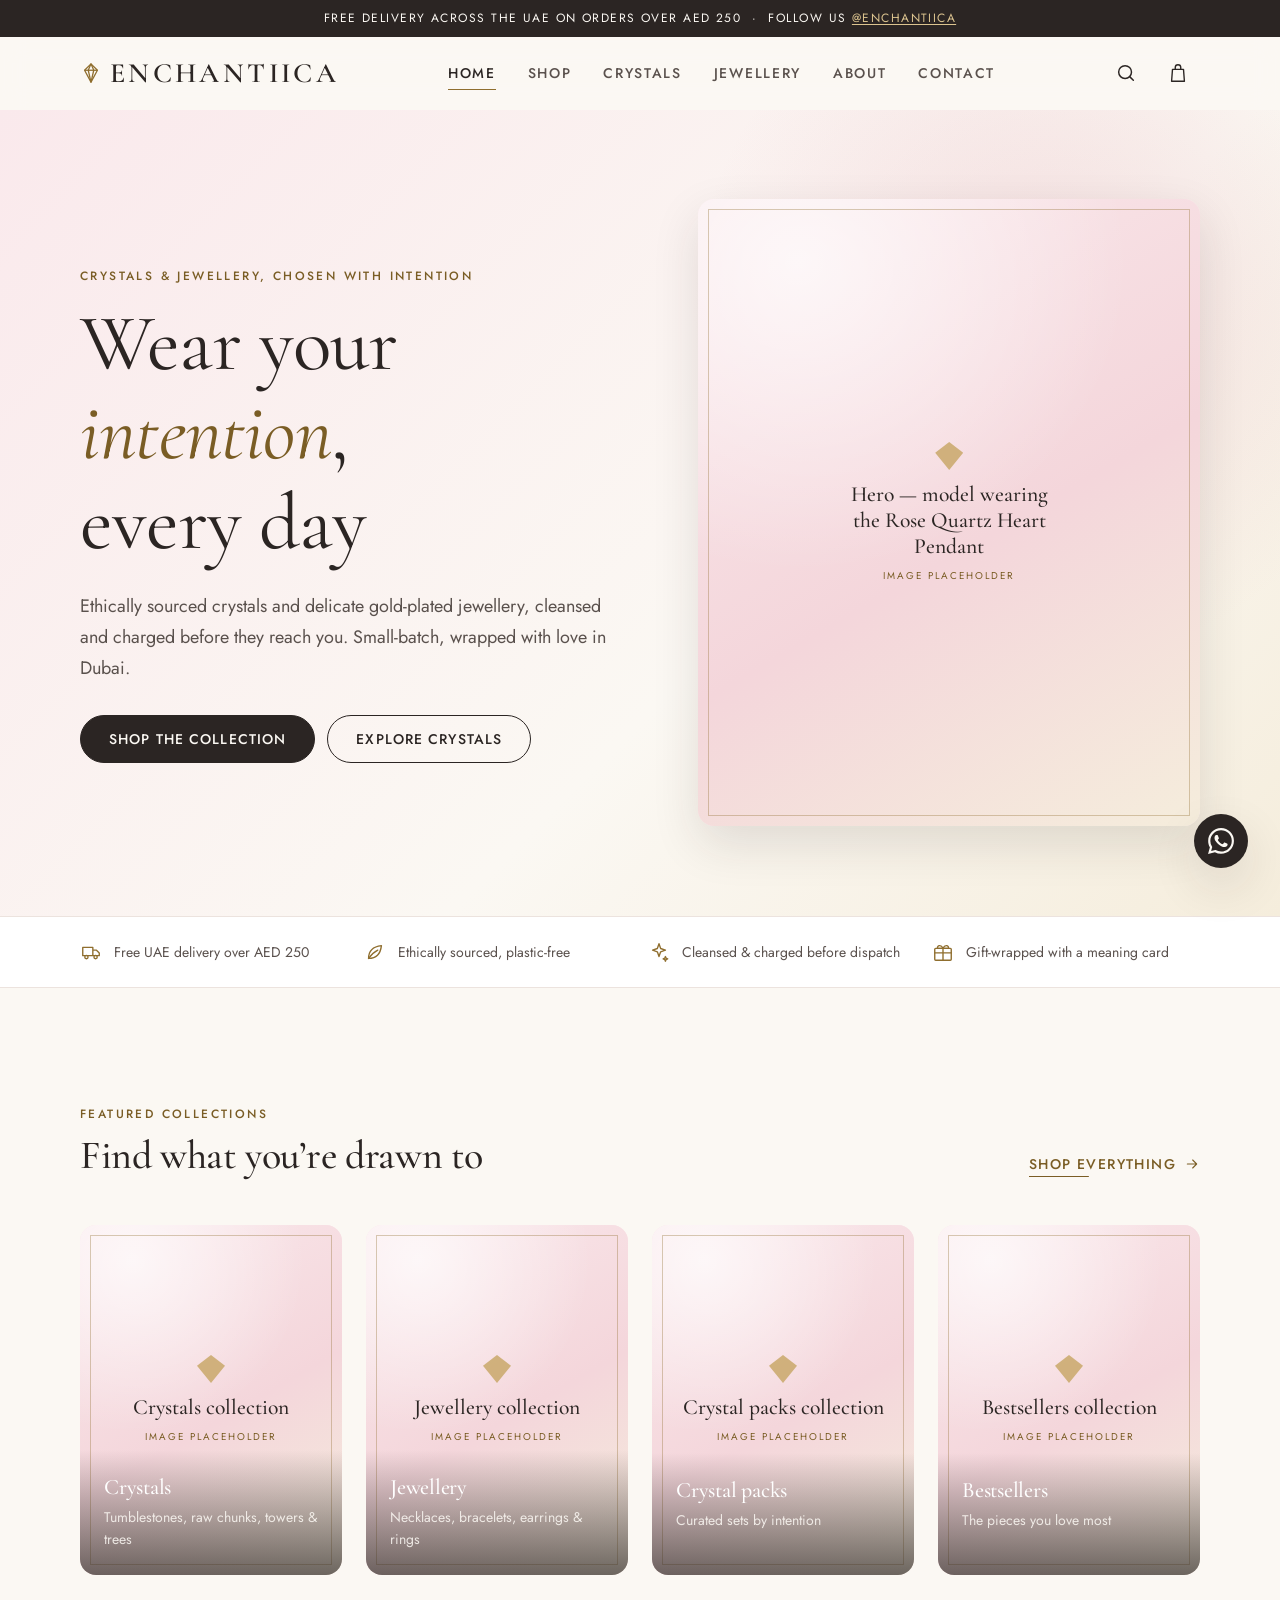
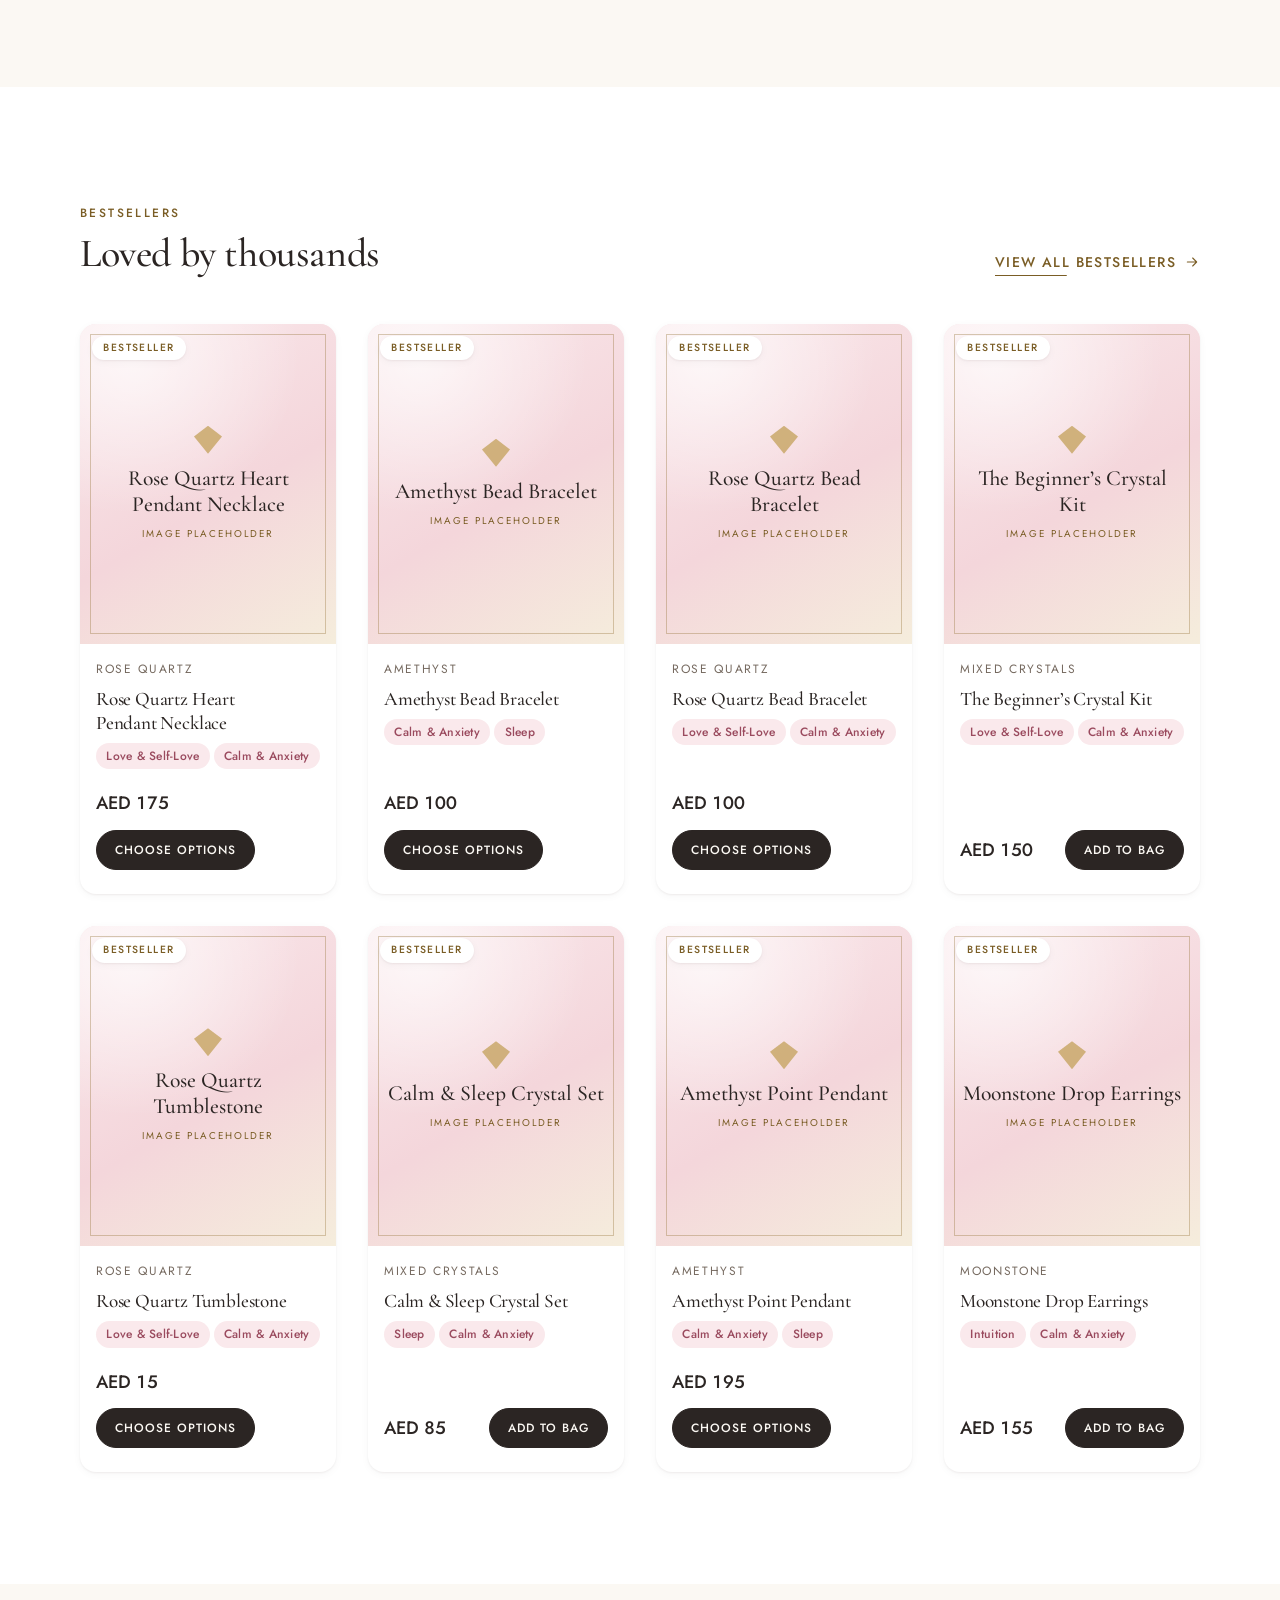
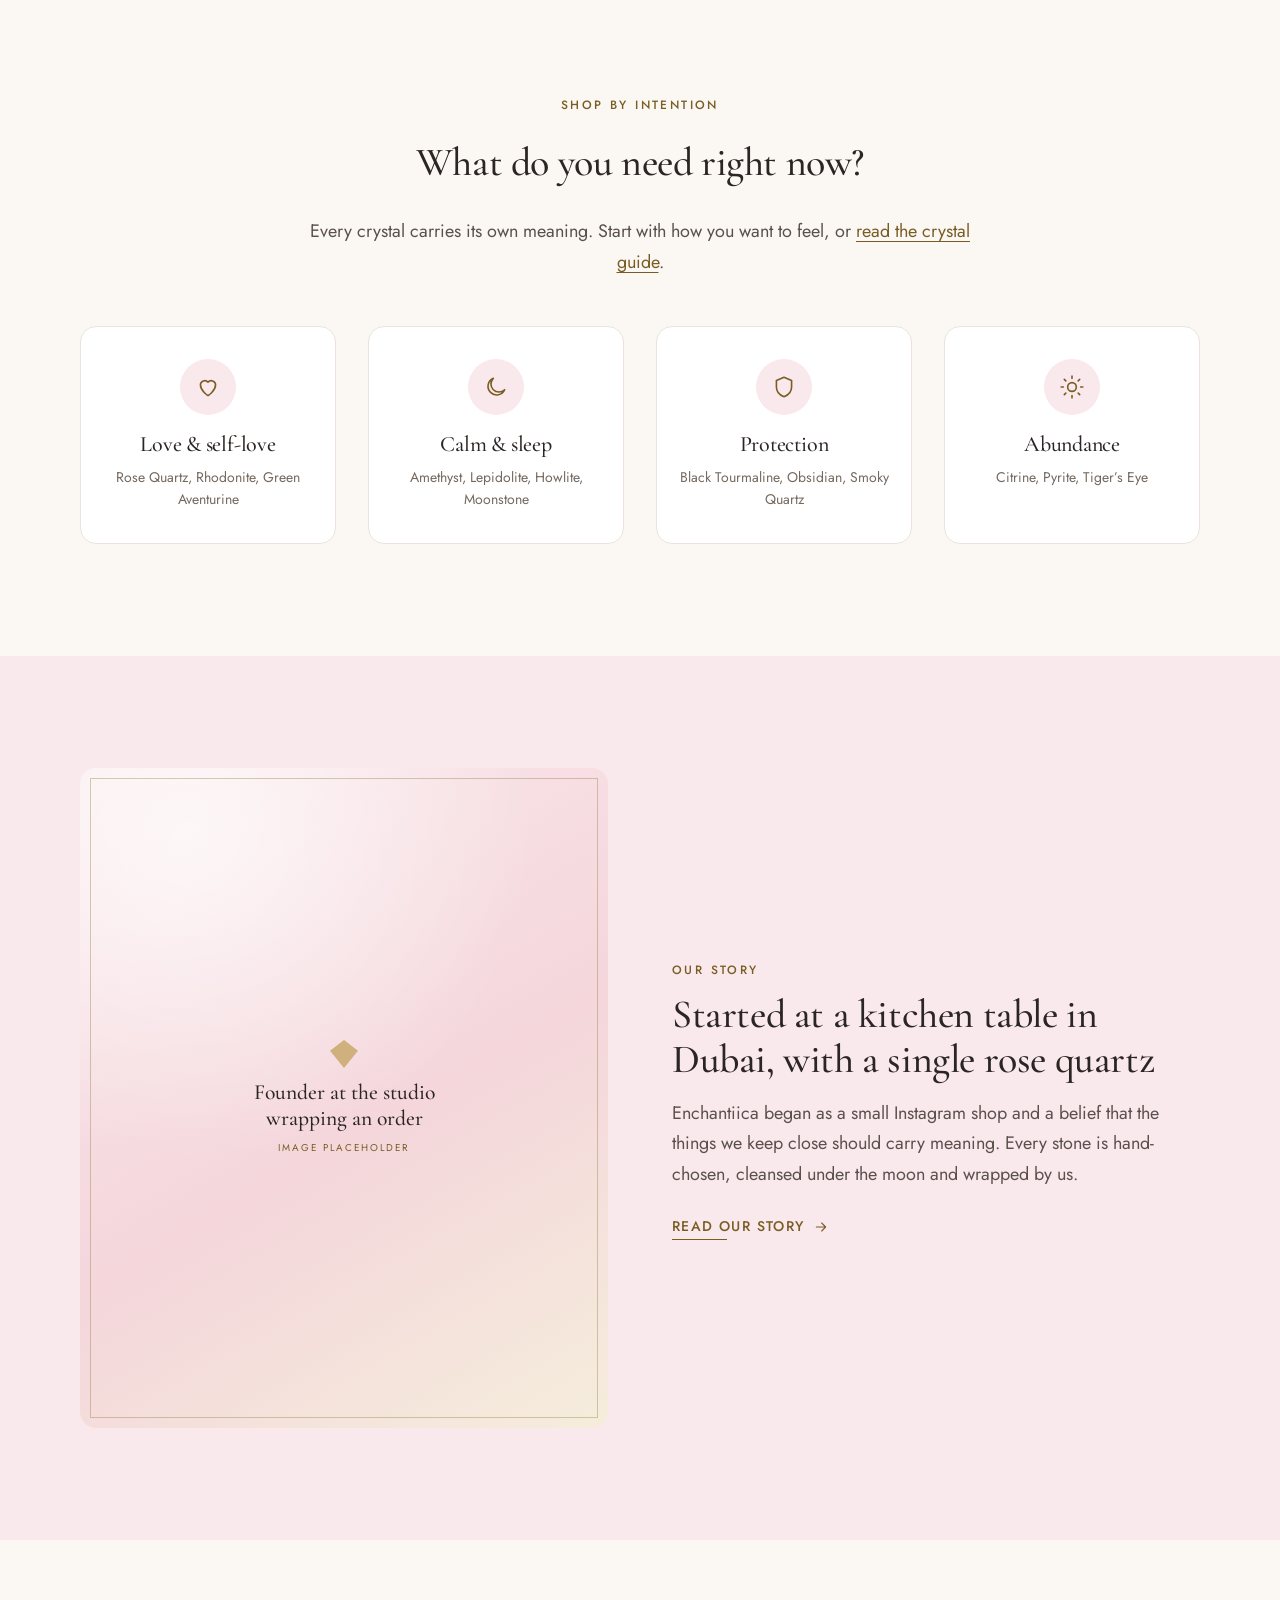
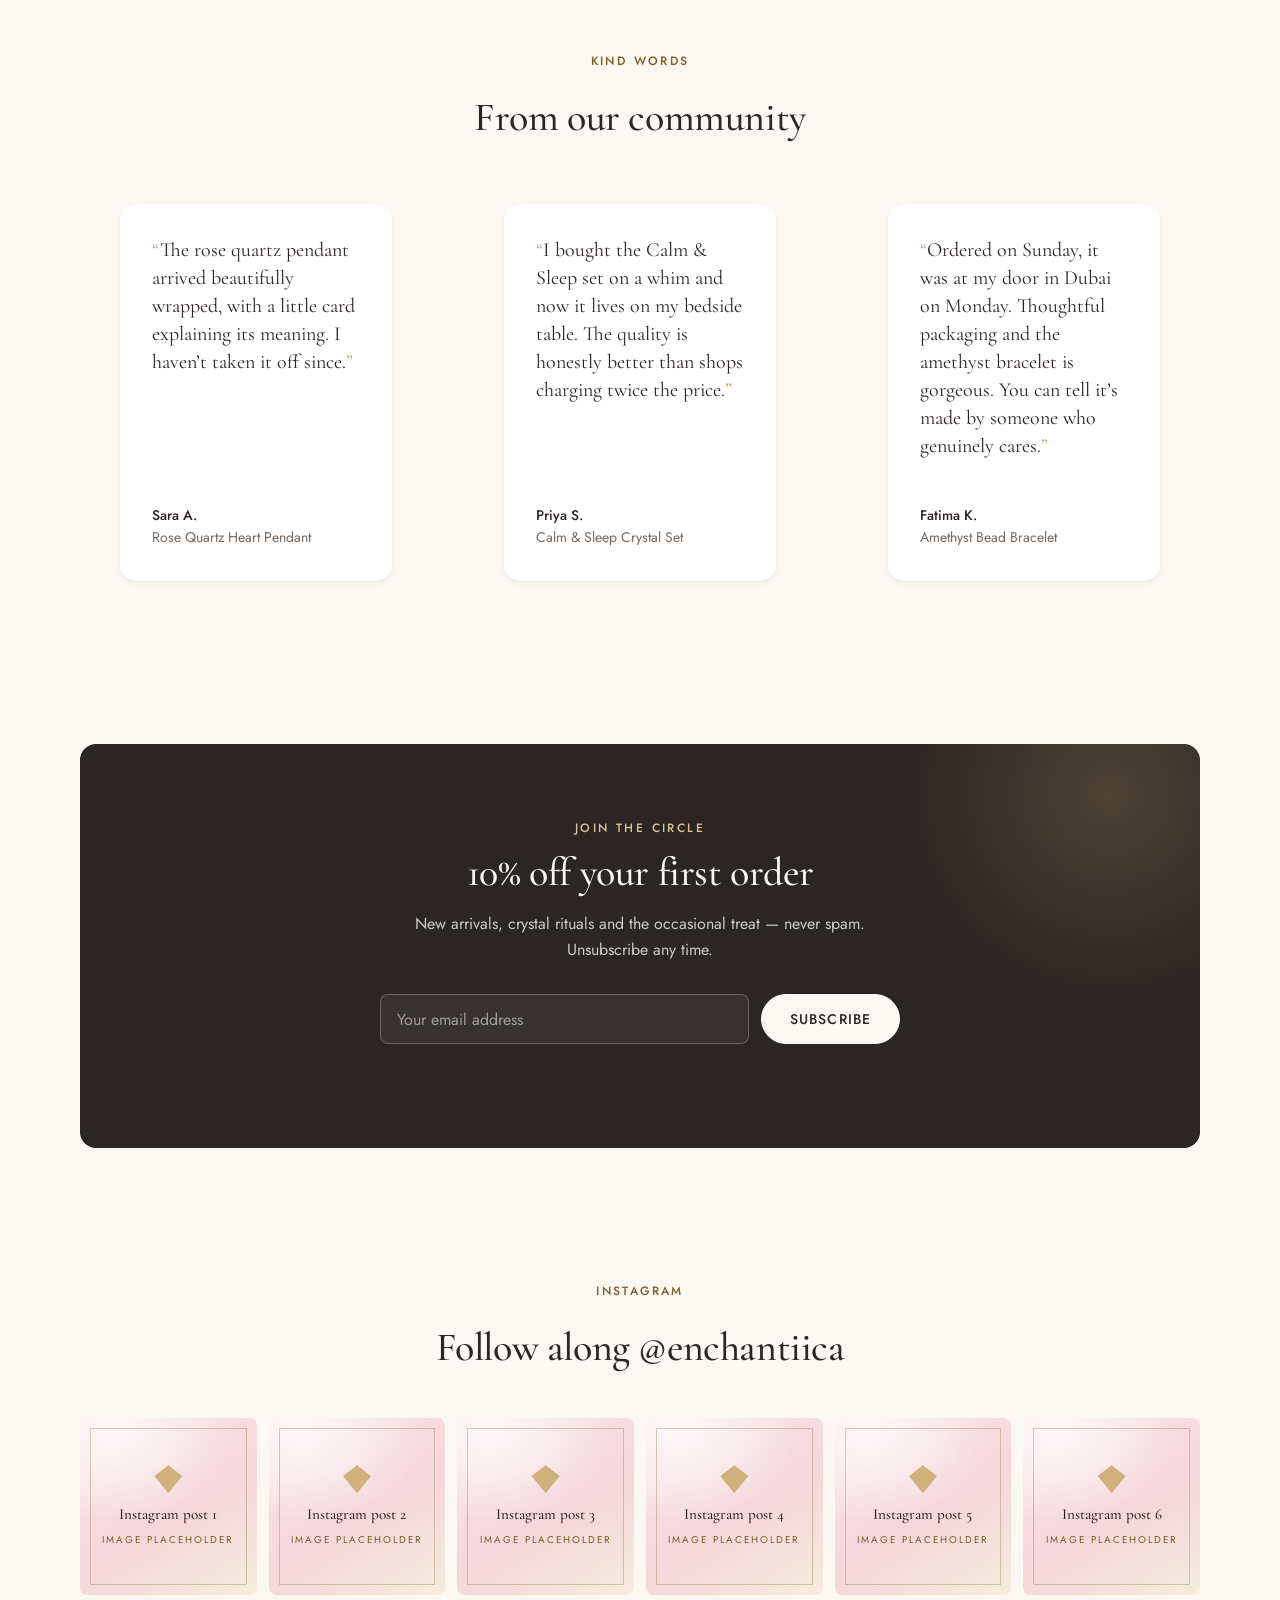
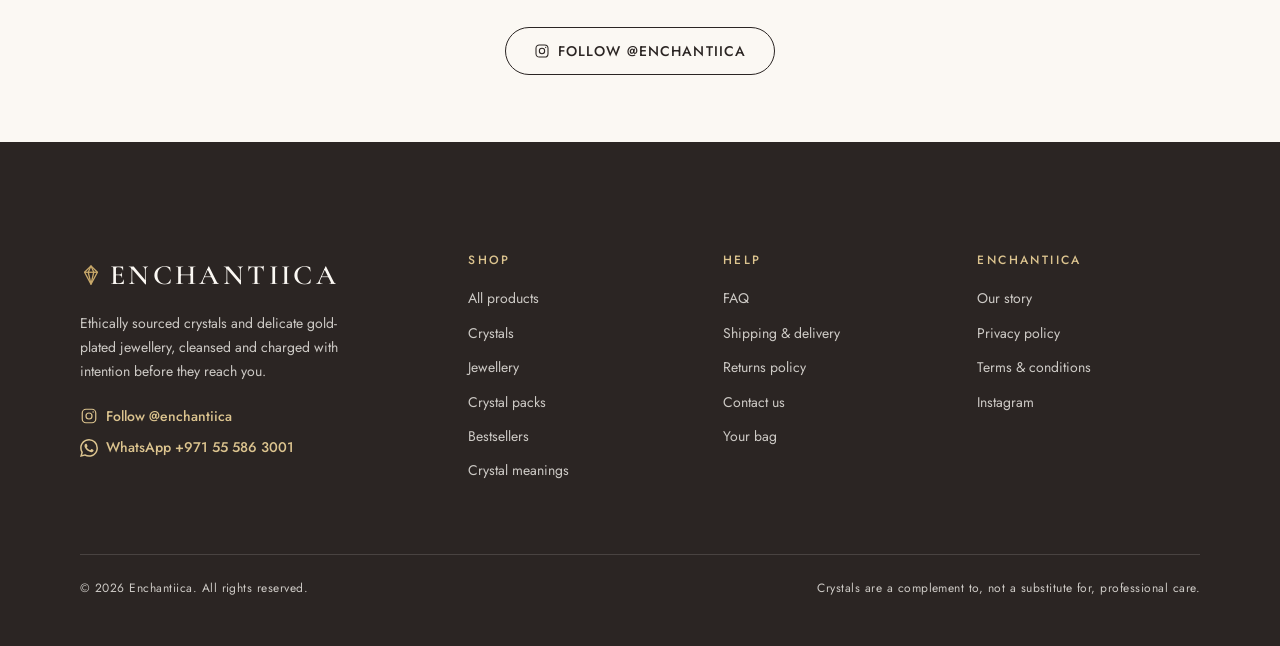
<file: index.html>
<!DOCTYPE html>
<html lang="en-GB">
<head>
  <meta charset="utf-8">
  <meta name="viewport" content="width=device-width, initial-scale=1">
  <title>Enchantiica — Crystals &amp; Crystal Jewellery, Chosen With Intention</title>
  <meta name="description" content="Enchantiica: ethically sourced crystals and delicate gold-plated crystal jewellery, cleansed and charged before dispatch. Rose quartz, amethyst, citrine, moonstone and more. Based in Dubai, free UAE delivery over AED 250.">
  <meta name="theme-color" content="#FBF8F3">
  <meta property="og:site_name" content="Enchantiica">
  <meta property="og:title" content="Enchantiica — Crystals &amp; Crystal Jewellery, Chosen With Intention">
  <meta property="og:description" content="Enchantiica: ethically sourced crystals and delicate gold-plated crystal jewellery, cleansed and charged before dispatch. Rose quartz, amethyst, citrine, moonstone and more. Based in Dubai, free UAE delivery over AED 250.">
  <meta property="og:type" content="website">
  <link rel="icon" href="favicon.svg" type="image/svg+xml">
  <link rel="preconnect" href="https://fonts.googleapis.com">
  <link rel="preconnect" href="https://fonts.gstatic.com" crossorigin>
  <link rel="stylesheet" href="https://fonts.googleapis.com/css2?family=Cormorant+Garamond:ital,wght@0,400;0,500;0,600;1,400&family=Jost:wght@400;500&display=swap">
  <link rel="stylesheet" href="css/styles.css">
  <script>document.documentElement.classList.add('js');</script>
</head>
<body data-page="home">
  <a class="skip-link" href="#main">Skip to content</a>
  <section class="announcement" aria-label="Announcement">Free delivery across the UAE on orders over AED 250<span class="announcement__extra"> &nbsp;·&nbsp; Follow us <a href="https://www.instagram.com/enchantiica" target="_blank" rel="noopener">@enchantiica<span class="visually-hidden"> (opens in a new tab)</span></a></span></section>

  <header class="header">
    <div class="container header__inner">
      <a class="logo" href="index.html" aria-label="Enchantiica — home"><svg viewBox="0 0 24 24" fill="none" stroke="currentColor" stroke-width="1.4" stroke-linejoin="round" aria-hidden="true"><path d="M12 2l7 7-7 13L5 9l7-7z"/><path d="M5 9h14"/><path d="M12 2L9 9l3 13 3-13-3-7"/></svg><span>Enchantiica</span></a>

      <nav class="nav" id="site-nav" aria-label="Main navigation">
        <ul class="nav__list">
          <li class="nav__item"><a class="nav__link" href="index.html">Home</a></li>
          <li class="nav__item">
            <a class="nav__link" href="shop.html">Shop</a>
            <button class="nav__toggle" type="button" aria-expanded="false" aria-controls="menu-shop" aria-label="Shop menu"><svg viewBox="0 0 24 24" fill="none" stroke="currentColor" stroke-width="1.6" stroke-linecap="round" stroke-linejoin="round" aria-hidden="true"><path d="M6 9l6 6 6-6"/></svg></button>
            <div class="nav__menu" id="menu-shop">
              <div class="nav__panel nav__panel--wide">
                <ul>
                  <li><span class="nav__group-title">Browse</span></li>
                  <li><a class="nav__menu-link nav__menu-link--all" href="shop.html">All products</a></li>
                  <li><a class="nav__menu-link" href="shop.html?sort=rating">Bestsellers</a></li>
                  <li><a class="nav__menu-link" href="crystals.html">Crystals</a></li>
                  <li><a class="nav__menu-link" href="jewellery.html">Jewellery</a></li>
                  <li><a class="nav__menu-link" href="crystals.html?sub=packs">Crystal packs</a></li>
                </ul>
                <ul>
                  <li><span class="nav__group-title">Shop by intention</span></li>
                  <li><a class="nav__menu-link" href="shop.html?good=love">Love &amp; self-love</a></li>
                  <li><a class="nav__menu-link" href="shop.html?good=calm,sleep">Calm &amp; sleep</a></li>
                  <li><a class="nav__menu-link" href="shop.html?good=protection,grounding">Protection &amp; grounding</a></li>
                  <li><a class="nav__menu-link" href="shop.html?good=abundance,confidence">Abundance &amp; confidence</a></li>
                  <li><a class="nav__menu-link" href="shop.html?good=clarity,energy">Clarity &amp; energy</a></li>
                </ul>
              </div>
            </div>
          </li>
          <li class="nav__item">
            <a class="nav__link" href="crystals.html">Crystals</a>
            <button class="nav__toggle" type="button" aria-expanded="false" aria-controls="menu-crystals" aria-label="Crystals menu"><svg viewBox="0 0 24 24" fill="none" stroke="currentColor" stroke-width="1.6" stroke-linecap="round" stroke-linejoin="round" aria-hidden="true"><path d="M6 9l6 6 6-6"/></svg></button>
            <div class="nav__menu" id="menu-crystals">
              <ul class="nav__panel">
                <li><a class="nav__menu-link nav__menu-link--all" href="crystals.html">All crystals</a></li>
                <li><a class="nav__menu-link" href="crystals.html?sub=tumblestones">Tumblestones</a></li>
                <li><a class="nav__menu-link" href="crystals.html?sub=rough">Rough crystals &amp; raw chunks</a></li>
                <li><a class="nav__menu-link" href="crystals.html?sub=packs">Crystal packs</a></li>
                <li><a class="nav__menu-link" href="crystals.html?sub=shapes">Towers, pyramids, trees &amp; shapes</a></li>
                <li><a class="nav__menu-link nav__menu-link--guide" href="crystal-meanings.html">Crystal meanings &amp; benefits</a></li>
              </ul>
            </div>
          </li>
          <li class="nav__item">
            <a class="nav__link" href="jewellery.html">Jewellery</a>
            <button class="nav__toggle" type="button" aria-expanded="false" aria-controls="menu-jewellery" aria-label="Jewellery menu"><svg viewBox="0 0 24 24" fill="none" stroke="currentColor" stroke-width="1.6" stroke-linecap="round" stroke-linejoin="round" aria-hidden="true"><path d="M6 9l6 6 6-6"/></svg></button>
            <div class="nav__menu" id="menu-jewellery">
              <ul class="nav__panel">
                <li><a class="nav__menu-link nav__menu-link--all" href="jewellery.html">All jewellery</a></li>
                <li><a class="nav__menu-link" href="jewellery.html?sub=necklaces">Necklaces &amp; pendants</a></li>
                <li><a class="nav__menu-link" href="jewellery.html?sub=bracelets">Bracelets</a></li>
                <li><a class="nav__menu-link" href="jewellery.html?sub=earrings">Earrings</a></li>
                <li><a class="nav__menu-link" href="jewellery.html?sub=rings">Rings</a></li>
              </ul>
            </div>
          </li>
          <li class="nav__item"><a class="nav__link" href="about.html">About</a></li>
          <li class="nav__item"><a class="nav__link" href="contact.html">Contact</a></li>
        </ul>
        <div class="nav__secondary">
          <a href="crystal-meanings.html">Crystal meanings</a>
          <a href="faq.html">FAQ</a>
          <a href="shipping.html">Delivery</a>
          <a href="returns.html">Returns</a>
          <a href="cart.html">Your bag</a>
        </div>
        <a class="nav__ig" href="https://www.instagram.com/enchantiica" target="_blank" rel="noopener"><svg viewBox="0 0 24 24" fill="none" stroke="currentColor" stroke-width="1.6" stroke-linecap="round" stroke-linejoin="round" aria-hidden="true"><rect x="3" y="3" width="18" height="18" rx="5"/><circle cx="12" cy="12" r="4"/><circle cx="17.5" cy="6.5" r="1" fill="currentColor" stroke="none"/></svg><span>@enchantiica<span class="visually-hidden"> (opens in a new tab)</span></span></a>
        <a class="nav__ig" href="https://wa.me/971555863001?text=Hi%20Enchantiica%2C%20I%20have%20a%20question%20about%20" target="_blank" rel="noopener"><svg viewBox="0 0 24 24" fill="currentColor" aria-hidden="true"><path d="M17.472 14.382c-.297-.149-1.758-.867-2.03-.967-.273-.099-.471-.148-.67.15-.197.297-.767.966-.94 1.164-.173.199-.347.223-.644.075-.297-.15-1.255-.463-2.39-1.475-.883-.788-1.48-1.761-1.653-2.059-.173-.297-.018-.458.13-.606.134-.133.298-.347.446-.52.149-.174.198-.298.298-.497.099-.198.05-.371-.025-.52-.075-.149-.669-1.612-.916-2.207-.242-.579-.487-.5-.669-.51-.173-.008-.371-.01-.57-.01-.198 0-.52.074-.792.372-.272.297-1.04 1.016-1.04 2.479 0 1.462 1.065 2.875 1.213 3.074.149.198 2.096 3.2 5.077 4.487.709.306 1.262.489 1.694.625.712.227 1.36.195 1.871.118.571-.085 1.758-.719 2.006-1.413.248-.694.248-1.289.173-1.413-.074-.124-.272-.198-.57-.347m-5.421 7.403h-.004a9.87 9.87 0 0 1-5.031-1.378l-.361-.214-3.741.982.998-3.648-.235-.374a9.86 9.86 0 0 1-1.51-5.26c.001-5.45 4.436-9.884 9.888-9.884 2.64 0 5.122 1.03 6.988 2.898a9.825 9.825 0 0 1 2.893 6.994c-.003 5.45-4.437 9.885-9.885 9.885m8.413-18.297A11.815 11.815 0 0 0 12.05 0C5.495 0 .16 5.335.157 11.892c0 2.096.547 4.142 1.588 5.945L.057 24l6.305-1.654a11.882 11.882 0 0 0 5.683 1.448h.005c6.554 0 11.89-5.335 11.893-11.893a11.821 11.821 0 0 0-3.48-8.413z"/></svg><span>WhatsApp +971 55 586 3001<span class="visually-hidden"> (opens in a new tab)</span></span></a>
      </nav>

      <div class="header__actions">
        <button class="icon-btn" type="button" data-search-toggle aria-expanded="false" aria-controls="site-search" aria-label="Search"><svg viewBox="0 0 24 24" fill="none" stroke="currentColor" stroke-width="1.6" stroke-linecap="round" stroke-linejoin="round" aria-hidden="true"><circle cx="11" cy="11" r="7"/><path d="M20 20l-3.5-3.5"/></svg></button>
        <a class="icon-btn" href="cart.html" aria-label="Bag, 0 items"><svg viewBox="0 0 24 24" fill="none" stroke="currentColor" stroke-width="1.5" stroke-linecap="round" stroke-linejoin="round" aria-hidden="true"><path d="M6 8h12l1 13H5L6 8z"/><path d="M9 8V6a3 3 0 0 1 6 0v2"/></svg><span class="cart-count" aria-hidden="true">0</span></a>
        <button class="icon-btn burger" type="button" aria-expanded="false" aria-controls="site-nav" aria-label="Open menu">
          <span class="burger__lines" aria-hidden="true"><span></span><span></span><span></span></span>
        </button>
      </div>
    </div>

    <div class="search" id="site-search" hidden>
      <div class="container">
        <form class="search__form" role="search" action="shop.html" method="get">
          <label class="visually-hidden" for="search-input">Search products</label>
          <span class="search__icon" aria-hidden="true"><svg viewBox="0 0 24 24" fill="none" stroke="currentColor" stroke-width="1.6" stroke-linecap="round" stroke-linejoin="round" aria-hidden="true"><circle cx="11" cy="11" r="7"/><path d="M20 20l-3.5-3.5"/></svg></span>
          <input class="search__input" id="search-input" name="q" type="search" placeholder="Search crystals, jewellery or a feeling — “amethyst”, “bracelet”, “calm”" autocomplete="off" spellcheck="false">
          <button class="btn btn--small search__submit" type="submit">Search</button>
          <button class="icon-btn" type="button" data-search-close aria-label="Close search"><svg viewBox="0 0 24 24" fill="none" stroke="currentColor" stroke-width="1.6" stroke-linecap="round" aria-hidden="true"><path d="M6 6l12 12M18 6L6 18"/></svg></button>
        </form>
        <div class="search__results" data-search-results aria-live="polite"></div>
      </div>
    </div>
  </header>

  <main id="main" tabindex="-1">
    <section class="hero" aria-labelledby="hero-title">
      <div class="container hero__inner">
        <div class="hero__body" data-reveal>
          <span class="eyebrow">Crystals &amp; jewellery, chosen with intention</span>
          <h1 class="hero__title" id="hero-title">Wear your <em>intention</em>, every day</h1>
          <p class="lead hero__text">Ethically sourced crystals and delicate gold-plated jewellery, cleansed and charged before they reach you. Small-batch, wrapped with love in Dubai.</p>
          <div class="btn-row hero__actions">
            <a class="btn" href="shop.html">Shop the collection</a>
            <a class="btn btn--outline" href="crystals.html">Explore crystals</a>
          </div>
        </div>
        <div class="hero__media" data-reveal data-reveal-delay="1">
          <div class="media media--hero media--lg"><div class="ph" role="img" aria-label="Image placeholder: Hero — model wearing the Rose Quartz Heart Pendant"><span class="ph__icon" aria-hidden="true"></span><span class="ph__name">Hero — model wearing the Rose Quartz Heart Pendant</span><span class="ph__tag">Image placeholder</span></div></div>
        </div>
      </div>
    </section>

    <section class="usp" aria-label="Why shop with Enchantiica">
      <div class="container">
        <ul class="usp__list">
          <li class="usp__item"><svg viewBox="0 0 24 24" fill="none" stroke="currentColor" stroke-width="1.5" stroke-linecap="round" stroke-linejoin="round" aria-hidden="true"><path d="M3 7h11v9H3zM14 10h4l3 3v3h-7z"/><circle cx="7" cy="17.5" r="1.8"/><circle cx="17" cy="17.5" r="1.8"/></svg><span>Free UAE delivery over AED 250</span></li>
          <li class="usp__item"><svg viewBox="0 0 24 24" fill="none" stroke="currentColor" stroke-width="1.5" stroke-linecap="round" stroke-linejoin="round" aria-hidden="true"><path d="M5 19c0-8 5-13 14-14-1 9-6 14-14 14z"/><path d="M5 19c3-4 6-7 10-9"/></svg><span>Ethically sourced, plastic-free</span></li>
          <li class="usp__item"><svg viewBox="0 0 24 24" fill="none" stroke="currentColor" stroke-width="1.5" stroke-linecap="round" stroke-linejoin="round" aria-hidden="true"><path d="M12 3l1.8 5.2L19 10l-5.2 1.8L12 17l-1.8-5.2L5 10l5.2-1.8z"/><path d="M19 17l.7 1.8 1.8.7-1.8.7L19 22l-.7-1.8-1.8-.7 1.8-.7z"/></svg><span>Cleansed &amp; charged before dispatch</span></li>
          <li class="usp__item"><svg viewBox="0 0 24 24" fill="none" stroke="currentColor" stroke-width="1.5" stroke-linecap="round" stroke-linejoin="round" aria-hidden="true"><rect x="3" y="8" width="18" height="13" rx="1"/><path d="M12 8v13M3 13h18"/><path d="M12 8c-2-4.5-6.5-3.5-6 0h6zm0 0c2-4.5 6.5-3.5 6 0h-6z"/></svg><span>Gift-wrapped with a meaning card</span></li>
        </ul>
      </div>
    </section>

    <section class="section" aria-labelledby="collections-title">
      <div class="container">
        <div class="section__head" data-reveal>
          <div>
            <span class="eyebrow">Featured collections</span>
            <h2 id="collections-title">Find what you’re drawn to</h2>
          </div>
          <a class="link-arrow" href="shop.html">Shop everything <svg viewBox="0 0 24 24" fill="none" stroke="currentColor" stroke-width="1.6" stroke-linecap="round" stroke-linejoin="round" aria-hidden="true"><path d="M5 12h14M13 6l6 6-6 6"/></svg></a>
        </div>
        <div class="grid grid--collections">
          <a class="collection" href="crystals.html" data-reveal>
            <div class="media media--tall"><div class="ph" role="img" aria-label="Image placeholder: Crystals collection"><span class="ph__icon" aria-hidden="true"></span><span class="ph__name">Crystals collection</span><span class="ph__tag">Image placeholder</span></div></div>
            <div class="collection__overlay"><h3 class="collection__title">Crystals</h3><p class="collection__sub">Tumblestones, raw chunks, towers &amp; trees</p></div>
          </a>
          <a class="collection" href="jewellery.html" data-reveal data-reveal-delay="1">
            <div class="media media--tall"><div class="ph" role="img" aria-label="Image placeholder: Jewellery collection"><span class="ph__icon" aria-hidden="true"></span><span class="ph__name">Jewellery collection</span><span class="ph__tag">Image placeholder</span></div></div>
            <div class="collection__overlay"><h3 class="collection__title">Jewellery</h3><p class="collection__sub">Necklaces, bracelets, earrings &amp; rings</p></div>
          </a>
          <a class="collection" href="crystals.html?sub=packs" data-reveal data-reveal-delay="2">
            <div class="media media--tall"><div class="ph" role="img" aria-label="Image placeholder: Crystal packs collection"><span class="ph__icon" aria-hidden="true"></span><span class="ph__name">Crystal packs collection</span><span class="ph__tag">Image placeholder</span></div></div>
            <div class="collection__overlay"><h3 class="collection__title">Crystal packs</h3><p class="collection__sub">Curated sets by intention</p></div>
          </a>
          <a class="collection" href="shop.html?sort=rating" data-reveal data-reveal-delay="3">
            <div class="media media--tall"><div class="ph" role="img" aria-label="Image placeholder: Bestsellers collection"><span class="ph__icon" aria-hidden="true"></span><span class="ph__name">Bestsellers collection</span><span class="ph__tag">Image placeholder</span></div></div>
            <div class="collection__overlay"><h3 class="collection__title">Bestsellers</h3><p class="collection__sub">The pieces you love most</p></div>
          </a>
        </div>
      </div>
    </section>

    <section class="section section--surface" aria-labelledby="bestsellers-title">
      <div class="container">
        <div class="section__head" data-reveal>
          <div>
            <span class="eyebrow">Bestsellers</span>
            <h2 id="bestsellers-title">Loved by thousands</h2>
          </div>
          <a class="link-arrow" href="shop.html?sort=rating">View all bestsellers <svg viewBox="0 0 24 24" fill="none" stroke="currentColor" stroke-width="1.6" stroke-linecap="round" stroke-linejoin="round" aria-hidden="true"><path d="M5 12h14M13 6l6 6-6 6"/></svg></a>
        </div>
        <div class="grid grid--4" data-bestsellers="8">
          <noscript><p>Enable JavaScript to see our bestsellers, or <a class="link" href="shop.html">browse the shop</a>.</p></noscript>
        </div>
      </div>
    </section>

    <section class="section" aria-labelledby="intentions-title">
      <div class="container">
        <div class="section__head section__head--center" data-reveal>
          <span class="eyebrow">Shop by intention</span>
          <h2 id="intentions-title">What do you need right now?</h2>
          <p class="lead">Every crystal carries its own meaning. Start with how you want to feel, or <a class="link" href="crystal-meanings.html">read the crystal guide</a>.</p>
        </div>
        <div class="grid grid--4">
          <a class="intention" href="shop.html?good=love" data-reveal>
            <span class="intention__icon"><svg viewBox="0 0 24 24" fill="none" stroke="currentColor" stroke-width="1.5" stroke-linecap="round" stroke-linejoin="round" aria-hidden="true"><path d="M12 20s-7-4.5-7-10a4 4 0 0 1 7-2.5A4 4 0 0 1 19 10c0 5.5-7 10-7 10z"/></svg></span>
            <h3>Love &amp; self-love</h3>
            <p>Rose Quartz, Rhodonite, Green Aventurine</p>
          </a>
          <a class="intention" href="shop.html?good=calm,sleep" data-reveal data-reveal-delay="1">
            <span class="intention__icon"><svg viewBox="0 0 24 24" fill="none" stroke="currentColor" stroke-width="1.5" stroke-linecap="round" stroke-linejoin="round" aria-hidden="true"><path d="M20 14.5A8 8 0 1 1 9.5 4a6.5 6.5 0 0 0 10.5 10.5z"/></svg></span>
            <h3>Calm &amp; sleep</h3>
            <p>Amethyst, Lepidolite, Howlite, Moonstone</p>
          </a>
          <a class="intention" href="shop.html?good=protection" data-reveal data-reveal-delay="2">
            <span class="intention__icon"><svg viewBox="0 0 24 24" fill="none" stroke="currentColor" stroke-width="1.5" stroke-linecap="round" stroke-linejoin="round" aria-hidden="true"><path d="M12 3l7 3v6c0 4.5-3 7.5-7 9-4-1.5-7-4.5-7-9V6l7-3z"/></svg></span>
            <h3>Protection</h3>
            <p>Black Tourmaline, Obsidian, Smoky Quartz</p>
          </a>
          <a class="intention" href="shop.html?good=abundance" data-reveal data-reveal-delay="3">
            <span class="intention__icon"><svg viewBox="0 0 24 24" fill="none" stroke="currentColor" stroke-width="1.5" stroke-linecap="round" stroke-linejoin="round" aria-hidden="true"><circle cx="12" cy="12" r="4"/><path d="M12 2v2M12 20v2M2 12h2M20 12h2M4.9 4.9l1.4 1.4M17.7 17.7l1.4 1.4M4.9 19.1l1.4-1.4M17.7 6.3l1.4-1.4"/></svg></span>
            <h3>Abundance</h3>
            <p>Citrine, Pyrite, Tiger’s Eye</p>
          </a>
        </div>
      </div>
    </section>

    <section class="section section--blush" aria-labelledby="story-title">
      <div class="container">
        <div class="story">
          <div class="story__media" data-reveal>
            <div class="media media--portrait media--lg"><div class="ph" role="img" aria-label="Image placeholder: Founder at the studio wrapping an order"><span class="ph__icon" aria-hidden="true"></span><span class="ph__name">Founder at the studio wrapping an order</span><span class="ph__tag">Image placeholder</span></div></div>
          </div>
          <div class="story__body" data-reveal data-reveal-delay="1">
            <span class="eyebrow">Our story</span>
            <h2 id="story-title">Started at a kitchen table in Dubai, with a single rose quartz</h2>
            <p class="lead">Enchantiica began as a small Instagram shop and a belief that the things we keep close should carry meaning. Every stone is hand-chosen, cleansed under the moon and wrapped by us.</p>
            <a class="link-arrow" href="about.html">Read our story <svg viewBox="0 0 24 24" fill="none" stroke="currentColor" stroke-width="1.6" stroke-linecap="round" stroke-linejoin="round" aria-hidden="true"><path d="M5 12h14M13 6l6 6-6 6"/></svg></a>
          </div>
        </div>
      </div>
    </section>

    <section class="section" aria-labelledby="reviews-title">
      <div class="container">
        <div class="section__head section__head--center" data-reveal>
          <span class="eyebrow">Kind words</span>
          <h2 id="reviews-title">From our community</h2>
        </div>
        <div class="grid grid--testimonials">
          <figure class="testimonial" data-reveal>
            <blockquote class="testimonial__quote">The rose quartz pendant arrived beautifully wrapped, with a little card explaining its meaning. I haven’t taken it off since.</blockquote>
            <figcaption class="testimonial__meta"><strong>Sara A.</strong>Rose Quartz Heart Pendant</figcaption>
          </figure>
          <figure class="testimonial" data-reveal data-reveal-delay="1">
            <blockquote class="testimonial__quote">I bought the Calm &amp; Sleep set on a whim and now it lives on my bedside table. The quality is honestly better than shops charging twice the price.</blockquote>
            <figcaption class="testimonial__meta"><strong>Priya S.</strong>Calm &amp; Sleep Crystal Set</figcaption>
          </figure>
          <figure class="testimonial" data-reveal data-reveal-delay="2">
            <blockquote class="testimonial__quote">Ordered on Sunday, it was at my door in Dubai on Monday. Thoughtful packaging and the amethyst bracelet is gorgeous. You can tell it’s made by someone who genuinely cares.</blockquote>
            <figcaption class="testimonial__meta"><strong>Fatima K.</strong>Amethyst Bead Bracelet</figcaption>
          </figure>
        </div>
      </div>
    </section>

    <section class="section section--tight" aria-labelledby="newsletter-title">
      <div class="container">
        <div class="newsletter" data-reveal>
          <span class="eyebrow">Join the circle</span>
          <h2 id="newsletter-title">10% off your first order</h2>
          <p>New arrivals, crystal rituals and the occasional treat — never spam. Unsubscribe any time.</p>
          <form class="newsletter__form" data-newsletter novalidate>
            <label class="visually-hidden" for="newsletter-email">Email address</label>
            <input class="form-input" id="newsletter-email" type="email" name="email" placeholder="Your email address" autocomplete="email" required>
            <button class="btn btn--light" type="submit">Subscribe</button>
          </form>
          <p class="newsletter__msg" aria-live="polite"></p>
        </div>
      </div>
    </section>

    <section class="section section--tight" aria-labelledby="ig-title">
      <div class="container">
        <div class="section__head section__head--center" data-reveal>
          <span class="eyebrow">Instagram</span>
          <h2 id="ig-title">Follow along @enchantiica</h2>
        </div>
        <div class="ig-grid" data-reveal>
          <a class="ig-tile" href="https://www.instagram.com/enchantiica" target="_blank" rel="noopener" aria-label="Instagram post 1 — opens Instagram in a new tab"><div class="media media--square"><div class="ph" role="img" aria-label="Image placeholder: Instagram post 1"><span class="ph__icon" aria-hidden="true"></span><span class="ph__name">Instagram post 1</span><span class="ph__tag">Image placeholder</span></div></div><span class="ig-tile__hover" aria-hidden="true"><svg viewBox="0 0 24 24" fill="none" stroke="currentColor" stroke-width="1.6" stroke-linecap="round" stroke-linejoin="round" aria-hidden="true"><rect x="3" y="3" width="18" height="18" rx="5"/><circle cx="12" cy="12" r="4"/><circle cx="17.5" cy="6.5" r="1" fill="currentColor" stroke="none"/></svg></span></a>
          <a class="ig-tile" href="https://www.instagram.com/enchantiica" target="_blank" rel="noopener" aria-label="Instagram post 2 — opens Instagram in a new tab"><div class="media media--square"><div class="ph" role="img" aria-label="Image placeholder: Instagram post 2"><span class="ph__icon" aria-hidden="true"></span><span class="ph__name">Instagram post 2</span><span class="ph__tag">Image placeholder</span></div></div><span class="ig-tile__hover" aria-hidden="true"><svg viewBox="0 0 24 24" fill="none" stroke="currentColor" stroke-width="1.6" stroke-linecap="round" stroke-linejoin="round" aria-hidden="true"><rect x="3" y="3" width="18" height="18" rx="5"/><circle cx="12" cy="12" r="4"/><circle cx="17.5" cy="6.5" r="1" fill="currentColor" stroke="none"/></svg></span></a>
          <a class="ig-tile" href="https://www.instagram.com/enchantiica" target="_blank" rel="noopener" aria-label="Instagram post 3 — opens Instagram in a new tab"><div class="media media--square"><div class="ph" role="img" aria-label="Image placeholder: Instagram post 3"><span class="ph__icon" aria-hidden="true"></span><span class="ph__name">Instagram post 3</span><span class="ph__tag">Image placeholder</span></div></div><span class="ig-tile__hover" aria-hidden="true"><svg viewBox="0 0 24 24" fill="none" stroke="currentColor" stroke-width="1.6" stroke-linecap="round" stroke-linejoin="round" aria-hidden="true"><rect x="3" y="3" width="18" height="18" rx="5"/><circle cx="12" cy="12" r="4"/><circle cx="17.5" cy="6.5" r="1" fill="currentColor" stroke="none"/></svg></span></a>
          <a class="ig-tile" href="https://www.instagram.com/enchantiica" target="_blank" rel="noopener" aria-label="Instagram post 4 — opens Instagram in a new tab"><div class="media media--square"><div class="ph" role="img" aria-label="Image placeholder: Instagram post 4"><span class="ph__icon" aria-hidden="true"></span><span class="ph__name">Instagram post 4</span><span class="ph__tag">Image placeholder</span></div></div><span class="ig-tile__hover" aria-hidden="true"><svg viewBox="0 0 24 24" fill="none" stroke="currentColor" stroke-width="1.6" stroke-linecap="round" stroke-linejoin="round" aria-hidden="true"><rect x="3" y="3" width="18" height="18" rx="5"/><circle cx="12" cy="12" r="4"/><circle cx="17.5" cy="6.5" r="1" fill="currentColor" stroke="none"/></svg></span></a>
          <a class="ig-tile" href="https://www.instagram.com/enchantiica" target="_blank" rel="noopener" aria-label="Instagram post 5 — opens Instagram in a new tab"><div class="media media--square"><div class="ph" role="img" aria-label="Image placeholder: Instagram post 5"><span class="ph__icon" aria-hidden="true"></span><span class="ph__name">Instagram post 5</span><span class="ph__tag">Image placeholder</span></div></div><span class="ig-tile__hover" aria-hidden="true"><svg viewBox="0 0 24 24" fill="none" stroke="currentColor" stroke-width="1.6" stroke-linecap="round" stroke-linejoin="round" aria-hidden="true"><rect x="3" y="3" width="18" height="18" rx="5"/><circle cx="12" cy="12" r="4"/><circle cx="17.5" cy="6.5" r="1" fill="currentColor" stroke="none"/></svg></span></a>
          <a class="ig-tile" href="https://www.instagram.com/enchantiica" target="_blank" rel="noopener" aria-label="Instagram post 6 — opens Instagram in a new tab"><div class="media media--square"><div class="ph" role="img" aria-label="Image placeholder: Instagram post 6"><span class="ph__icon" aria-hidden="true"></span><span class="ph__name">Instagram post 6</span><span class="ph__tag">Image placeholder</span></div></div><span class="ig-tile__hover" aria-hidden="true"><svg viewBox="0 0 24 24" fill="none" stroke="currentColor" stroke-width="1.6" stroke-linecap="round" stroke-linejoin="round" aria-hidden="true"><rect x="3" y="3" width="18" height="18" rx="5"/><circle cx="12" cy="12" r="4"/><circle cx="17.5" cy="6.5" r="1" fill="currentColor" stroke="none"/></svg></span></a>
        </div>
        <div class="text-center" style="margin-top: var(--space-6)">
          <a class="btn btn--outline" href="https://www.instagram.com/enchantiica" target="_blank" rel="noopener"><svg viewBox="0 0 24 24" fill="none" stroke="currentColor" stroke-width="1.6" stroke-linecap="round" stroke-linejoin="round" aria-hidden="true"><rect x="3" y="3" width="18" height="18" rx="5"/><circle cx="12" cy="12" r="4"/><circle cx="17.5" cy="6.5" r="1" fill="currentColor" stroke="none"/></svg> Follow @enchantiica<span class="visually-hidden"> (opens in a new tab)</span></a>
        </div>
      </div>
    </section>
  </main>

  <footer class="footer">
    <div class="container">
      <div class="footer__grid">
        <div class="footer__brand">
          <a class="logo" href="index.html" aria-label="Enchantiica — home"><svg viewBox="0 0 24 24" fill="none" stroke="currentColor" stroke-width="1.4" stroke-linejoin="round" aria-hidden="true"><path d="M12 2l7 7-7 13L5 9l7-7z"/><path d="M5 9h14"/><path d="M12 2L9 9l3 13 3-13-3-7"/></svg><span>Enchantiica</span></a>
          <p class="footer__blurb">Ethically sourced crystals and delicate gold-plated jewellery, cleansed and charged with intention before they reach you.</p>
          <a class="footer__ig" href="https://www.instagram.com/enchantiica" target="_blank" rel="noopener"><svg viewBox="0 0 24 24" fill="none" stroke="currentColor" stroke-width="1.6" stroke-linecap="round" stroke-linejoin="round" aria-hidden="true"><rect x="3" y="3" width="18" height="18" rx="5"/><circle cx="12" cy="12" r="4"/><circle cx="17.5" cy="6.5" r="1" fill="currentColor" stroke="none"/></svg><span>Follow @enchantiica<span class="visually-hidden"> (opens in a new tab)</span></span></a>
          <a class="footer__ig" href="https://wa.me/971555863001?text=Hi%20Enchantiica%2C%20I%20have%20a%20question%20about%20" target="_blank" rel="noopener"><svg viewBox="0 0 24 24" fill="currentColor" aria-hidden="true"><path d="M17.472 14.382c-.297-.149-1.758-.867-2.03-.967-.273-.099-.471-.148-.67.15-.197.297-.767.966-.94 1.164-.173.199-.347.223-.644.075-.297-.15-1.255-.463-2.39-1.475-.883-.788-1.48-1.761-1.653-2.059-.173-.297-.018-.458.13-.606.134-.133.298-.347.446-.52.149-.174.198-.298.298-.497.099-.198.05-.371-.025-.52-.075-.149-.669-1.612-.916-2.207-.242-.579-.487-.5-.669-.51-.173-.008-.371-.01-.57-.01-.198 0-.52.074-.792.372-.272.297-1.04 1.016-1.04 2.479 0 1.462 1.065 2.875 1.213 3.074.149.198 2.096 3.2 5.077 4.487.709.306 1.262.489 1.694.625.712.227 1.36.195 1.871.118.571-.085 1.758-.719 2.006-1.413.248-.694.248-1.289.173-1.413-.074-.124-.272-.198-.57-.347m-5.421 7.403h-.004a9.87 9.87 0 0 1-5.031-1.378l-.361-.214-3.741.982.998-3.648-.235-.374a9.86 9.86 0 0 1-1.51-5.26c.001-5.45 4.436-9.884 9.888-9.884 2.64 0 5.122 1.03 6.988 2.898a9.825 9.825 0 0 1 2.893 6.994c-.003 5.45-4.437 9.885-9.885 9.885m8.413-18.297A11.815 11.815 0 0 0 12.05 0C5.495 0 .16 5.335.157 11.892c0 2.096.547 4.142 1.588 5.945L.057 24l6.305-1.654a11.882 11.882 0 0 0 5.683 1.448h.005c6.554 0 11.89-5.335 11.893-11.893a11.821 11.821 0 0 0-3.48-8.413z"/></svg><span>WhatsApp +971 55 586 3001<span class="visually-hidden"> (opens in a new tab)</span></span></a>
        </div>
        <div>
          <h2 class="footer__title">Shop</h2>
          <ul class="footer__links">
            <li><a href="shop.html">All products</a></li>
            <li><a href="crystals.html">Crystals</a></li>
            <li><a href="jewellery.html">Jewellery</a></li>
            <li><a href="crystals.html?sub=packs">Crystal packs</a></li>
            <li><a href="shop.html?sort=rating">Bestsellers</a></li>
            <li><a href="crystal-meanings.html">Crystal meanings</a></li>
          </ul>
        </div>
        <div>
          <h2 class="footer__title">Help</h2>
          <ul class="footer__links">
            <li><a href="faq.html">FAQ</a></li>
            <li><a href="shipping.html">Shipping &amp; delivery</a></li>
            <li><a href="returns.html">Returns policy</a></li>
            <li><a href="contact.html">Contact us</a></li>
            <li><a href="cart.html">Your bag</a></li>
          </ul>
        </div>
        <div>
          <h2 class="footer__title">Enchantiica</h2>
          <ul class="footer__links">
            <li><a href="about.html">Our story</a></li>
            <li><a href="privacy.html">Privacy policy</a></li>
            <li><a href="privacy.html#terms">Terms &amp; conditions</a></li>
            <li><a href="https://www.instagram.com/enchantiica" target="_blank" rel="noopener">Instagram<span class="visually-hidden"> (opens in a new tab)</span></a></li>
          </ul>
        </div>
      </div>
      <div class="footer__bottom">
        <p>&copy; <span data-year>2026</span> Enchantiica. All rights reserved.</p>
        <p>Crystals are a complement to, not a substitute for, professional care.</p>
      </div>
    </div>
  </footer>
  <aside aria-label="Quick contact"><a class="whatsapp-fab" href="https://wa.me/971555863001?text=Hi%20Enchantiica%2C%20I%20have%20a%20question%20about%20" target="_blank" rel="noopener" aria-label="Chat with us on WhatsApp (opens in a new tab)"><svg viewBox="0 0 24 24" fill="currentColor" aria-hidden="true"><path d="M17.472 14.382c-.297-.149-1.758-.867-2.03-.967-.273-.099-.471-.148-.67.15-.197.297-.767.966-.94 1.164-.173.199-.347.223-.644.075-.297-.15-1.255-.463-2.39-1.475-.883-.788-1.48-1.761-1.653-2.059-.173-.297-.018-.458.13-.606.134-.133.298-.347.446-.52.149-.174.198-.298.298-.497.099-.198.05-.371-.025-.52-.075-.149-.669-1.612-.916-2.207-.242-.579-.487-.5-.669-.51-.173-.008-.371-.01-.57-.01-.198 0-.52.074-.792.372-.272.297-1.04 1.016-1.04 2.479 0 1.462 1.065 2.875 1.213 3.074.149.198 2.096 3.2 5.077 4.487.709.306 1.262.489 1.694.625.712.227 1.36.195 1.871.118.571-.085 1.758-.719 2.006-1.413.248-.694.248-1.289.173-1.413-.074-.124-.272-.198-.57-.347m-5.421 7.403h-.004a9.87 9.87 0 0 1-5.031-1.378l-.361-.214-3.741.982.998-3.648-.235-.374a9.86 9.86 0 0 1-1.51-5.26c.001-5.45 4.436-9.884 9.888-9.884 2.64 0 5.122 1.03 6.988 2.898a9.825 9.825 0 0 1 2.893 6.994c-.003 5.45-4.437 9.885-9.885 9.885m8.413-18.297A11.815 11.815 0 0 0 12.05 0C5.495 0 .16 5.335.157 11.892c0 2.096.547 4.142 1.588 5.945L.057 24l6.305-1.654a11.882 11.882 0 0 0 5.683 1.448h.005c6.554 0 11.89-5.335 11.893-11.893a11.821 11.821 0 0 0-3.48-8.413z"/></svg></a></aside>
  <div class="nav-overlay" aria-hidden="true"></div>

  <script src="js/products.js" defer></script>
  <script src="js/cart.js" defer></script>
  <script src="js/main.js" defer></script>
  <script src="js/search.js" defer></script>
</body>
</html>
</file>
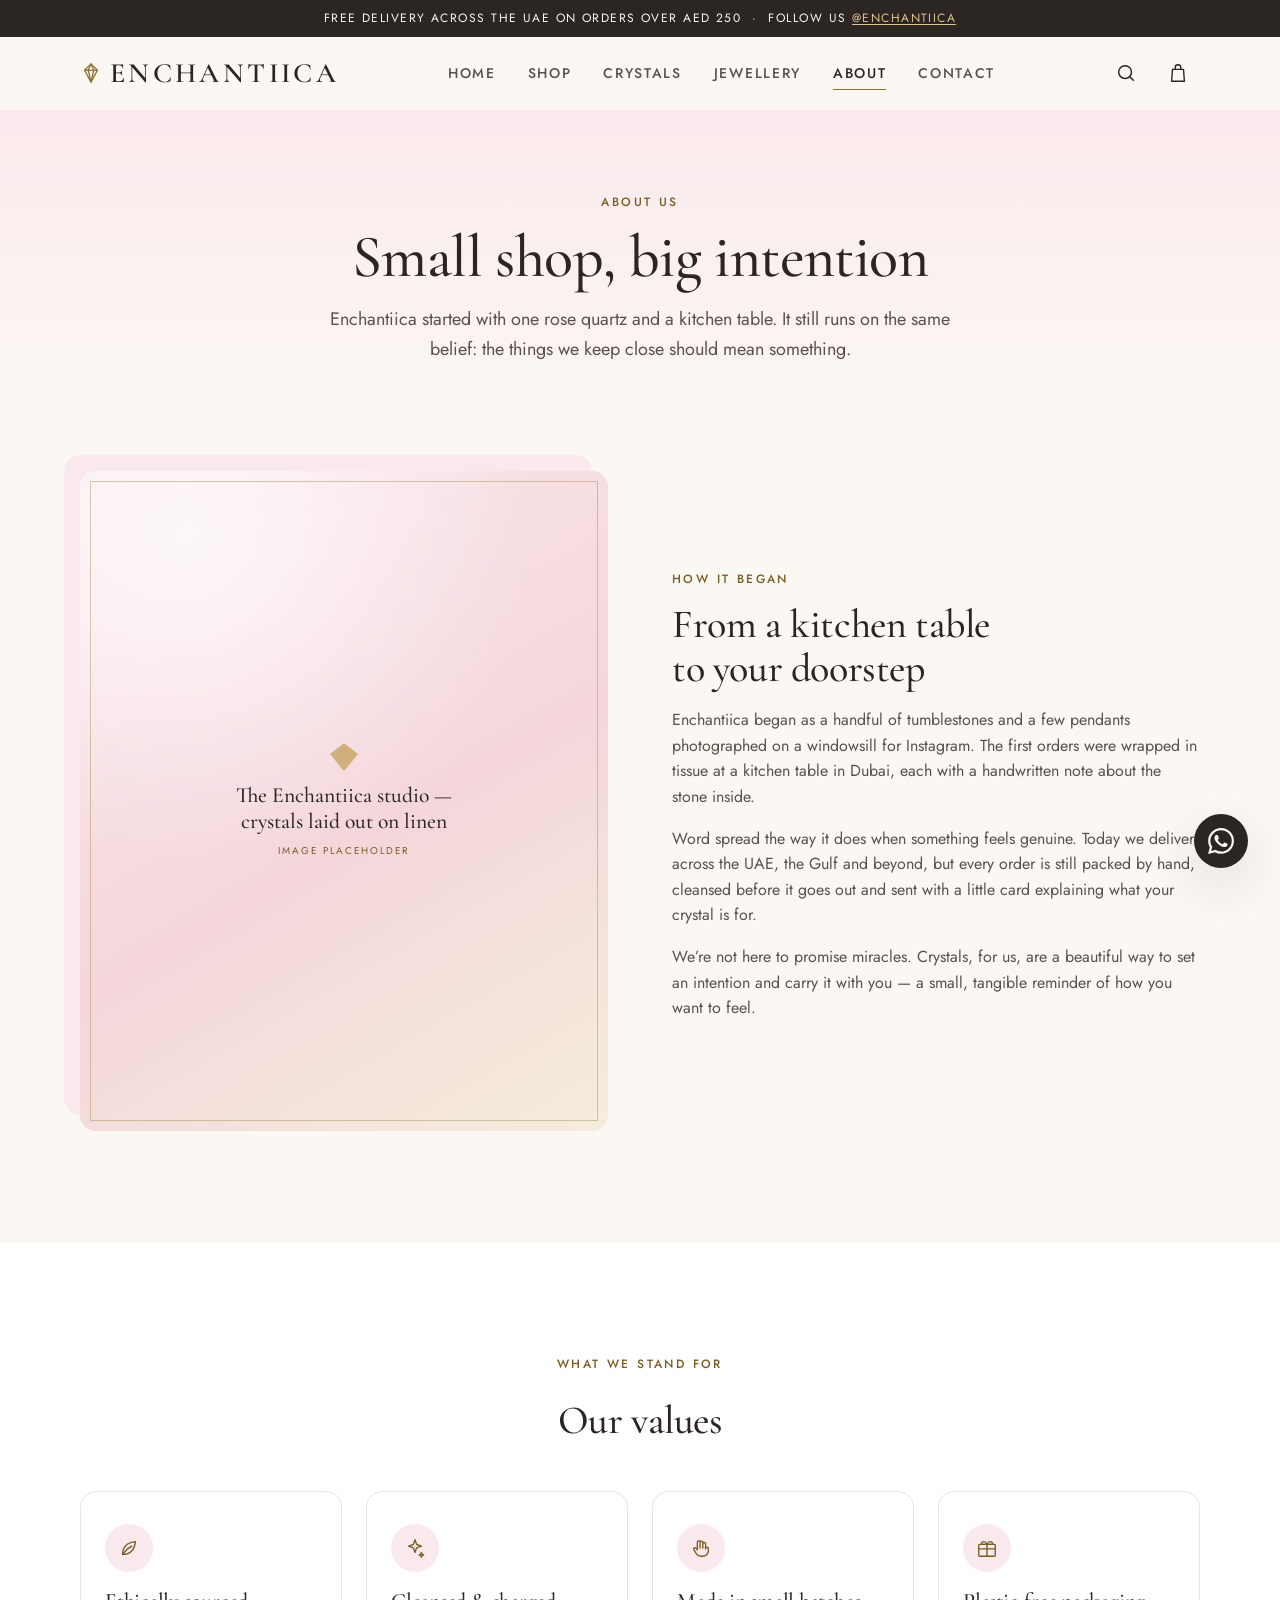
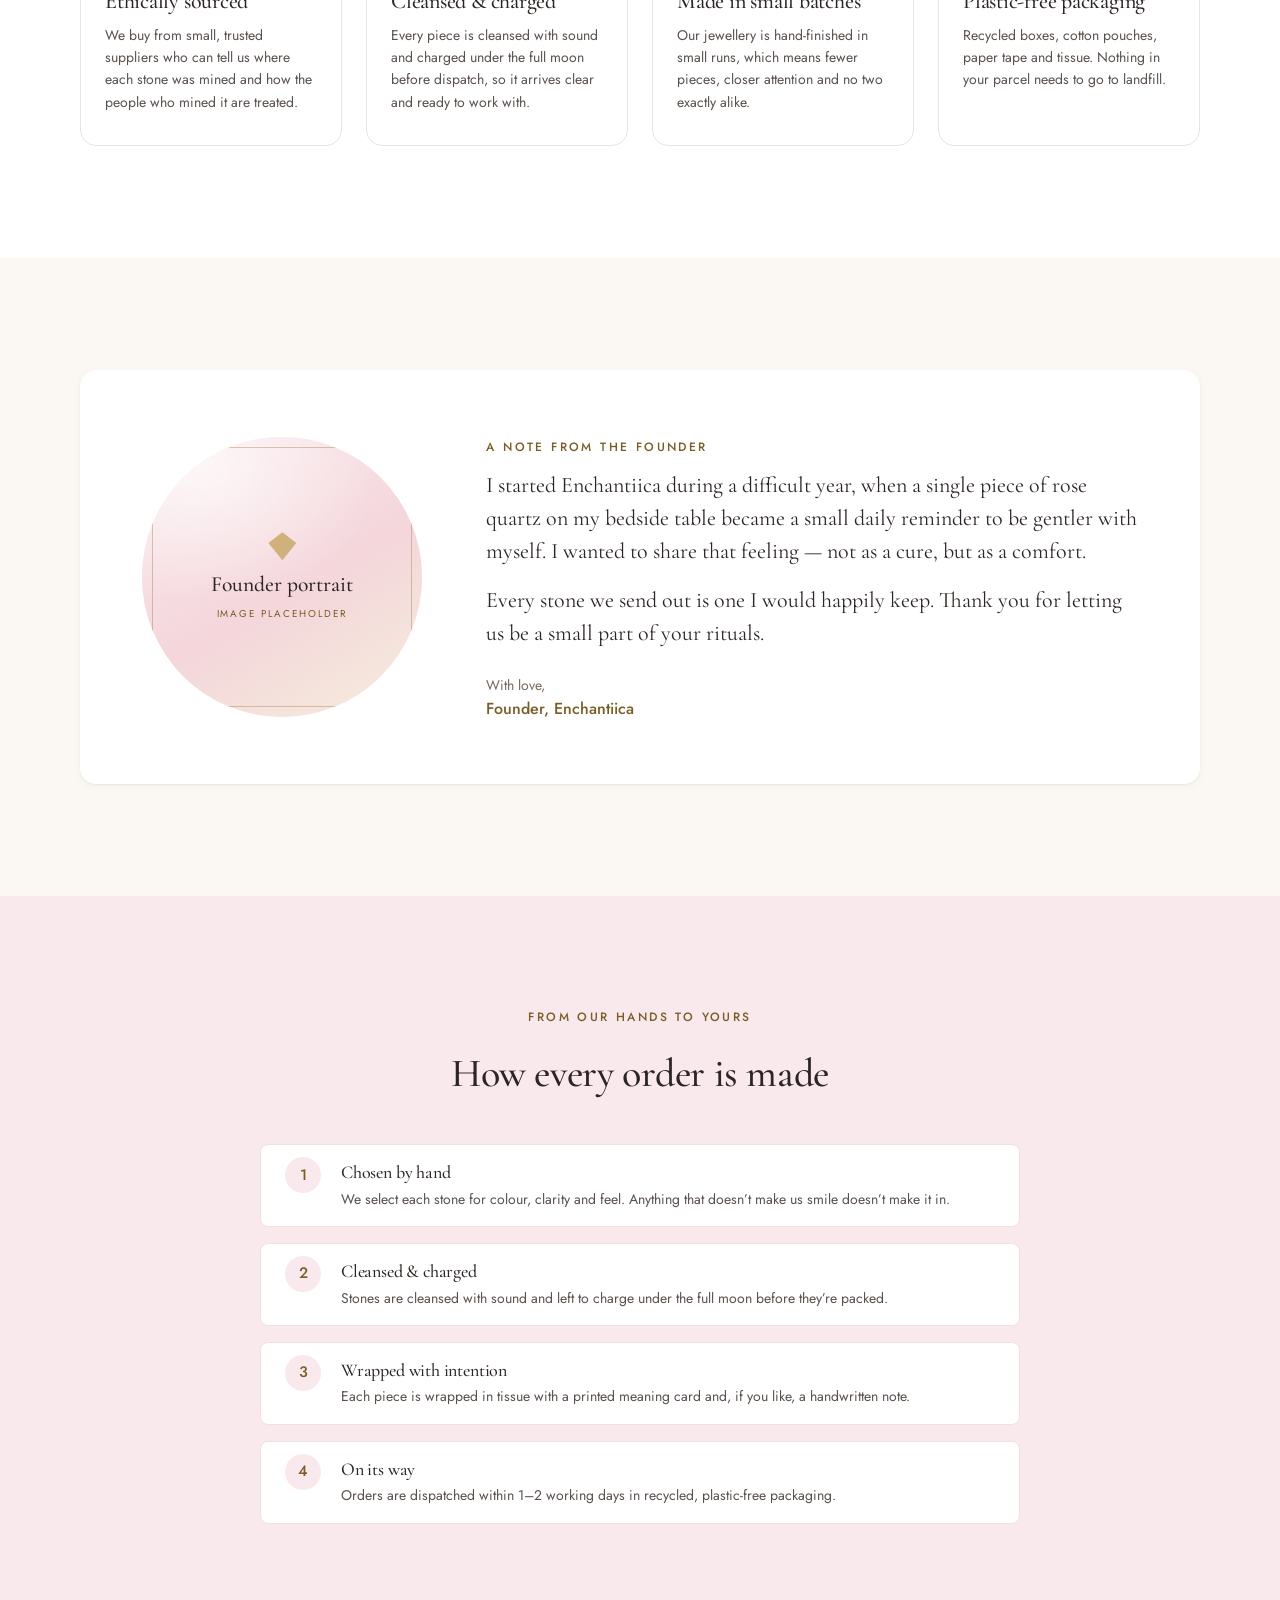
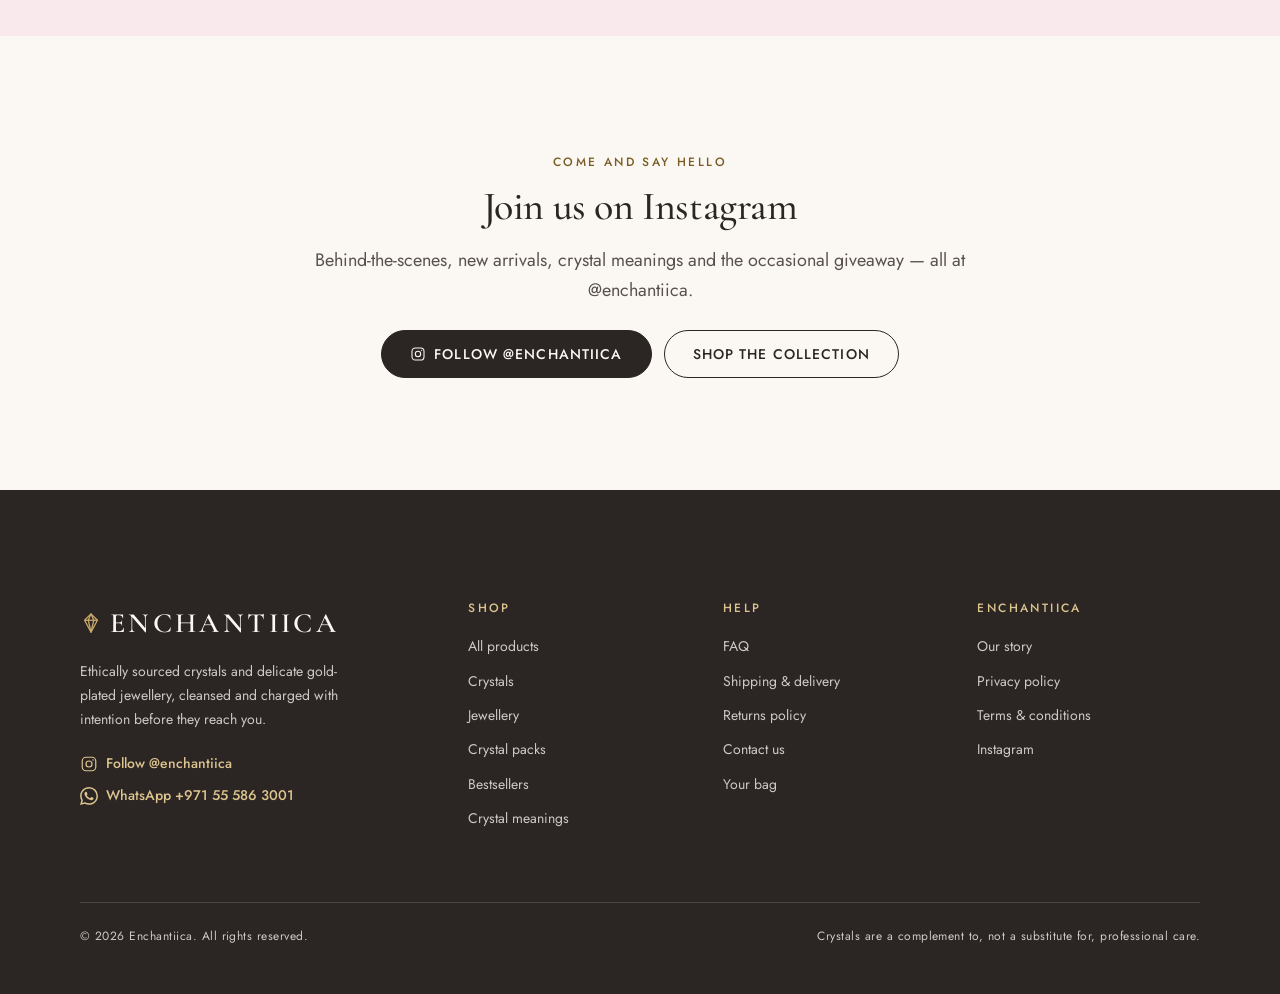
<file: about.html>
<!DOCTYPE html>
<html lang="en-GB">
<head>
  <meta charset="utf-8">
  <meta name="viewport" content="width=device-width, initial-scale=1">
  <title>About Us — Our Story &amp; Values — Enchantiica</title>
  <meta name="description" content="The story behind Enchantiica: a small Dubai crystal and jewellery shop built on ethical sourcing, intention and care. Meet the founder and read our values.">
  <meta name="theme-color" content="#FBF8F3">
  <meta property="og:site_name" content="Enchantiica">
  <meta property="og:title" content="About Us — Our Story &amp; Values — Enchantiica">
  <meta property="og:description" content="The story behind Enchantiica: a small Dubai crystal and jewellery shop built on ethical sourcing, intention and care. Meet the founder and read our values.">
  <meta property="og:type" content="website">
  <link rel="icon" href="favicon.svg" type="image/svg+xml">
  <link rel="preconnect" href="https://fonts.googleapis.com">
  <link rel="preconnect" href="https://fonts.gstatic.com" crossorigin>
  <link rel="stylesheet" href="https://fonts.googleapis.com/css2?family=Cormorant+Garamond:ital,wght@0,400;0,500;0,600;1,400&family=Jost:wght@400;500&display=swap">
  <link rel="stylesheet" href="css/styles.css">
  <script>document.documentElement.classList.add('js');</script>
</head>
<body data-page="about">
  <a class="skip-link" href="#main">Skip to content</a>
  <section class="announcement" aria-label="Announcement">Free delivery across the UAE on orders over AED 250<span class="announcement__extra"> &nbsp;·&nbsp; Follow us <a href="https://www.instagram.com/enchantiica" target="_blank" rel="noopener">@enchantiica<span class="visually-hidden"> (opens in a new tab)</span></a></span></section>

  <header class="header">
    <div class="container header__inner">
      <a class="logo" href="index.html" aria-label="Enchantiica — home"><svg viewBox="0 0 24 24" fill="none" stroke="currentColor" stroke-width="1.4" stroke-linejoin="round" aria-hidden="true"><path d="M12 2l7 7-7 13L5 9l7-7z"/><path d="M5 9h14"/><path d="M12 2L9 9l3 13 3-13-3-7"/></svg><span>Enchantiica</span></a>

      <nav class="nav" id="site-nav" aria-label="Main navigation">
        <ul class="nav__list">
          <li class="nav__item"><a class="nav__link" href="index.html">Home</a></li>
          <li class="nav__item">
            <a class="nav__link" href="shop.html">Shop</a>
            <button class="nav__toggle" type="button" aria-expanded="false" aria-controls="menu-shop" aria-label="Shop menu"><svg viewBox="0 0 24 24" fill="none" stroke="currentColor" stroke-width="1.6" stroke-linecap="round" stroke-linejoin="round" aria-hidden="true"><path d="M6 9l6 6 6-6"/></svg></button>
            <div class="nav__menu" id="menu-shop">
              <div class="nav__panel nav__panel--wide">
                <ul>
                  <li><span class="nav__group-title">Browse</span></li>
                  <li><a class="nav__menu-link nav__menu-link--all" href="shop.html">All products</a></li>
                  <li><a class="nav__menu-link" href="shop.html?sort=rating">Bestsellers</a></li>
                  <li><a class="nav__menu-link" href="crystals.html">Crystals</a></li>
                  <li><a class="nav__menu-link" href="jewellery.html">Jewellery</a></li>
                  <li><a class="nav__menu-link" href="crystals.html?sub=packs">Crystal packs</a></li>
                </ul>
                <ul>
                  <li><span class="nav__group-title">Shop by intention</span></li>
                  <li><a class="nav__menu-link" href="shop.html?good=love">Love &amp; self-love</a></li>
                  <li><a class="nav__menu-link" href="shop.html?good=calm,sleep">Calm &amp; sleep</a></li>
                  <li><a class="nav__menu-link" href="shop.html?good=protection,grounding">Protection &amp; grounding</a></li>
                  <li><a class="nav__menu-link" href="shop.html?good=abundance,confidence">Abundance &amp; confidence</a></li>
                  <li><a class="nav__menu-link" href="shop.html?good=clarity,energy">Clarity &amp; energy</a></li>
                </ul>
              </div>
            </div>
          </li>
          <li class="nav__item">
            <a class="nav__link" href="crystals.html">Crystals</a>
            <button class="nav__toggle" type="button" aria-expanded="false" aria-controls="menu-crystals" aria-label="Crystals menu"><svg viewBox="0 0 24 24" fill="none" stroke="currentColor" stroke-width="1.6" stroke-linecap="round" stroke-linejoin="round" aria-hidden="true"><path d="M6 9l6 6 6-6"/></svg></button>
            <div class="nav__menu" id="menu-crystals">
              <ul class="nav__panel">
                <li><a class="nav__menu-link nav__menu-link--all" href="crystals.html">All crystals</a></li>
                <li><a class="nav__menu-link" href="crystals.html?sub=tumblestones">Tumblestones</a></li>
                <li><a class="nav__menu-link" href="crystals.html?sub=rough">Rough crystals &amp; raw chunks</a></li>
                <li><a class="nav__menu-link" href="crystals.html?sub=packs">Crystal packs</a></li>
                <li><a class="nav__menu-link" href="crystals.html?sub=shapes">Towers, pyramids, trees &amp; shapes</a></li>
                <li><a class="nav__menu-link nav__menu-link--guide" href="crystal-meanings.html">Crystal meanings &amp; benefits</a></li>
              </ul>
            </div>
          </li>
          <li class="nav__item">
            <a class="nav__link" href="jewellery.html">Jewellery</a>
            <button class="nav__toggle" type="button" aria-expanded="false" aria-controls="menu-jewellery" aria-label="Jewellery menu"><svg viewBox="0 0 24 24" fill="none" stroke="currentColor" stroke-width="1.6" stroke-linecap="round" stroke-linejoin="round" aria-hidden="true"><path d="M6 9l6 6 6-6"/></svg></button>
            <div class="nav__menu" id="menu-jewellery">
              <ul class="nav__panel">
                <li><a class="nav__menu-link nav__menu-link--all" href="jewellery.html">All jewellery</a></li>
                <li><a class="nav__menu-link" href="jewellery.html?sub=necklaces">Necklaces &amp; pendants</a></li>
                <li><a class="nav__menu-link" href="jewellery.html?sub=bracelets">Bracelets</a></li>
                <li><a class="nav__menu-link" href="jewellery.html?sub=earrings">Earrings</a></li>
                <li><a class="nav__menu-link" href="jewellery.html?sub=rings">Rings</a></li>
              </ul>
            </div>
          </li>
          <li class="nav__item"><a class="nav__link" href="about.html">About</a></li>
          <li class="nav__item"><a class="nav__link" href="contact.html">Contact</a></li>
        </ul>
        <div class="nav__secondary">
          <a href="crystal-meanings.html">Crystal meanings</a>
          <a href="faq.html">FAQ</a>
          <a href="shipping.html">Delivery</a>
          <a href="returns.html">Returns</a>
          <a href="cart.html">Your bag</a>
        </div>
        <a class="nav__ig" href="https://www.instagram.com/enchantiica" target="_blank" rel="noopener"><svg viewBox="0 0 24 24" fill="none" stroke="currentColor" stroke-width="1.6" stroke-linecap="round" stroke-linejoin="round" aria-hidden="true"><rect x="3" y="3" width="18" height="18" rx="5"/><circle cx="12" cy="12" r="4"/><circle cx="17.5" cy="6.5" r="1" fill="currentColor" stroke="none"/></svg><span>@enchantiica<span class="visually-hidden"> (opens in a new tab)</span></span></a>
        <a class="nav__ig" href="https://wa.me/971555863001?text=Hi%20Enchantiica%2C%20I%20have%20a%20question%20about%20" target="_blank" rel="noopener"><svg viewBox="0 0 24 24" fill="currentColor" aria-hidden="true"><path d="M17.472 14.382c-.297-.149-1.758-.867-2.03-.967-.273-.099-.471-.148-.67.15-.197.297-.767.966-.94 1.164-.173.199-.347.223-.644.075-.297-.15-1.255-.463-2.39-1.475-.883-.788-1.48-1.761-1.653-2.059-.173-.297-.018-.458.13-.606.134-.133.298-.347.446-.52.149-.174.198-.298.298-.497.099-.198.05-.371-.025-.52-.075-.149-.669-1.612-.916-2.207-.242-.579-.487-.5-.669-.51-.173-.008-.371-.01-.57-.01-.198 0-.52.074-.792.372-.272.297-1.04 1.016-1.04 2.479 0 1.462 1.065 2.875 1.213 3.074.149.198 2.096 3.2 5.077 4.487.709.306 1.262.489 1.694.625.712.227 1.36.195 1.871.118.571-.085 1.758-.719 2.006-1.413.248-.694.248-1.289.173-1.413-.074-.124-.272-.198-.57-.347m-5.421 7.403h-.004a9.87 9.87 0 0 1-5.031-1.378l-.361-.214-3.741.982.998-3.648-.235-.374a9.86 9.86 0 0 1-1.51-5.26c.001-5.45 4.436-9.884 9.888-9.884 2.64 0 5.122 1.03 6.988 2.898a9.825 9.825 0 0 1 2.893 6.994c-.003 5.45-4.437 9.885-9.885 9.885m8.413-18.297A11.815 11.815 0 0 0 12.05 0C5.495 0 .16 5.335.157 11.892c0 2.096.547 4.142 1.588 5.945L.057 24l6.305-1.654a11.882 11.882 0 0 0 5.683 1.448h.005c6.554 0 11.89-5.335 11.893-11.893a11.821 11.821 0 0 0-3.48-8.413z"/></svg><span>WhatsApp +971 55 586 3001<span class="visually-hidden"> (opens in a new tab)</span></span></a>
      </nav>

      <div class="header__actions">
        <button class="icon-btn" type="button" data-search-toggle aria-expanded="false" aria-controls="site-search" aria-label="Search"><svg viewBox="0 0 24 24" fill="none" stroke="currentColor" stroke-width="1.6" stroke-linecap="round" stroke-linejoin="round" aria-hidden="true"><circle cx="11" cy="11" r="7"/><path d="M20 20l-3.5-3.5"/></svg></button>
        <a class="icon-btn" href="cart.html" aria-label="Bag, 0 items"><svg viewBox="0 0 24 24" fill="none" stroke="currentColor" stroke-width="1.5" stroke-linecap="round" stroke-linejoin="round" aria-hidden="true"><path d="M6 8h12l1 13H5L6 8z"/><path d="M9 8V6a3 3 0 0 1 6 0v2"/></svg><span class="cart-count" aria-hidden="true">0</span></a>
        <button class="icon-btn burger" type="button" aria-expanded="false" aria-controls="site-nav" aria-label="Open menu">
          <span class="burger__lines" aria-hidden="true"><span></span><span></span><span></span></span>
        </button>
      </div>
    </div>

    <div class="search" id="site-search" hidden>
      <div class="container">
        <form class="search__form" role="search" action="shop.html" method="get">
          <label class="visually-hidden" for="search-input">Search products</label>
          <span class="search__icon" aria-hidden="true"><svg viewBox="0 0 24 24" fill="none" stroke="currentColor" stroke-width="1.6" stroke-linecap="round" stroke-linejoin="round" aria-hidden="true"><circle cx="11" cy="11" r="7"/><path d="M20 20l-3.5-3.5"/></svg></span>
          <input class="search__input" id="search-input" name="q" type="search" placeholder="Search crystals, jewellery or a feeling — “amethyst”, “bracelet”, “calm”" autocomplete="off" spellcheck="false">
          <button class="btn btn--small search__submit" type="submit">Search</button>
          <button class="icon-btn" type="button" data-search-close aria-label="Close search"><svg viewBox="0 0 24 24" fill="none" stroke="currentColor" stroke-width="1.6" stroke-linecap="round" aria-hidden="true"><path d="M6 6l12 12M18 6L6 18"/></svg></button>
        </form>
        <div class="search__results" data-search-results aria-live="polite"></div>
      </div>
    </div>
  </header>

  <main id="main" tabindex="-1">
    <section class="page-head" aria-labelledby="page-title">
      <div class="container">
        <span class="eyebrow">About us</span>
        <h1 id="page-title">Small shop, big intention</h1>
        <p class="lead">Enchantiica started with one rose quartz and a kitchen table. It still runs on the same belief: the things we keep close should mean something.</p>
      </div>
    </section>

    <section class="section">
      <div class="container">
        <div class="story">
          <div class="story__media" data-reveal>
            <div class="media media--portrait media--lg"><div class="ph" role="img" aria-label="Image placeholder: The Enchantiica studio — crystals laid out on linen"><span class="ph__icon" aria-hidden="true"></span><span class="ph__name">The Enchantiica studio — crystals laid out on linen</span><span class="ph__tag">Image placeholder</span></div></div>
          </div>
          <div class="story__body prose" data-reveal data-reveal-delay="1">
            <span class="eyebrow">How it began</span>
            <h2>From a kitchen table to your doorstep</h2>
            <p>Enchantiica began as a handful of tumblestones and a few pendants photographed on a windowsill for Instagram. The first orders were wrapped in tissue at a kitchen table in Dubai, each with a handwritten note about the stone inside.</p>
            <p>Word spread the way it does when something feels genuine. Today we deliver across the UAE, the Gulf and beyond, but every order is still packed by hand, cleansed before it goes out and sent with a little card explaining what your crystal is for.</p>
            <p>We’re not here to promise miracles. Crystals, for us, are a beautiful way to set an intention and carry it with you — a small, tangible reminder of how you want to feel.</p>
          </div>
        </div>
      </div>
    </section>

    <section class="section section--surface" aria-labelledby="values-title">
      <div class="container">
        <div class="section__head section__head--center" data-reveal>
          <span class="eyebrow">What we stand for</span>
          <h2 id="values-title">Our values</h2>
        </div>
        <div class="values">
          <div class="value" data-reveal>
            <span class="value__icon"><svg viewBox="0 0 24 24" fill="none" stroke="currentColor" stroke-width="1.5" stroke-linecap="round" stroke-linejoin="round" aria-hidden="true"><path d="M5 19c0-8 5-13 14-14-1 9-6 14-14 14z"/><path d="M5 19c3-4 6-7 10-9"/></svg></span>
            <h3>Ethically sourced</h3>
            <p>We buy from small, trusted suppliers who can tell us where each stone was mined and how the people who mined it are treated.</p>
          </div>
          <div class="value" data-reveal data-reveal-delay="1">
            <span class="value__icon"><svg viewBox="0 0 24 24" fill="none" stroke="currentColor" stroke-width="1.5" stroke-linecap="round" stroke-linejoin="round" aria-hidden="true"><path d="M12 3l1.8 5.2L19 10l-5.2 1.8L12 17l-1.8-5.2L5 10l5.2-1.8z"/><path d="M19 17l.7 1.8 1.8.7-1.8.7L19 22l-.7-1.8-1.8-.7 1.8-.7z"/></svg></span>
            <h3>Cleansed &amp; charged</h3>
            <p>Every piece is cleansed with sound and charged under the full moon before dispatch, so it arrives clear and ready to work with.</p>
          </div>
          <div class="value" data-reveal data-reveal-delay="2">
            <span class="value__icon"><svg viewBox="0 0 24 24" fill="none" stroke="currentColor" stroke-width="1.5" stroke-linecap="round" stroke-linejoin="round" aria-hidden="true"><path d="M8 13V5.5a1.5 1.5 0 0 1 3 0V12M11 6a1.5 1.5 0 0 1 3 0v6M14 7.5a1.5 1.5 0 0 1 3 0V13"/><path d="M17 12.5a1.5 1.5 0 0 1 3 0V15a6 6 0 0 1-6 6h-2a6 6 0 0 1-5-2.7L4.3 14a1.5 1.5 0 0 1 2.4-1.8L8 14"/></svg></span>
            <h3>Made in small batches</h3>
            <p>Our jewellery is hand-finished in small runs, which means fewer pieces, closer attention and no two exactly alike.</p>
          </div>
          <div class="value" data-reveal data-reveal-delay="3">
            <span class="value__icon"><svg viewBox="0 0 24 24" fill="none" stroke="currentColor" stroke-width="1.5" stroke-linecap="round" stroke-linejoin="round" aria-hidden="true"><rect x="3" y="8" width="18" height="13" rx="1"/><path d="M12 8v13M3 13h18"/><path d="M12 8c-2-4.5-6.5-3.5-6 0h6zm0 0c2-4.5 6.5-3.5 6 0h-6z"/></svg></span>
            <h3>Plastic-free packaging</h3>
            <p>Recycled boxes, cotton pouches, paper tape and tissue. Nothing in your parcel needs to go to landfill.</p>
          </div>
        </div>
      </div>
    </section>

    <section class="section" aria-labelledby="founder-title">
      <div class="container">
        <div class="founder" data-reveal>
          <div class="founder__media">
            <div class="media media--round"><div class="ph" role="img" aria-label="Image placeholder: Founder portrait"><span class="ph__icon" aria-hidden="true"></span><span class="ph__name">Founder portrait</span><span class="ph__tag">Image placeholder</span></div></div>
          </div>
          <div>
            <span class="eyebrow">A note from the founder</span>
            <h2 id="founder-title" class="visually-hidden">A note from the founder</h2>
            <div class="founder__note">
              <p>I started Enchantiica during a difficult year, when a single piece of rose quartz on my bedside table became a small daily reminder to be gentler with myself. I wanted to share that feeling — not as a cure, but as a comfort.</p>
              <p>Every stone we send out is one I would happily keep. Thank you for letting us be a small part of your rituals.</p>
            </div>
            <p class="founder__sign">With love,<strong>Founder, Enchantiica</strong></p>
          </div>
        </div>
      </div>
    </section>

    <section class="section section--blush" aria-labelledby="process-title">
      <div class="container">
        <div class="section__head section__head--center" data-reveal>
          <span class="eyebrow">From our hands to yours</span>
          <h2 id="process-title">How every order is made</h2>
        </div>
        <ol class="steps container--narrow" style="margin-inline:auto" data-reveal>
          <li><div><h3>Chosen by hand</h3><p>We select each stone for colour, clarity and feel. Anything that doesn’t make us smile doesn’t make it in.</p></div></li>
          <li><div><h3>Cleansed &amp; charged</h3><p>Stones are cleansed with sound and left to charge under the full moon before they’re packed.</p></div></li>
          <li><div><h3>Wrapped with intention</h3><p>Each piece is wrapped in tissue with a printed meaning card and, if you like, a handwritten note.</p></div></li>
          <li><div><h3>On its way</h3><p>Orders are dispatched within 1–2 working days in recycled, plastic-free packaging.</p></div></li>
        </ol>
      </div>
    </section>

    <section class="section text-center" aria-labelledby="about-cta-title">
      <div class="container container--narrow" data-reveal>
        <span class="eyebrow">Come and say hello</span>
        <h2 id="about-cta-title">Join us on Instagram</h2>
        <p class="lead">Behind-the-scenes, new arrivals, crystal meanings and the occasional giveaway — all at @enchantiica.</p>
        <div class="btn-row" style="justify-content:center; margin-top: var(--space-5)">
          <a class="btn" href="https://www.instagram.com/enchantiica" target="_blank" rel="noopener"><svg viewBox="0 0 24 24" fill="none" stroke="currentColor" stroke-width="1.6" stroke-linecap="round" stroke-linejoin="round" aria-hidden="true"><rect x="3" y="3" width="18" height="18" rx="5"/><circle cx="12" cy="12" r="4"/><circle cx="17.5" cy="6.5" r="1" fill="currentColor" stroke="none"/></svg> Follow @enchantiica<span class="visually-hidden"> (opens in a new tab)</span></a>
          <a class="btn btn--outline" href="shop.html">Shop the collection</a>
        </div>
      </div>
    </section>
  </main>

  <footer class="footer">
    <div class="container">
      <div class="footer__grid">
        <div class="footer__brand">
          <a class="logo" href="index.html" aria-label="Enchantiica — home"><svg viewBox="0 0 24 24" fill="none" stroke="currentColor" stroke-width="1.4" stroke-linejoin="round" aria-hidden="true"><path d="M12 2l7 7-7 13L5 9l7-7z"/><path d="M5 9h14"/><path d="M12 2L9 9l3 13 3-13-3-7"/></svg><span>Enchantiica</span></a>
          <p class="footer__blurb">Ethically sourced crystals and delicate gold-plated jewellery, cleansed and charged with intention before they reach you.</p>
          <a class="footer__ig" href="https://www.instagram.com/enchantiica" target="_blank" rel="noopener"><svg viewBox="0 0 24 24" fill="none" stroke="currentColor" stroke-width="1.6" stroke-linecap="round" stroke-linejoin="round" aria-hidden="true"><rect x="3" y="3" width="18" height="18" rx="5"/><circle cx="12" cy="12" r="4"/><circle cx="17.5" cy="6.5" r="1" fill="currentColor" stroke="none"/></svg><span>Follow @enchantiica<span class="visually-hidden"> (opens in a new tab)</span></span></a>
          <a class="footer__ig" href="https://wa.me/971555863001?text=Hi%20Enchantiica%2C%20I%20have%20a%20question%20about%20" target="_blank" rel="noopener"><svg viewBox="0 0 24 24" fill="currentColor" aria-hidden="true"><path d="M17.472 14.382c-.297-.149-1.758-.867-2.03-.967-.273-.099-.471-.148-.67.15-.197.297-.767.966-.94 1.164-.173.199-.347.223-.644.075-.297-.15-1.255-.463-2.39-1.475-.883-.788-1.48-1.761-1.653-2.059-.173-.297-.018-.458.13-.606.134-.133.298-.347.446-.52.149-.174.198-.298.298-.497.099-.198.05-.371-.025-.52-.075-.149-.669-1.612-.916-2.207-.242-.579-.487-.5-.669-.51-.173-.008-.371-.01-.57-.01-.198 0-.52.074-.792.372-.272.297-1.04 1.016-1.04 2.479 0 1.462 1.065 2.875 1.213 3.074.149.198 2.096 3.2 5.077 4.487.709.306 1.262.489 1.694.625.712.227 1.36.195 1.871.118.571-.085 1.758-.719 2.006-1.413.248-.694.248-1.289.173-1.413-.074-.124-.272-.198-.57-.347m-5.421 7.403h-.004a9.87 9.87 0 0 1-5.031-1.378l-.361-.214-3.741.982.998-3.648-.235-.374a9.86 9.86 0 0 1-1.51-5.26c.001-5.45 4.436-9.884 9.888-9.884 2.64 0 5.122 1.03 6.988 2.898a9.825 9.825 0 0 1 2.893 6.994c-.003 5.45-4.437 9.885-9.885 9.885m8.413-18.297A11.815 11.815 0 0 0 12.05 0C5.495 0 .16 5.335.157 11.892c0 2.096.547 4.142 1.588 5.945L.057 24l6.305-1.654a11.882 11.882 0 0 0 5.683 1.448h.005c6.554 0 11.89-5.335 11.893-11.893a11.821 11.821 0 0 0-3.48-8.413z"/></svg><span>WhatsApp +971 55 586 3001<span class="visually-hidden"> (opens in a new tab)</span></span></a>
        </div>
        <div>
          <h2 class="footer__title">Shop</h2>
          <ul class="footer__links">
            <li><a href="shop.html">All products</a></li>
            <li><a href="crystals.html">Crystals</a></li>
            <li><a href="jewellery.html">Jewellery</a></li>
            <li><a href="crystals.html?sub=packs">Crystal packs</a></li>
            <li><a href="shop.html?sort=rating">Bestsellers</a></li>
            <li><a href="crystal-meanings.html">Crystal meanings</a></li>
          </ul>
        </div>
        <div>
          <h2 class="footer__title">Help</h2>
          <ul class="footer__links">
            <li><a href="faq.html">FAQ</a></li>
            <li><a href="shipping.html">Shipping &amp; delivery</a></li>
            <li><a href="returns.html">Returns policy</a></li>
            <li><a href="contact.html">Contact us</a></li>
            <li><a href="cart.html">Your bag</a></li>
          </ul>
        </div>
        <div>
          <h2 class="footer__title">Enchantiica</h2>
          <ul class="footer__links">
            <li><a href="about.html">Our story</a></li>
            <li><a href="privacy.html">Privacy policy</a></li>
            <li><a href="privacy.html#terms">Terms &amp; conditions</a></li>
            <li><a href="https://www.instagram.com/enchantiica" target="_blank" rel="noopener">Instagram<span class="visually-hidden"> (opens in a new tab)</span></a></li>
          </ul>
        </div>
      </div>
      <div class="footer__bottom">
        <p>&copy; <span data-year>2026</span> Enchantiica. All rights reserved.</p>
        <p>Crystals are a complement to, not a substitute for, professional care.</p>
      </div>
    </div>
  </footer>
  <aside aria-label="Quick contact"><a class="whatsapp-fab" href="https://wa.me/971555863001?text=Hi%20Enchantiica%2C%20I%20have%20a%20question%20about%20" target="_blank" rel="noopener" aria-label="Chat with us on WhatsApp (opens in a new tab)"><svg viewBox="0 0 24 24" fill="currentColor" aria-hidden="true"><path d="M17.472 14.382c-.297-.149-1.758-.867-2.03-.967-.273-.099-.471-.148-.67.15-.197.297-.767.966-.94 1.164-.173.199-.347.223-.644.075-.297-.15-1.255-.463-2.39-1.475-.883-.788-1.48-1.761-1.653-2.059-.173-.297-.018-.458.13-.606.134-.133.298-.347.446-.52.149-.174.198-.298.298-.497.099-.198.05-.371-.025-.52-.075-.149-.669-1.612-.916-2.207-.242-.579-.487-.5-.669-.51-.173-.008-.371-.01-.57-.01-.198 0-.52.074-.792.372-.272.297-1.04 1.016-1.04 2.479 0 1.462 1.065 2.875 1.213 3.074.149.198 2.096 3.2 5.077 4.487.709.306 1.262.489 1.694.625.712.227 1.36.195 1.871.118.571-.085 1.758-.719 2.006-1.413.248-.694.248-1.289.173-1.413-.074-.124-.272-.198-.57-.347m-5.421 7.403h-.004a9.87 9.87 0 0 1-5.031-1.378l-.361-.214-3.741.982.998-3.648-.235-.374a9.86 9.86 0 0 1-1.51-5.26c.001-5.45 4.436-9.884 9.888-9.884 2.64 0 5.122 1.03 6.988 2.898a9.825 9.825 0 0 1 2.893 6.994c-.003 5.45-4.437 9.885-9.885 9.885m8.413-18.297A11.815 11.815 0 0 0 12.05 0C5.495 0 .16 5.335.157 11.892c0 2.096.547 4.142 1.588 5.945L.057 24l6.305-1.654a11.882 11.882 0 0 0 5.683 1.448h.005c6.554 0 11.89-5.335 11.893-11.893a11.821 11.821 0 0 0-3.48-8.413z"/></svg></a></aside>
  <div class="nav-overlay" aria-hidden="true"></div>

  <script src="js/cart.js" defer></script>
  <script src="js/main.js" defer></script>
  <script src="js/search.js" defer></script>
</body>
</html>
</file>
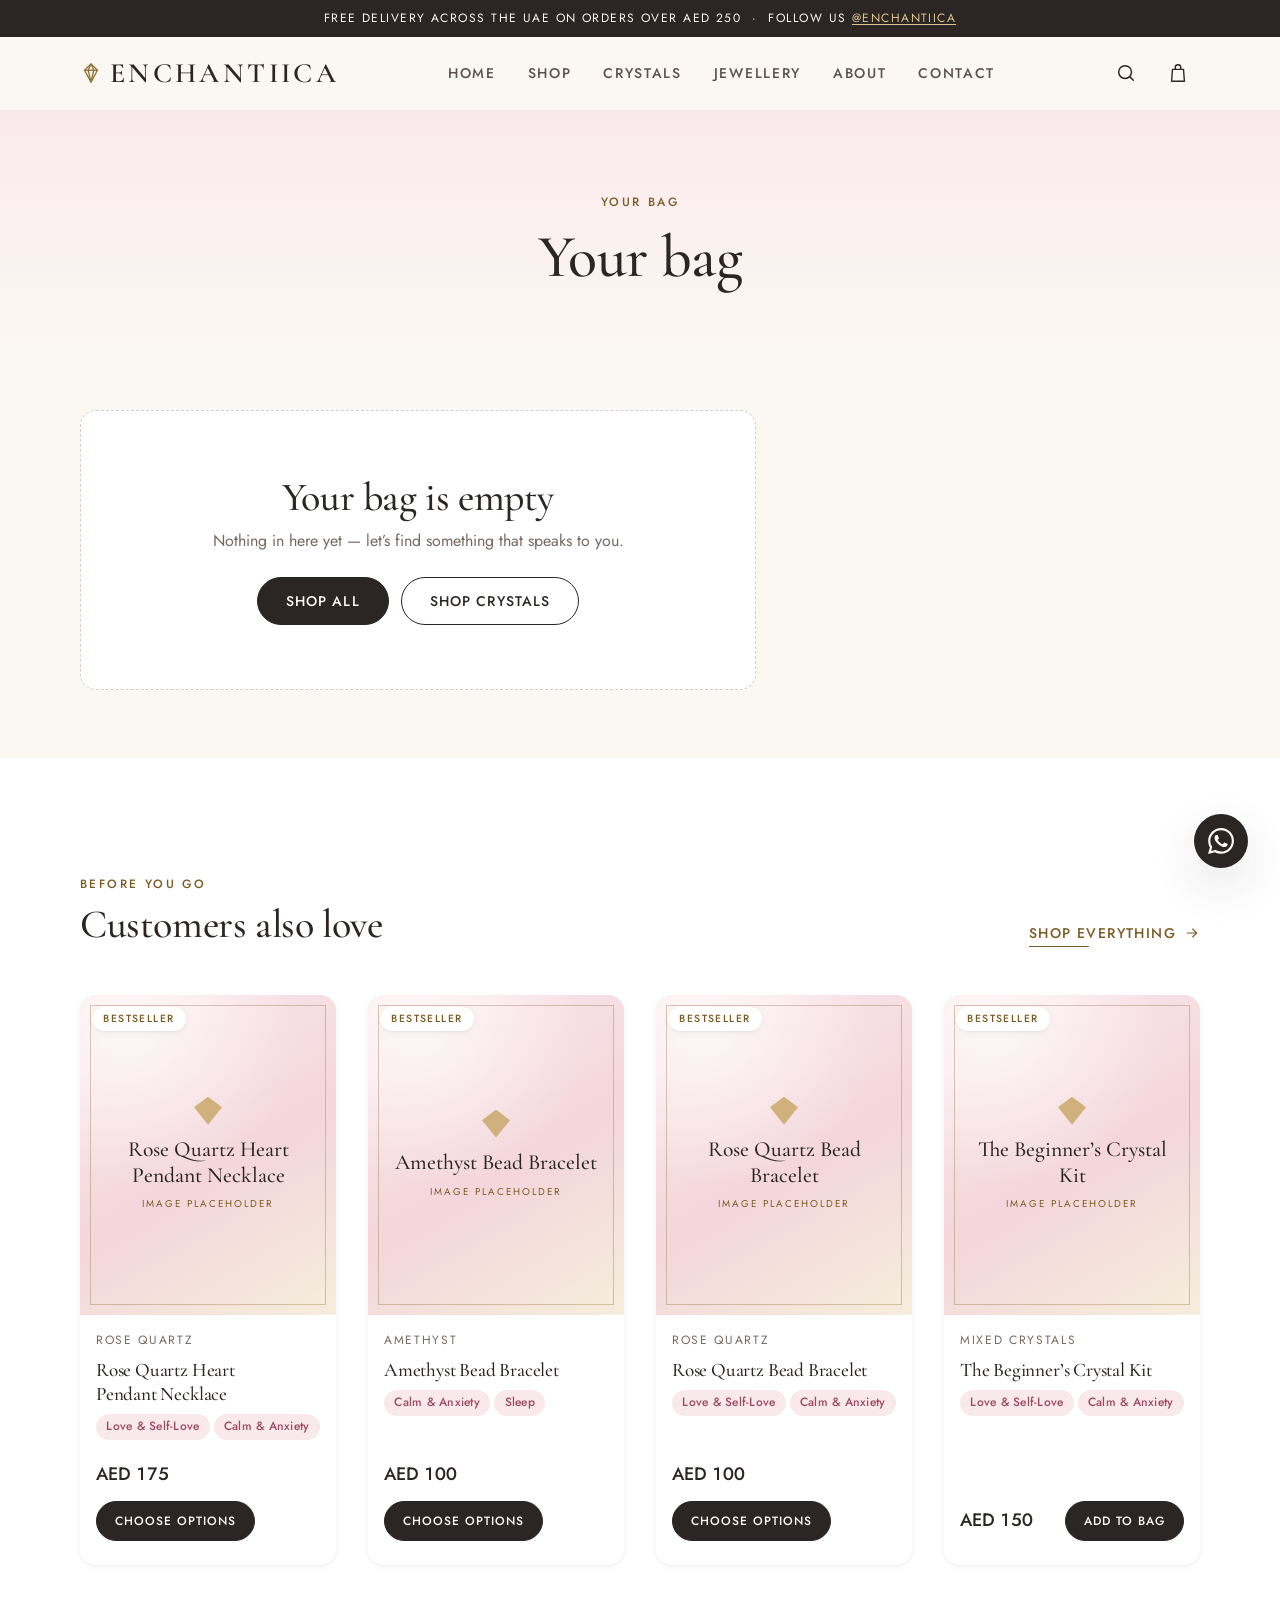
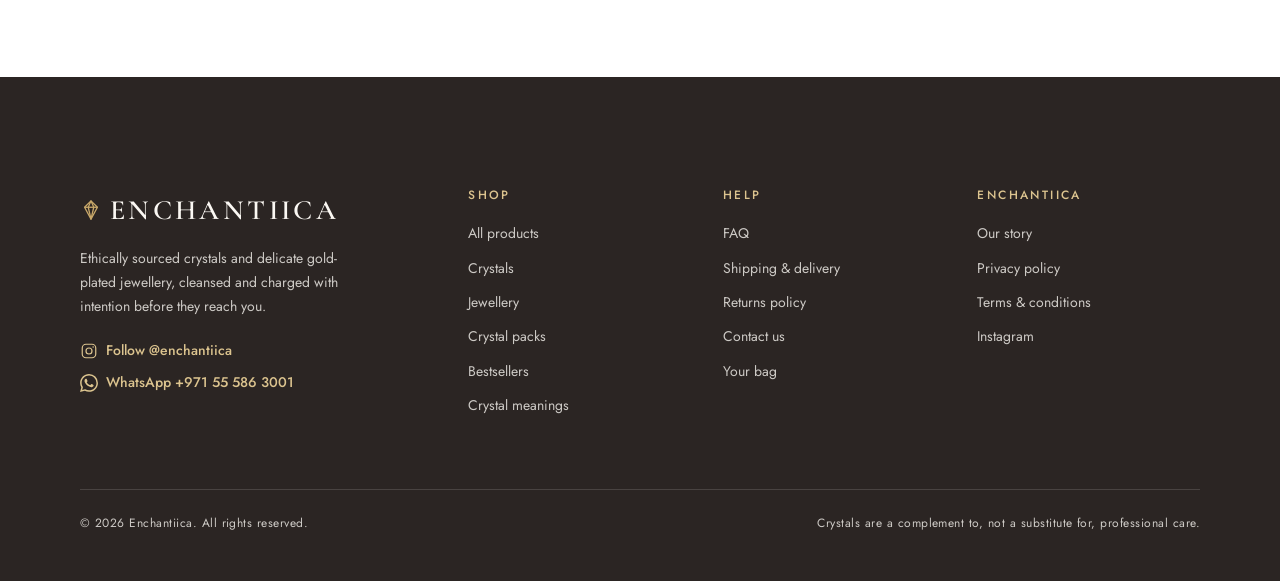
<file: cart.html>
<!DOCTYPE html>
<html lang="en-GB">
<head>
  <meta charset="utf-8">
  <meta name="viewport" content="width=device-width, initial-scale=1">
  <title>Your Bag — Enchantiica</title>
  <meta name="description" content="Review the crystals and jewellery in your Enchantiica bag.">
  <meta name="theme-color" content="#FBF8F3">
  <meta property="og:site_name" content="Enchantiica">
  <meta property="og:title" content="Your Bag — Enchantiica">
  <meta property="og:description" content="Review the crystals and jewellery in your Enchantiica bag.">
  <meta property="og:type" content="website">
  <link rel="icon" href="favicon.svg" type="image/svg+xml">
  <link rel="preconnect" href="https://fonts.googleapis.com">
  <link rel="preconnect" href="https://fonts.gstatic.com" crossorigin>
  <link rel="stylesheet" href="https://fonts.googleapis.com/css2?family=Cormorant+Garamond:ital,wght@0,400;0,500;0,600;1,400&family=Jost:wght@400;500&display=swap">
  <link rel="stylesheet" href="css/styles.css">
  <script>document.documentElement.classList.add('js');</script>
</head>
<body data-page="cart">
  <a class="skip-link" href="#main">Skip to content</a>
  <section class="announcement" aria-label="Announcement">Free delivery across the UAE on orders over AED 250<span class="announcement__extra"> &nbsp;·&nbsp; Follow us <a href="https://www.instagram.com/enchantiica" target="_blank" rel="noopener">@enchantiica<span class="visually-hidden"> (opens in a new tab)</span></a></span></section>

  <header class="header">
    <div class="container header__inner">
      <a class="logo" href="index.html" aria-label="Enchantiica — home"><svg viewBox="0 0 24 24" fill="none" stroke="currentColor" stroke-width="1.4" stroke-linejoin="round" aria-hidden="true"><path d="M12 2l7 7-7 13L5 9l7-7z"/><path d="M5 9h14"/><path d="M12 2L9 9l3 13 3-13-3-7"/></svg><span>Enchantiica</span></a>

      <nav class="nav" id="site-nav" aria-label="Main navigation">
        <ul class="nav__list">
          <li class="nav__item"><a class="nav__link" href="index.html">Home</a></li>
          <li class="nav__item">
            <a class="nav__link" href="shop.html">Shop</a>
            <button class="nav__toggle" type="button" aria-expanded="false" aria-controls="menu-shop" aria-label="Shop menu"><svg viewBox="0 0 24 24" fill="none" stroke="currentColor" stroke-width="1.6" stroke-linecap="round" stroke-linejoin="round" aria-hidden="true"><path d="M6 9l6 6 6-6"/></svg></button>
            <div class="nav__menu" id="menu-shop">
              <div class="nav__panel nav__panel--wide">
                <ul>
                  <li><span class="nav__group-title">Browse</span></li>
                  <li><a class="nav__menu-link nav__menu-link--all" href="shop.html">All products</a></li>
                  <li><a class="nav__menu-link" href="shop.html?sort=rating">Bestsellers</a></li>
                  <li><a class="nav__menu-link" href="crystals.html">Crystals</a></li>
                  <li><a class="nav__menu-link" href="jewellery.html">Jewellery</a></li>
                  <li><a class="nav__menu-link" href="crystals.html?sub=packs">Crystal packs</a></li>
                </ul>
                <ul>
                  <li><span class="nav__group-title">Shop by intention</span></li>
                  <li><a class="nav__menu-link" href="shop.html?good=love">Love &amp; self-love</a></li>
                  <li><a class="nav__menu-link" href="shop.html?good=calm,sleep">Calm &amp; sleep</a></li>
                  <li><a class="nav__menu-link" href="shop.html?good=protection,grounding">Protection &amp; grounding</a></li>
                  <li><a class="nav__menu-link" href="shop.html?good=abundance,confidence">Abundance &amp; confidence</a></li>
                  <li><a class="nav__menu-link" href="shop.html?good=clarity,energy">Clarity &amp; energy</a></li>
                </ul>
              </div>
            </div>
          </li>
          <li class="nav__item">
            <a class="nav__link" href="crystals.html">Crystals</a>
            <button class="nav__toggle" type="button" aria-expanded="false" aria-controls="menu-crystals" aria-label="Crystals menu"><svg viewBox="0 0 24 24" fill="none" stroke="currentColor" stroke-width="1.6" stroke-linecap="round" stroke-linejoin="round" aria-hidden="true"><path d="M6 9l6 6 6-6"/></svg></button>
            <div class="nav__menu" id="menu-crystals">
              <ul class="nav__panel">
                <li><a class="nav__menu-link nav__menu-link--all" href="crystals.html">All crystals</a></li>
                <li><a class="nav__menu-link" href="crystals.html?sub=tumblestones">Tumblestones</a></li>
                <li><a class="nav__menu-link" href="crystals.html?sub=rough">Rough crystals &amp; raw chunks</a></li>
                <li><a class="nav__menu-link" href="crystals.html?sub=packs">Crystal packs</a></li>
                <li><a class="nav__menu-link" href="crystals.html?sub=shapes">Towers, pyramids, trees &amp; shapes</a></li>
                <li><a class="nav__menu-link nav__menu-link--guide" href="crystal-meanings.html">Crystal meanings &amp; benefits</a></li>
              </ul>
            </div>
          </li>
          <li class="nav__item">
            <a class="nav__link" href="jewellery.html">Jewellery</a>
            <button class="nav__toggle" type="button" aria-expanded="false" aria-controls="menu-jewellery" aria-label="Jewellery menu"><svg viewBox="0 0 24 24" fill="none" stroke="currentColor" stroke-width="1.6" stroke-linecap="round" stroke-linejoin="round" aria-hidden="true"><path d="M6 9l6 6 6-6"/></svg></button>
            <div class="nav__menu" id="menu-jewellery">
              <ul class="nav__panel">
                <li><a class="nav__menu-link nav__menu-link--all" href="jewellery.html">All jewellery</a></li>
                <li><a class="nav__menu-link" href="jewellery.html?sub=necklaces">Necklaces &amp; pendants</a></li>
                <li><a class="nav__menu-link" href="jewellery.html?sub=bracelets">Bracelets</a></li>
                <li><a class="nav__menu-link" href="jewellery.html?sub=earrings">Earrings</a></li>
                <li><a class="nav__menu-link" href="jewellery.html?sub=rings">Rings</a></li>
              </ul>
            </div>
          </li>
          <li class="nav__item"><a class="nav__link" href="about.html">About</a></li>
          <li class="nav__item"><a class="nav__link" href="contact.html">Contact</a></li>
        </ul>
        <div class="nav__secondary">
          <a href="crystal-meanings.html">Crystal meanings</a>
          <a href="faq.html">FAQ</a>
          <a href="shipping.html">Delivery</a>
          <a href="returns.html">Returns</a>
          <a href="cart.html">Your bag</a>
        </div>
        <a class="nav__ig" href="https://www.instagram.com/enchantiica" target="_blank" rel="noopener"><svg viewBox="0 0 24 24" fill="none" stroke="currentColor" stroke-width="1.6" stroke-linecap="round" stroke-linejoin="round" aria-hidden="true"><rect x="3" y="3" width="18" height="18" rx="5"/><circle cx="12" cy="12" r="4"/><circle cx="17.5" cy="6.5" r="1" fill="currentColor" stroke="none"/></svg><span>@enchantiica<span class="visually-hidden"> (opens in a new tab)</span></span></a>
        <a class="nav__ig" href="https://wa.me/971555863001?text=Hi%20Enchantiica%2C%20I%20have%20a%20question%20about%20" target="_blank" rel="noopener"><svg viewBox="0 0 24 24" fill="currentColor" aria-hidden="true"><path d="M17.472 14.382c-.297-.149-1.758-.867-2.03-.967-.273-.099-.471-.148-.67.15-.197.297-.767.966-.94 1.164-.173.199-.347.223-.644.075-.297-.15-1.255-.463-2.39-1.475-.883-.788-1.48-1.761-1.653-2.059-.173-.297-.018-.458.13-.606.134-.133.298-.347.446-.52.149-.174.198-.298.298-.497.099-.198.05-.371-.025-.52-.075-.149-.669-1.612-.916-2.207-.242-.579-.487-.5-.669-.51-.173-.008-.371-.01-.57-.01-.198 0-.52.074-.792.372-.272.297-1.04 1.016-1.04 2.479 0 1.462 1.065 2.875 1.213 3.074.149.198 2.096 3.2 5.077 4.487.709.306 1.262.489 1.694.625.712.227 1.36.195 1.871.118.571-.085 1.758-.719 2.006-1.413.248-.694.248-1.289.173-1.413-.074-.124-.272-.198-.57-.347m-5.421 7.403h-.004a9.87 9.87 0 0 1-5.031-1.378l-.361-.214-3.741.982.998-3.648-.235-.374a9.86 9.86 0 0 1-1.51-5.26c.001-5.45 4.436-9.884 9.888-9.884 2.64 0 5.122 1.03 6.988 2.898a9.825 9.825 0 0 1 2.893 6.994c-.003 5.45-4.437 9.885-9.885 9.885m8.413-18.297A11.815 11.815 0 0 0 12.05 0C5.495 0 .16 5.335.157 11.892c0 2.096.547 4.142 1.588 5.945L.057 24l6.305-1.654a11.882 11.882 0 0 0 5.683 1.448h.005c6.554 0 11.89-5.335 11.893-11.893a11.821 11.821 0 0 0-3.48-8.413z"/></svg><span>WhatsApp +971 55 586 3001<span class="visually-hidden"> (opens in a new tab)</span></span></a>
      </nav>

      <div class="header__actions">
        <button class="icon-btn" type="button" data-search-toggle aria-expanded="false" aria-controls="site-search" aria-label="Search"><svg viewBox="0 0 24 24" fill="none" stroke="currentColor" stroke-width="1.6" stroke-linecap="round" stroke-linejoin="round" aria-hidden="true"><circle cx="11" cy="11" r="7"/><path d="M20 20l-3.5-3.5"/></svg></button>
        <a class="icon-btn" href="cart.html" aria-label="Bag, 0 items"><svg viewBox="0 0 24 24" fill="none" stroke="currentColor" stroke-width="1.5" stroke-linecap="round" stroke-linejoin="round" aria-hidden="true"><path d="M6 8h12l1 13H5L6 8z"/><path d="M9 8V6a3 3 0 0 1 6 0v2"/></svg><span class="cart-count" aria-hidden="true">0</span></a>
        <button class="icon-btn burger" type="button" aria-expanded="false" aria-controls="site-nav" aria-label="Open menu">
          <span class="burger__lines" aria-hidden="true"><span></span><span></span><span></span></span>
        </button>
      </div>
    </div>

    <div class="search" id="site-search" hidden>
      <div class="container">
        <form class="search__form" role="search" action="shop.html" method="get">
          <label class="visually-hidden" for="search-input">Search products</label>
          <span class="search__icon" aria-hidden="true"><svg viewBox="0 0 24 24" fill="none" stroke="currentColor" stroke-width="1.6" stroke-linecap="round" stroke-linejoin="round" aria-hidden="true"><circle cx="11" cy="11" r="7"/><path d="M20 20l-3.5-3.5"/></svg></span>
          <input class="search__input" id="search-input" name="q" type="search" placeholder="Search crystals, jewellery or a feeling — “amethyst”, “bracelet”, “calm”" autocomplete="off" spellcheck="false">
          <button class="btn btn--small search__submit" type="submit">Search</button>
          <button class="icon-btn" type="button" data-search-close aria-label="Close search"><svg viewBox="0 0 24 24" fill="none" stroke="currentColor" stroke-width="1.6" stroke-linecap="round" aria-hidden="true"><path d="M6 6l12 12M18 6L6 18"/></svg></button>
        </form>
        <div class="search__results" data-search-results aria-live="polite"></div>
      </div>
    </div>
  </header>

  <main id="main" tabindex="-1">
    <section class="page-head" aria-labelledby="page-title">
      <div class="container">
        <span class="eyebrow">Your bag</span>
        <h1 id="page-title">Your bag</h1>
        
      </div>
    </section>

    <section class="section section--tight">
      <div class="container">
        <div class="cart" id="cart-app">
          <p class="visually-hidden" aria-live="polite" data-cart-live></p>
          <div data-cart-items>
            <noscript><div class="cart-empty"><h2>JavaScript is needed to use the bag</h2><p>Please enable JavaScript, or <a class="link" href="contact.html">contact us</a> to place an order.</p></div></noscript>
          </div>
          <aside class="summary" data-cart-summary aria-labelledby="summary-title" hidden>
            <h2 id="summary-title">Order summary</h2>
            <div class="shipping-bar">
              <p class="shipping-bar__text" data-shipping-text></p>
              <div class="shipping-bar__track" role="progressbar" aria-label="Progress towards free UAE delivery" aria-valuemin="0" aria-valuemax="100" aria-valuenow="0" data-shipping-bar><div class="shipping-bar__fill" data-shipping-fill></div></div>
            </div>
            <form class="promo" data-promo-form>
              <label class="visually-hidden" for="promo">Promo code</label>
              <input class="form-input" id="promo" type="text" placeholder="Promo code" autocomplete="off" data-promo-input>
              <button class="btn btn--outline" type="submit">Apply</button>
            </form>
            <p class="promo__msg" data-promo-msg aria-live="polite"></p>
            <div data-rows></div>
            <button class="btn btn--block" type="button" data-checkout>Proceed to checkout</button>
            <p class="summary__note">Free UAE delivery over AED 250 · Cash on delivery · 30-day returns</p>
            <div class="checkout-note" data-checkout-note role="status">
              <strong>Demo checkout.</strong> This storefront runs entirely in your browser — payments aren’t connected yet. Your bag is saved on this device so you can come back to it.
            </div>
          </aside>
        </div>
      </div>
    </section>

    <section class="section section--surface" aria-labelledby="cart-bestsellers-title">
      <div class="container">
        <div class="section__head">
          <div>
            <span class="eyebrow">Before you go</span>
            <h2 id="cart-bestsellers-title">Customers also love</h2>
          </div>
          <a class="link-arrow" href="shop.html">Shop everything <svg viewBox="0 0 24 24" fill="none" stroke="currentColor" stroke-width="1.6" stroke-linecap="round" stroke-linejoin="round" aria-hidden="true"><path d="M5 12h14M13 6l6 6-6 6"/></svg></a>
        </div>
        <div class="grid grid--4" data-bestsellers="4"></div>
      </div>
    </section>
  </main>

  <footer class="footer">
    <div class="container">
      <div class="footer__grid">
        <div class="footer__brand">
          <a class="logo" href="index.html" aria-label="Enchantiica — home"><svg viewBox="0 0 24 24" fill="none" stroke="currentColor" stroke-width="1.4" stroke-linejoin="round" aria-hidden="true"><path d="M12 2l7 7-7 13L5 9l7-7z"/><path d="M5 9h14"/><path d="M12 2L9 9l3 13 3-13-3-7"/></svg><span>Enchantiica</span></a>
          <p class="footer__blurb">Ethically sourced crystals and delicate gold-plated jewellery, cleansed and charged with intention before they reach you.</p>
          <a class="footer__ig" href="https://www.instagram.com/enchantiica" target="_blank" rel="noopener"><svg viewBox="0 0 24 24" fill="none" stroke="currentColor" stroke-width="1.6" stroke-linecap="round" stroke-linejoin="round" aria-hidden="true"><rect x="3" y="3" width="18" height="18" rx="5"/><circle cx="12" cy="12" r="4"/><circle cx="17.5" cy="6.5" r="1" fill="currentColor" stroke="none"/></svg><span>Follow @enchantiica<span class="visually-hidden"> (opens in a new tab)</span></span></a>
          <a class="footer__ig" href="https://wa.me/971555863001?text=Hi%20Enchantiica%2C%20I%20have%20a%20question%20about%20" target="_blank" rel="noopener"><svg viewBox="0 0 24 24" fill="currentColor" aria-hidden="true"><path d="M17.472 14.382c-.297-.149-1.758-.867-2.03-.967-.273-.099-.471-.148-.67.15-.197.297-.767.966-.94 1.164-.173.199-.347.223-.644.075-.297-.15-1.255-.463-2.39-1.475-.883-.788-1.48-1.761-1.653-2.059-.173-.297-.018-.458.13-.606.134-.133.298-.347.446-.52.149-.174.198-.298.298-.497.099-.198.05-.371-.025-.52-.075-.149-.669-1.612-.916-2.207-.242-.579-.487-.5-.669-.51-.173-.008-.371-.01-.57-.01-.198 0-.52.074-.792.372-.272.297-1.04 1.016-1.04 2.479 0 1.462 1.065 2.875 1.213 3.074.149.198 2.096 3.2 5.077 4.487.709.306 1.262.489 1.694.625.712.227 1.36.195 1.871.118.571-.085 1.758-.719 2.006-1.413.248-.694.248-1.289.173-1.413-.074-.124-.272-.198-.57-.347m-5.421 7.403h-.004a9.87 9.87 0 0 1-5.031-1.378l-.361-.214-3.741.982.998-3.648-.235-.374a9.86 9.86 0 0 1-1.51-5.26c.001-5.45 4.436-9.884 9.888-9.884 2.64 0 5.122 1.03 6.988 2.898a9.825 9.825 0 0 1 2.893 6.994c-.003 5.45-4.437 9.885-9.885 9.885m8.413-18.297A11.815 11.815 0 0 0 12.05 0C5.495 0 .16 5.335.157 11.892c0 2.096.547 4.142 1.588 5.945L.057 24l6.305-1.654a11.882 11.882 0 0 0 5.683 1.448h.005c6.554 0 11.89-5.335 11.893-11.893a11.821 11.821 0 0 0-3.48-8.413z"/></svg><span>WhatsApp +971 55 586 3001<span class="visually-hidden"> (opens in a new tab)</span></span></a>
        </div>
        <div>
          <h2 class="footer__title">Shop</h2>
          <ul class="footer__links">
            <li><a href="shop.html">All products</a></li>
            <li><a href="crystals.html">Crystals</a></li>
            <li><a href="jewellery.html">Jewellery</a></li>
            <li><a href="crystals.html?sub=packs">Crystal packs</a></li>
            <li><a href="shop.html?sort=rating">Bestsellers</a></li>
            <li><a href="crystal-meanings.html">Crystal meanings</a></li>
          </ul>
        </div>
        <div>
          <h2 class="footer__title">Help</h2>
          <ul class="footer__links">
            <li><a href="faq.html">FAQ</a></li>
            <li><a href="shipping.html">Shipping &amp; delivery</a></li>
            <li><a href="returns.html">Returns policy</a></li>
            <li><a href="contact.html">Contact us</a></li>
            <li><a href="cart.html">Your bag</a></li>
          </ul>
        </div>
        <div>
          <h2 class="footer__title">Enchantiica</h2>
          <ul class="footer__links">
            <li><a href="about.html">Our story</a></li>
            <li><a href="privacy.html">Privacy policy</a></li>
            <li><a href="privacy.html#terms">Terms &amp; conditions</a></li>
            <li><a href="https://www.instagram.com/enchantiica" target="_blank" rel="noopener">Instagram<span class="visually-hidden"> (opens in a new tab)</span></a></li>
          </ul>
        </div>
      </div>
      <div class="footer__bottom">
        <p>&copy; <span data-year>2026</span> Enchantiica. All rights reserved.</p>
        <p>Crystals are a complement to, not a substitute for, professional care.</p>
      </div>
    </div>
  </footer>
  <aside aria-label="Quick contact"><a class="whatsapp-fab" href="https://wa.me/971555863001?text=Hi%20Enchantiica%2C%20I%20have%20a%20question%20about%20" target="_blank" rel="noopener" aria-label="Chat with us on WhatsApp (opens in a new tab)"><svg viewBox="0 0 24 24" fill="currentColor" aria-hidden="true"><path d="M17.472 14.382c-.297-.149-1.758-.867-2.03-.967-.273-.099-.471-.148-.67.15-.197.297-.767.966-.94 1.164-.173.199-.347.223-.644.075-.297-.15-1.255-.463-2.39-1.475-.883-.788-1.48-1.761-1.653-2.059-.173-.297-.018-.458.13-.606.134-.133.298-.347.446-.52.149-.174.198-.298.298-.497.099-.198.05-.371-.025-.52-.075-.149-.669-1.612-.916-2.207-.242-.579-.487-.5-.669-.51-.173-.008-.371-.01-.57-.01-.198 0-.52.074-.792.372-.272.297-1.04 1.016-1.04 2.479 0 1.462 1.065 2.875 1.213 3.074.149.198 2.096 3.2 5.077 4.487.709.306 1.262.489 1.694.625.712.227 1.36.195 1.871.118.571-.085 1.758-.719 2.006-1.413.248-.694.248-1.289.173-1.413-.074-.124-.272-.198-.57-.347m-5.421 7.403h-.004a9.87 9.87 0 0 1-5.031-1.378l-.361-.214-3.741.982.998-3.648-.235-.374a9.86 9.86 0 0 1-1.51-5.26c.001-5.45 4.436-9.884 9.888-9.884 2.64 0 5.122 1.03 6.988 2.898a9.825 9.825 0 0 1 2.893 6.994c-.003 5.45-4.437 9.885-9.885 9.885m8.413-18.297A11.815 11.815 0 0 0 12.05 0C5.495 0 .16 5.335.157 11.892c0 2.096.547 4.142 1.588 5.945L.057 24l6.305-1.654a11.882 11.882 0 0 0 5.683 1.448h.005c6.554 0 11.89-5.335 11.893-11.893a11.821 11.821 0 0 0-3.48-8.413z"/></svg></a></aside>
  <div class="nav-overlay" aria-hidden="true"></div>

  <script src="js/products.js" defer></script>
  <script src="js/cart.js" defer></script>
  <script src="js/main.js" defer></script>
  <script src="js/search.js" defer></script>
  <script src="js/cart-page.js" defer></script>
</body>
</html>
</file>
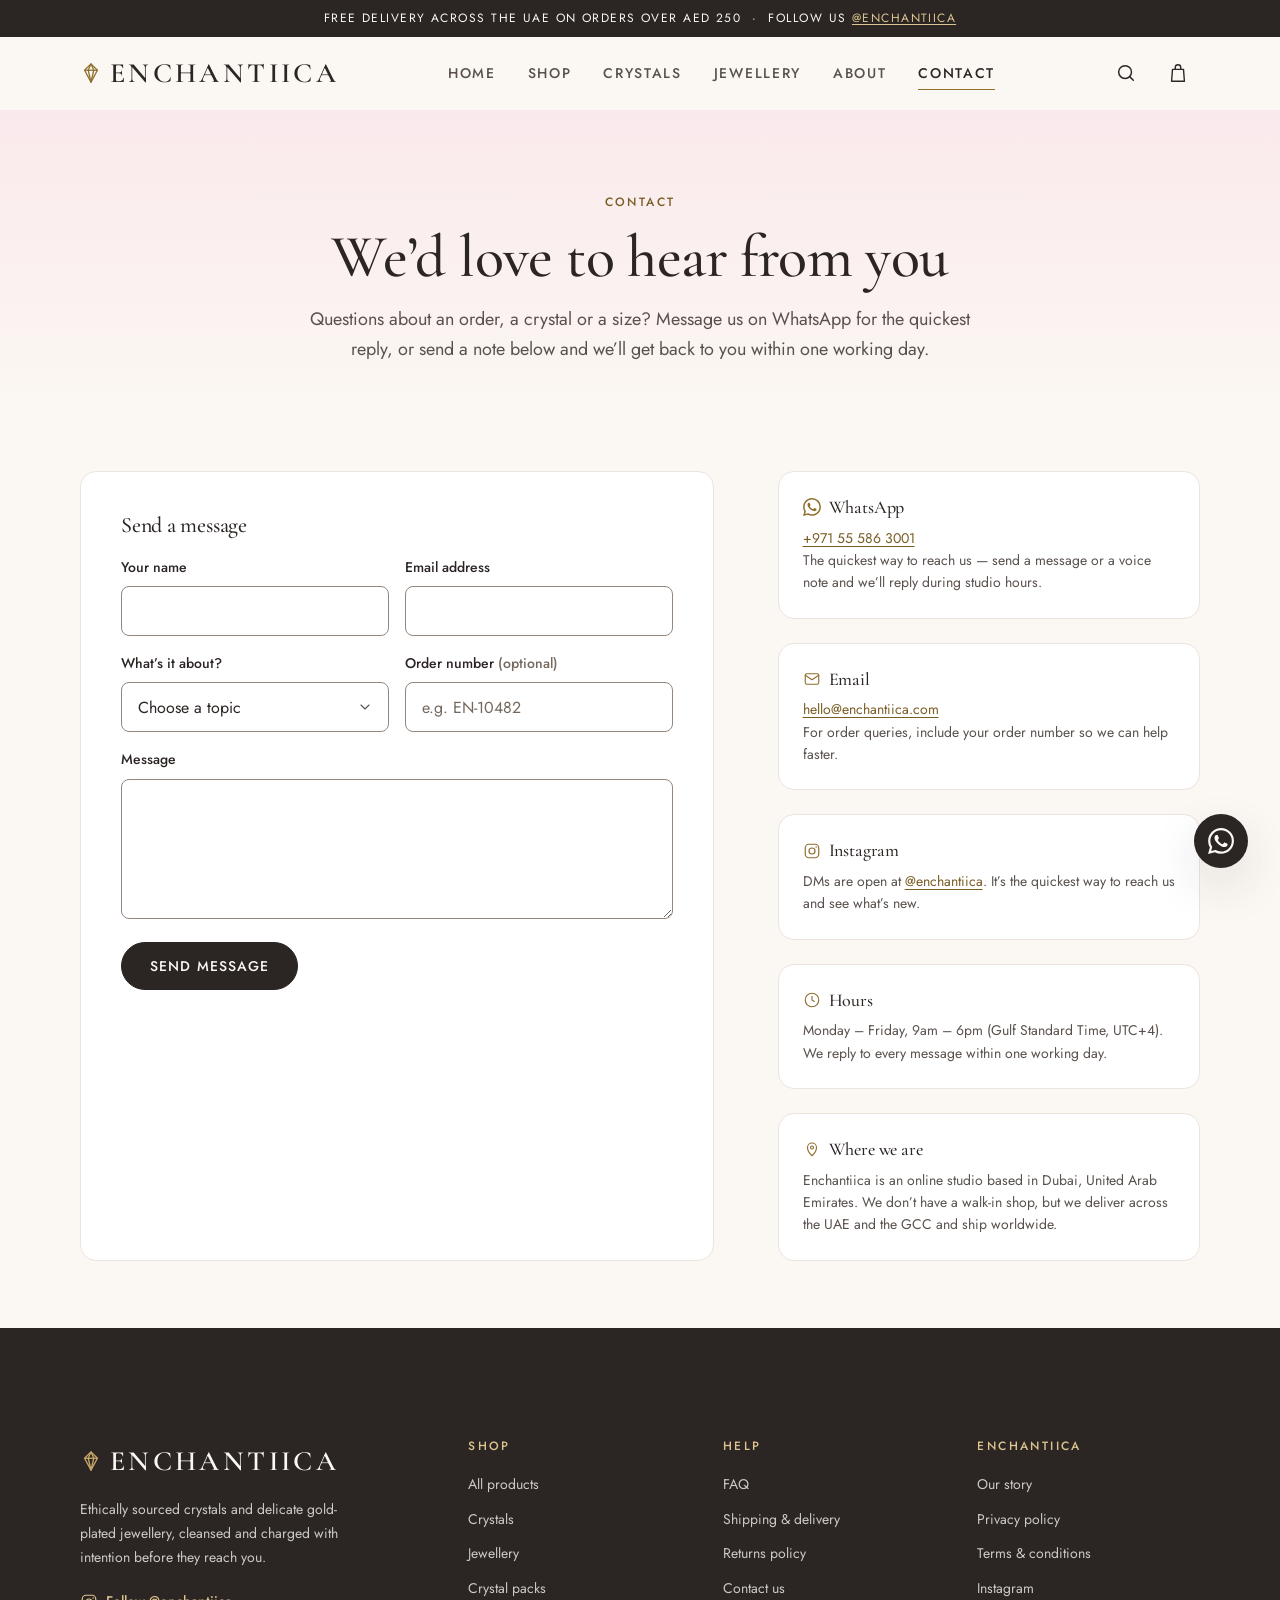
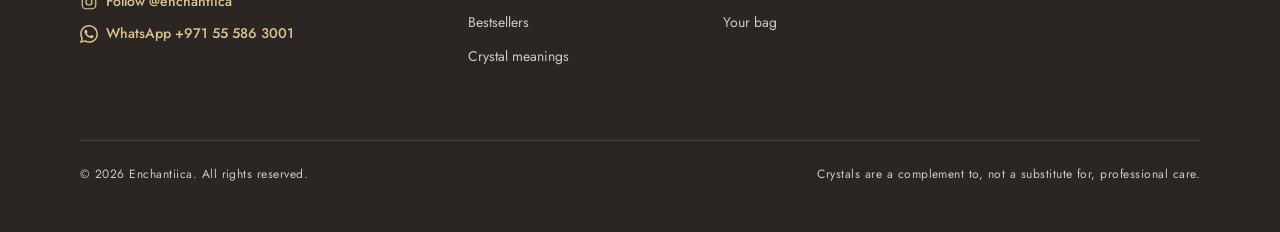
<file: contact.html>
<!DOCTYPE html>
<html lang="en-GB">
<head>
  <meta charset="utf-8">
  <meta name="viewport" content="width=device-width, initial-scale=1">
  <title>Contact Us — Enchantiica</title>
  <meta name="description" content="Get in touch with Enchantiica on WhatsApp (+971 55 586 3001), by email or on Instagram @enchantiica. Questions about orders, crystals or sizing answered within one working day.">
  <meta name="theme-color" content="#FBF8F3">
  <meta property="og:site_name" content="Enchantiica">
  <meta property="og:title" content="Contact Us — Enchantiica">
  <meta property="og:description" content="Get in touch with Enchantiica on WhatsApp (+971 55 586 3001), by email or on Instagram @enchantiica. Questions about orders, crystals or sizing answered within one working day.">
  <meta property="og:type" content="website">
  <link rel="icon" href="favicon.svg" type="image/svg+xml">
  <link rel="preconnect" href="https://fonts.googleapis.com">
  <link rel="preconnect" href="https://fonts.gstatic.com" crossorigin>
  <link rel="stylesheet" href="https://fonts.googleapis.com/css2?family=Cormorant+Garamond:ital,wght@0,400;0,500;0,600;1,400&family=Jost:wght@400;500&display=swap">
  <link rel="stylesheet" href="css/styles.css">
  <script>document.documentElement.classList.add('js');</script>
</head>
<body data-page="contact">
  <a class="skip-link" href="#main">Skip to content</a>
  <section class="announcement" aria-label="Announcement">Free delivery across the UAE on orders over AED 250<span class="announcement__extra"> &nbsp;·&nbsp; Follow us <a href="https://www.instagram.com/enchantiica" target="_blank" rel="noopener">@enchantiica<span class="visually-hidden"> (opens in a new tab)</span></a></span></section>

  <header class="header">
    <div class="container header__inner">
      <a class="logo" href="index.html" aria-label="Enchantiica — home"><svg viewBox="0 0 24 24" fill="none" stroke="currentColor" stroke-width="1.4" stroke-linejoin="round" aria-hidden="true"><path d="M12 2l7 7-7 13L5 9l7-7z"/><path d="M5 9h14"/><path d="M12 2L9 9l3 13 3-13-3-7"/></svg><span>Enchantiica</span></a>

      <nav class="nav" id="site-nav" aria-label="Main navigation">
        <ul class="nav__list">
          <li class="nav__item"><a class="nav__link" href="index.html">Home</a></li>
          <li class="nav__item">
            <a class="nav__link" href="shop.html">Shop</a>
            <button class="nav__toggle" type="button" aria-expanded="false" aria-controls="menu-shop" aria-label="Shop menu"><svg viewBox="0 0 24 24" fill="none" stroke="currentColor" stroke-width="1.6" stroke-linecap="round" stroke-linejoin="round" aria-hidden="true"><path d="M6 9l6 6 6-6"/></svg></button>
            <div class="nav__menu" id="menu-shop">
              <div class="nav__panel nav__panel--wide">
                <ul>
                  <li><span class="nav__group-title">Browse</span></li>
                  <li><a class="nav__menu-link nav__menu-link--all" href="shop.html">All products</a></li>
                  <li><a class="nav__menu-link" href="shop.html?sort=rating">Bestsellers</a></li>
                  <li><a class="nav__menu-link" href="crystals.html">Crystals</a></li>
                  <li><a class="nav__menu-link" href="jewellery.html">Jewellery</a></li>
                  <li><a class="nav__menu-link" href="crystals.html?sub=packs">Crystal packs</a></li>
                </ul>
                <ul>
                  <li><span class="nav__group-title">Shop by intention</span></li>
                  <li><a class="nav__menu-link" href="shop.html?good=love">Love &amp; self-love</a></li>
                  <li><a class="nav__menu-link" href="shop.html?good=calm,sleep">Calm &amp; sleep</a></li>
                  <li><a class="nav__menu-link" href="shop.html?good=protection,grounding">Protection &amp; grounding</a></li>
                  <li><a class="nav__menu-link" href="shop.html?good=abundance,confidence">Abundance &amp; confidence</a></li>
                  <li><a class="nav__menu-link" href="shop.html?good=clarity,energy">Clarity &amp; energy</a></li>
                </ul>
              </div>
            </div>
          </li>
          <li class="nav__item">
            <a class="nav__link" href="crystals.html">Crystals</a>
            <button class="nav__toggle" type="button" aria-expanded="false" aria-controls="menu-crystals" aria-label="Crystals menu"><svg viewBox="0 0 24 24" fill="none" stroke="currentColor" stroke-width="1.6" stroke-linecap="round" stroke-linejoin="round" aria-hidden="true"><path d="M6 9l6 6 6-6"/></svg></button>
            <div class="nav__menu" id="menu-crystals">
              <ul class="nav__panel">
                <li><a class="nav__menu-link nav__menu-link--all" href="crystals.html">All crystals</a></li>
                <li><a class="nav__menu-link" href="crystals.html?sub=tumblestones">Tumblestones</a></li>
                <li><a class="nav__menu-link" href="crystals.html?sub=rough">Rough crystals &amp; raw chunks</a></li>
                <li><a class="nav__menu-link" href="crystals.html?sub=packs">Crystal packs</a></li>
                <li><a class="nav__menu-link" href="crystals.html?sub=shapes">Towers, pyramids, trees &amp; shapes</a></li>
                <li><a class="nav__menu-link nav__menu-link--guide" href="crystal-meanings.html">Crystal meanings &amp; benefits</a></li>
              </ul>
            </div>
          </li>
          <li class="nav__item">
            <a class="nav__link" href="jewellery.html">Jewellery</a>
            <button class="nav__toggle" type="button" aria-expanded="false" aria-controls="menu-jewellery" aria-label="Jewellery menu"><svg viewBox="0 0 24 24" fill="none" stroke="currentColor" stroke-width="1.6" stroke-linecap="round" stroke-linejoin="round" aria-hidden="true"><path d="M6 9l6 6 6-6"/></svg></button>
            <div class="nav__menu" id="menu-jewellery">
              <ul class="nav__panel">
                <li><a class="nav__menu-link nav__menu-link--all" href="jewellery.html">All jewellery</a></li>
                <li><a class="nav__menu-link" href="jewellery.html?sub=necklaces">Necklaces &amp; pendants</a></li>
                <li><a class="nav__menu-link" href="jewellery.html?sub=bracelets">Bracelets</a></li>
                <li><a class="nav__menu-link" href="jewellery.html?sub=earrings">Earrings</a></li>
                <li><a class="nav__menu-link" href="jewellery.html?sub=rings">Rings</a></li>
              </ul>
            </div>
          </li>
          <li class="nav__item"><a class="nav__link" href="about.html">About</a></li>
          <li class="nav__item"><a class="nav__link" href="contact.html">Contact</a></li>
        </ul>
        <div class="nav__secondary">
          <a href="crystal-meanings.html">Crystal meanings</a>
          <a href="faq.html">FAQ</a>
          <a href="shipping.html">Delivery</a>
          <a href="returns.html">Returns</a>
          <a href="cart.html">Your bag</a>
        </div>
        <a class="nav__ig" href="https://www.instagram.com/enchantiica" target="_blank" rel="noopener"><svg viewBox="0 0 24 24" fill="none" stroke="currentColor" stroke-width="1.6" stroke-linecap="round" stroke-linejoin="round" aria-hidden="true"><rect x="3" y="3" width="18" height="18" rx="5"/><circle cx="12" cy="12" r="4"/><circle cx="17.5" cy="6.5" r="1" fill="currentColor" stroke="none"/></svg><span>@enchantiica<span class="visually-hidden"> (opens in a new tab)</span></span></a>
        <a class="nav__ig" href="https://wa.me/971555863001?text=Hi%20Enchantiica%2C%20I%20have%20a%20question%20about%20" target="_blank" rel="noopener"><svg viewBox="0 0 24 24" fill="currentColor" aria-hidden="true"><path d="M17.472 14.382c-.297-.149-1.758-.867-2.03-.967-.273-.099-.471-.148-.67.15-.197.297-.767.966-.94 1.164-.173.199-.347.223-.644.075-.297-.15-1.255-.463-2.39-1.475-.883-.788-1.48-1.761-1.653-2.059-.173-.297-.018-.458.13-.606.134-.133.298-.347.446-.52.149-.174.198-.298.298-.497.099-.198.05-.371-.025-.52-.075-.149-.669-1.612-.916-2.207-.242-.579-.487-.5-.669-.51-.173-.008-.371-.01-.57-.01-.198 0-.52.074-.792.372-.272.297-1.04 1.016-1.04 2.479 0 1.462 1.065 2.875 1.213 3.074.149.198 2.096 3.2 5.077 4.487.709.306 1.262.489 1.694.625.712.227 1.36.195 1.871.118.571-.085 1.758-.719 2.006-1.413.248-.694.248-1.289.173-1.413-.074-.124-.272-.198-.57-.347m-5.421 7.403h-.004a9.87 9.87 0 0 1-5.031-1.378l-.361-.214-3.741.982.998-3.648-.235-.374a9.86 9.86 0 0 1-1.51-5.26c.001-5.45 4.436-9.884 9.888-9.884 2.64 0 5.122 1.03 6.988 2.898a9.825 9.825 0 0 1 2.893 6.994c-.003 5.45-4.437 9.885-9.885 9.885m8.413-18.297A11.815 11.815 0 0 0 12.05 0C5.495 0 .16 5.335.157 11.892c0 2.096.547 4.142 1.588 5.945L.057 24l6.305-1.654a11.882 11.882 0 0 0 5.683 1.448h.005c6.554 0 11.89-5.335 11.893-11.893a11.821 11.821 0 0 0-3.48-8.413z"/></svg><span>WhatsApp +971 55 586 3001<span class="visually-hidden"> (opens in a new tab)</span></span></a>
      </nav>

      <div class="header__actions">
        <button class="icon-btn" type="button" data-search-toggle aria-expanded="false" aria-controls="site-search" aria-label="Search"><svg viewBox="0 0 24 24" fill="none" stroke="currentColor" stroke-width="1.6" stroke-linecap="round" stroke-linejoin="round" aria-hidden="true"><circle cx="11" cy="11" r="7"/><path d="M20 20l-3.5-3.5"/></svg></button>
        <a class="icon-btn" href="cart.html" aria-label="Bag, 0 items"><svg viewBox="0 0 24 24" fill="none" stroke="currentColor" stroke-width="1.5" stroke-linecap="round" stroke-linejoin="round" aria-hidden="true"><path d="M6 8h12l1 13H5L6 8z"/><path d="M9 8V6a3 3 0 0 1 6 0v2"/></svg><span class="cart-count" aria-hidden="true">0</span></a>
        <button class="icon-btn burger" type="button" aria-expanded="false" aria-controls="site-nav" aria-label="Open menu">
          <span class="burger__lines" aria-hidden="true"><span></span><span></span><span></span></span>
        </button>
      </div>
    </div>

    <div class="search" id="site-search" hidden>
      <div class="container">
        <form class="search__form" role="search" action="shop.html" method="get">
          <label class="visually-hidden" for="search-input">Search products</label>
          <span class="search__icon" aria-hidden="true"><svg viewBox="0 0 24 24" fill="none" stroke="currentColor" stroke-width="1.6" stroke-linecap="round" stroke-linejoin="round" aria-hidden="true"><circle cx="11" cy="11" r="7"/><path d="M20 20l-3.5-3.5"/></svg></span>
          <input class="search__input" id="search-input" name="q" type="search" placeholder="Search crystals, jewellery or a feeling — “amethyst”, “bracelet”, “calm”" autocomplete="off" spellcheck="false">
          <button class="btn btn--small search__submit" type="submit">Search</button>
          <button class="icon-btn" type="button" data-search-close aria-label="Close search"><svg viewBox="0 0 24 24" fill="none" stroke="currentColor" stroke-width="1.6" stroke-linecap="round" aria-hidden="true"><path d="M6 6l12 12M18 6L6 18"/></svg></button>
        </form>
        <div class="search__results" data-search-results aria-live="polite"></div>
      </div>
    </div>
  </header>

  <main id="main" tabindex="-1">
    <section class="page-head" aria-labelledby="page-title">
      <div class="container">
        <span class="eyebrow">Contact</span>
        <h1 id="page-title">We’d love to hear from you</h1>
        <p class="lead">Questions about an order, a crystal or a size? Message us on WhatsApp for the quickest reply, or send a note below and we’ll get back to you within one working day.</p>
      </div>
    </section>

    <section class="section section--tight">
      <div class="container">
        <div class="contact">
          <div class="contact__form" data-reveal>
            <h2 class="h3">Send a message</h2>
            <form data-validate data-success="contact-success" novalidate>
              <div class="form-row">
                <div class="form-group">
                  <label class="form-label" for="c-name">Your name</label>
                  <input class="form-input" id="c-name" name="name" type="text" autocomplete="name" required>
                  <p class="form-error">Please tell us your name.</p>
                </div>
                <div class="form-group">
                  <label class="form-label" for="c-email">Email address</label>
                  <input class="form-input" id="c-email" name="email" type="email" autocomplete="email" required>
                  <p class="form-error">Please enter a valid email address.</p>
                </div>
              </div>
              <div class="form-row">
                <div class="form-group">
                  <label class="form-label" for="c-topic">What’s it about?</label>
                  <select class="form-select" id="c-topic" name="topic" required>
                    <option value="">Choose a topic</option>
                    <option>An order I’ve placed</option>
                    <option>Delivery or returns</option>
                    <option>Sizing or product question</option>
                    <option>Wholesale or collaboration</option>
                    <option>Something else</option>
                  </select>
                  <p class="form-error">Please choose a topic.</p>
                </div>
                <div class="form-group">
                  <label class="form-label" for="c-order">Order number <span class="text-muted">(optional)</span></label>
                  <input class="form-input" id="c-order" name="order" type="text" placeholder="e.g. EN-10482" autocomplete="off">
                </div>
              </div>
              <div class="form-group">
                <label class="form-label" for="c-message">Message</label>
                <textarea class="form-textarea" id="c-message" name="message" required minlength="10"></textarea>
                <p class="form-error">Please write a message (at least a sentence).</p>
              </div>
              <button class="btn" type="submit">Send message</button>
            </form>
            <div class="form-success" id="contact-success">
              <h3>Thank you — message received</h3>
              <p>We’ll get back to you within one working day. In the meantime, our <a class="link" href="faq.html">FAQ</a> answers the most common questions.</p>
            </div>
          </div>

          <div class="contact__info">
            <div class="info-card" data-reveal>
              <h3><svg viewBox="0 0 24 24" fill="currentColor" aria-hidden="true"><path d="M17.472 14.382c-.297-.149-1.758-.867-2.03-.967-.273-.099-.471-.148-.67.15-.197.297-.767.966-.94 1.164-.173.199-.347.223-.644.075-.297-.15-1.255-.463-2.39-1.475-.883-.788-1.48-1.761-1.653-2.059-.173-.297-.018-.458.13-.606.134-.133.298-.347.446-.52.149-.174.198-.298.298-.497.099-.198.05-.371-.025-.52-.075-.149-.669-1.612-.916-2.207-.242-.579-.487-.5-.669-.51-.173-.008-.371-.01-.57-.01-.198 0-.52.074-.792.372-.272.297-1.04 1.016-1.04 2.479 0 1.462 1.065 2.875 1.213 3.074.149.198 2.096 3.2 5.077 4.487.709.306 1.262.489 1.694.625.712.227 1.36.195 1.871.118.571-.085 1.758-.719 2.006-1.413.248-.694.248-1.289.173-1.413-.074-.124-.272-.198-.57-.347m-5.421 7.403h-.004a9.87 9.87 0 0 1-5.031-1.378l-.361-.214-3.741.982.998-3.648-.235-.374a9.86 9.86 0 0 1-1.51-5.26c.001-5.45 4.436-9.884 9.888-9.884 2.64 0 5.122 1.03 6.988 2.898a9.825 9.825 0 0 1 2.893 6.994c-.003 5.45-4.437 9.885-9.885 9.885m8.413-18.297A11.815 11.815 0 0 0 12.05 0C5.495 0 .16 5.335.157 11.892c0 2.096.547 4.142 1.588 5.945L.057 24l6.305-1.654a11.882 11.882 0 0 0 5.683 1.448h.005c6.554 0 11.89-5.335 11.893-11.893a11.821 11.821 0 0 0-3.48-8.413z"/></svg> WhatsApp</h3>
              <p><a href="https://wa.me/971555863001?text=Hi%20Enchantiica%2C%20I%20have%20a%20question%20about%20" target="_blank" rel="noopener">+971 55 586 3001<span class="visually-hidden"> (opens in a new tab)</span></a><br>The quickest way to reach us — send a message or a voice note and we’ll reply during studio hours.</p>
            </div>
            <div class="info-card" data-reveal data-reveal-delay="1">
              <h3><svg viewBox="0 0 24 24" fill="none" stroke="currentColor" stroke-width="1.5" stroke-linecap="round" stroke-linejoin="round" aria-hidden="true"><rect x="3" y="5" width="18" height="14" rx="2"/><path d="m3 7 9 6 9-6"/></svg> Email</h3>
              <p><a href="mailto:hello@enchantiica.com">hello@enchantiica.com</a><br>For order queries, include your order number so we can help faster.</p>
            </div>
            <div class="info-card" data-reveal data-reveal-delay="2">
              <h3><svg viewBox="0 0 24 24" fill="none" stroke="currentColor" stroke-width="1.6" stroke-linecap="round" stroke-linejoin="round" aria-hidden="true"><rect x="3" y="3" width="18" height="18" rx="5"/><circle cx="12" cy="12" r="4"/><circle cx="17.5" cy="6.5" r="1" fill="currentColor" stroke="none"/></svg> Instagram</h3>
              <p>DMs are open at <a href="https://www.instagram.com/enchantiica" target="_blank" rel="noopener">@enchantiica<span class="visually-hidden"> (opens in a new tab)</span></a>. It’s the quickest way to reach us and see what’s new.</p>
            </div>
            <div class="info-card" data-reveal data-reveal-delay="3">
              <h3><svg viewBox="0 0 24 24" fill="none" stroke="currentColor" stroke-width="1.5" stroke-linecap="round" stroke-linejoin="round" aria-hidden="true"><circle cx="12" cy="12" r="9"/><path d="M12 7v5l3 2"/></svg> Hours</h3>
              <p>Monday – Friday, 9am – 6pm (Gulf Standard Time, UTC+4).<br>We reply to every message within one working day.</p>
            </div>
            <div class="info-card" data-reveal data-reveal-delay="3">
              <h3><svg viewBox="0 0 24 24" fill="none" stroke="currentColor" stroke-width="1.5" stroke-linecap="round" stroke-linejoin="round" aria-hidden="true"><path d="M12 21s-6-5.5-6-11a6 6 0 0 1 12 0c0 5.5-6 11-6 11z"/><circle cx="12" cy="10" r="2"/></svg> Where we are</h3>
              <address>
                <p>Enchantiica is an online studio based in Dubai, United Arab Emirates. We don’t have a walk-in shop, but we deliver across the UAE and the GCC and ship worldwide.</p>
              </address>
            </div>
          </div>
        </div>
      </div>
    </section>
  </main>

  <footer class="footer">
    <div class="container">
      <div class="footer__grid">
        <div class="footer__brand">
          <a class="logo" href="index.html" aria-label="Enchantiica — home"><svg viewBox="0 0 24 24" fill="none" stroke="currentColor" stroke-width="1.4" stroke-linejoin="round" aria-hidden="true"><path d="M12 2l7 7-7 13L5 9l7-7z"/><path d="M5 9h14"/><path d="M12 2L9 9l3 13 3-13-3-7"/></svg><span>Enchantiica</span></a>
          <p class="footer__blurb">Ethically sourced crystals and delicate gold-plated jewellery, cleansed and charged with intention before they reach you.</p>
          <a class="footer__ig" href="https://www.instagram.com/enchantiica" target="_blank" rel="noopener"><svg viewBox="0 0 24 24" fill="none" stroke="currentColor" stroke-width="1.6" stroke-linecap="round" stroke-linejoin="round" aria-hidden="true"><rect x="3" y="3" width="18" height="18" rx="5"/><circle cx="12" cy="12" r="4"/><circle cx="17.5" cy="6.5" r="1" fill="currentColor" stroke="none"/></svg><span>Follow @enchantiica<span class="visually-hidden"> (opens in a new tab)</span></span></a>
          <a class="footer__ig" href="https://wa.me/971555863001?text=Hi%20Enchantiica%2C%20I%20have%20a%20question%20about%20" target="_blank" rel="noopener"><svg viewBox="0 0 24 24" fill="currentColor" aria-hidden="true"><path d="M17.472 14.382c-.297-.149-1.758-.867-2.03-.967-.273-.099-.471-.148-.67.15-.197.297-.767.966-.94 1.164-.173.199-.347.223-.644.075-.297-.15-1.255-.463-2.39-1.475-.883-.788-1.48-1.761-1.653-2.059-.173-.297-.018-.458.13-.606.134-.133.298-.347.446-.52.149-.174.198-.298.298-.497.099-.198.05-.371-.025-.52-.075-.149-.669-1.612-.916-2.207-.242-.579-.487-.5-.669-.51-.173-.008-.371-.01-.57-.01-.198 0-.52.074-.792.372-.272.297-1.04 1.016-1.04 2.479 0 1.462 1.065 2.875 1.213 3.074.149.198 2.096 3.2 5.077 4.487.709.306 1.262.489 1.694.625.712.227 1.36.195 1.871.118.571-.085 1.758-.719 2.006-1.413.248-.694.248-1.289.173-1.413-.074-.124-.272-.198-.57-.347m-5.421 7.403h-.004a9.87 9.87 0 0 1-5.031-1.378l-.361-.214-3.741.982.998-3.648-.235-.374a9.86 9.86 0 0 1-1.51-5.26c.001-5.45 4.436-9.884 9.888-9.884 2.64 0 5.122 1.03 6.988 2.898a9.825 9.825 0 0 1 2.893 6.994c-.003 5.45-4.437 9.885-9.885 9.885m8.413-18.297A11.815 11.815 0 0 0 12.05 0C5.495 0 .16 5.335.157 11.892c0 2.096.547 4.142 1.588 5.945L.057 24l6.305-1.654a11.882 11.882 0 0 0 5.683 1.448h.005c6.554 0 11.89-5.335 11.893-11.893a11.821 11.821 0 0 0-3.48-8.413z"/></svg><span>WhatsApp +971 55 586 3001<span class="visually-hidden"> (opens in a new tab)</span></span></a>
        </div>
        <div>
          <h2 class="footer__title">Shop</h2>
          <ul class="footer__links">
            <li><a href="shop.html">All products</a></li>
            <li><a href="crystals.html">Crystals</a></li>
            <li><a href="jewellery.html">Jewellery</a></li>
            <li><a href="crystals.html?sub=packs">Crystal packs</a></li>
            <li><a href="shop.html?sort=rating">Bestsellers</a></li>
            <li><a href="crystal-meanings.html">Crystal meanings</a></li>
          </ul>
        </div>
        <div>
          <h2 class="footer__title">Help</h2>
          <ul class="footer__links">
            <li><a href="faq.html">FAQ</a></li>
            <li><a href="shipping.html">Shipping &amp; delivery</a></li>
            <li><a href="returns.html">Returns policy</a></li>
            <li><a href="contact.html">Contact us</a></li>
            <li><a href="cart.html">Your bag</a></li>
          </ul>
        </div>
        <div>
          <h2 class="footer__title">Enchantiica</h2>
          <ul class="footer__links">
            <li><a href="about.html">Our story</a></li>
            <li><a href="privacy.html">Privacy policy</a></li>
            <li><a href="privacy.html#terms">Terms &amp; conditions</a></li>
            <li><a href="https://www.instagram.com/enchantiica" target="_blank" rel="noopener">Instagram<span class="visually-hidden"> (opens in a new tab)</span></a></li>
          </ul>
        </div>
      </div>
      <div class="footer__bottom">
        <p>&copy; <span data-year>2026</span> Enchantiica. All rights reserved.</p>
        <p>Crystals are a complement to, not a substitute for, professional care.</p>
      </div>
    </div>
  </footer>
  <aside aria-label="Quick contact"><a class="whatsapp-fab" href="https://wa.me/971555863001?text=Hi%20Enchantiica%2C%20I%20have%20a%20question%20about%20" target="_blank" rel="noopener" aria-label="Chat with us on WhatsApp (opens in a new tab)"><svg viewBox="0 0 24 24" fill="currentColor" aria-hidden="true"><path d="M17.472 14.382c-.297-.149-1.758-.867-2.03-.967-.273-.099-.471-.148-.67.15-.197.297-.767.966-.94 1.164-.173.199-.347.223-.644.075-.297-.15-1.255-.463-2.39-1.475-.883-.788-1.48-1.761-1.653-2.059-.173-.297-.018-.458.13-.606.134-.133.298-.347.446-.52.149-.174.198-.298.298-.497.099-.198.05-.371-.025-.52-.075-.149-.669-1.612-.916-2.207-.242-.579-.487-.5-.669-.51-.173-.008-.371-.01-.57-.01-.198 0-.52.074-.792.372-.272.297-1.04 1.016-1.04 2.479 0 1.462 1.065 2.875 1.213 3.074.149.198 2.096 3.2 5.077 4.487.709.306 1.262.489 1.694.625.712.227 1.36.195 1.871.118.571-.085 1.758-.719 2.006-1.413.248-.694.248-1.289.173-1.413-.074-.124-.272-.198-.57-.347m-5.421 7.403h-.004a9.87 9.87 0 0 1-5.031-1.378l-.361-.214-3.741.982.998-3.648-.235-.374a9.86 9.86 0 0 1-1.51-5.26c.001-5.45 4.436-9.884 9.888-9.884 2.64 0 5.122 1.03 6.988 2.898a9.825 9.825 0 0 1 2.893 6.994c-.003 5.45-4.437 9.885-9.885 9.885m8.413-18.297A11.815 11.815 0 0 0 12.05 0C5.495 0 .16 5.335.157 11.892c0 2.096.547 4.142 1.588 5.945L.057 24l6.305-1.654a11.882 11.882 0 0 0 5.683 1.448h.005c6.554 0 11.89-5.335 11.893-11.893a11.821 11.821 0 0 0-3.48-8.413z"/></svg></a></aside>
  <div class="nav-overlay" aria-hidden="true"></div>

  <script src="js/cart.js" defer></script>
  <script src="js/main.js" defer></script>
  <script src="js/search.js" defer></script>
</body>
</html>
</file>
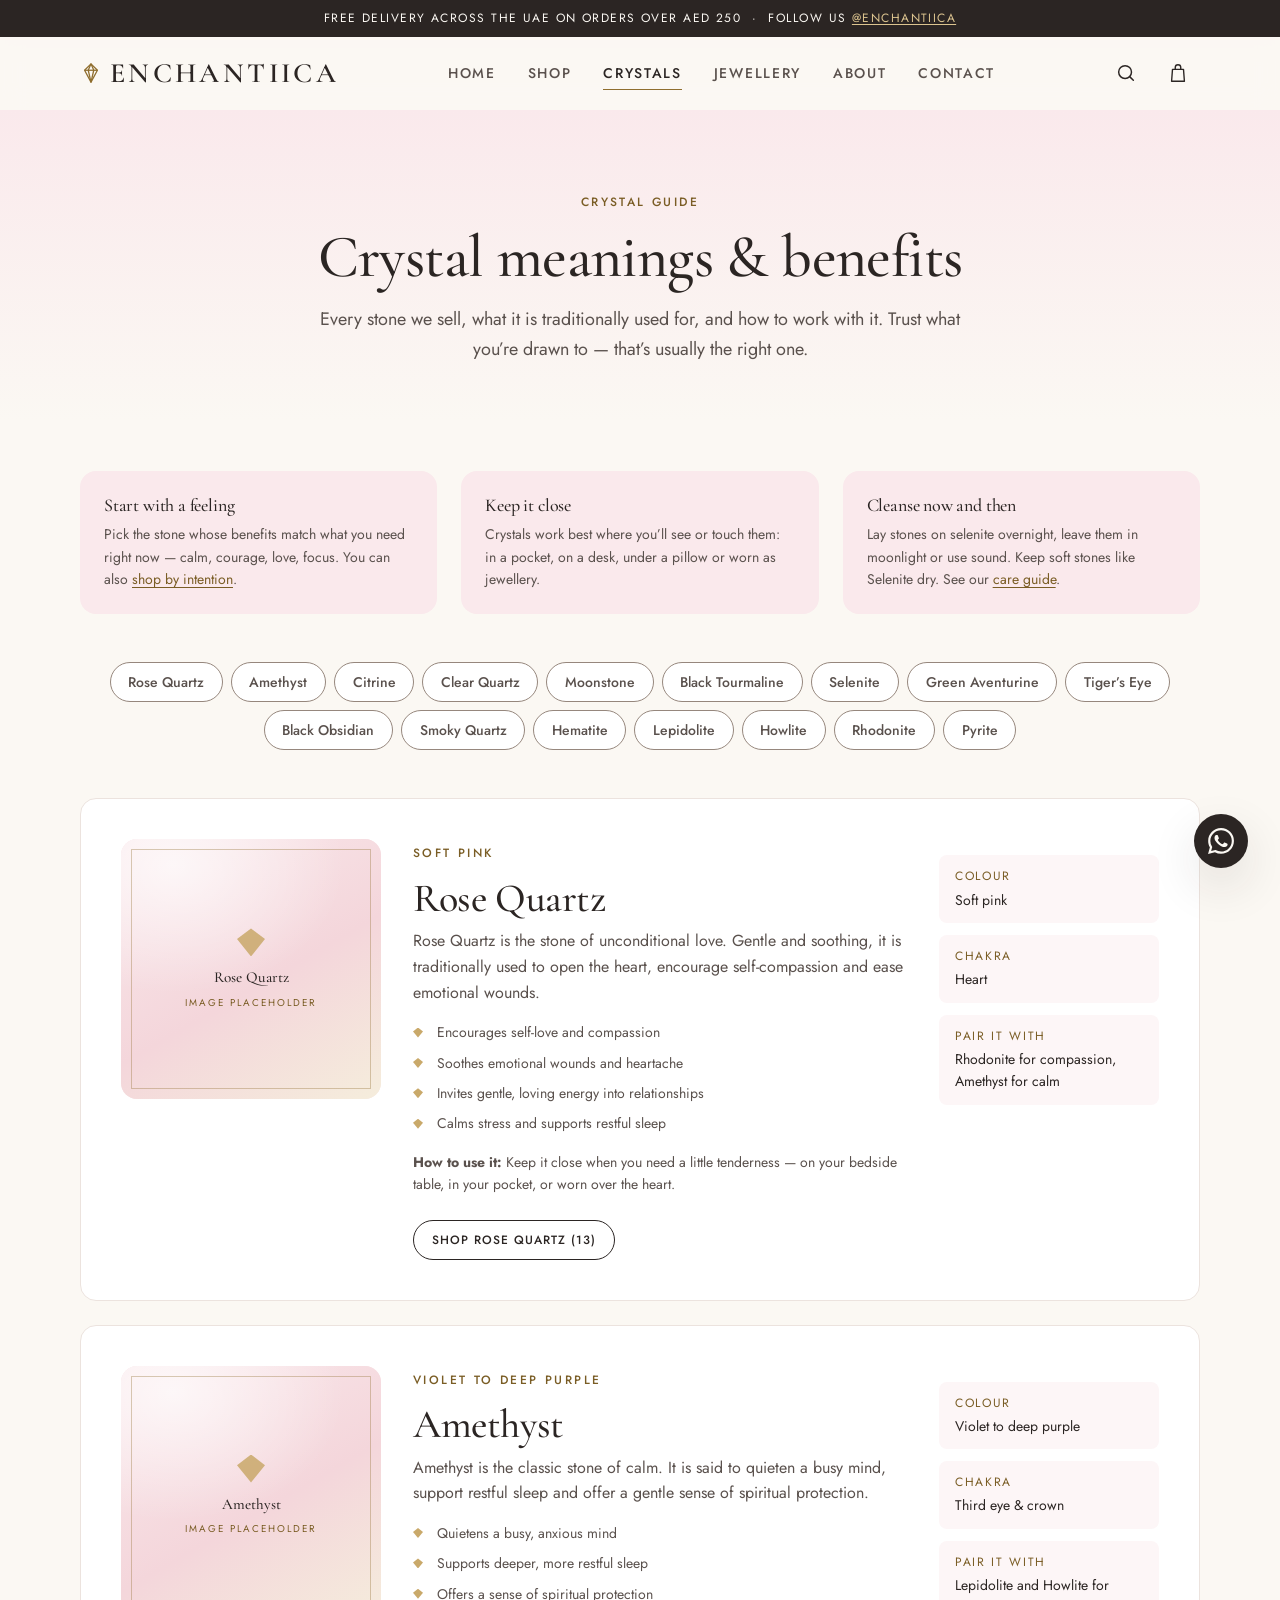
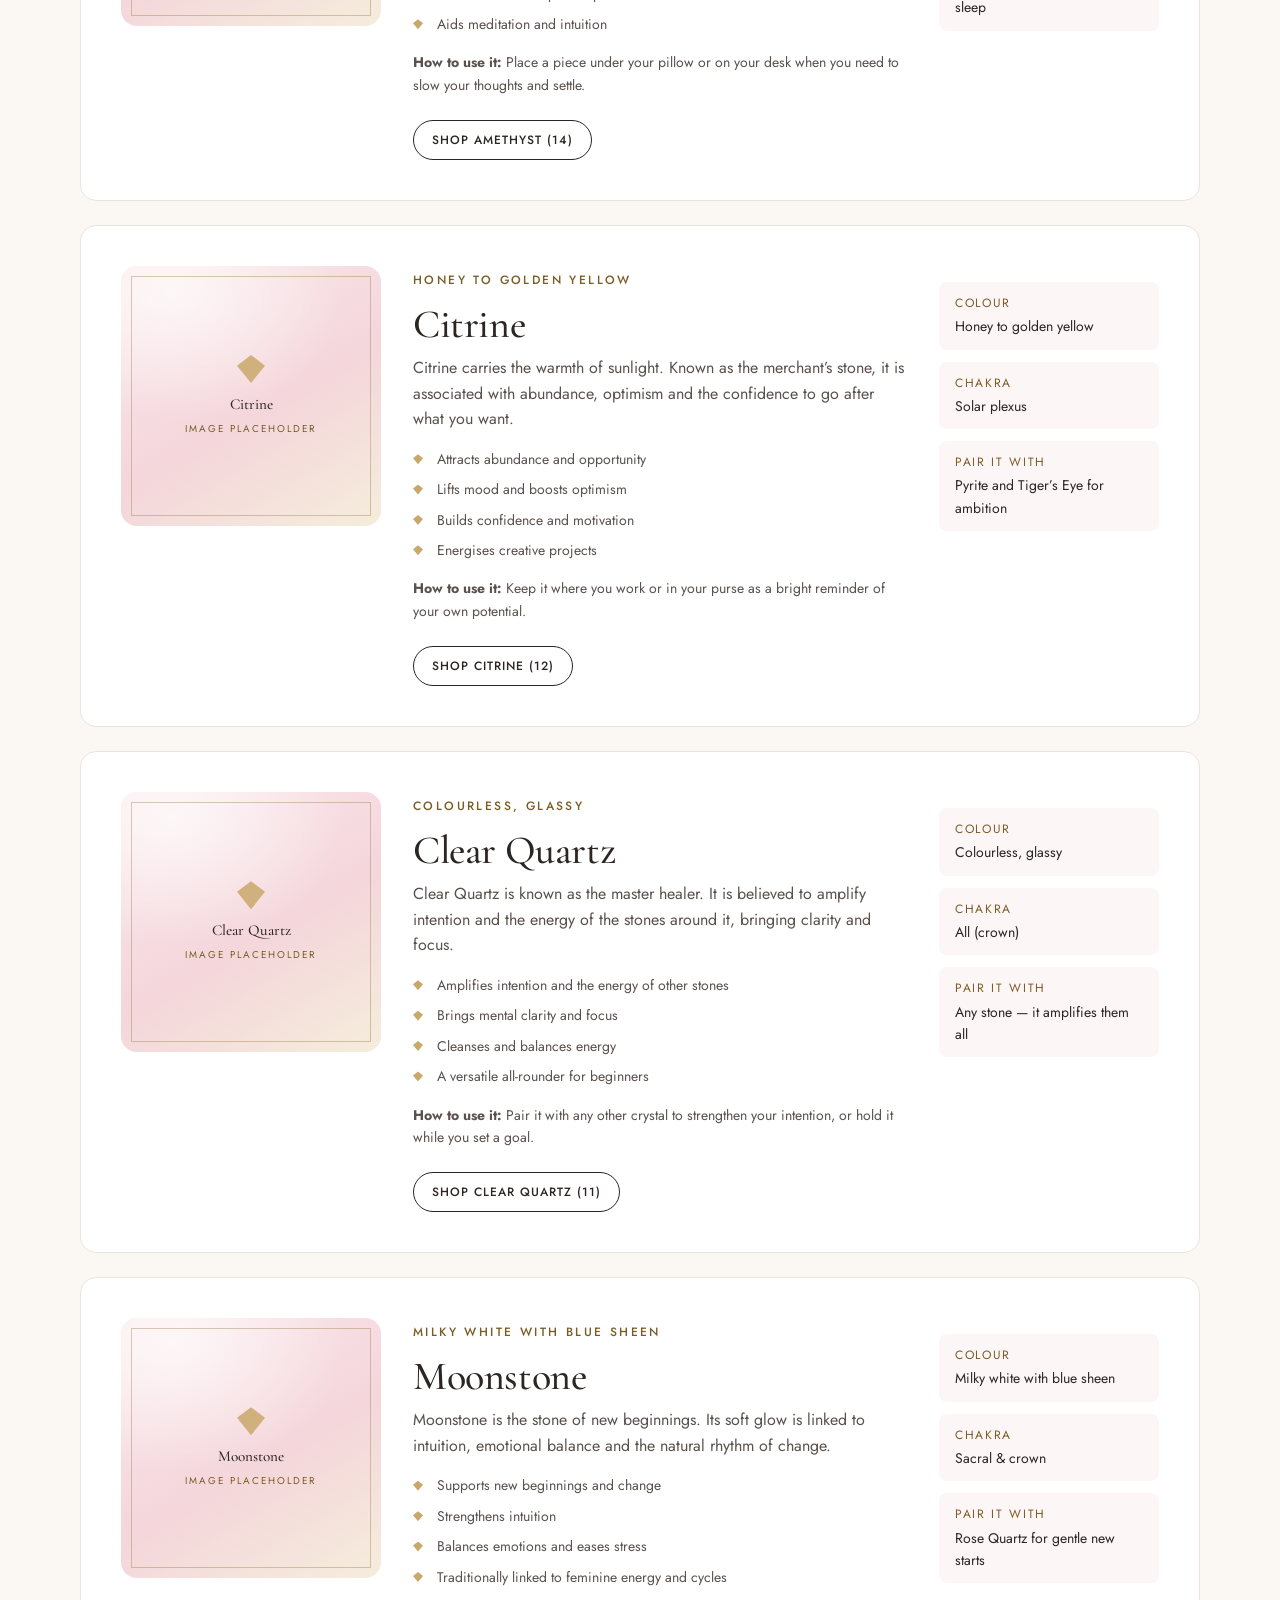
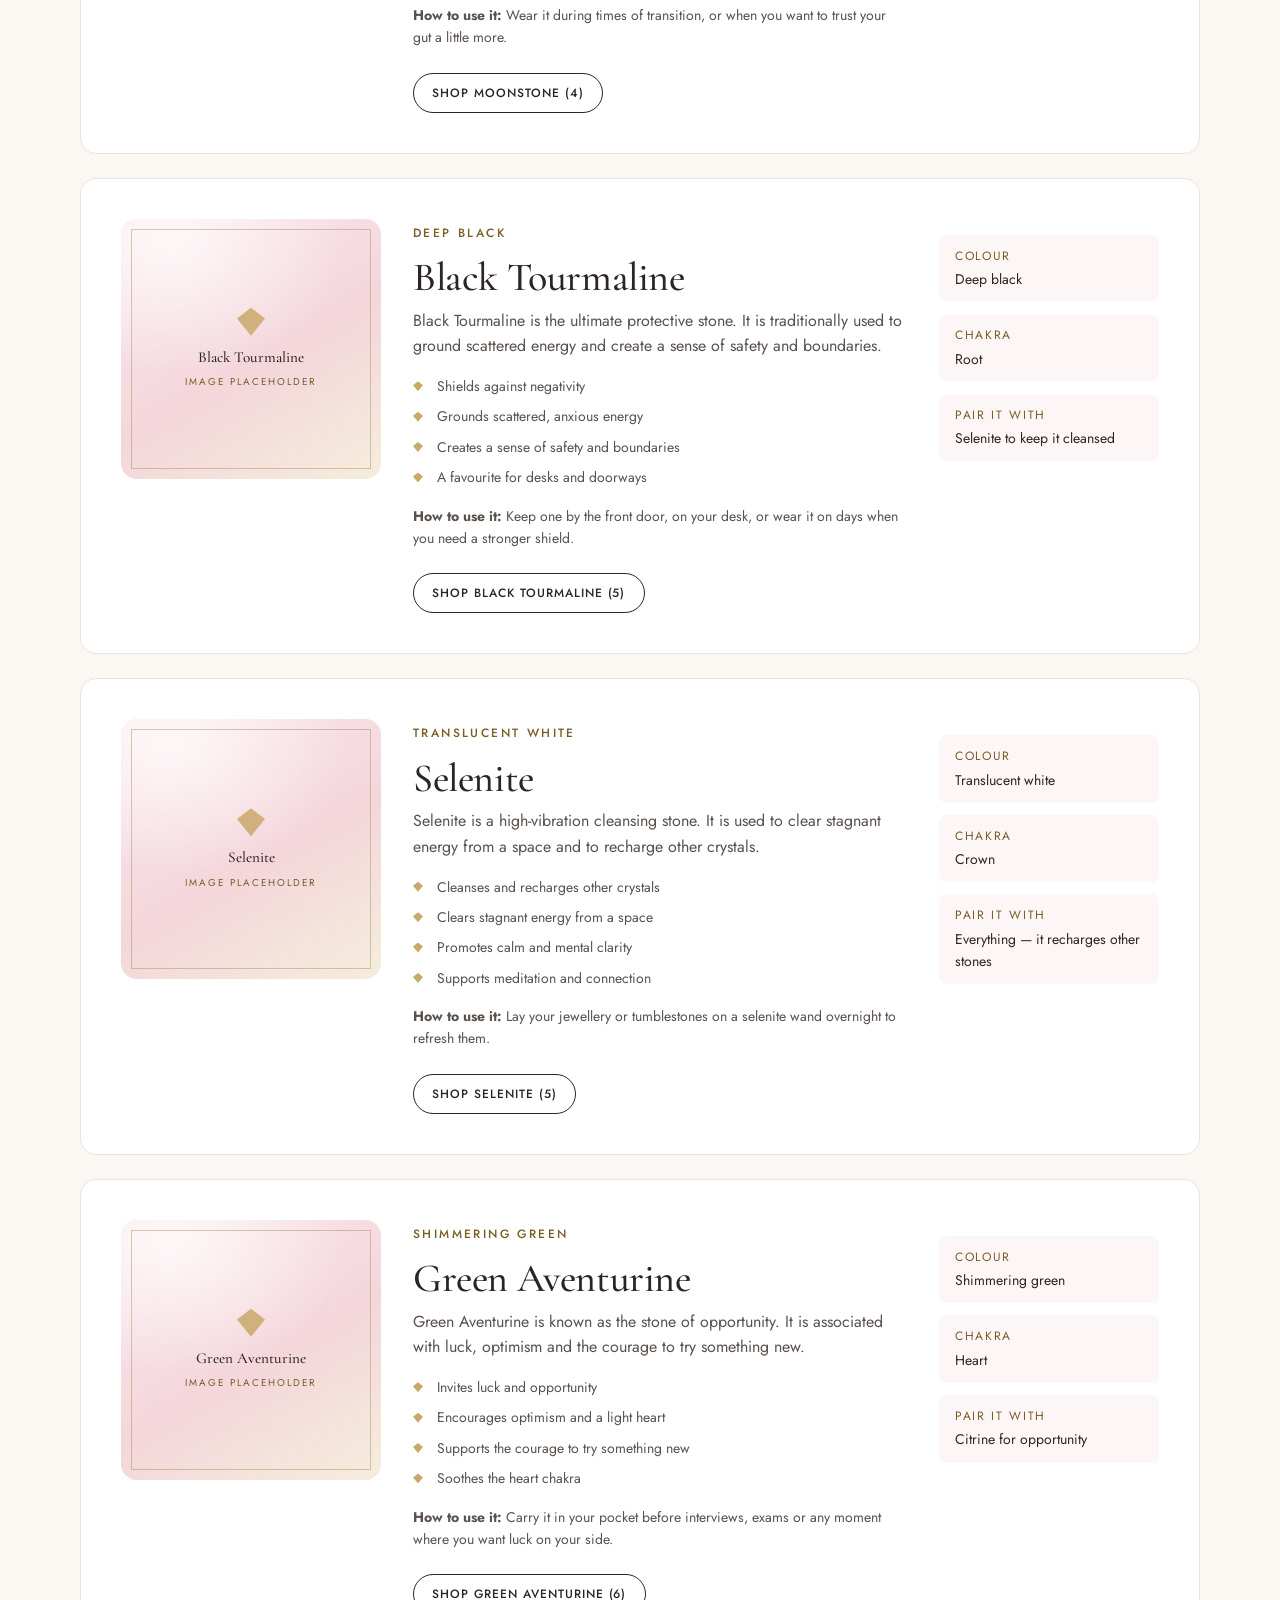
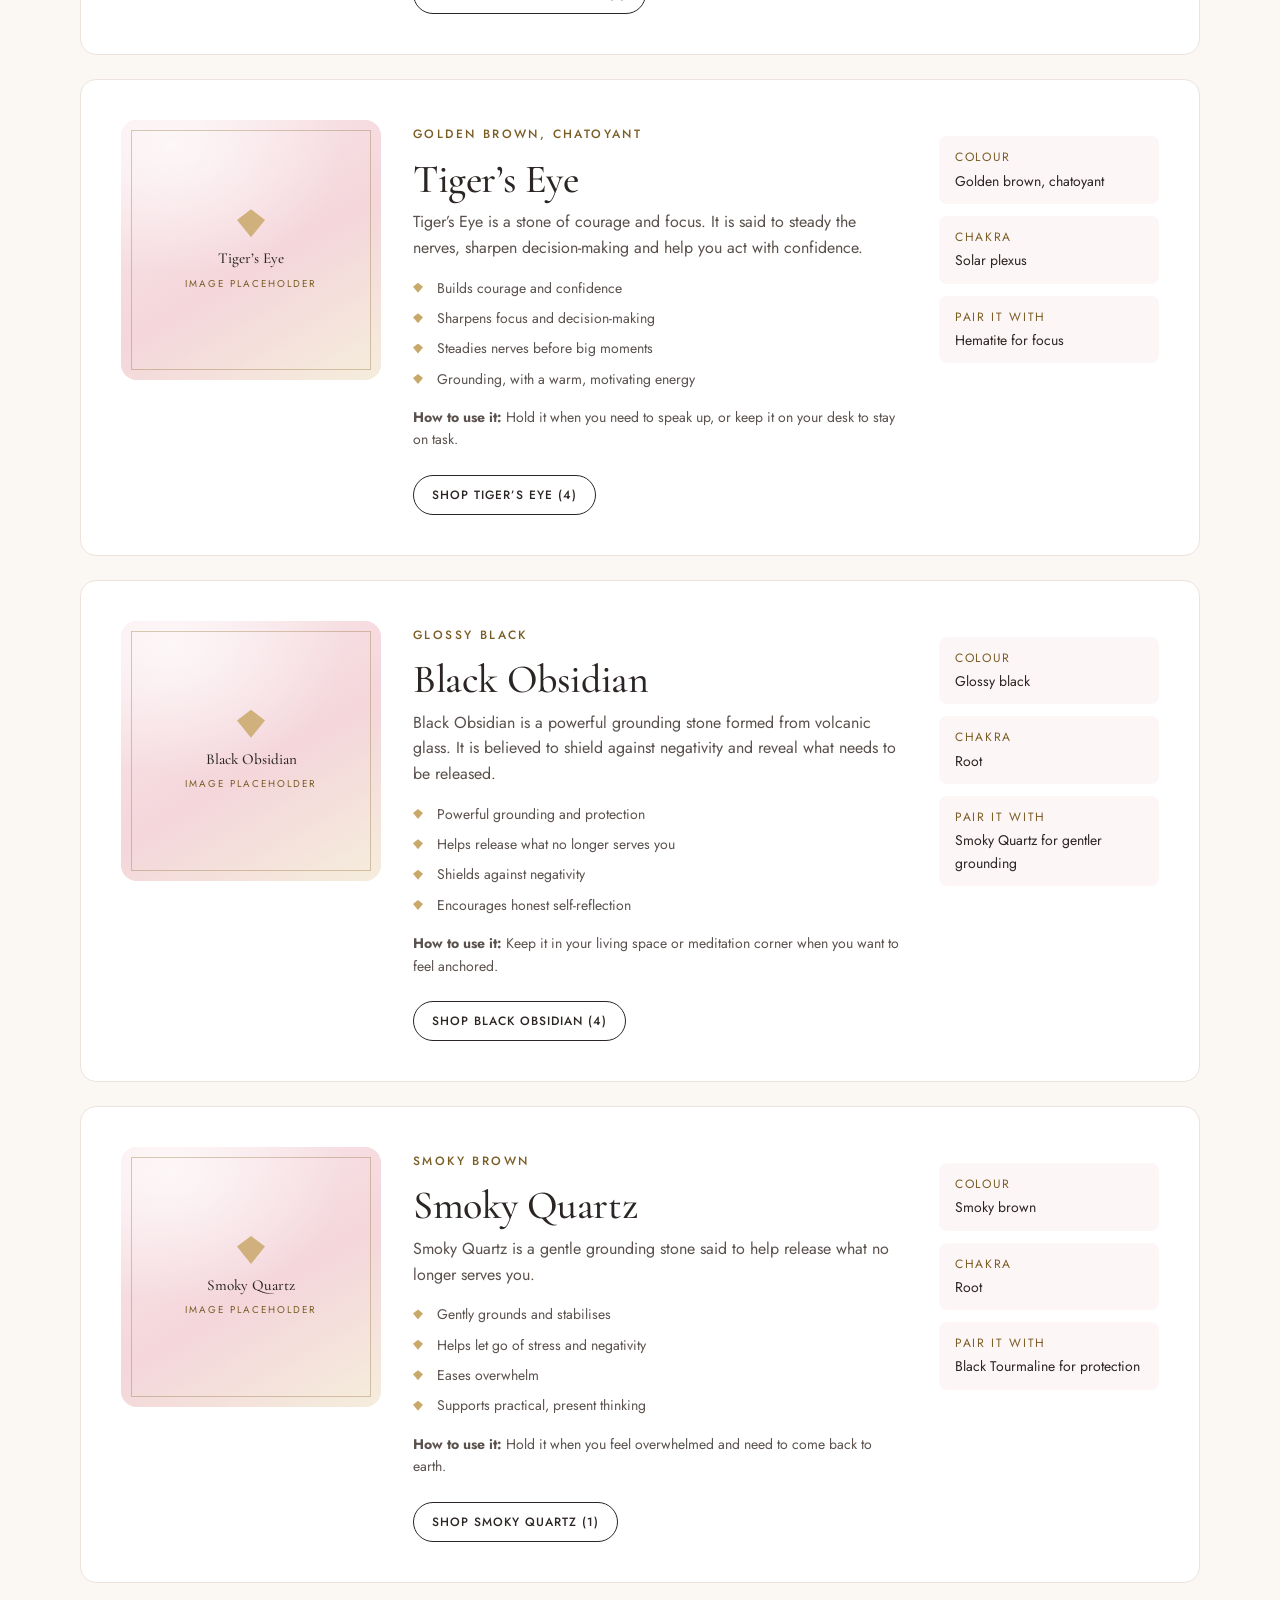
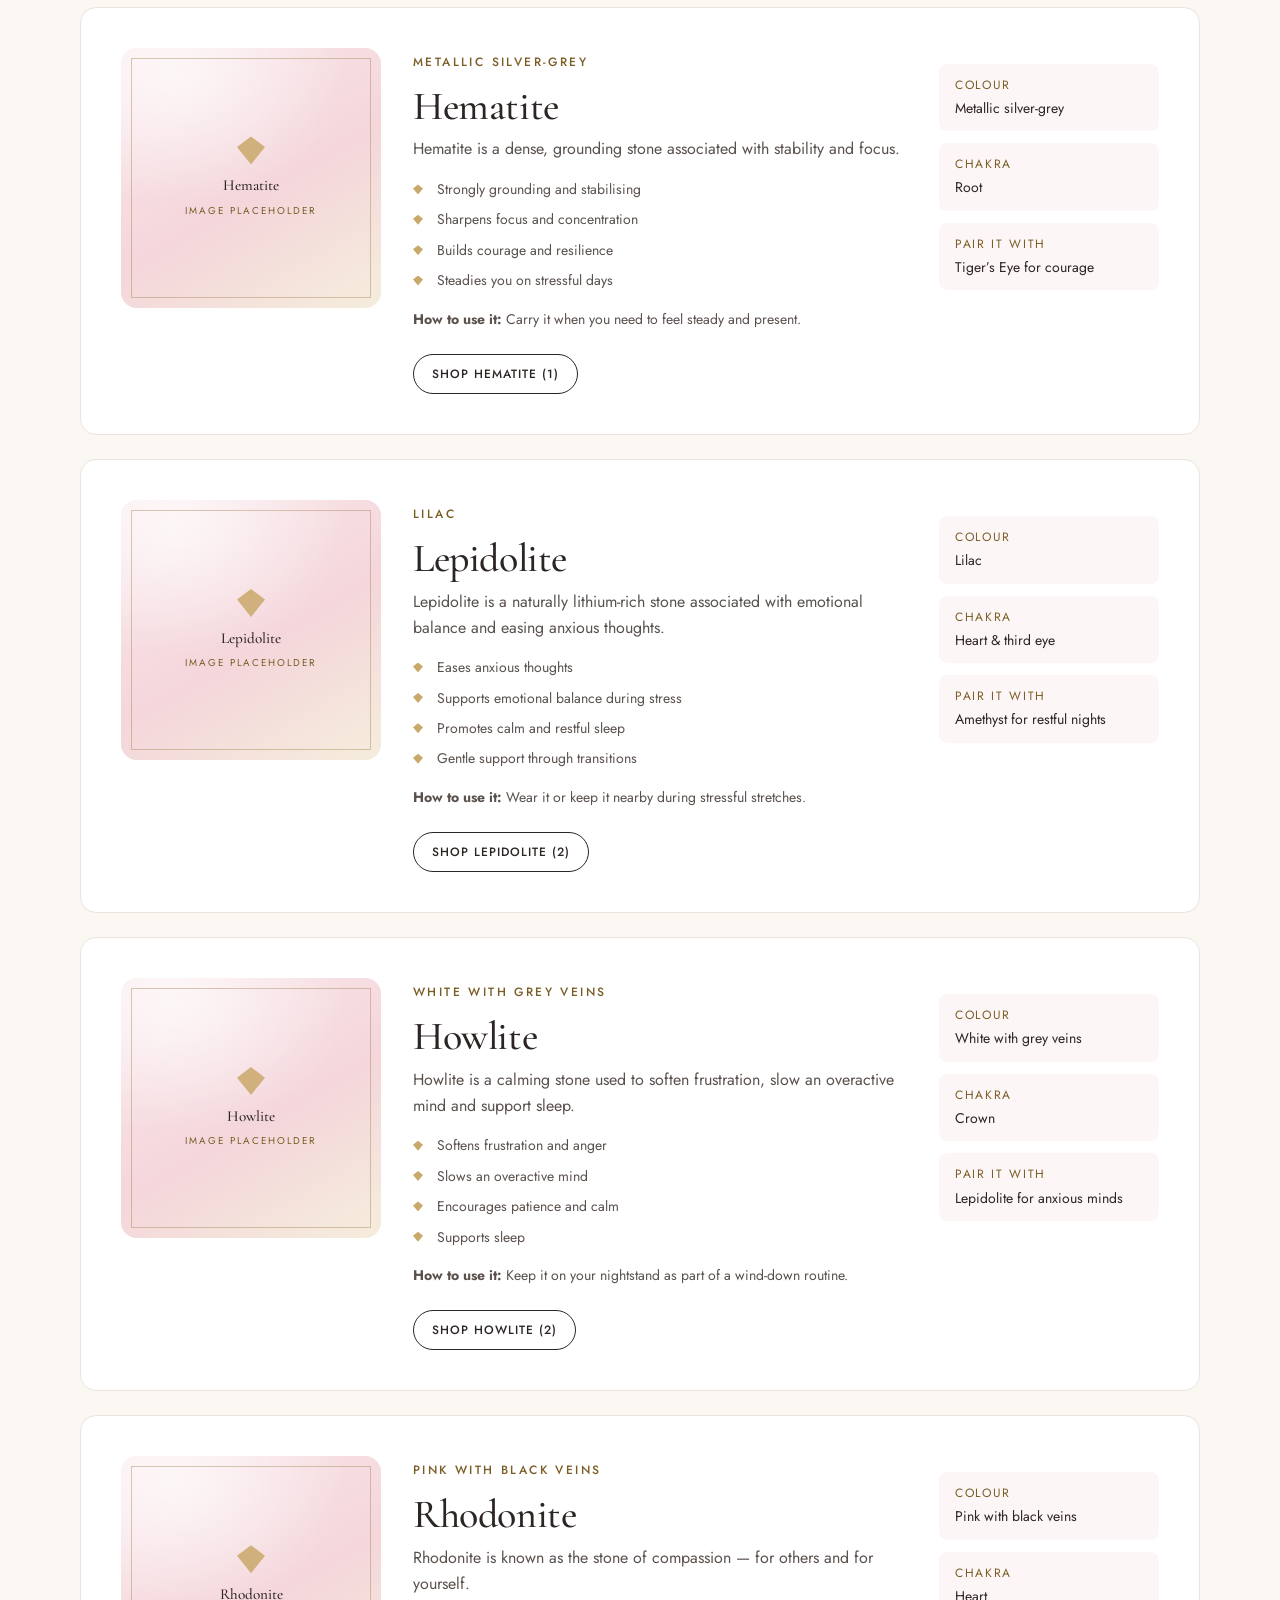
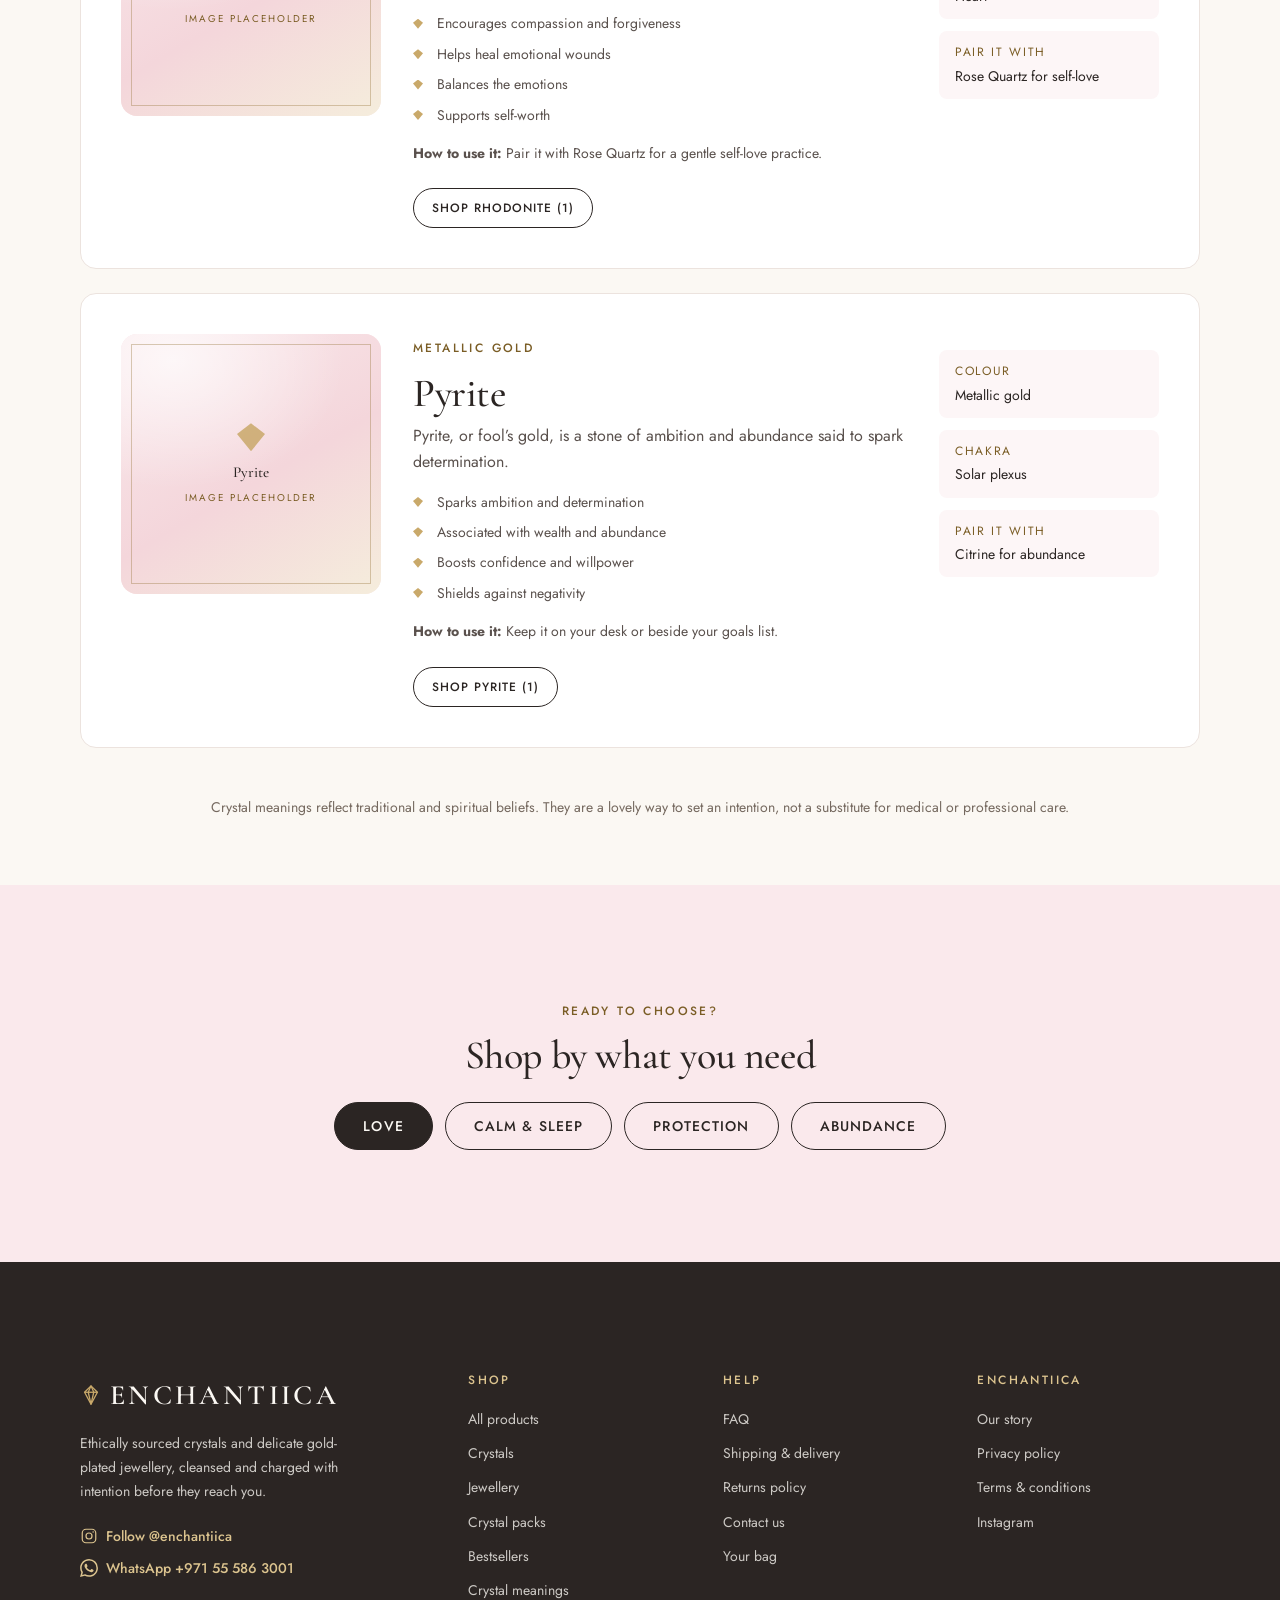
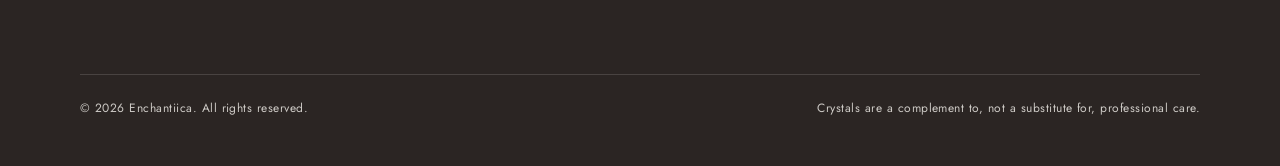
<file: crystal-meanings.html>
<!DOCTYPE html>
<html lang="en-GB">
<head>
  <meta charset="utf-8">
  <meta name="viewport" content="width=device-width, initial-scale=1">
  <title>Crystal Meanings &amp; Benefits — Enchantiica</title>
  <meta name="description" content="What each crystal is for: the meanings and benefits of rose quartz, amethyst, citrine, clear quartz, moonstone, black tourmaline, selenite and more, with how to use and pair them.">
  <meta name="theme-color" content="#FBF8F3">
  <meta property="og:site_name" content="Enchantiica">
  <meta property="og:title" content="Crystal Meanings &amp; Benefits — Enchantiica">
  <meta property="og:description" content="What each crystal is for: the meanings and benefits of rose quartz, amethyst, citrine, clear quartz, moonstone, black tourmaline, selenite and more, with how to use and pair them.">
  <meta property="og:type" content="website">
  <link rel="icon" href="favicon.svg" type="image/svg+xml">
  <link rel="preconnect" href="https://fonts.googleapis.com">
  <link rel="preconnect" href="https://fonts.gstatic.com" crossorigin>
  <link rel="stylesheet" href="https://fonts.googleapis.com/css2?family=Cormorant+Garamond:ital,wght@0,400;0,500;0,600;1,400&family=Jost:wght@400;500&display=swap">
  <link rel="stylesheet" href="css/styles.css">
  <script>document.documentElement.classList.add('js');</script>
</head>
<body data-page="crystal-meanings">
  <a class="skip-link" href="#main">Skip to content</a>
  <section class="announcement" aria-label="Announcement">Free delivery across the UAE on orders over AED 250<span class="announcement__extra"> &nbsp;·&nbsp; Follow us <a href="https://www.instagram.com/enchantiica" target="_blank" rel="noopener">@enchantiica<span class="visually-hidden"> (opens in a new tab)</span></a></span></section>

  <header class="header">
    <div class="container header__inner">
      <a class="logo" href="index.html" aria-label="Enchantiica — home"><svg viewBox="0 0 24 24" fill="none" stroke="currentColor" stroke-width="1.4" stroke-linejoin="round" aria-hidden="true"><path d="M12 2l7 7-7 13L5 9l7-7z"/><path d="M5 9h14"/><path d="M12 2L9 9l3 13 3-13-3-7"/></svg><span>Enchantiica</span></a>

      <nav class="nav" id="site-nav" aria-label="Main navigation">
        <ul class="nav__list">
          <li class="nav__item"><a class="nav__link" href="index.html">Home</a></li>
          <li class="nav__item">
            <a class="nav__link" href="shop.html">Shop</a>
            <button class="nav__toggle" type="button" aria-expanded="false" aria-controls="menu-shop" aria-label="Shop menu"><svg viewBox="0 0 24 24" fill="none" stroke="currentColor" stroke-width="1.6" stroke-linecap="round" stroke-linejoin="round" aria-hidden="true"><path d="M6 9l6 6 6-6"/></svg></button>
            <div class="nav__menu" id="menu-shop">
              <div class="nav__panel nav__panel--wide">
                <ul>
                  <li><span class="nav__group-title">Browse</span></li>
                  <li><a class="nav__menu-link nav__menu-link--all" href="shop.html">All products</a></li>
                  <li><a class="nav__menu-link" href="shop.html?sort=rating">Bestsellers</a></li>
                  <li><a class="nav__menu-link" href="crystals.html">Crystals</a></li>
                  <li><a class="nav__menu-link" href="jewellery.html">Jewellery</a></li>
                  <li><a class="nav__menu-link" href="crystals.html?sub=packs">Crystal packs</a></li>
                </ul>
                <ul>
                  <li><span class="nav__group-title">Shop by intention</span></li>
                  <li><a class="nav__menu-link" href="shop.html?good=love">Love &amp; self-love</a></li>
                  <li><a class="nav__menu-link" href="shop.html?good=calm,sleep">Calm &amp; sleep</a></li>
                  <li><a class="nav__menu-link" href="shop.html?good=protection,grounding">Protection &amp; grounding</a></li>
                  <li><a class="nav__menu-link" href="shop.html?good=abundance,confidence">Abundance &amp; confidence</a></li>
                  <li><a class="nav__menu-link" href="shop.html?good=clarity,energy">Clarity &amp; energy</a></li>
                </ul>
              </div>
            </div>
          </li>
          <li class="nav__item">
            <a class="nav__link" href="crystals.html">Crystals</a>
            <button class="nav__toggle" type="button" aria-expanded="false" aria-controls="menu-crystals" aria-label="Crystals menu"><svg viewBox="0 0 24 24" fill="none" stroke="currentColor" stroke-width="1.6" stroke-linecap="round" stroke-linejoin="round" aria-hidden="true"><path d="M6 9l6 6 6-6"/></svg></button>
            <div class="nav__menu" id="menu-crystals">
              <ul class="nav__panel">
                <li><a class="nav__menu-link nav__menu-link--all" href="crystals.html">All crystals</a></li>
                <li><a class="nav__menu-link" href="crystals.html?sub=tumblestones">Tumblestones</a></li>
                <li><a class="nav__menu-link" href="crystals.html?sub=rough">Rough crystals &amp; raw chunks</a></li>
                <li><a class="nav__menu-link" href="crystals.html?sub=packs">Crystal packs</a></li>
                <li><a class="nav__menu-link" href="crystals.html?sub=shapes">Towers, pyramids, trees &amp; shapes</a></li>
                <li><a class="nav__menu-link nav__menu-link--guide" href="crystal-meanings.html">Crystal meanings &amp; benefits</a></li>
              </ul>
            </div>
          </li>
          <li class="nav__item">
            <a class="nav__link" href="jewellery.html">Jewellery</a>
            <button class="nav__toggle" type="button" aria-expanded="false" aria-controls="menu-jewellery" aria-label="Jewellery menu"><svg viewBox="0 0 24 24" fill="none" stroke="currentColor" stroke-width="1.6" stroke-linecap="round" stroke-linejoin="round" aria-hidden="true"><path d="M6 9l6 6 6-6"/></svg></button>
            <div class="nav__menu" id="menu-jewellery">
              <ul class="nav__panel">
                <li><a class="nav__menu-link nav__menu-link--all" href="jewellery.html">All jewellery</a></li>
                <li><a class="nav__menu-link" href="jewellery.html?sub=necklaces">Necklaces &amp; pendants</a></li>
                <li><a class="nav__menu-link" href="jewellery.html?sub=bracelets">Bracelets</a></li>
                <li><a class="nav__menu-link" href="jewellery.html?sub=earrings">Earrings</a></li>
                <li><a class="nav__menu-link" href="jewellery.html?sub=rings">Rings</a></li>
              </ul>
            </div>
          </li>
          <li class="nav__item"><a class="nav__link" href="about.html">About</a></li>
          <li class="nav__item"><a class="nav__link" href="contact.html">Contact</a></li>
        </ul>
        <div class="nav__secondary">
          <a href="crystal-meanings.html">Crystal meanings</a>
          <a href="faq.html">FAQ</a>
          <a href="shipping.html">Delivery</a>
          <a href="returns.html">Returns</a>
          <a href="cart.html">Your bag</a>
        </div>
        <a class="nav__ig" href="https://www.instagram.com/enchantiica" target="_blank" rel="noopener"><svg viewBox="0 0 24 24" fill="none" stroke="currentColor" stroke-width="1.6" stroke-linecap="round" stroke-linejoin="round" aria-hidden="true"><rect x="3" y="3" width="18" height="18" rx="5"/><circle cx="12" cy="12" r="4"/><circle cx="17.5" cy="6.5" r="1" fill="currentColor" stroke="none"/></svg><span>@enchantiica<span class="visually-hidden"> (opens in a new tab)</span></span></a>
        <a class="nav__ig" href="https://wa.me/971555863001?text=Hi%20Enchantiica%2C%20I%20have%20a%20question%20about%20" target="_blank" rel="noopener"><svg viewBox="0 0 24 24" fill="currentColor" aria-hidden="true"><path d="M17.472 14.382c-.297-.149-1.758-.867-2.03-.967-.273-.099-.471-.148-.67.15-.197.297-.767.966-.94 1.164-.173.199-.347.223-.644.075-.297-.15-1.255-.463-2.39-1.475-.883-.788-1.48-1.761-1.653-2.059-.173-.297-.018-.458.13-.606.134-.133.298-.347.446-.52.149-.174.198-.298.298-.497.099-.198.05-.371-.025-.52-.075-.149-.669-1.612-.916-2.207-.242-.579-.487-.5-.669-.51-.173-.008-.371-.01-.57-.01-.198 0-.52.074-.792.372-.272.297-1.04 1.016-1.04 2.479 0 1.462 1.065 2.875 1.213 3.074.149.198 2.096 3.2 5.077 4.487.709.306 1.262.489 1.694.625.712.227 1.36.195 1.871.118.571-.085 1.758-.719 2.006-1.413.248-.694.248-1.289.173-1.413-.074-.124-.272-.198-.57-.347m-5.421 7.403h-.004a9.87 9.87 0 0 1-5.031-1.378l-.361-.214-3.741.982.998-3.648-.235-.374a9.86 9.86 0 0 1-1.51-5.26c.001-5.45 4.436-9.884 9.888-9.884 2.64 0 5.122 1.03 6.988 2.898a9.825 9.825 0 0 1 2.893 6.994c-.003 5.45-4.437 9.885-9.885 9.885m8.413-18.297A11.815 11.815 0 0 0 12.05 0C5.495 0 .16 5.335.157 11.892c0 2.096.547 4.142 1.588 5.945L.057 24l6.305-1.654a11.882 11.882 0 0 0 5.683 1.448h.005c6.554 0 11.89-5.335 11.893-11.893a11.821 11.821 0 0 0-3.48-8.413z"/></svg><span>WhatsApp +971 55 586 3001<span class="visually-hidden"> (opens in a new tab)</span></span></a>
      </nav>

      <div class="header__actions">
        <button class="icon-btn" type="button" data-search-toggle aria-expanded="false" aria-controls="site-search" aria-label="Search"><svg viewBox="0 0 24 24" fill="none" stroke="currentColor" stroke-width="1.6" stroke-linecap="round" stroke-linejoin="round" aria-hidden="true"><circle cx="11" cy="11" r="7"/><path d="M20 20l-3.5-3.5"/></svg></button>
        <a class="icon-btn" href="cart.html" aria-label="Bag, 0 items"><svg viewBox="0 0 24 24" fill="none" stroke="currentColor" stroke-width="1.5" stroke-linecap="round" stroke-linejoin="round" aria-hidden="true"><path d="M6 8h12l1 13H5L6 8z"/><path d="M9 8V6a3 3 0 0 1 6 0v2"/></svg><span class="cart-count" aria-hidden="true">0</span></a>
        <button class="icon-btn burger" type="button" aria-expanded="false" aria-controls="site-nav" aria-label="Open menu">
          <span class="burger__lines" aria-hidden="true"><span></span><span></span><span></span></span>
        </button>
      </div>
    </div>

    <div class="search" id="site-search" hidden>
      <div class="container">
        <form class="search__form" role="search" action="shop.html" method="get">
          <label class="visually-hidden" for="search-input">Search products</label>
          <span class="search__icon" aria-hidden="true"><svg viewBox="0 0 24 24" fill="none" stroke="currentColor" stroke-width="1.6" stroke-linecap="round" stroke-linejoin="round" aria-hidden="true"><circle cx="11" cy="11" r="7"/><path d="M20 20l-3.5-3.5"/></svg></span>
          <input class="search__input" id="search-input" name="q" type="search" placeholder="Search crystals, jewellery or a feeling — “amethyst”, “bracelet”, “calm”" autocomplete="off" spellcheck="false">
          <button class="btn btn--small search__submit" type="submit">Search</button>
          <button class="icon-btn" type="button" data-search-close aria-label="Close search"><svg viewBox="0 0 24 24" fill="none" stroke="currentColor" stroke-width="1.6" stroke-linecap="round" aria-hidden="true"><path d="M6 6l12 12M18 6L6 18"/></svg></button>
        </form>
        <div class="search__results" data-search-results aria-live="polite"></div>
      </div>
    </div>
  </header>

  <main id="main" tabindex="-1">
    <section class="page-head" aria-labelledby="page-title">
      <div class="container">
        <span class="eyebrow">Crystal guide</span>
        <h1 id="page-title">Crystal meanings &amp; benefits</h1>
        <p class="lead">Every stone we sell, what it is traditionally used for, and how to work with it. Trust what you’re drawn to — that’s usually the right one.</p>
      </div>
    </section>

    <section class="section section--tight">
      <div class="container">
        <div class="guide__intro" data-reveal>
          <div class="guide__tip"><h2 class="guide__tip-title">Start with a feeling</h2>Pick the stone whose benefits match what you need right now — calm, courage, love, focus. You can also <a class="link" href="shop.html">shop by intention</a>.</div>
          <div class="guide__tip"><h2 class="guide__tip-title">Keep it close</h2>Crystals work best where you’ll see or touch them: in a pocket, on a desk, under a pillow or worn as jewellery.</div>
          <div class="guide__tip"><h2 class="guide__tip-title">Cleanse now and then</h2>Lay stones on selenite overnight, leave them in moonlight or use sound. Keep soft stones like Selenite dry. See our <a class="link" href="faq.html#care">care guide</a>.</div>
        </div>

        <nav class="pill-nav guide-nav" aria-label="Jump to a crystal">
          <a class="pill" href="#rose-quartz">Rose Quartz</a>
          <a class="pill" href="#amethyst">Amethyst</a>
          <a class="pill" href="#citrine">Citrine</a>
          <a class="pill" href="#clear-quartz">Clear Quartz</a>
          <a class="pill" href="#moonstone">Moonstone</a>
          <a class="pill" href="#black-tourmaline">Black Tourmaline</a>
          <a class="pill" href="#selenite">Selenite</a>
          <a class="pill" href="#green-aventurine">Green Aventurine</a>
          <a class="pill" href="#tigers-eye">Tiger’s Eye</a>
          <a class="pill" href="#obsidian">Black Obsidian</a>
          <a class="pill" href="#smoky-quartz">Smoky Quartz</a>
          <a class="pill" href="#hematite">Hematite</a>
          <a class="pill" href="#lepidolite">Lepidolite</a>
          <a class="pill" href="#howlite">Howlite</a>
          <a class="pill" href="#rhodonite">Rhodonite</a>
          <a class="pill" href="#pyrite">Pyrite</a>
        </nav>

        <div class="guide">
        <article class="guide__item" id="rose-quartz" data-reveal>
          <div class="guide__media"><div class="media media--square media--lg"><div class="ph" role="img" aria-label="Image placeholder: Rose Quartz"><span class="ph__icon" aria-hidden="true"></span><span class="ph__name">Rose Quartz</span><span class="ph__tag">Image placeholder</span></div></div></div>
          <div>
            <span class="eyebrow">Soft pink</span>
            <h2>Rose Quartz</h2>
            <p class="guide__lead">Rose Quartz is the stone of unconditional love. Gentle and soothing, it is traditionally used to open the heart, encourage self-compassion and ease emotional wounds.</p>
            <ul class="guide__benefits"><li>Encourages self-love and compassion</li><li>Soothes emotional wounds and heartache</li><li>Invites gentle, loving energy into relationships</li><li>Calms stress and supports restful sleep</li></ul>
            <p class="guide__use"><strong>How to use it:</strong> Keep it close when you need a little tenderness — on your bedside table, in your pocket, or worn over the heart.</p>
            <a class="btn btn--outline btn--small guide__shop" href="shop.html?crystal=rose-quartz">Shop Rose Quartz (13)</a>
          </div>
          <dl class="guide__facts">
            <div class="meaning__fact"><dt>Colour</dt><dd>Soft pink</dd></div>
            <div class="meaning__fact"><dt>Chakra</dt><dd>Heart</dd></div>
            <div class="meaning__fact"><dt>Pair it with</dt><dd>Rhodonite for compassion, Amethyst for calm</dd></div>
          </dl>
        </article>
        <article class="guide__item" id="amethyst" data-reveal>
          <div class="guide__media"><div class="media media--square media--lg"><div class="ph" role="img" aria-label="Image placeholder: Amethyst"><span class="ph__icon" aria-hidden="true"></span><span class="ph__name">Amethyst</span><span class="ph__tag">Image placeholder</span></div></div></div>
          <div>
            <span class="eyebrow">Violet to deep purple</span>
            <h2>Amethyst</h2>
            <p class="guide__lead">Amethyst is the classic stone of calm. It is said to quieten a busy mind, support restful sleep and offer a gentle sense of spiritual protection.</p>
            <ul class="guide__benefits"><li>Quietens a busy, anxious mind</li><li>Supports deeper, more restful sleep</li><li>Offers a sense of spiritual protection</li><li>Aids meditation and intuition</li></ul>
            <p class="guide__use"><strong>How to use it:</strong> Place a piece under your pillow or on your desk when you need to slow your thoughts and settle.</p>
            <a class="btn btn--outline btn--small guide__shop" href="shop.html?crystal=amethyst">Shop Amethyst (14)</a>
          </div>
          <dl class="guide__facts">
            <div class="meaning__fact"><dt>Colour</dt><dd>Violet to deep purple</dd></div>
            <div class="meaning__fact"><dt>Chakra</dt><dd>Third eye &amp; crown</dd></div>
            <div class="meaning__fact"><dt>Pair it with</dt><dd>Lepidolite and Howlite for sleep</dd></div>
          </dl>
        </article>
        <article class="guide__item" id="citrine" data-reveal>
          <div class="guide__media"><div class="media media--square media--lg"><div class="ph" role="img" aria-label="Image placeholder: Citrine"><span class="ph__icon" aria-hidden="true"></span><span class="ph__name">Citrine</span><span class="ph__tag">Image placeholder</span></div></div></div>
          <div>
            <span class="eyebrow">Honey to golden yellow</span>
            <h2>Citrine</h2>
            <p class="guide__lead">Citrine carries the warmth of sunlight. Known as the merchant’s stone, it is associated with abundance, optimism and the confidence to go after what you want.</p>
            <ul class="guide__benefits"><li>Attracts abundance and opportunity</li><li>Lifts mood and boosts optimism</li><li>Builds confidence and motivation</li><li>Energises creative projects</li></ul>
            <p class="guide__use"><strong>How to use it:</strong> Keep it where you work or in your purse as a bright reminder of your own potential.</p>
            <a class="btn btn--outline btn--small guide__shop" href="shop.html?crystal=citrine">Shop Citrine (12)</a>
          </div>
          <dl class="guide__facts">
            <div class="meaning__fact"><dt>Colour</dt><dd>Honey to golden yellow</dd></div>
            <div class="meaning__fact"><dt>Chakra</dt><dd>Solar plexus</dd></div>
            <div class="meaning__fact"><dt>Pair it with</dt><dd>Pyrite and Tiger’s Eye for ambition</dd></div>
          </dl>
        </article>
        <article class="guide__item" id="clear-quartz" data-reveal>
          <div class="guide__media"><div class="media media--square media--lg"><div class="ph" role="img" aria-label="Image placeholder: Clear Quartz"><span class="ph__icon" aria-hidden="true"></span><span class="ph__name">Clear Quartz</span><span class="ph__tag">Image placeholder</span></div></div></div>
          <div>
            <span class="eyebrow">Colourless, glassy</span>
            <h2>Clear Quartz</h2>
            <p class="guide__lead">Clear Quartz is known as the master healer. It is believed to amplify intention and the energy of the stones around it, bringing clarity and focus.</p>
            <ul class="guide__benefits"><li>Amplifies intention and the energy of other stones</li><li>Brings mental clarity and focus</li><li>Cleanses and balances energy</li><li>A versatile all-rounder for beginners</li></ul>
            <p class="guide__use"><strong>How to use it:</strong> Pair it with any other crystal to strengthen your intention, or hold it while you set a goal.</p>
            <a class="btn btn--outline btn--small guide__shop" href="shop.html?crystal=clear-quartz">Shop Clear Quartz (11)</a>
          </div>
          <dl class="guide__facts">
            <div class="meaning__fact"><dt>Colour</dt><dd>Colourless, glassy</dd></div>
            <div class="meaning__fact"><dt>Chakra</dt><dd>All (crown)</dd></div>
            <div class="meaning__fact"><dt>Pair it with</dt><dd>Any stone — it amplifies them all</dd></div>
          </dl>
        </article>
        <article class="guide__item" id="moonstone" data-reveal>
          <div class="guide__media"><div class="media media--square media--lg"><div class="ph" role="img" aria-label="Image placeholder: Moonstone"><span class="ph__icon" aria-hidden="true"></span><span class="ph__name">Moonstone</span><span class="ph__tag">Image placeholder</span></div></div></div>
          <div>
            <span class="eyebrow">Milky white with blue sheen</span>
            <h2>Moonstone</h2>
            <p class="guide__lead">Moonstone is the stone of new beginnings. Its soft glow is linked to intuition, emotional balance and the natural rhythm of change.</p>
            <ul class="guide__benefits"><li>Supports new beginnings and change</li><li>Strengthens intuition</li><li>Balances emotions and eases stress</li><li>Traditionally linked to feminine energy and cycles</li></ul>
            <p class="guide__use"><strong>How to use it:</strong> Wear it during times of transition, or when you want to trust your gut a little more.</p>
            <a class="btn btn--outline btn--small guide__shop" href="shop.html?crystal=moonstone">Shop Moonstone (4)</a>
          </div>
          <dl class="guide__facts">
            <div class="meaning__fact"><dt>Colour</dt><dd>Milky white with blue sheen</dd></div>
            <div class="meaning__fact"><dt>Chakra</dt><dd>Sacral &amp; crown</dd></div>
            <div class="meaning__fact"><dt>Pair it with</dt><dd>Rose Quartz for gentle new starts</dd></div>
          </dl>
        </article>
        <article class="guide__item" id="black-tourmaline" data-reveal>
          <div class="guide__media"><div class="media media--square media--lg"><div class="ph" role="img" aria-label="Image placeholder: Black Tourmaline"><span class="ph__icon" aria-hidden="true"></span><span class="ph__name">Black Tourmaline</span><span class="ph__tag">Image placeholder</span></div></div></div>
          <div>
            <span class="eyebrow">Deep black</span>
            <h2>Black Tourmaline</h2>
            <p class="guide__lead">Black Tourmaline is the ultimate protective stone. It is traditionally used to ground scattered energy and create a sense of safety and boundaries.</p>
            <ul class="guide__benefits"><li>Shields against negativity</li><li>Grounds scattered, anxious energy</li><li>Creates a sense of safety and boundaries</li><li>A favourite for desks and doorways</li></ul>
            <p class="guide__use"><strong>How to use it:</strong> Keep one by the front door, on your desk, or wear it on days when you need a stronger shield.</p>
            <a class="btn btn--outline btn--small guide__shop" href="shop.html?crystal=black-tourmaline">Shop Black Tourmaline (5)</a>
          </div>
          <dl class="guide__facts">
            <div class="meaning__fact"><dt>Colour</dt><dd>Deep black</dd></div>
            <div class="meaning__fact"><dt>Chakra</dt><dd>Root</dd></div>
            <div class="meaning__fact"><dt>Pair it with</dt><dd>Selenite to keep it cleansed</dd></div>
          </dl>
        </article>
        <article class="guide__item" id="selenite" data-reveal>
          <div class="guide__media"><div class="media media--square media--lg"><div class="ph" role="img" aria-label="Image placeholder: Selenite"><span class="ph__icon" aria-hidden="true"></span><span class="ph__name">Selenite</span><span class="ph__tag">Image placeholder</span></div></div></div>
          <div>
            <span class="eyebrow">Translucent white</span>
            <h2>Selenite</h2>
            <p class="guide__lead">Selenite is a high-vibration cleansing stone. It is used to clear stagnant energy from a space and to recharge other crystals.</p>
            <ul class="guide__benefits"><li>Cleanses and recharges other crystals</li><li>Clears stagnant energy from a space</li><li>Promotes calm and mental clarity</li><li>Supports meditation and connection</li></ul>
            <p class="guide__use"><strong>How to use it:</strong> Lay your jewellery or tumblestones on a selenite wand overnight to refresh them.</p>
            <a class="btn btn--outline btn--small guide__shop" href="shop.html?crystal=selenite">Shop Selenite (5)</a>
          </div>
          <dl class="guide__facts">
            <div class="meaning__fact"><dt>Colour</dt><dd>Translucent white</dd></div>
            <div class="meaning__fact"><dt>Chakra</dt><dd>Crown</dd></div>
            <div class="meaning__fact"><dt>Pair it with</dt><dd>Everything — it recharges other stones</dd></div>
          </dl>
        </article>
        <article class="guide__item" id="green-aventurine" data-reveal>
          <div class="guide__media"><div class="media media--square media--lg"><div class="ph" role="img" aria-label="Image placeholder: Green Aventurine"><span class="ph__icon" aria-hidden="true"></span><span class="ph__name">Green Aventurine</span><span class="ph__tag">Image placeholder</span></div></div></div>
          <div>
            <span class="eyebrow">Shimmering green</span>
            <h2>Green Aventurine</h2>
            <p class="guide__lead">Green Aventurine is known as the stone of opportunity. It is associated with luck, optimism and the courage to try something new.</p>
            <ul class="guide__benefits"><li>Invites luck and opportunity</li><li>Encourages optimism and a light heart</li><li>Supports the courage to try something new</li><li>Soothes the heart chakra</li></ul>
            <p class="guide__use"><strong>How to use it:</strong> Carry it in your pocket before interviews, exams or any moment where you want luck on your side.</p>
            <a class="btn btn--outline btn--small guide__shop" href="shop.html?crystal=green-aventurine">Shop Green Aventurine (6)</a>
          </div>
          <dl class="guide__facts">
            <div class="meaning__fact"><dt>Colour</dt><dd>Shimmering green</dd></div>
            <div class="meaning__fact"><dt>Chakra</dt><dd>Heart</dd></div>
            <div class="meaning__fact"><dt>Pair it with</dt><dd>Citrine for opportunity</dd></div>
          </dl>
        </article>
        <article class="guide__item" id="tigers-eye" data-reveal>
          <div class="guide__media"><div class="media media--square media--lg"><div class="ph" role="img" aria-label="Image placeholder: Tiger’s Eye"><span class="ph__icon" aria-hidden="true"></span><span class="ph__name">Tiger’s Eye</span><span class="ph__tag">Image placeholder</span></div></div></div>
          <div>
            <span class="eyebrow">Golden brown, chatoyant</span>
            <h2>Tiger’s Eye</h2>
            <p class="guide__lead">Tiger’s Eye is a stone of courage and focus. It is said to steady the nerves, sharpen decision-making and help you act with confidence.</p>
            <ul class="guide__benefits"><li>Builds courage and confidence</li><li>Sharpens focus and decision-making</li><li>Steadies nerves before big moments</li><li>Grounding, with a warm, motivating energy</li></ul>
            <p class="guide__use"><strong>How to use it:</strong> Hold it when you need to speak up, or keep it on your desk to stay on task.</p>
            <a class="btn btn--outline btn--small guide__shop" href="shop.html?crystal=tigers-eye">Shop Tiger’s Eye (4)</a>
          </div>
          <dl class="guide__facts">
            <div class="meaning__fact"><dt>Colour</dt><dd>Golden brown, chatoyant</dd></div>
            <div class="meaning__fact"><dt>Chakra</dt><dd>Solar plexus</dd></div>
            <div class="meaning__fact"><dt>Pair it with</dt><dd>Hematite for focus</dd></div>
          </dl>
        </article>
        <article class="guide__item" id="obsidian" data-reveal>
          <div class="guide__media"><div class="media media--square media--lg"><div class="ph" role="img" aria-label="Image placeholder: Black Obsidian"><span class="ph__icon" aria-hidden="true"></span><span class="ph__name">Black Obsidian</span><span class="ph__tag">Image placeholder</span></div></div></div>
          <div>
            <span class="eyebrow">Glossy black</span>
            <h2>Black Obsidian</h2>
            <p class="guide__lead">Black Obsidian is a powerful grounding stone formed from volcanic glass. It is believed to shield against negativity and reveal what needs to be released.</p>
            <ul class="guide__benefits"><li>Powerful grounding and protection</li><li>Helps release what no longer serves you</li><li>Shields against negativity</li><li>Encourages honest self-reflection</li></ul>
            <p class="guide__use"><strong>How to use it:</strong> Keep it in your living space or meditation corner when you want to feel anchored.</p>
            <a class="btn btn--outline btn--small guide__shop" href="shop.html?crystal=obsidian">Shop Black Obsidian (4)</a>
          </div>
          <dl class="guide__facts">
            <div class="meaning__fact"><dt>Colour</dt><dd>Glossy black</dd></div>
            <div class="meaning__fact"><dt>Chakra</dt><dd>Root</dd></div>
            <div class="meaning__fact"><dt>Pair it with</dt><dd>Smoky Quartz for gentler grounding</dd></div>
          </dl>
        </article>
        <article class="guide__item" id="smoky-quartz" data-reveal>
          <div class="guide__media"><div class="media media--square media--lg"><div class="ph" role="img" aria-label="Image placeholder: Smoky Quartz"><span class="ph__icon" aria-hidden="true"></span><span class="ph__name">Smoky Quartz</span><span class="ph__tag">Image placeholder</span></div></div></div>
          <div>
            <span class="eyebrow">Smoky brown</span>
            <h2>Smoky Quartz</h2>
            <p class="guide__lead">Smoky Quartz is a gentle grounding stone said to help release what no longer serves you.</p>
            <ul class="guide__benefits"><li>Gently grounds and stabilises</li><li>Helps let go of stress and negativity</li><li>Eases overwhelm</li><li>Supports practical, present thinking</li></ul>
            <p class="guide__use"><strong>How to use it:</strong> Hold it when you feel overwhelmed and need to come back to earth.</p>
            <a class="btn btn--outline btn--small guide__shop" href="shop.html?crystal=smoky-quartz">Shop Smoky Quartz (1)</a>
          </div>
          <dl class="guide__facts">
            <div class="meaning__fact"><dt>Colour</dt><dd>Smoky brown</dd></div>
            <div class="meaning__fact"><dt>Chakra</dt><dd>Root</dd></div>
            <div class="meaning__fact"><dt>Pair it with</dt><dd>Black Tourmaline for protection</dd></div>
          </dl>
        </article>
        <article class="guide__item" id="hematite" data-reveal>
          <div class="guide__media"><div class="media media--square media--lg"><div class="ph" role="img" aria-label="Image placeholder: Hematite"><span class="ph__icon" aria-hidden="true"></span><span class="ph__name">Hematite</span><span class="ph__tag">Image placeholder</span></div></div></div>
          <div>
            <span class="eyebrow">Metallic silver-grey</span>
            <h2>Hematite</h2>
            <p class="guide__lead">Hematite is a dense, grounding stone associated with stability and focus.</p>
            <ul class="guide__benefits"><li>Strongly grounding and stabilising</li><li>Sharpens focus and concentration</li><li>Builds courage and resilience</li><li>Steadies you on stressful days</li></ul>
            <p class="guide__use"><strong>How to use it:</strong> Carry it when you need to feel steady and present.</p>
            <a class="btn btn--outline btn--small guide__shop" href="shop.html?crystal=hematite">Shop Hematite (1)</a>
          </div>
          <dl class="guide__facts">
            <div class="meaning__fact"><dt>Colour</dt><dd>Metallic silver-grey</dd></div>
            <div class="meaning__fact"><dt>Chakra</dt><dd>Root</dd></div>
            <div class="meaning__fact"><dt>Pair it with</dt><dd>Tiger’s Eye for courage</dd></div>
          </dl>
        </article>
        <article class="guide__item" id="lepidolite" data-reveal>
          <div class="guide__media"><div class="media media--square media--lg"><div class="ph" role="img" aria-label="Image placeholder: Lepidolite"><span class="ph__icon" aria-hidden="true"></span><span class="ph__name">Lepidolite</span><span class="ph__tag">Image placeholder</span></div></div></div>
          <div>
            <span class="eyebrow">Lilac</span>
            <h2>Lepidolite</h2>
            <p class="guide__lead">Lepidolite is a naturally lithium-rich stone associated with emotional balance and easing anxious thoughts.</p>
            <ul class="guide__benefits"><li>Eases anxious thoughts</li><li>Supports emotional balance during stress</li><li>Promotes calm and restful sleep</li><li>Gentle support through transitions</li></ul>
            <p class="guide__use"><strong>How to use it:</strong> Wear it or keep it nearby during stressful stretches.</p>
            <a class="btn btn--outline btn--small guide__shop" href="shop.html?crystal=lepidolite">Shop Lepidolite (2)</a>
          </div>
          <dl class="guide__facts">
            <div class="meaning__fact"><dt>Colour</dt><dd>Lilac</dd></div>
            <div class="meaning__fact"><dt>Chakra</dt><dd>Heart &amp; third eye</dd></div>
            <div class="meaning__fact"><dt>Pair it with</dt><dd>Amethyst for restful nights</dd></div>
          </dl>
        </article>
        <article class="guide__item" id="howlite" data-reveal>
          <div class="guide__media"><div class="media media--square media--lg"><div class="ph" role="img" aria-label="Image placeholder: Howlite"><span class="ph__icon" aria-hidden="true"></span><span class="ph__name">Howlite</span><span class="ph__tag">Image placeholder</span></div></div></div>
          <div>
            <span class="eyebrow">White with grey veins</span>
            <h2>Howlite</h2>
            <p class="guide__lead">Howlite is a calming stone used to soften frustration, slow an overactive mind and support sleep.</p>
            <ul class="guide__benefits"><li>Softens frustration and anger</li><li>Slows an overactive mind</li><li>Encourages patience and calm</li><li>Supports sleep</li></ul>
            <p class="guide__use"><strong>How to use it:</strong> Keep it on your nightstand as part of a wind-down routine.</p>
            <a class="btn btn--outline btn--small guide__shop" href="shop.html?crystal=howlite">Shop Howlite (2)</a>
          </div>
          <dl class="guide__facts">
            <div class="meaning__fact"><dt>Colour</dt><dd>White with grey veins</dd></div>
            <div class="meaning__fact"><dt>Chakra</dt><dd>Crown</dd></div>
            <div class="meaning__fact"><dt>Pair it with</dt><dd>Lepidolite for anxious minds</dd></div>
          </dl>
        </article>
        <article class="guide__item" id="rhodonite" data-reveal>
          <div class="guide__media"><div class="media media--square media--lg"><div class="ph" role="img" aria-label="Image placeholder: Rhodonite"><span class="ph__icon" aria-hidden="true"></span><span class="ph__name">Rhodonite</span><span class="ph__tag">Image placeholder</span></div></div></div>
          <div>
            <span class="eyebrow">Pink with black veins</span>
            <h2>Rhodonite</h2>
            <p class="guide__lead">Rhodonite is known as the stone of compassion — for others and for yourself.</p>
            <ul class="guide__benefits"><li>Encourages compassion and forgiveness</li><li>Helps heal emotional wounds</li><li>Balances the emotions</li><li>Supports self-worth</li></ul>
            <p class="guide__use"><strong>How to use it:</strong> Pair it with Rose Quartz for a gentle self-love practice.</p>
            <a class="btn btn--outline btn--small guide__shop" href="shop.html?crystal=rhodonite">Shop Rhodonite (1)</a>
          </div>
          <dl class="guide__facts">
            <div class="meaning__fact"><dt>Colour</dt><dd>Pink with black veins</dd></div>
            <div class="meaning__fact"><dt>Chakra</dt><dd>Heart</dd></div>
            <div class="meaning__fact"><dt>Pair it with</dt><dd>Rose Quartz for self-love</dd></div>
          </dl>
        </article>
        <article class="guide__item" id="pyrite" data-reveal>
          <div class="guide__media"><div class="media media--square media--lg"><div class="ph" role="img" aria-label="Image placeholder: Pyrite"><span class="ph__icon" aria-hidden="true"></span><span class="ph__name">Pyrite</span><span class="ph__tag">Image placeholder</span></div></div></div>
          <div>
            <span class="eyebrow">Metallic gold</span>
            <h2>Pyrite</h2>
            <p class="guide__lead">Pyrite, or fool’s gold, is a stone of ambition and abundance said to spark determination.</p>
            <ul class="guide__benefits"><li>Sparks ambition and determination</li><li>Associated with wealth and abundance</li><li>Boosts confidence and willpower</li><li>Shields against negativity</li></ul>
            <p class="guide__use"><strong>How to use it:</strong> Keep it on your desk or beside your goals list.</p>
            <a class="btn btn--outline btn--small guide__shop" href="shop.html?crystal=pyrite">Shop Pyrite (1)</a>
          </div>
          <dl class="guide__facts">
            <div class="meaning__fact"><dt>Colour</dt><dd>Metallic gold</dd></div>
            <div class="meaning__fact"><dt>Chakra</dt><dd>Solar plexus</dd></div>
            <div class="meaning__fact"><dt>Pair it with</dt><dd>Citrine for abundance</dd></div>
          </dl>
        </article>
        </div>

        <p class="text-muted text-center" style="margin-top: var(--space-7); font-size: var(--fs-sm)">Crystal meanings reflect traditional and spiritual beliefs. They are a lovely way to set an intention, not a substitute for medical or professional care.</p>
      </div>
    </section>

    <section class="section section--blush text-center" aria-labelledby="guide-cta-title">
      <div class="container container--narrow" data-reveal>
        <span class="eyebrow">Ready to choose?</span>
        <h2 id="guide-cta-title">Shop by what you need</h2>
        <div class="btn-row" style="justify-content:center; margin-top: var(--space-5)">
          <a class="btn" href="shop.html?good=love">Love</a>
          <a class="btn btn--outline" href="shop.html?good=calm,sleep">Calm &amp; sleep</a>
          <a class="btn btn--outline" href="shop.html?good=protection,grounding">Protection</a>
          <a class="btn btn--outline" href="shop.html?good=abundance,confidence">Abundance</a>
        </div>
      </div>
    </section>
  </main>

  <footer class="footer">
    <div class="container">
      <div class="footer__grid">
        <div class="footer__brand">
          <a class="logo" href="index.html" aria-label="Enchantiica — home"><svg viewBox="0 0 24 24" fill="none" stroke="currentColor" stroke-width="1.4" stroke-linejoin="round" aria-hidden="true"><path d="M12 2l7 7-7 13L5 9l7-7z"/><path d="M5 9h14"/><path d="M12 2L9 9l3 13 3-13-3-7"/></svg><span>Enchantiica</span></a>
          <p class="footer__blurb">Ethically sourced crystals and delicate gold-plated jewellery, cleansed and charged with intention before they reach you.</p>
          <a class="footer__ig" href="https://www.instagram.com/enchantiica" target="_blank" rel="noopener"><svg viewBox="0 0 24 24" fill="none" stroke="currentColor" stroke-width="1.6" stroke-linecap="round" stroke-linejoin="round" aria-hidden="true"><rect x="3" y="3" width="18" height="18" rx="5"/><circle cx="12" cy="12" r="4"/><circle cx="17.5" cy="6.5" r="1" fill="currentColor" stroke="none"/></svg><span>Follow @enchantiica<span class="visually-hidden"> (opens in a new tab)</span></span></a>
          <a class="footer__ig" href="https://wa.me/971555863001?text=Hi%20Enchantiica%2C%20I%20have%20a%20question%20about%20" target="_blank" rel="noopener"><svg viewBox="0 0 24 24" fill="currentColor" aria-hidden="true"><path d="M17.472 14.382c-.297-.149-1.758-.867-2.03-.967-.273-.099-.471-.148-.67.15-.197.297-.767.966-.94 1.164-.173.199-.347.223-.644.075-.297-.15-1.255-.463-2.39-1.475-.883-.788-1.48-1.761-1.653-2.059-.173-.297-.018-.458.13-.606.134-.133.298-.347.446-.52.149-.174.198-.298.298-.497.099-.198.05-.371-.025-.52-.075-.149-.669-1.612-.916-2.207-.242-.579-.487-.5-.669-.51-.173-.008-.371-.01-.57-.01-.198 0-.52.074-.792.372-.272.297-1.04 1.016-1.04 2.479 0 1.462 1.065 2.875 1.213 3.074.149.198 2.096 3.2 5.077 4.487.709.306 1.262.489 1.694.625.712.227 1.36.195 1.871.118.571-.085 1.758-.719 2.006-1.413.248-.694.248-1.289.173-1.413-.074-.124-.272-.198-.57-.347m-5.421 7.403h-.004a9.87 9.87 0 0 1-5.031-1.378l-.361-.214-3.741.982.998-3.648-.235-.374a9.86 9.86 0 0 1-1.51-5.26c.001-5.45 4.436-9.884 9.888-9.884 2.64 0 5.122 1.03 6.988 2.898a9.825 9.825 0 0 1 2.893 6.994c-.003 5.45-4.437 9.885-9.885 9.885m8.413-18.297A11.815 11.815 0 0 0 12.05 0C5.495 0 .16 5.335.157 11.892c0 2.096.547 4.142 1.588 5.945L.057 24l6.305-1.654a11.882 11.882 0 0 0 5.683 1.448h.005c6.554 0 11.89-5.335 11.893-11.893a11.821 11.821 0 0 0-3.48-8.413z"/></svg><span>WhatsApp +971 55 586 3001<span class="visually-hidden"> (opens in a new tab)</span></span></a>
        </div>
        <div>
          <h2 class="footer__title">Shop</h2>
          <ul class="footer__links">
            <li><a href="shop.html">All products</a></li>
            <li><a href="crystals.html">Crystals</a></li>
            <li><a href="jewellery.html">Jewellery</a></li>
            <li><a href="crystals.html?sub=packs">Crystal packs</a></li>
            <li><a href="shop.html?sort=rating">Bestsellers</a></li>
            <li><a href="crystal-meanings.html">Crystal meanings</a></li>
          </ul>
        </div>
        <div>
          <h2 class="footer__title">Help</h2>
          <ul class="footer__links">
            <li><a href="faq.html">FAQ</a></li>
            <li><a href="shipping.html">Shipping &amp; delivery</a></li>
            <li><a href="returns.html">Returns policy</a></li>
            <li><a href="contact.html">Contact us</a></li>
            <li><a href="cart.html">Your bag</a></li>
          </ul>
        </div>
        <div>
          <h2 class="footer__title">Enchantiica</h2>
          <ul class="footer__links">
            <li><a href="about.html">Our story</a></li>
            <li><a href="privacy.html">Privacy policy</a></li>
            <li><a href="privacy.html#terms">Terms &amp; conditions</a></li>
            <li><a href="https://www.instagram.com/enchantiica" target="_blank" rel="noopener">Instagram<span class="visually-hidden"> (opens in a new tab)</span></a></li>
          </ul>
        </div>
      </div>
      <div class="footer__bottom">
        <p>&copy; <span data-year>2026</span> Enchantiica. All rights reserved.</p>
        <p>Crystals are a complement to, not a substitute for, professional care.</p>
      </div>
    </div>
  </footer>
  <aside aria-label="Quick contact"><a class="whatsapp-fab" href="https://wa.me/971555863001?text=Hi%20Enchantiica%2C%20I%20have%20a%20question%20about%20" target="_blank" rel="noopener" aria-label="Chat with us on WhatsApp (opens in a new tab)"><svg viewBox="0 0 24 24" fill="currentColor" aria-hidden="true"><path d="M17.472 14.382c-.297-.149-1.758-.867-2.03-.967-.273-.099-.471-.148-.67.15-.197.297-.767.966-.94 1.164-.173.199-.347.223-.644.075-.297-.15-1.255-.463-2.39-1.475-.883-.788-1.48-1.761-1.653-2.059-.173-.297-.018-.458.13-.606.134-.133.298-.347.446-.52.149-.174.198-.298.298-.497.099-.198.05-.371-.025-.52-.075-.149-.669-1.612-.916-2.207-.242-.579-.487-.5-.669-.51-.173-.008-.371-.01-.57-.01-.198 0-.52.074-.792.372-.272.297-1.04 1.016-1.04 2.479 0 1.462 1.065 2.875 1.213 3.074.149.198 2.096 3.2 5.077 4.487.709.306 1.262.489 1.694.625.712.227 1.36.195 1.871.118.571-.085 1.758-.719 2.006-1.413.248-.694.248-1.289.173-1.413-.074-.124-.272-.198-.57-.347m-5.421 7.403h-.004a9.87 9.87 0 0 1-5.031-1.378l-.361-.214-3.741.982.998-3.648-.235-.374a9.86 9.86 0 0 1-1.51-5.26c.001-5.45 4.436-9.884 9.888-9.884 2.64 0 5.122 1.03 6.988 2.898a9.825 9.825 0 0 1 2.893 6.994c-.003 5.45-4.437 9.885-9.885 9.885m8.413-18.297A11.815 11.815 0 0 0 12.05 0C5.495 0 .16 5.335.157 11.892c0 2.096.547 4.142 1.588 5.945L.057 24l6.305-1.654a11.882 11.882 0 0 0 5.683 1.448h.005c6.554 0 11.89-5.335 11.893-11.893a11.821 11.821 0 0 0-3.48-8.413z"/></svg></a></aside>
  <div class="nav-overlay" aria-hidden="true"></div>

  <script src="js/cart.js" defer></script>
  <script src="js/main.js" defer></script>
  <script src="js/search.js" defer></script>
</body>
</html>
</file>
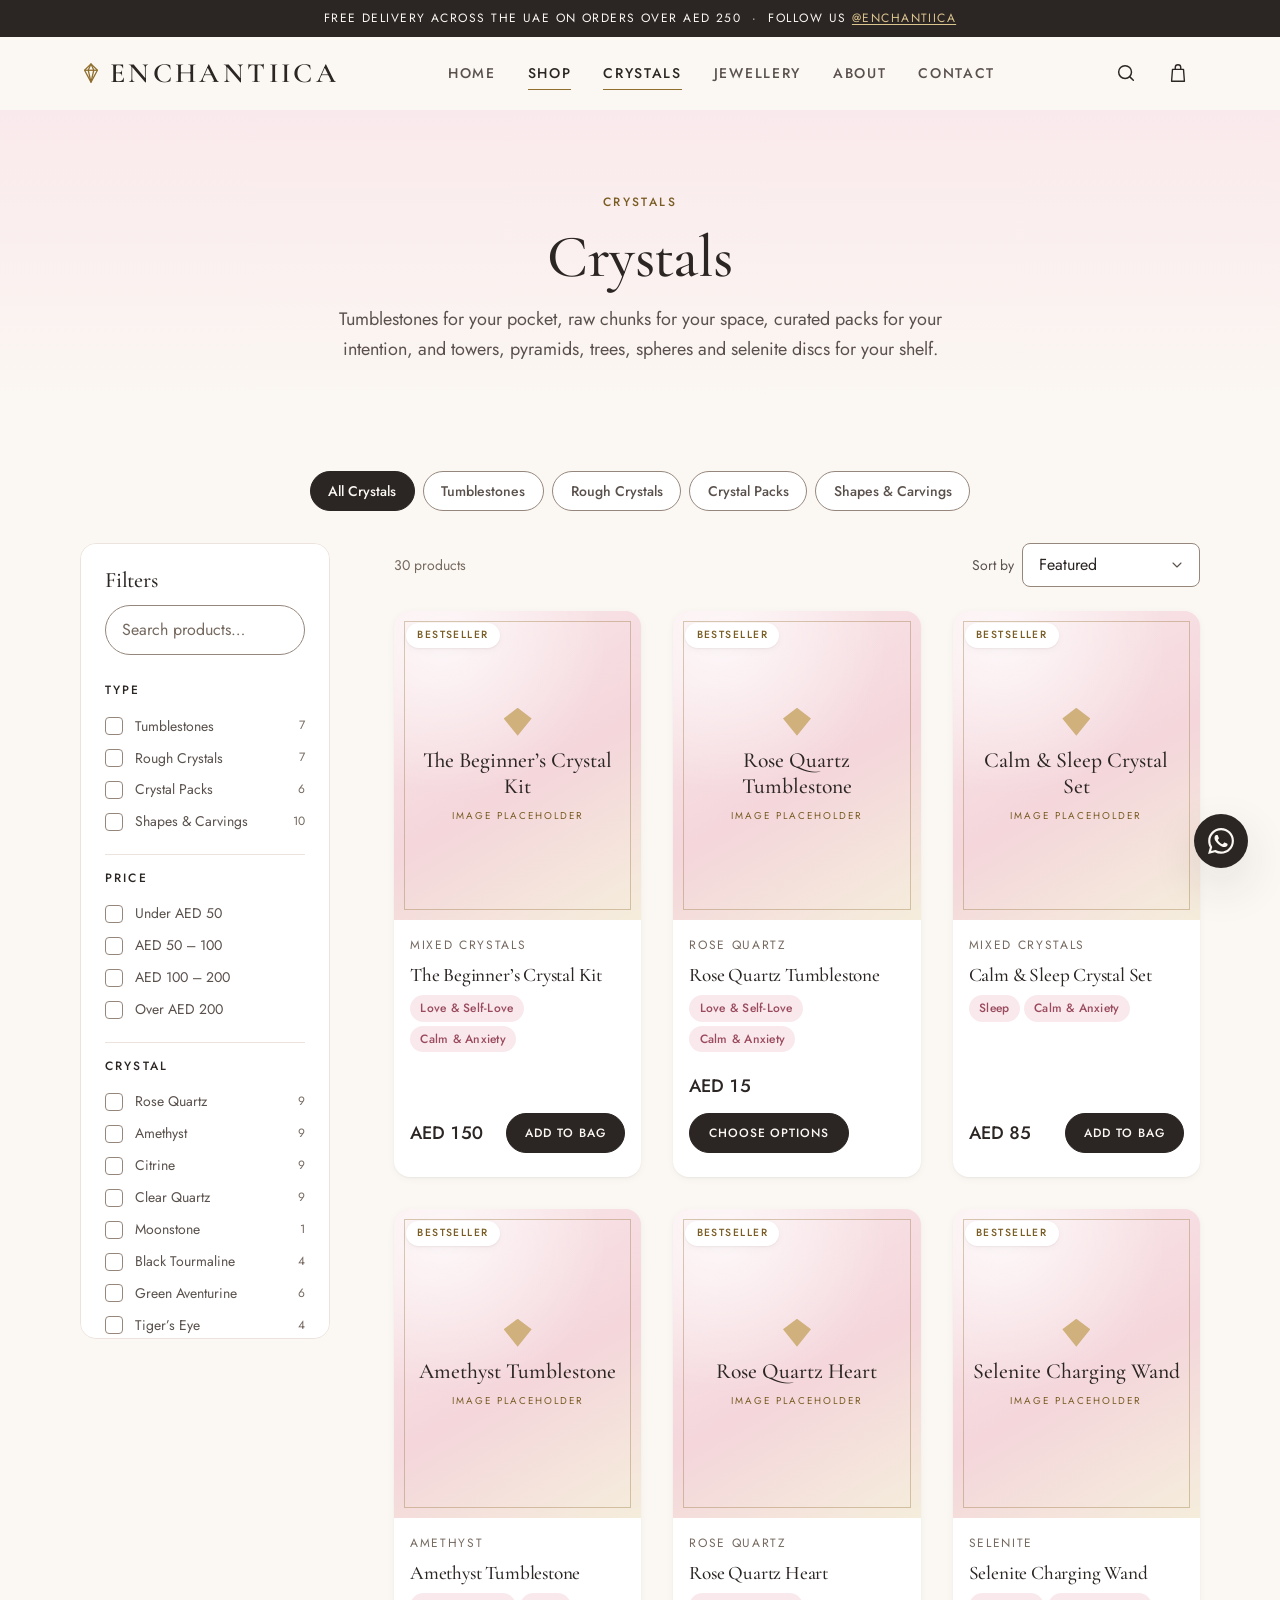
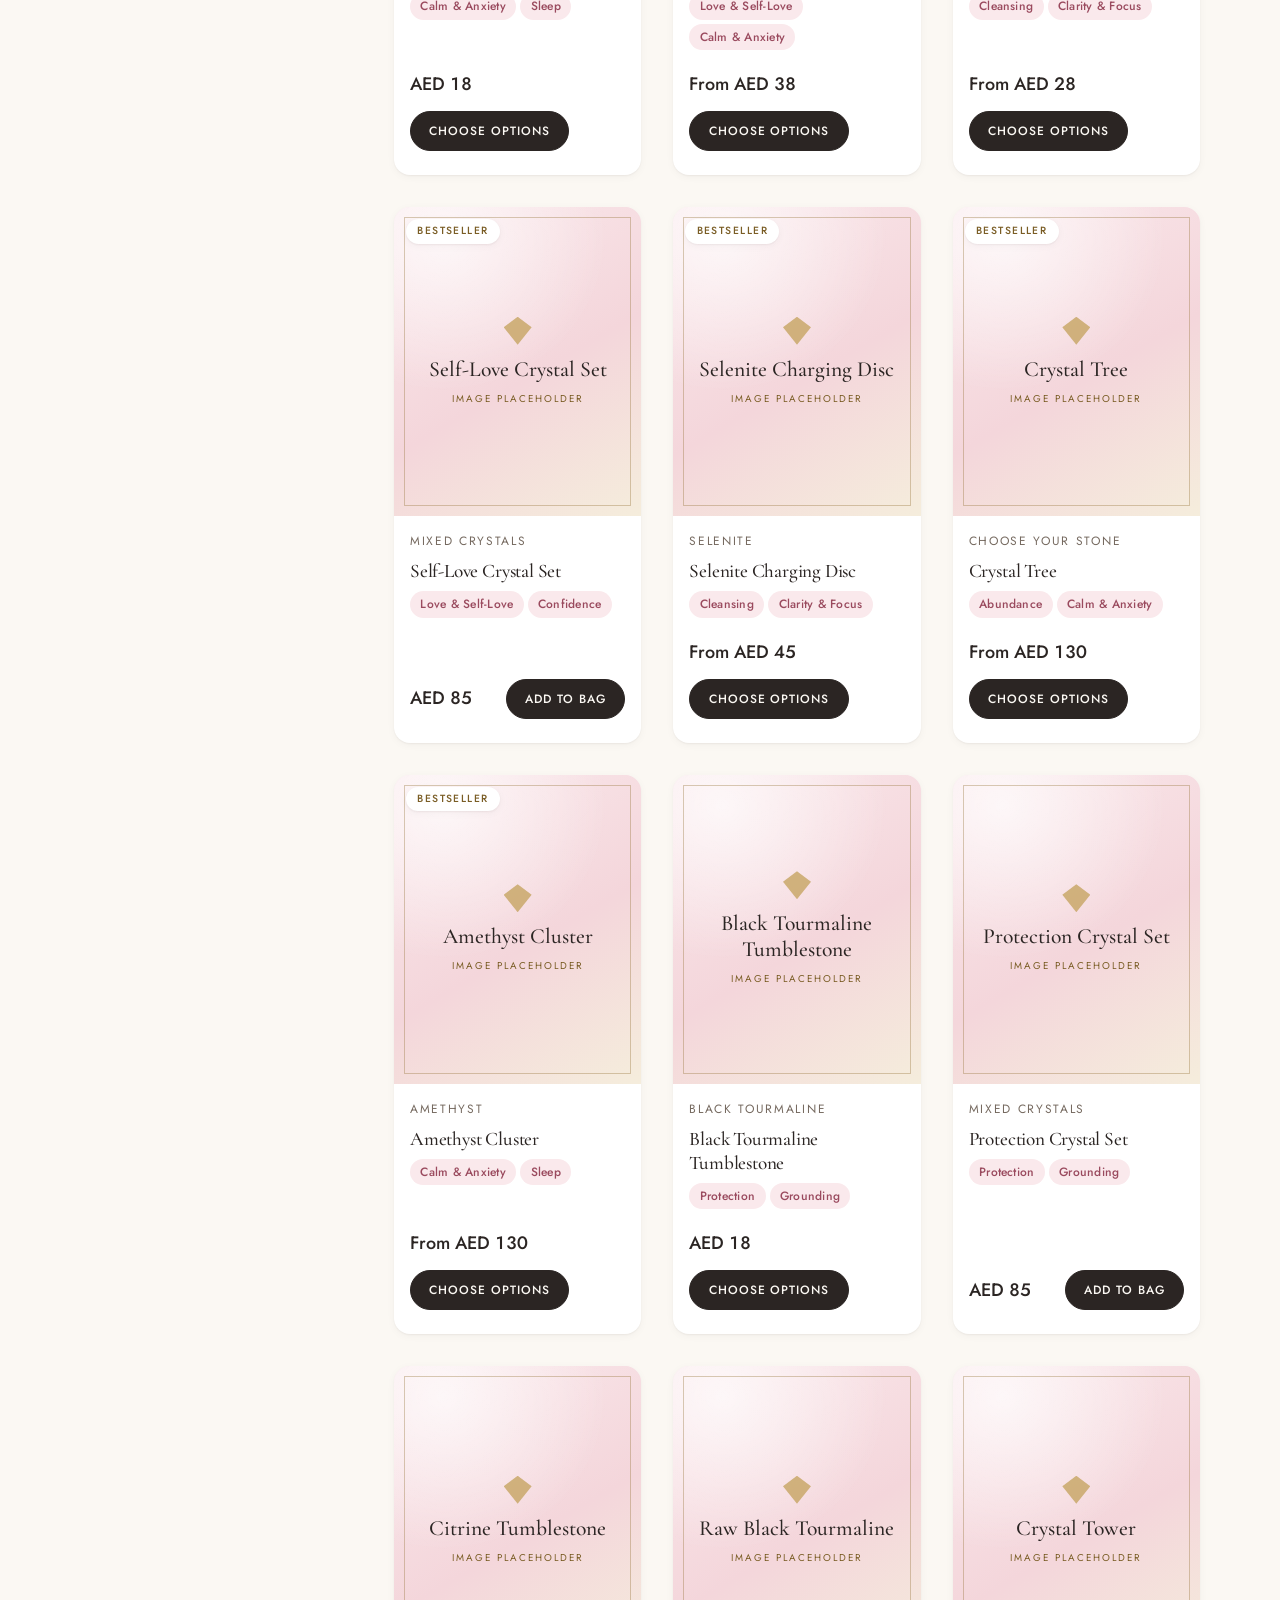
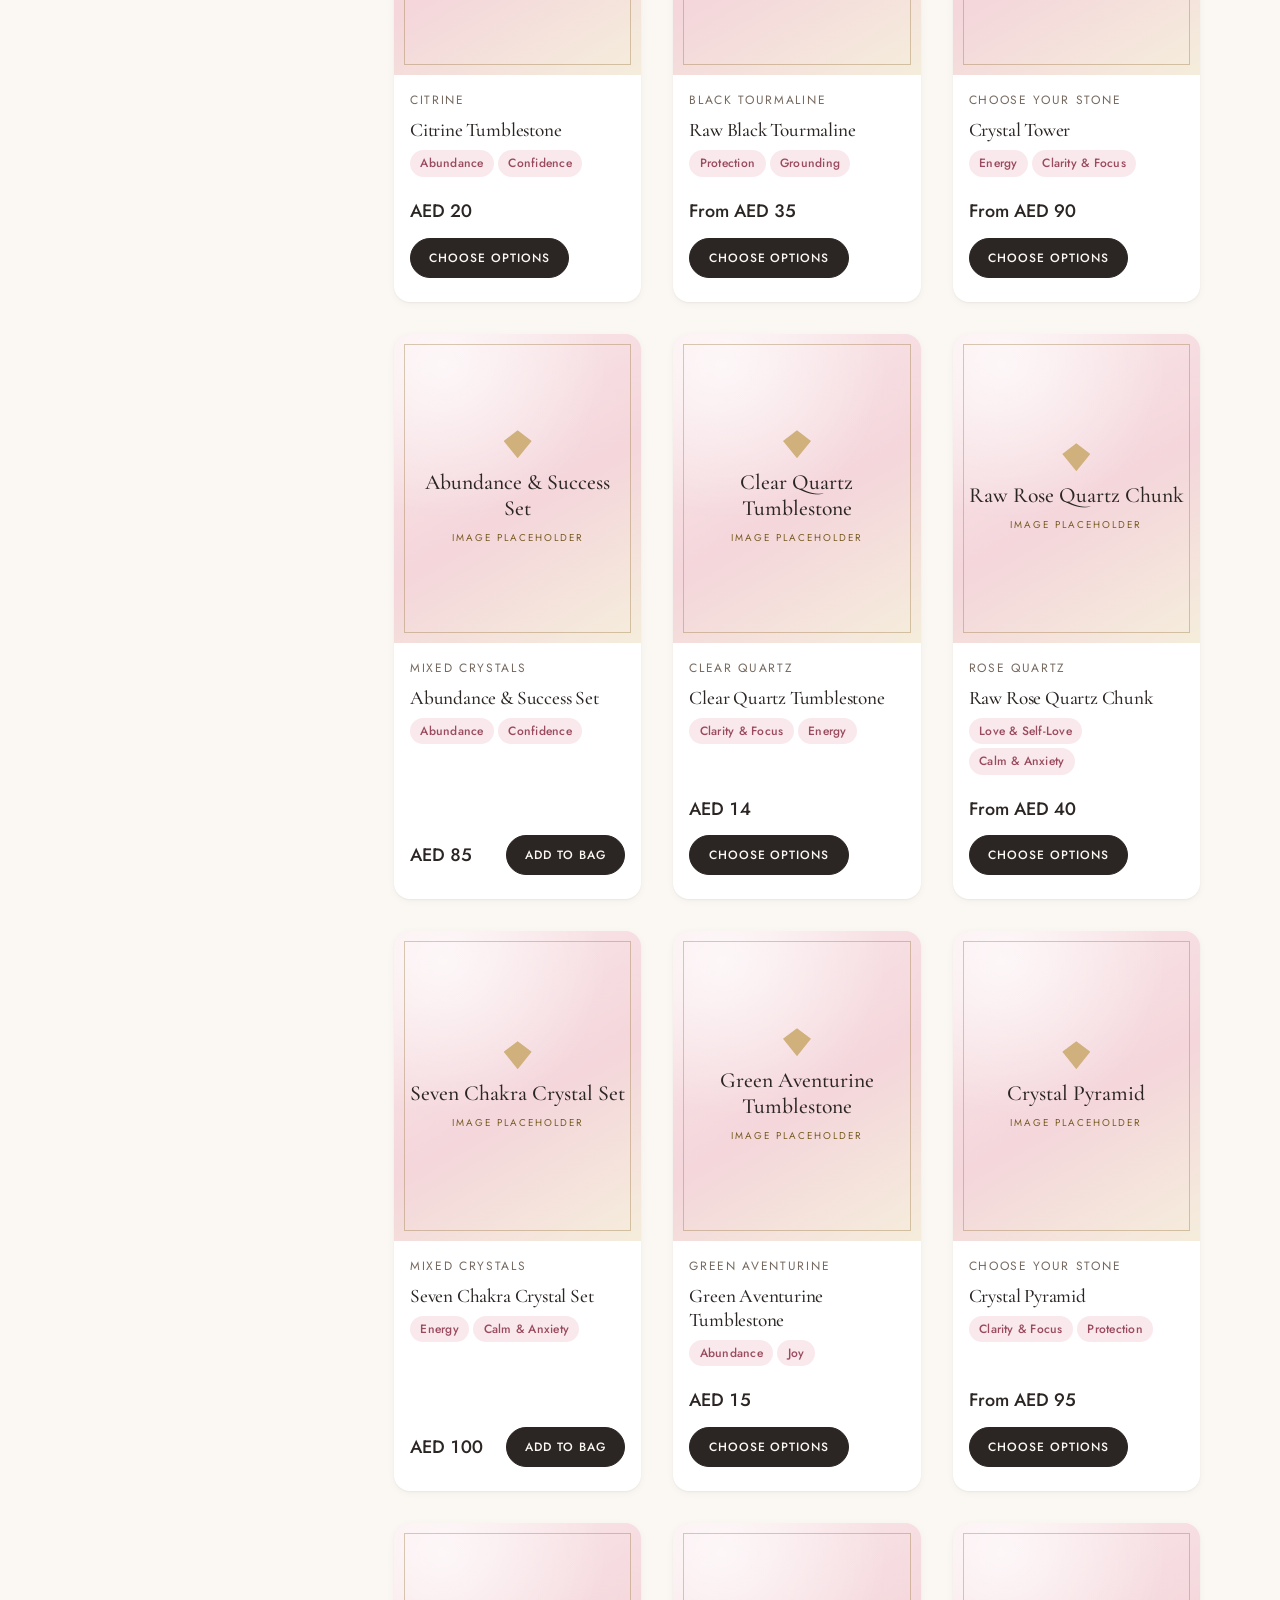
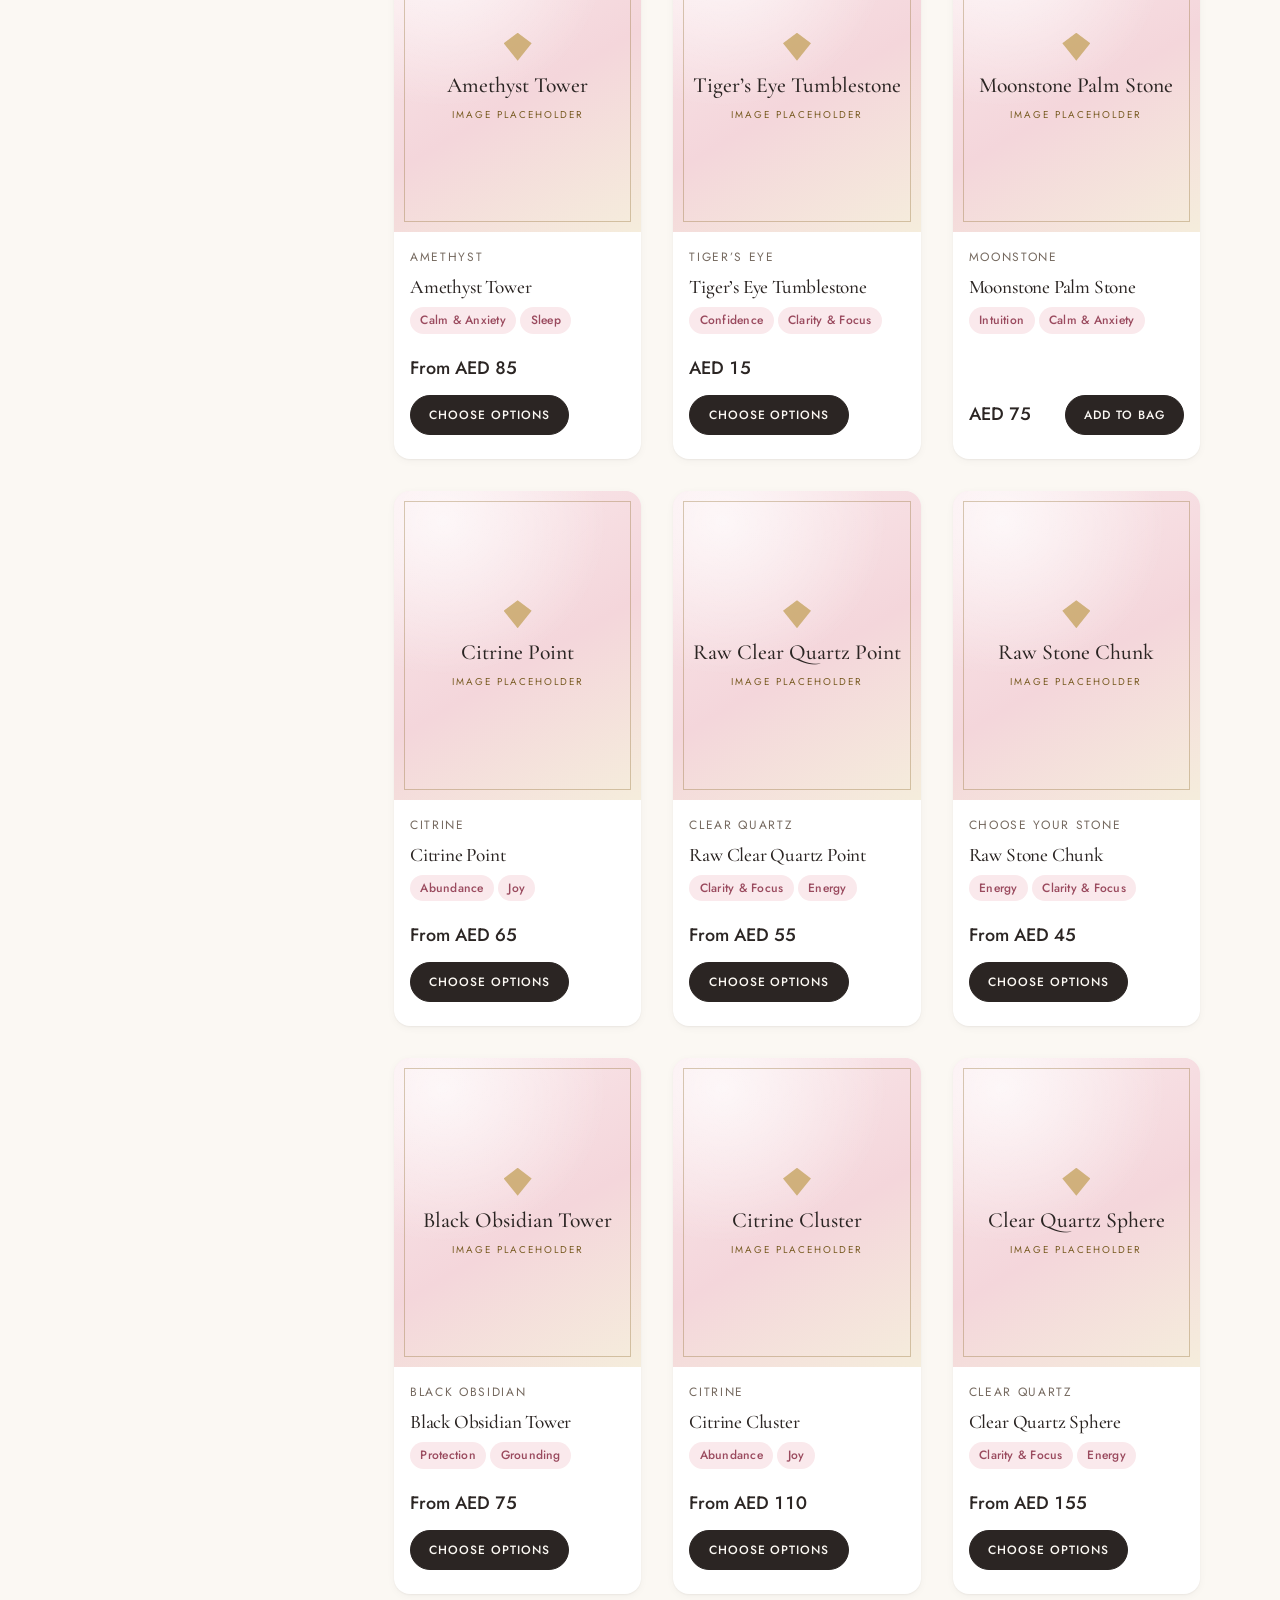
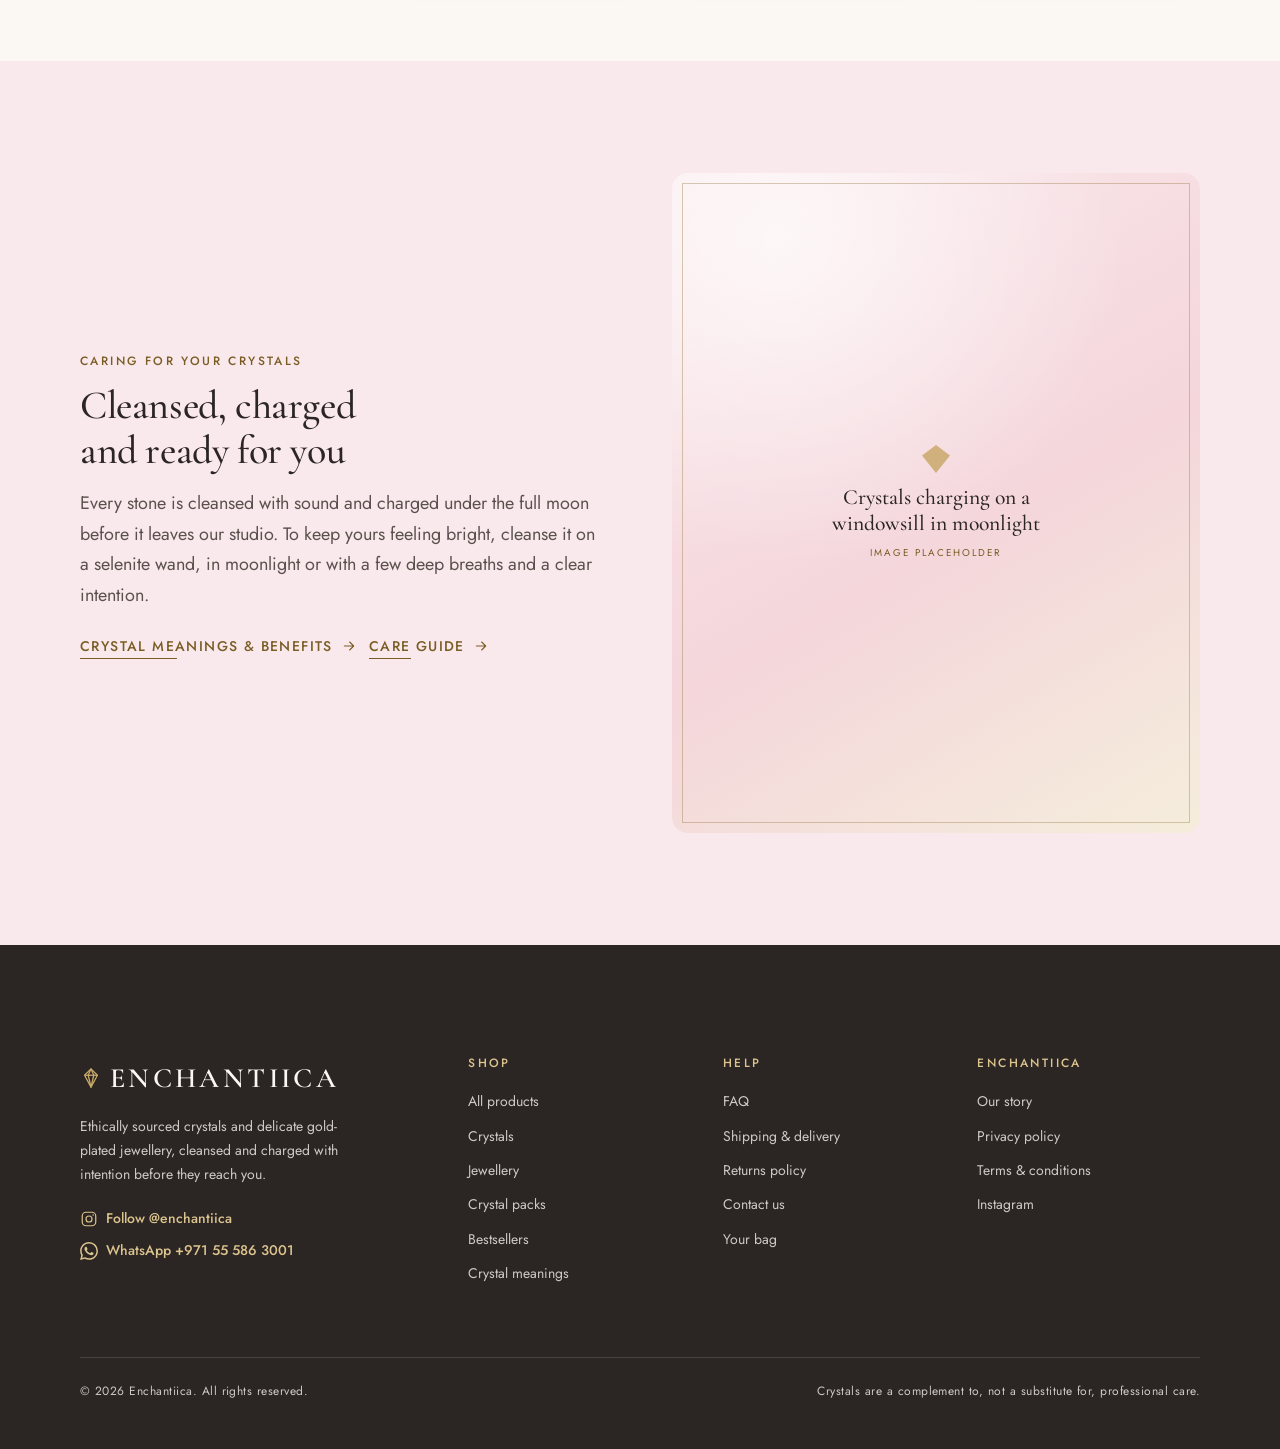
<file: crystals.html>
<!DOCTYPE html>
<html lang="en-GB">
<head>
  <meta charset="utf-8">
  <meta name="viewport" content="width=device-width, initial-scale=1">
  <title>Crystals — Tumblestones, Rough Crystals, Packs &amp; Shapes — Enchantiica</title>
  <meta name="description" content="Shop ethically sourced crystals at Enchantiica: tumblestones, rough crystals, curated crystal packs by intention, and polished shapes like hearts, towers and spheres.">
  <meta name="theme-color" content="#FBF8F3">
  <meta property="og:site_name" content="Enchantiica">
  <meta property="og:title" content="Crystals — Tumblestones, Rough Crystals, Packs &amp; Shapes — Enchantiica">
  <meta property="og:description" content="Shop ethically sourced crystals at Enchantiica: tumblestones, rough crystals, curated crystal packs by intention, and polished shapes like hearts, towers and spheres.">
  <meta property="og:type" content="website">
  <link rel="icon" href="favicon.svg" type="image/svg+xml">
  <link rel="preconnect" href="https://fonts.googleapis.com">
  <link rel="preconnect" href="https://fonts.gstatic.com" crossorigin>
  <link rel="stylesheet" href="https://fonts.googleapis.com/css2?family=Cormorant+Garamond:ital,wght@0,400;0,500;0,600;1,400&family=Jost:wght@400;500&display=swap">
  <link rel="stylesheet" href="css/styles.css">
  <script>document.documentElement.classList.add('js');</script>
</head>
<body data-page="crystals">
  <a class="skip-link" href="#main">Skip to content</a>
  <section class="announcement" aria-label="Announcement">Free delivery across the UAE on orders over AED 250<span class="announcement__extra"> &nbsp;·&nbsp; Follow us <a href="https://www.instagram.com/enchantiica" target="_blank" rel="noopener">@enchantiica<span class="visually-hidden"> (opens in a new tab)</span></a></span></section>

  <header class="header">
    <div class="container header__inner">
      <a class="logo" href="index.html" aria-label="Enchantiica — home"><svg viewBox="0 0 24 24" fill="none" stroke="currentColor" stroke-width="1.4" stroke-linejoin="round" aria-hidden="true"><path d="M12 2l7 7-7 13L5 9l7-7z"/><path d="M5 9h14"/><path d="M12 2L9 9l3 13 3-13-3-7"/></svg><span>Enchantiica</span></a>

      <nav class="nav" id="site-nav" aria-label="Main navigation">
        <ul class="nav__list">
          <li class="nav__item"><a class="nav__link" href="index.html">Home</a></li>
          <li class="nav__item">
            <a class="nav__link" href="shop.html">Shop</a>
            <button class="nav__toggle" type="button" aria-expanded="false" aria-controls="menu-shop" aria-label="Shop menu"><svg viewBox="0 0 24 24" fill="none" stroke="currentColor" stroke-width="1.6" stroke-linecap="round" stroke-linejoin="round" aria-hidden="true"><path d="M6 9l6 6 6-6"/></svg></button>
            <div class="nav__menu" id="menu-shop">
              <div class="nav__panel nav__panel--wide">
                <ul>
                  <li><span class="nav__group-title">Browse</span></li>
                  <li><a class="nav__menu-link nav__menu-link--all" href="shop.html">All products</a></li>
                  <li><a class="nav__menu-link" href="shop.html?sort=rating">Bestsellers</a></li>
                  <li><a class="nav__menu-link" href="crystals.html">Crystals</a></li>
                  <li><a class="nav__menu-link" href="jewellery.html">Jewellery</a></li>
                  <li><a class="nav__menu-link" href="crystals.html?sub=packs">Crystal packs</a></li>
                </ul>
                <ul>
                  <li><span class="nav__group-title">Shop by intention</span></li>
                  <li><a class="nav__menu-link" href="shop.html?good=love">Love &amp; self-love</a></li>
                  <li><a class="nav__menu-link" href="shop.html?good=calm,sleep">Calm &amp; sleep</a></li>
                  <li><a class="nav__menu-link" href="shop.html?good=protection,grounding">Protection &amp; grounding</a></li>
                  <li><a class="nav__menu-link" href="shop.html?good=abundance,confidence">Abundance &amp; confidence</a></li>
                  <li><a class="nav__menu-link" href="shop.html?good=clarity,energy">Clarity &amp; energy</a></li>
                </ul>
              </div>
            </div>
          </li>
          <li class="nav__item">
            <a class="nav__link" href="crystals.html">Crystals</a>
            <button class="nav__toggle" type="button" aria-expanded="false" aria-controls="menu-crystals" aria-label="Crystals menu"><svg viewBox="0 0 24 24" fill="none" stroke="currentColor" stroke-width="1.6" stroke-linecap="round" stroke-linejoin="round" aria-hidden="true"><path d="M6 9l6 6 6-6"/></svg></button>
            <div class="nav__menu" id="menu-crystals">
              <ul class="nav__panel">
                <li><a class="nav__menu-link nav__menu-link--all" href="crystals.html">All crystals</a></li>
                <li><a class="nav__menu-link" href="crystals.html?sub=tumblestones">Tumblestones</a></li>
                <li><a class="nav__menu-link" href="crystals.html?sub=rough">Rough crystals &amp; raw chunks</a></li>
                <li><a class="nav__menu-link" href="crystals.html?sub=packs">Crystal packs</a></li>
                <li><a class="nav__menu-link" href="crystals.html?sub=shapes">Towers, pyramids, trees &amp; shapes</a></li>
                <li><a class="nav__menu-link nav__menu-link--guide" href="crystal-meanings.html">Crystal meanings &amp; benefits</a></li>
              </ul>
            </div>
          </li>
          <li class="nav__item">
            <a class="nav__link" href="jewellery.html">Jewellery</a>
            <button class="nav__toggle" type="button" aria-expanded="false" aria-controls="menu-jewellery" aria-label="Jewellery menu"><svg viewBox="0 0 24 24" fill="none" stroke="currentColor" stroke-width="1.6" stroke-linecap="round" stroke-linejoin="round" aria-hidden="true"><path d="M6 9l6 6 6-6"/></svg></button>
            <div class="nav__menu" id="menu-jewellery">
              <ul class="nav__panel">
                <li><a class="nav__menu-link nav__menu-link--all" href="jewellery.html">All jewellery</a></li>
                <li><a class="nav__menu-link" href="jewellery.html?sub=necklaces">Necklaces &amp; pendants</a></li>
                <li><a class="nav__menu-link" href="jewellery.html?sub=bracelets">Bracelets</a></li>
                <li><a class="nav__menu-link" href="jewellery.html?sub=earrings">Earrings</a></li>
                <li><a class="nav__menu-link" href="jewellery.html?sub=rings">Rings</a></li>
              </ul>
            </div>
          </li>
          <li class="nav__item"><a class="nav__link" href="about.html">About</a></li>
          <li class="nav__item"><a class="nav__link" href="contact.html">Contact</a></li>
        </ul>
        <div class="nav__secondary">
          <a href="crystal-meanings.html">Crystal meanings</a>
          <a href="faq.html">FAQ</a>
          <a href="shipping.html">Delivery</a>
          <a href="returns.html">Returns</a>
          <a href="cart.html">Your bag</a>
        </div>
        <a class="nav__ig" href="https://www.instagram.com/enchantiica" target="_blank" rel="noopener"><svg viewBox="0 0 24 24" fill="none" stroke="currentColor" stroke-width="1.6" stroke-linecap="round" stroke-linejoin="round" aria-hidden="true"><rect x="3" y="3" width="18" height="18" rx="5"/><circle cx="12" cy="12" r="4"/><circle cx="17.5" cy="6.5" r="1" fill="currentColor" stroke="none"/></svg><span>@enchantiica<span class="visually-hidden"> (opens in a new tab)</span></span></a>
        <a class="nav__ig" href="https://wa.me/971555863001?text=Hi%20Enchantiica%2C%20I%20have%20a%20question%20about%20" target="_blank" rel="noopener"><svg viewBox="0 0 24 24" fill="currentColor" aria-hidden="true"><path d="M17.472 14.382c-.297-.149-1.758-.867-2.03-.967-.273-.099-.471-.148-.67.15-.197.297-.767.966-.94 1.164-.173.199-.347.223-.644.075-.297-.15-1.255-.463-2.39-1.475-.883-.788-1.48-1.761-1.653-2.059-.173-.297-.018-.458.13-.606.134-.133.298-.347.446-.52.149-.174.198-.298.298-.497.099-.198.05-.371-.025-.52-.075-.149-.669-1.612-.916-2.207-.242-.579-.487-.5-.669-.51-.173-.008-.371-.01-.57-.01-.198 0-.52.074-.792.372-.272.297-1.04 1.016-1.04 2.479 0 1.462 1.065 2.875 1.213 3.074.149.198 2.096 3.2 5.077 4.487.709.306 1.262.489 1.694.625.712.227 1.36.195 1.871.118.571-.085 1.758-.719 2.006-1.413.248-.694.248-1.289.173-1.413-.074-.124-.272-.198-.57-.347m-5.421 7.403h-.004a9.87 9.87 0 0 1-5.031-1.378l-.361-.214-3.741.982.998-3.648-.235-.374a9.86 9.86 0 0 1-1.51-5.26c.001-5.45 4.436-9.884 9.888-9.884 2.64 0 5.122 1.03 6.988 2.898a9.825 9.825 0 0 1 2.893 6.994c-.003 5.45-4.437 9.885-9.885 9.885m8.413-18.297A11.815 11.815 0 0 0 12.05 0C5.495 0 .16 5.335.157 11.892c0 2.096.547 4.142 1.588 5.945L.057 24l6.305-1.654a11.882 11.882 0 0 0 5.683 1.448h.005c6.554 0 11.89-5.335 11.893-11.893a11.821 11.821 0 0 0-3.48-8.413z"/></svg><span>WhatsApp +971 55 586 3001<span class="visually-hidden"> (opens in a new tab)</span></span></a>
      </nav>

      <div class="header__actions">
        <button class="icon-btn" type="button" data-search-toggle aria-expanded="false" aria-controls="site-search" aria-label="Search"><svg viewBox="0 0 24 24" fill="none" stroke="currentColor" stroke-width="1.6" stroke-linecap="round" stroke-linejoin="round" aria-hidden="true"><circle cx="11" cy="11" r="7"/><path d="M20 20l-3.5-3.5"/></svg></button>
        <a class="icon-btn" href="cart.html" aria-label="Bag, 0 items"><svg viewBox="0 0 24 24" fill="none" stroke="currentColor" stroke-width="1.5" stroke-linecap="round" stroke-linejoin="round" aria-hidden="true"><path d="M6 8h12l1 13H5L6 8z"/><path d="M9 8V6a3 3 0 0 1 6 0v2"/></svg><span class="cart-count" aria-hidden="true">0</span></a>
        <button class="icon-btn burger" type="button" aria-expanded="false" aria-controls="site-nav" aria-label="Open menu">
          <span class="burger__lines" aria-hidden="true"><span></span><span></span><span></span></span>
        </button>
      </div>
    </div>

    <div class="search" id="site-search" hidden>
      <div class="container">
        <form class="search__form" role="search" action="shop.html" method="get">
          <label class="visually-hidden" for="search-input">Search products</label>
          <span class="search__icon" aria-hidden="true"><svg viewBox="0 0 24 24" fill="none" stroke="currentColor" stroke-width="1.6" stroke-linecap="round" stroke-linejoin="round" aria-hidden="true"><circle cx="11" cy="11" r="7"/><path d="M20 20l-3.5-3.5"/></svg></span>
          <input class="search__input" id="search-input" name="q" type="search" placeholder="Search crystals, jewellery or a feeling — “amethyst”, “bracelet”, “calm”" autocomplete="off" spellcheck="false">
          <button class="btn btn--small search__submit" type="submit">Search</button>
          <button class="icon-btn" type="button" data-search-close aria-label="Close search"><svg viewBox="0 0 24 24" fill="none" stroke="currentColor" stroke-width="1.6" stroke-linecap="round" aria-hidden="true"><path d="M6 6l12 12M18 6L6 18"/></svg></button>
        </form>
        <div class="search__results" data-search-results aria-live="polite"></div>
      </div>
    </div>
  </header>

  <main id="main" tabindex="-1">
    <section class="page-head" aria-labelledby="page-title">
      <div class="container">
        <span class="eyebrow">Crystals</span>
        <h1 id="page-title"><span data-sub-heading>Crystals</span></h1>
        <p class="lead">Tumblestones for your pocket, raw chunks for your space, curated packs for your intention, and towers, pyramids, trees, spheres and selenite discs for your shelf.</p>
      </div>
    </section>

    <section class="section section--tight">
      <div class="container">
        <nav class="pill-nav shop__subnav" data-subnav aria-label="Crystal types">
          <a class="pill" href="crystals.html">All crystals</a>
          <a class="pill" href="crystals.html?sub=tumblestones">Tumblestones</a>
          <a class="pill" href="crystals.html?sub=rough">Rough crystals</a>
          <a class="pill" href="crystals.html?sub=packs">Crystal packs</a>
          <a class="pill" href="crystals.html?sub=shapes">Shapes &amp; carvings</a>
        </nav>
      <div class="shop" id="shop-app" data-category="crystals">
        <aside class="filters" id="filters" aria-label="Filter products">
          <div class="filters__head">
            <h2>Filters</h2>
            <button class="icon-btn filters__close" type="button" aria-label="Close filters"><svg viewBox="0 0 24 24" fill="none" stroke="currentColor" stroke-width="1.6" stroke-linecap="round" aria-hidden="true"><path d="M6 6l12 12M18 6L6 18"/></svg></button>
          </div>
          <form class="filters__search" role="search" data-search-form>
            <label class="visually-hidden" for="filter-search">Search products</label>
            <input class="form-input" id="filter-search" type="search" name="q" placeholder="Search products…" autocomplete="off" data-search-filter>
            <button class="visually-hidden" type="submit">Search</button>
          </form>
          <div data-filter-groups></div>
        </aside>
        <div class="filters-overlay" aria-hidden="true"></div>

        <div class="shop__main">
          <div class="shop__toolbar">
            <p class="shop__count" data-count aria-live="polite">Loading products…</p>
            <div class="btn-row">
              <button class="btn btn--outline btn--small filters-toggle" type="button" aria-expanded="false" aria-controls="filters"><svg viewBox="0 0 24 24" fill="none" stroke="currentColor" stroke-width="1.6" stroke-linecap="round" aria-hidden="true"><path d="M4 6h16M7 12h10M10 18h4"/></svg> Filters</button>
              <div class="shop__sort">
                <label for="sort">Sort by</label>
                <select class="form-select" id="sort" data-sort>
                  <option value="featured">Featured</option>
                  <option value="price-asc">Price: low to high</option>
                  <option value="price-desc">Price: high to low</option>
                  <option value="rating">Top rated</option>
                  <option value="name">Name: A to Z</option>
                </select>
              </div>
            </div>
          </div>
          <div class="shop__chips" data-chips role="group" aria-label="Active filters"></div>
          <div class="grid grid--3 shop__grid" data-grid aria-labelledby="page-title">
            <noscript><div class="shop__empty"><h3>JavaScript is needed to browse products</h3><p>Please enable JavaScript, or <a class="link" href="contact.html">contact us</a> and we’ll happily help you order.</p></div></noscript>
          </div>
        </div>
      </div>
      </div>
    </section>

    <section class="section section--blush" aria-labelledby="crystal-care-title">
      <div class="container">
        <div class="story story--reverse">
          <div class="story__body" data-reveal>
            <span class="eyebrow">Caring for your crystals</span>
            <h2 id="crystal-care-title">Cleansed, charged and ready for you</h2>
            <p class="lead">Every stone is cleansed with sound and charged under the full moon before it leaves our studio. To keep yours feeling bright, cleanse it on a selenite wand, in moonlight or with a few deep breaths and a clear intention.</p>
            <div class="btn-row"><a class="link-arrow" href="crystal-meanings.html">Crystal meanings &amp; benefits <svg viewBox="0 0 24 24" fill="none" stroke="currentColor" stroke-width="1.6" stroke-linecap="round" stroke-linejoin="round" aria-hidden="true"><path d="M5 12h14M13 6l6 6-6 6"/></svg></a> <a class="link-arrow" href="faq.html#care">Care guide <svg viewBox="0 0 24 24" fill="none" stroke="currentColor" stroke-width="1.6" stroke-linecap="round" stroke-linejoin="round" aria-hidden="true"><path d="M5 12h14M13 6l6 6-6 6"/></svg></a></div>
          </div>
          <div class="story__media" data-reveal data-reveal-delay="1">
            <div class="media media--portrait media--lg"><div class="ph" role="img" aria-label="Image placeholder: Crystals charging on a windowsill in moonlight"><span class="ph__icon" aria-hidden="true"></span><span class="ph__name">Crystals charging on a windowsill in moonlight</span><span class="ph__tag">Image placeholder</span></div></div>
          </div>
        </div>
      </div>
    </section>
  </main>

  <footer class="footer">
    <div class="container">
      <div class="footer__grid">
        <div class="footer__brand">
          <a class="logo" href="index.html" aria-label="Enchantiica — home"><svg viewBox="0 0 24 24" fill="none" stroke="currentColor" stroke-width="1.4" stroke-linejoin="round" aria-hidden="true"><path d="M12 2l7 7-7 13L5 9l7-7z"/><path d="M5 9h14"/><path d="M12 2L9 9l3 13 3-13-3-7"/></svg><span>Enchantiica</span></a>
          <p class="footer__blurb">Ethically sourced crystals and delicate gold-plated jewellery, cleansed and charged with intention before they reach you.</p>
          <a class="footer__ig" href="https://www.instagram.com/enchantiica" target="_blank" rel="noopener"><svg viewBox="0 0 24 24" fill="none" stroke="currentColor" stroke-width="1.6" stroke-linecap="round" stroke-linejoin="round" aria-hidden="true"><rect x="3" y="3" width="18" height="18" rx="5"/><circle cx="12" cy="12" r="4"/><circle cx="17.5" cy="6.5" r="1" fill="currentColor" stroke="none"/></svg><span>Follow @enchantiica<span class="visually-hidden"> (opens in a new tab)</span></span></a>
          <a class="footer__ig" href="https://wa.me/971555863001?text=Hi%20Enchantiica%2C%20I%20have%20a%20question%20about%20" target="_blank" rel="noopener"><svg viewBox="0 0 24 24" fill="currentColor" aria-hidden="true"><path d="M17.472 14.382c-.297-.149-1.758-.867-2.03-.967-.273-.099-.471-.148-.67.15-.197.297-.767.966-.94 1.164-.173.199-.347.223-.644.075-.297-.15-1.255-.463-2.39-1.475-.883-.788-1.48-1.761-1.653-2.059-.173-.297-.018-.458.13-.606.134-.133.298-.347.446-.52.149-.174.198-.298.298-.497.099-.198.05-.371-.025-.52-.075-.149-.669-1.612-.916-2.207-.242-.579-.487-.5-.669-.51-.173-.008-.371-.01-.57-.01-.198 0-.52.074-.792.372-.272.297-1.04 1.016-1.04 2.479 0 1.462 1.065 2.875 1.213 3.074.149.198 2.096 3.2 5.077 4.487.709.306 1.262.489 1.694.625.712.227 1.36.195 1.871.118.571-.085 1.758-.719 2.006-1.413.248-.694.248-1.289.173-1.413-.074-.124-.272-.198-.57-.347m-5.421 7.403h-.004a9.87 9.87 0 0 1-5.031-1.378l-.361-.214-3.741.982.998-3.648-.235-.374a9.86 9.86 0 0 1-1.51-5.26c.001-5.45 4.436-9.884 9.888-9.884 2.64 0 5.122 1.03 6.988 2.898a9.825 9.825 0 0 1 2.893 6.994c-.003 5.45-4.437 9.885-9.885 9.885m8.413-18.297A11.815 11.815 0 0 0 12.05 0C5.495 0 .16 5.335.157 11.892c0 2.096.547 4.142 1.588 5.945L.057 24l6.305-1.654a11.882 11.882 0 0 0 5.683 1.448h.005c6.554 0 11.89-5.335 11.893-11.893a11.821 11.821 0 0 0-3.48-8.413z"/></svg><span>WhatsApp +971 55 586 3001<span class="visually-hidden"> (opens in a new tab)</span></span></a>
        </div>
        <div>
          <h2 class="footer__title">Shop</h2>
          <ul class="footer__links">
            <li><a href="shop.html">All products</a></li>
            <li><a href="crystals.html">Crystals</a></li>
            <li><a href="jewellery.html">Jewellery</a></li>
            <li><a href="crystals.html?sub=packs">Crystal packs</a></li>
            <li><a href="shop.html?sort=rating">Bestsellers</a></li>
            <li><a href="crystal-meanings.html">Crystal meanings</a></li>
          </ul>
        </div>
        <div>
          <h2 class="footer__title">Help</h2>
          <ul class="footer__links">
            <li><a href="faq.html">FAQ</a></li>
            <li><a href="shipping.html">Shipping &amp; delivery</a></li>
            <li><a href="returns.html">Returns policy</a></li>
            <li><a href="contact.html">Contact us</a></li>
            <li><a href="cart.html">Your bag</a></li>
          </ul>
        </div>
        <div>
          <h2 class="footer__title">Enchantiica</h2>
          <ul class="footer__links">
            <li><a href="about.html">Our story</a></li>
            <li><a href="privacy.html">Privacy policy</a></li>
            <li><a href="privacy.html#terms">Terms &amp; conditions</a></li>
            <li><a href="https://www.instagram.com/enchantiica" target="_blank" rel="noopener">Instagram<span class="visually-hidden"> (opens in a new tab)</span></a></li>
          </ul>
        </div>
      </div>
      <div class="footer__bottom">
        <p>&copy; <span data-year>2026</span> Enchantiica. All rights reserved.</p>
        <p>Crystals are a complement to, not a substitute for, professional care.</p>
      </div>
    </div>
  </footer>
  <aside aria-label="Quick contact"><a class="whatsapp-fab" href="https://wa.me/971555863001?text=Hi%20Enchantiica%2C%20I%20have%20a%20question%20about%20" target="_blank" rel="noopener" aria-label="Chat with us on WhatsApp (opens in a new tab)"><svg viewBox="0 0 24 24" fill="currentColor" aria-hidden="true"><path d="M17.472 14.382c-.297-.149-1.758-.867-2.03-.967-.273-.099-.471-.148-.67.15-.197.297-.767.966-.94 1.164-.173.199-.347.223-.644.075-.297-.15-1.255-.463-2.39-1.475-.883-.788-1.48-1.761-1.653-2.059-.173-.297-.018-.458.13-.606.134-.133.298-.347.446-.52.149-.174.198-.298.298-.497.099-.198.05-.371-.025-.52-.075-.149-.669-1.612-.916-2.207-.242-.579-.487-.5-.669-.51-.173-.008-.371-.01-.57-.01-.198 0-.52.074-.792.372-.272.297-1.04 1.016-1.04 2.479 0 1.462 1.065 2.875 1.213 3.074.149.198 2.096 3.2 5.077 4.487.709.306 1.262.489 1.694.625.712.227 1.36.195 1.871.118.571-.085 1.758-.719 2.006-1.413.248-.694.248-1.289.173-1.413-.074-.124-.272-.198-.57-.347m-5.421 7.403h-.004a9.87 9.87 0 0 1-5.031-1.378l-.361-.214-3.741.982.998-3.648-.235-.374a9.86 9.86 0 0 1-1.51-5.26c.001-5.45 4.436-9.884 9.888-9.884 2.64 0 5.122 1.03 6.988 2.898a9.825 9.825 0 0 1 2.893 6.994c-.003 5.45-4.437 9.885-9.885 9.885m8.413-18.297A11.815 11.815 0 0 0 12.05 0C5.495 0 .16 5.335.157 11.892c0 2.096.547 4.142 1.588 5.945L.057 24l6.305-1.654a11.882 11.882 0 0 0 5.683 1.448h.005c6.554 0 11.89-5.335 11.893-11.893a11.821 11.821 0 0 0-3.48-8.413z"/></svg></a></aside>
  <div class="nav-overlay" aria-hidden="true"></div>

  <script src="js/products.js" defer></script>
  <script src="js/cart.js" defer></script>
  <script src="js/main.js" defer></script>
  <script src="js/search.js" defer></script>
  <script src="js/shop.js" defer></script>
</body>
</html>
</file>
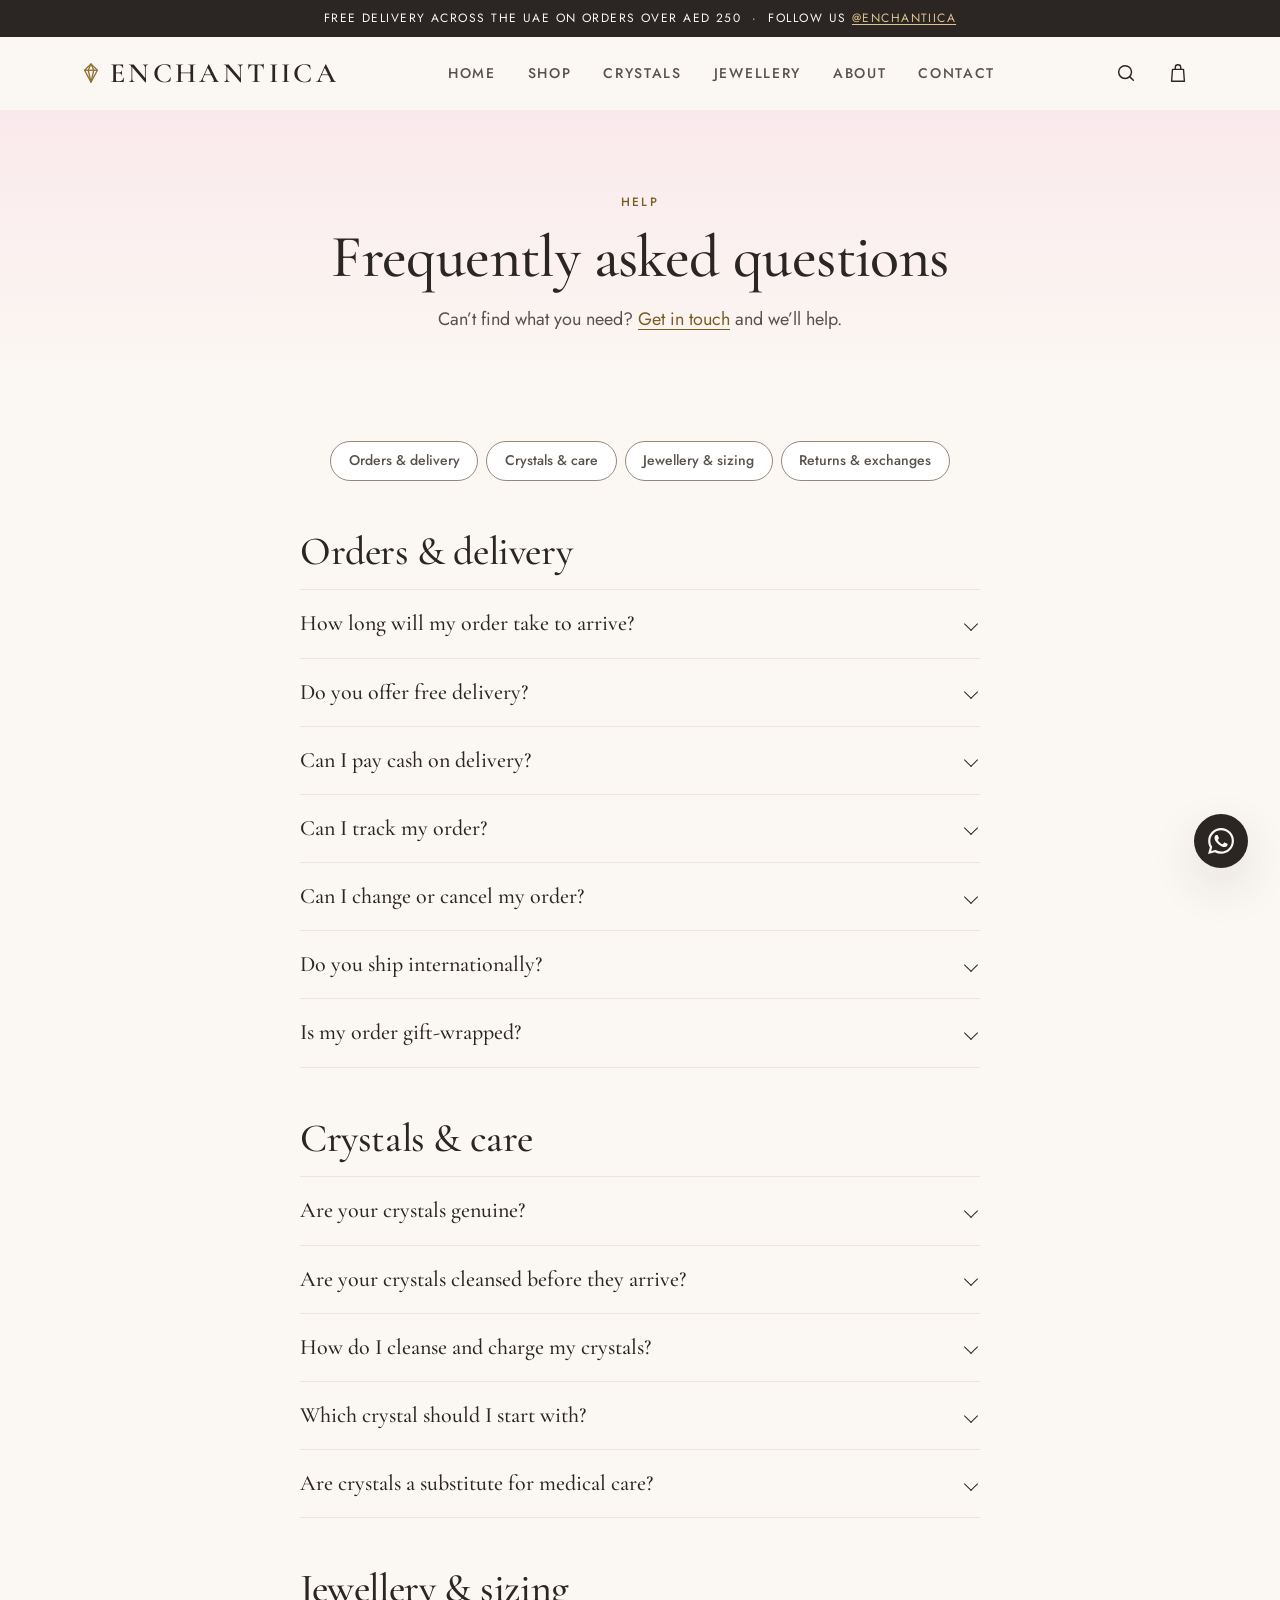
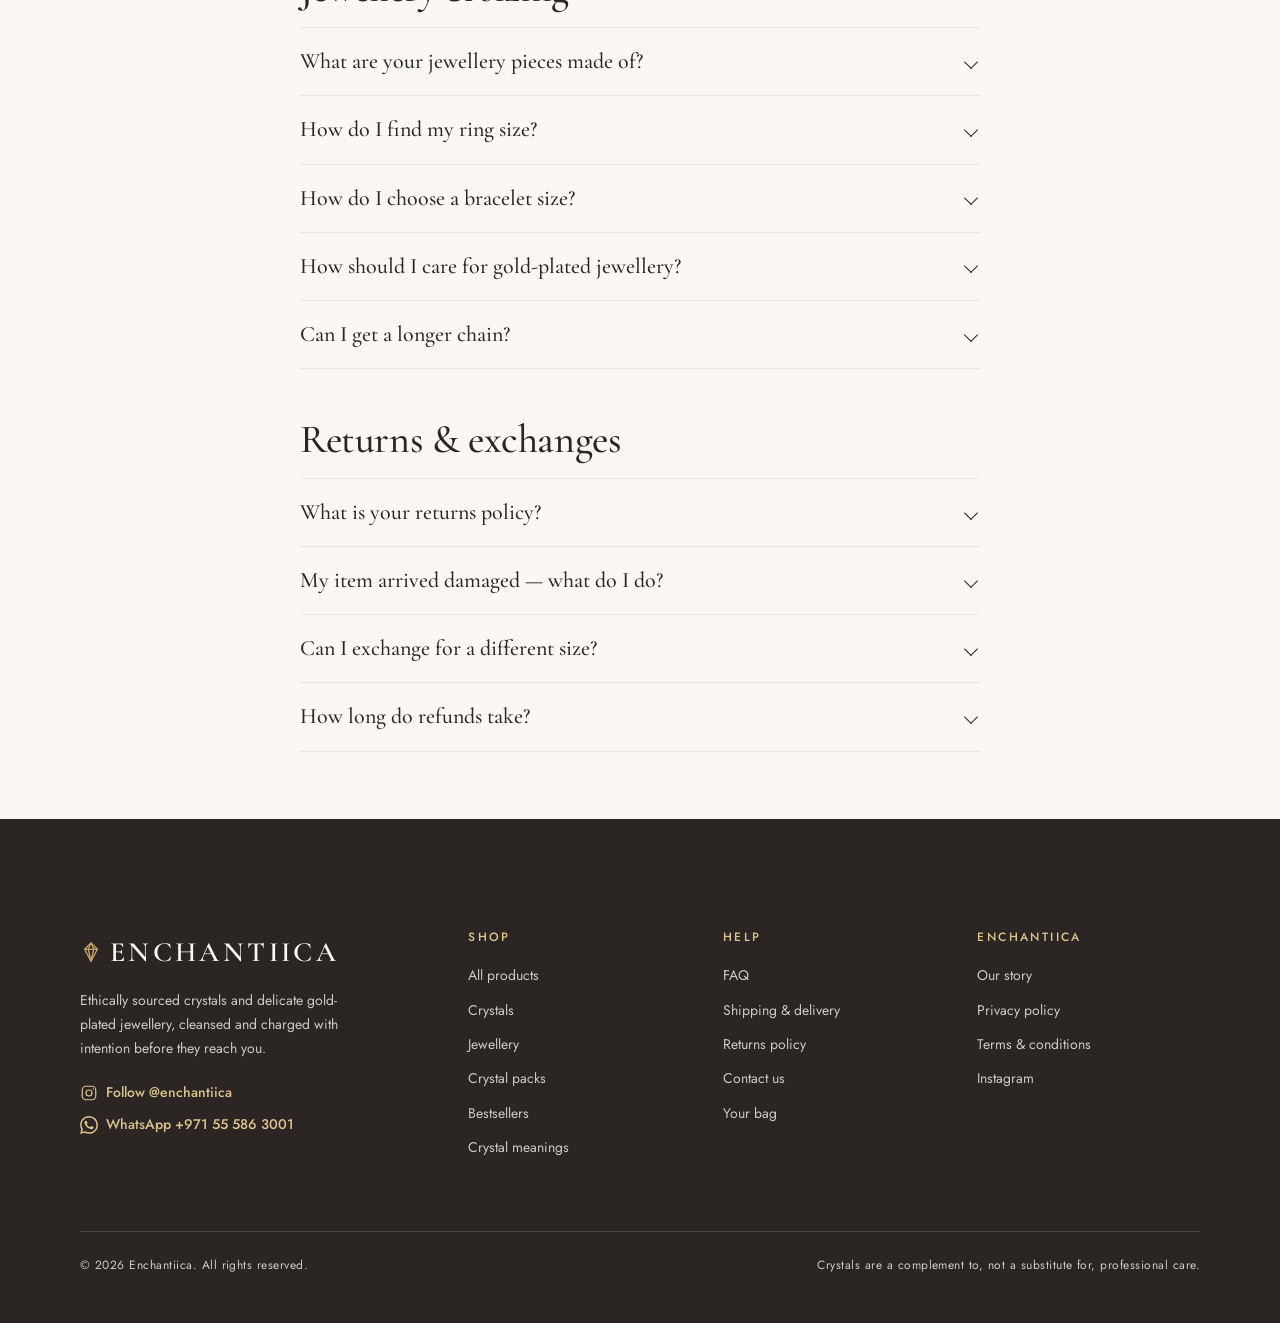
<file: faq.html>
<!DOCTYPE html>
<html lang="en-GB">
<head>
  <meta charset="utf-8">
  <meta name="viewport" content="width=device-width, initial-scale=1">
  <title>FAQ — Frequently Asked Questions — Enchantiica</title>
  <meta name="description" content="Answers to common questions about Enchantiica orders, delivery, crystal care, jewellery sizing and returns.">
  <meta name="theme-color" content="#FBF8F3">
  <meta property="og:site_name" content="Enchantiica">
  <meta property="og:title" content="FAQ — Frequently Asked Questions — Enchantiica">
  <meta property="og:description" content="Answers to common questions about Enchantiica orders, delivery, crystal care, jewellery sizing and returns.">
  <meta property="og:type" content="website">
  <link rel="icon" href="favicon.svg" type="image/svg+xml">
  <link rel="preconnect" href="https://fonts.googleapis.com">
  <link rel="preconnect" href="https://fonts.gstatic.com" crossorigin>
  <link rel="stylesheet" href="https://fonts.googleapis.com/css2?family=Cormorant+Garamond:ital,wght@0,400;0,500;0,600;1,400&family=Jost:wght@400;500&display=swap">
  <link rel="stylesheet" href="css/styles.css">
  <script>document.documentElement.classList.add('js');</script>
</head>
<body data-page="faq">
  <a class="skip-link" href="#main">Skip to content</a>
  <section class="announcement" aria-label="Announcement">Free delivery across the UAE on orders over AED 250<span class="announcement__extra"> &nbsp;·&nbsp; Follow us <a href="https://www.instagram.com/enchantiica" target="_blank" rel="noopener">@enchantiica<span class="visually-hidden"> (opens in a new tab)</span></a></span></section>

  <header class="header">
    <div class="container header__inner">
      <a class="logo" href="index.html" aria-label="Enchantiica — home"><svg viewBox="0 0 24 24" fill="none" stroke="currentColor" stroke-width="1.4" stroke-linejoin="round" aria-hidden="true"><path d="M12 2l7 7-7 13L5 9l7-7z"/><path d="M5 9h14"/><path d="M12 2L9 9l3 13 3-13-3-7"/></svg><span>Enchantiica</span></a>

      <nav class="nav" id="site-nav" aria-label="Main navigation">
        <ul class="nav__list">
          <li class="nav__item"><a class="nav__link" href="index.html">Home</a></li>
          <li class="nav__item">
            <a class="nav__link" href="shop.html">Shop</a>
            <button class="nav__toggle" type="button" aria-expanded="false" aria-controls="menu-shop" aria-label="Shop menu"><svg viewBox="0 0 24 24" fill="none" stroke="currentColor" stroke-width="1.6" stroke-linecap="round" stroke-linejoin="round" aria-hidden="true"><path d="M6 9l6 6 6-6"/></svg></button>
            <div class="nav__menu" id="menu-shop">
              <div class="nav__panel nav__panel--wide">
                <ul>
                  <li><span class="nav__group-title">Browse</span></li>
                  <li><a class="nav__menu-link nav__menu-link--all" href="shop.html">All products</a></li>
                  <li><a class="nav__menu-link" href="shop.html?sort=rating">Bestsellers</a></li>
                  <li><a class="nav__menu-link" href="crystals.html">Crystals</a></li>
                  <li><a class="nav__menu-link" href="jewellery.html">Jewellery</a></li>
                  <li><a class="nav__menu-link" href="crystals.html?sub=packs">Crystal packs</a></li>
                </ul>
                <ul>
                  <li><span class="nav__group-title">Shop by intention</span></li>
                  <li><a class="nav__menu-link" href="shop.html?good=love">Love &amp; self-love</a></li>
                  <li><a class="nav__menu-link" href="shop.html?good=calm,sleep">Calm &amp; sleep</a></li>
                  <li><a class="nav__menu-link" href="shop.html?good=protection,grounding">Protection &amp; grounding</a></li>
                  <li><a class="nav__menu-link" href="shop.html?good=abundance,confidence">Abundance &amp; confidence</a></li>
                  <li><a class="nav__menu-link" href="shop.html?good=clarity,energy">Clarity &amp; energy</a></li>
                </ul>
              </div>
            </div>
          </li>
          <li class="nav__item">
            <a class="nav__link" href="crystals.html">Crystals</a>
            <button class="nav__toggle" type="button" aria-expanded="false" aria-controls="menu-crystals" aria-label="Crystals menu"><svg viewBox="0 0 24 24" fill="none" stroke="currentColor" stroke-width="1.6" stroke-linecap="round" stroke-linejoin="round" aria-hidden="true"><path d="M6 9l6 6 6-6"/></svg></button>
            <div class="nav__menu" id="menu-crystals">
              <ul class="nav__panel">
                <li><a class="nav__menu-link nav__menu-link--all" href="crystals.html">All crystals</a></li>
                <li><a class="nav__menu-link" href="crystals.html?sub=tumblestones">Tumblestones</a></li>
                <li><a class="nav__menu-link" href="crystals.html?sub=rough">Rough crystals &amp; raw chunks</a></li>
                <li><a class="nav__menu-link" href="crystals.html?sub=packs">Crystal packs</a></li>
                <li><a class="nav__menu-link" href="crystals.html?sub=shapes">Towers, pyramids, trees &amp; shapes</a></li>
                <li><a class="nav__menu-link nav__menu-link--guide" href="crystal-meanings.html">Crystal meanings &amp; benefits</a></li>
              </ul>
            </div>
          </li>
          <li class="nav__item">
            <a class="nav__link" href="jewellery.html">Jewellery</a>
            <button class="nav__toggle" type="button" aria-expanded="false" aria-controls="menu-jewellery" aria-label="Jewellery menu"><svg viewBox="0 0 24 24" fill="none" stroke="currentColor" stroke-width="1.6" stroke-linecap="round" stroke-linejoin="round" aria-hidden="true"><path d="M6 9l6 6 6-6"/></svg></button>
            <div class="nav__menu" id="menu-jewellery">
              <ul class="nav__panel">
                <li><a class="nav__menu-link nav__menu-link--all" href="jewellery.html">All jewellery</a></li>
                <li><a class="nav__menu-link" href="jewellery.html?sub=necklaces">Necklaces &amp; pendants</a></li>
                <li><a class="nav__menu-link" href="jewellery.html?sub=bracelets">Bracelets</a></li>
                <li><a class="nav__menu-link" href="jewellery.html?sub=earrings">Earrings</a></li>
                <li><a class="nav__menu-link" href="jewellery.html?sub=rings">Rings</a></li>
              </ul>
            </div>
          </li>
          <li class="nav__item"><a class="nav__link" href="about.html">About</a></li>
          <li class="nav__item"><a class="nav__link" href="contact.html">Contact</a></li>
        </ul>
        <div class="nav__secondary">
          <a href="crystal-meanings.html">Crystal meanings</a>
          <a href="faq.html">FAQ</a>
          <a href="shipping.html">Delivery</a>
          <a href="returns.html">Returns</a>
          <a href="cart.html">Your bag</a>
        </div>
        <a class="nav__ig" href="https://www.instagram.com/enchantiica" target="_blank" rel="noopener"><svg viewBox="0 0 24 24" fill="none" stroke="currentColor" stroke-width="1.6" stroke-linecap="round" stroke-linejoin="round" aria-hidden="true"><rect x="3" y="3" width="18" height="18" rx="5"/><circle cx="12" cy="12" r="4"/><circle cx="17.5" cy="6.5" r="1" fill="currentColor" stroke="none"/></svg><span>@enchantiica<span class="visually-hidden"> (opens in a new tab)</span></span></a>
        <a class="nav__ig" href="https://wa.me/971555863001?text=Hi%20Enchantiica%2C%20I%20have%20a%20question%20about%20" target="_blank" rel="noopener"><svg viewBox="0 0 24 24" fill="currentColor" aria-hidden="true"><path d="M17.472 14.382c-.297-.149-1.758-.867-2.03-.967-.273-.099-.471-.148-.67.15-.197.297-.767.966-.94 1.164-.173.199-.347.223-.644.075-.297-.15-1.255-.463-2.39-1.475-.883-.788-1.48-1.761-1.653-2.059-.173-.297-.018-.458.13-.606.134-.133.298-.347.446-.52.149-.174.198-.298.298-.497.099-.198.05-.371-.025-.52-.075-.149-.669-1.612-.916-2.207-.242-.579-.487-.5-.669-.51-.173-.008-.371-.01-.57-.01-.198 0-.52.074-.792.372-.272.297-1.04 1.016-1.04 2.479 0 1.462 1.065 2.875 1.213 3.074.149.198 2.096 3.2 5.077 4.487.709.306 1.262.489 1.694.625.712.227 1.36.195 1.871.118.571-.085 1.758-.719 2.006-1.413.248-.694.248-1.289.173-1.413-.074-.124-.272-.198-.57-.347m-5.421 7.403h-.004a9.87 9.87 0 0 1-5.031-1.378l-.361-.214-3.741.982.998-3.648-.235-.374a9.86 9.86 0 0 1-1.51-5.26c.001-5.45 4.436-9.884 9.888-9.884 2.64 0 5.122 1.03 6.988 2.898a9.825 9.825 0 0 1 2.893 6.994c-.003 5.45-4.437 9.885-9.885 9.885m8.413-18.297A11.815 11.815 0 0 0 12.05 0C5.495 0 .16 5.335.157 11.892c0 2.096.547 4.142 1.588 5.945L.057 24l6.305-1.654a11.882 11.882 0 0 0 5.683 1.448h.005c6.554 0 11.89-5.335 11.893-11.893a11.821 11.821 0 0 0-3.48-8.413z"/></svg><span>WhatsApp +971 55 586 3001<span class="visually-hidden"> (opens in a new tab)</span></span></a>
      </nav>

      <div class="header__actions">
        <button class="icon-btn" type="button" data-search-toggle aria-expanded="false" aria-controls="site-search" aria-label="Search"><svg viewBox="0 0 24 24" fill="none" stroke="currentColor" stroke-width="1.6" stroke-linecap="round" stroke-linejoin="round" aria-hidden="true"><circle cx="11" cy="11" r="7"/><path d="M20 20l-3.5-3.5"/></svg></button>
        <a class="icon-btn" href="cart.html" aria-label="Bag, 0 items"><svg viewBox="0 0 24 24" fill="none" stroke="currentColor" stroke-width="1.5" stroke-linecap="round" stroke-linejoin="round" aria-hidden="true"><path d="M6 8h12l1 13H5L6 8z"/><path d="M9 8V6a3 3 0 0 1 6 0v2"/></svg><span class="cart-count" aria-hidden="true">0</span></a>
        <button class="icon-btn burger" type="button" aria-expanded="false" aria-controls="site-nav" aria-label="Open menu">
          <span class="burger__lines" aria-hidden="true"><span></span><span></span><span></span></span>
        </button>
      </div>
    </div>

    <div class="search" id="site-search" hidden>
      <div class="container">
        <form class="search__form" role="search" action="shop.html" method="get">
          <label class="visually-hidden" for="search-input">Search products</label>
          <span class="search__icon" aria-hidden="true"><svg viewBox="0 0 24 24" fill="none" stroke="currentColor" stroke-width="1.6" stroke-linecap="round" stroke-linejoin="round" aria-hidden="true"><circle cx="11" cy="11" r="7"/><path d="M20 20l-3.5-3.5"/></svg></span>
          <input class="search__input" id="search-input" name="q" type="search" placeholder="Search crystals, jewellery or a feeling — “amethyst”, “bracelet”, “calm”" autocomplete="off" spellcheck="false">
          <button class="btn btn--small search__submit" type="submit">Search</button>
          <button class="icon-btn" type="button" data-search-close aria-label="Close search"><svg viewBox="0 0 24 24" fill="none" stroke="currentColor" stroke-width="1.6" stroke-linecap="round" aria-hidden="true"><path d="M6 6l12 12M18 6L6 18"/></svg></button>
        </form>
        <div class="search__results" data-search-results aria-live="polite"></div>
      </div>
    </div>
  </header>

  <main id="main" tabindex="-1">
    <section class="page-head" aria-labelledby="page-title">
      <div class="container">
        <span class="eyebrow">Help</span>
        <h1 id="page-title">Frequently asked questions</h1>
        <p class="lead">Can’t find what you need? <a class="link" href="contact.html">Get in touch</a> and we’ll help.</p>
      </div>
    </section>

    <section class="section section--tight">
      <div class="container container--narrow">
        <nav class="pill-nav faq-nav" aria-label="FAQ sections">
          <a class="pill" href="#orders">Orders &amp; delivery</a>
          <a class="pill" href="#care">Crystals &amp; care</a>
          <a class="pill" href="#sizing">Jewellery &amp; sizing</a>
          <a class="pill" href="#returns">Returns &amp; exchanges</a>
        </nav>

        <div class="faq-group" id="orders" data-reveal>
          <h2>Orders &amp; delivery</h2>
          <div class="accordion">
          <details>
            <summary>How long will my order take to arrive?</summary>
            <div class="accordion__body"><p>We dispatch within 1–2 working days. Dubai orders usually arrive the next working day, the rest of the UAE within 1–3 working days and GCC orders within 3–7 working days. International orders typically arrive within 7–14 working days. See our <a class="link" href="shipping.html">delivery page</a> for full details.</p></div>
          </details>

          <details>
            <summary>Do you offer free delivery?</summary>
            <div class="accordion__body"><p>Yes — delivery anywhere in the UAE is free on orders over AED 250. Under AED 250, standard delivery is AED 20.</p></div>
          </details>

          <details>
            <summary>Can I pay cash on delivery?</summary>
            <div class="accordion__body"><p>Yes, for orders delivered within the UAE. Choose cash on delivery at checkout — a AED 10 handling fee applies and the courier will take payment in cash or by card at your door.</p></div>
          </details>

          <details>
            <summary>Can I track my order?</summary>
            <div class="accordion__body"><p>Every order is sent tracked. You’ll receive a tracking link by email as soon as your parcel is on its way.</p></div>
          </details>

          <details>
            <summary>Can I change or cancel my order?</summary>
            <div class="accordion__body"><p>If your order hasn’t been dispatched yet, absolutely. <a class="link" href="contact.html">Contact us</a> as soon as possible with your order number and we’ll do our best.</p></div>
          </details>

          <details>
            <summary>Do you ship internationally?</summary>
            <div class="accordion__body"><p>We do. We deliver across the UAE and the GCC (Saudi Arabia, Qatar, Bahrain, Oman and Kuwait) and ship to most other countries. Duties and taxes for orders outside the UAE are the responsibility of the customer.</p></div>
          </details>

          <details>
            <summary>Is my order gift-wrapped?</summary>
            <div class="accordion__body"><p>Every order arrives in a blush gift box or cotton pouch with a printed meaning card, at no extra cost. You can add a handwritten note in the notes box at checkout, and we never include prices in the parcel.</p></div>
          </details>

          </div>
        </div>

        <div class="faq-group" id="care" data-reveal>
          <h2>Crystals &amp; care</h2>
          <div class="accordion">
          <details>
            <summary>Are your crystals genuine?</summary>
            <div class="accordion__body"><p>Yes. Every stone is natural and sourced from small, trusted suppliers. Because they’re natural, colour, pattern and size vary — no two are identical, and yours will differ slightly from the photos.</p></div>
          </details>

          <details>
            <summary>Are your crystals cleansed before they arrive?</summary>
            <div class="accordion__body"><p>Every piece is cleansed with sound and charged under the full moon before dispatch. Many customers like to cleanse again on arrival to make the piece their own — a few deep breaths and a clear intention is enough.</p></div>
          </details>

          <details>
            <summary>How do I cleanse and charge my crystals?</summary>
            <div class="accordion__body"><ul><li><strong>Selenite:</strong> lay your crystals or jewellery on a selenite wand overnight.</li><li><strong>Moonlight:</strong> place them on a windowsill under a full moon.</li><li><strong>Sound:</strong> a singing bowl, bell or even a favourite song.</li><li><strong>Avoid water</strong> for soft or porous stones such as Selenite, Malachite and Lepidolite.</li></ul></div>
          </details>

          <details>
            <summary>Which crystal should I start with?</summary>
            <div class="accordion__body"><p>Trust what you’re drawn to — that’s usually the right one. If you’d like a guide, our <a class="link" href="product.html?id=beginners-crystal-pack">Beginner’s Crystal Kit</a> includes seven essentials and an illustrated booklet, or browse by <a class="link" href="shop.html">intention</a> in the shop. Our <a class="link" href="crystal-meanings.html">crystal meanings guide</a> explains what each stone is for.</p></div>
          </details>

          <details>
            <summary>Are crystals a substitute for medical care?</summary>
            <div class="accordion__body"><p>No. We love crystals as a mindful way to set intentions and feel supported, but they are not a substitute for medical, psychological or professional advice. Please always seek help from a qualified professional when you need it.</p></div>
          </details>

          </div>
        </div>

        <div class="faq-group" id="sizing" data-reveal>
          <h2>Jewellery &amp; sizing</h2>
          <div class="accordion">
          <details>
            <summary>What are your jewellery pieces made of?</summary>
            <div class="accordion__body"><p>All findings, chains and settings are 18ct gold-plated sterling silver — nickel-free and gentle on sensitive skin. Bead bracelets are strung on a strong, replaceable stretch cord.</p></div>
          </details>

          <details>
            <summary>How do I find my ring size?</summary>
            <div class="accordion__body"><p>Wrap a strip of paper around the base of your finger, mark where it overlaps and measure the length in millimetres. Then use the guide below. If you’re between sizes, size up.</p><table><thead><tr><th scope="col">US size</th><th scope="col">Circumference</th><th scope="col">EU size</th><th scope="col">UK size</th></tr></thead><tbody><tr><td>5</td><td>49.3 mm</td><td>49</td><td>J½</td></tr><tr><td>6</td><td>51.9 mm</td><td>52</td><td>L½</td></tr><tr><td>7</td><td>54.4 mm</td><td>54</td><td>N½</td></tr><tr><td>8</td><td>57.0 mm</td><td>57</td><td>P½</td></tr><tr><td>9</td><td>59.5 mm</td><td>59</td><td>R½</td></tr></tbody></table></div>
          </details>

          <details>
            <summary>How do I choose a bracelet size?</summary>
            <div class="accordion__body"><p>Measure snugly around your wrist bone with a tape measure or a strip of paper. Small fits 15–16 cm, Medium 17–18 cm and Large 19–20 cm. Most people find Medium is right.</p></div>
          </details>

          <details>
            <summary>How should I care for gold-plated jewellery?</summary>
            <div class="accordion__body"><ul><li>Take pieces off before showering, swimming or exercising.</li><li>Put jewellery on last, after perfume and lotions.</li><li>Store in the pouch provided, away from other pieces.</li><li>Wipe gently with a soft dry cloth — no chemical cleaners.</li></ul></div>
          </details>

          <details>
            <summary>Can I get a longer chain?</summary>
            <div class="accordion__body"><p>Most pendants come in a choice of 16", 18" and 20" lengths. If you’d like something different, <a class="link" href="contact.html">get in touch</a> and we’ll see what we can do.</p></div>
          </details>

          </div>
        </div>

        <div class="faq-group" id="returns" data-reveal>
          <h2>Returns &amp; exchanges</h2>
          <div class="accordion">
          <details>
            <summary>What is your returns policy?</summary>
            <div class="accordion__body"><p>You can return unworn, unused items in their original packaging within 30 days of delivery for a refund or exchange. For hygiene reasons, earrings can’t be returned unless faulty. Read the full <a class="link" href="returns.html">returns policy</a>.</p></div>
          </details>

          <details>
            <summary>My item arrived damaged — what do I do?</summary>
            <div class="accordion__body"><p>We’re so sorry. Please <a class="link" href="contact.html">contact us</a> within 48 hours of delivery with a photo and your order number, and we’ll send a replacement or refund straight away.</p></div>
          </details>

          <details>
            <summary>Can I exchange for a different size?</summary>
            <div class="accordion__body"><p>Yes. Send the piece back unworn within 30 days and we’ll swap it for the size you need — free of charge within the UAE, where we arrange the courier collection for you.</p></div>
          </details>

          <details>
            <summary>How long do refunds take?</summary>
            <div class="accordion__body"><p>Once your return arrives we process it within 3 working days. Refunds then take 3–5 working days to show, depending on your bank.</p></div>
          </details>

          </div>
        </div>
      </div>
    </section>
  </main>

  <footer class="footer">
    <div class="container">
      <div class="footer__grid">
        <div class="footer__brand">
          <a class="logo" href="index.html" aria-label="Enchantiica — home"><svg viewBox="0 0 24 24" fill="none" stroke="currentColor" stroke-width="1.4" stroke-linejoin="round" aria-hidden="true"><path d="M12 2l7 7-7 13L5 9l7-7z"/><path d="M5 9h14"/><path d="M12 2L9 9l3 13 3-13-3-7"/></svg><span>Enchantiica</span></a>
          <p class="footer__blurb">Ethically sourced crystals and delicate gold-plated jewellery, cleansed and charged with intention before they reach you.</p>
          <a class="footer__ig" href="https://www.instagram.com/enchantiica" target="_blank" rel="noopener"><svg viewBox="0 0 24 24" fill="none" stroke="currentColor" stroke-width="1.6" stroke-linecap="round" stroke-linejoin="round" aria-hidden="true"><rect x="3" y="3" width="18" height="18" rx="5"/><circle cx="12" cy="12" r="4"/><circle cx="17.5" cy="6.5" r="1" fill="currentColor" stroke="none"/></svg><span>Follow @enchantiica<span class="visually-hidden"> (opens in a new tab)</span></span></a>
          <a class="footer__ig" href="https://wa.me/971555863001?text=Hi%20Enchantiica%2C%20I%20have%20a%20question%20about%20" target="_blank" rel="noopener"><svg viewBox="0 0 24 24" fill="currentColor" aria-hidden="true"><path d="M17.472 14.382c-.297-.149-1.758-.867-2.03-.967-.273-.099-.471-.148-.67.15-.197.297-.767.966-.94 1.164-.173.199-.347.223-.644.075-.297-.15-1.255-.463-2.39-1.475-.883-.788-1.48-1.761-1.653-2.059-.173-.297-.018-.458.13-.606.134-.133.298-.347.446-.52.149-.174.198-.298.298-.497.099-.198.05-.371-.025-.52-.075-.149-.669-1.612-.916-2.207-.242-.579-.487-.5-.669-.51-.173-.008-.371-.01-.57-.01-.198 0-.52.074-.792.372-.272.297-1.04 1.016-1.04 2.479 0 1.462 1.065 2.875 1.213 3.074.149.198 2.096 3.2 5.077 4.487.709.306 1.262.489 1.694.625.712.227 1.36.195 1.871.118.571-.085 1.758-.719 2.006-1.413.248-.694.248-1.289.173-1.413-.074-.124-.272-.198-.57-.347m-5.421 7.403h-.004a9.87 9.87 0 0 1-5.031-1.378l-.361-.214-3.741.982.998-3.648-.235-.374a9.86 9.86 0 0 1-1.51-5.26c.001-5.45 4.436-9.884 9.888-9.884 2.64 0 5.122 1.03 6.988 2.898a9.825 9.825 0 0 1 2.893 6.994c-.003 5.45-4.437 9.885-9.885 9.885m8.413-18.297A11.815 11.815 0 0 0 12.05 0C5.495 0 .16 5.335.157 11.892c0 2.096.547 4.142 1.588 5.945L.057 24l6.305-1.654a11.882 11.882 0 0 0 5.683 1.448h.005c6.554 0 11.89-5.335 11.893-11.893a11.821 11.821 0 0 0-3.48-8.413z"/></svg><span>WhatsApp +971 55 586 3001<span class="visually-hidden"> (opens in a new tab)</span></span></a>
        </div>
        <div>
          <h2 class="footer__title">Shop</h2>
          <ul class="footer__links">
            <li><a href="shop.html">All products</a></li>
            <li><a href="crystals.html">Crystals</a></li>
            <li><a href="jewellery.html">Jewellery</a></li>
            <li><a href="crystals.html?sub=packs">Crystal packs</a></li>
            <li><a href="shop.html?sort=rating">Bestsellers</a></li>
            <li><a href="crystal-meanings.html">Crystal meanings</a></li>
          </ul>
        </div>
        <div>
          <h2 class="footer__title">Help</h2>
          <ul class="footer__links">
            <li><a href="faq.html">FAQ</a></li>
            <li><a href="shipping.html">Shipping &amp; delivery</a></li>
            <li><a href="returns.html">Returns policy</a></li>
            <li><a href="contact.html">Contact us</a></li>
            <li><a href="cart.html">Your bag</a></li>
          </ul>
        </div>
        <div>
          <h2 class="footer__title">Enchantiica</h2>
          <ul class="footer__links">
            <li><a href="about.html">Our story</a></li>
            <li><a href="privacy.html">Privacy policy</a></li>
            <li><a href="privacy.html#terms">Terms &amp; conditions</a></li>
            <li><a href="https://www.instagram.com/enchantiica" target="_blank" rel="noopener">Instagram<span class="visually-hidden"> (opens in a new tab)</span></a></li>
          </ul>
        </div>
      </div>
      <div class="footer__bottom">
        <p>&copy; <span data-year>2026</span> Enchantiica. All rights reserved.</p>
        <p>Crystals are a complement to, not a substitute for, professional care.</p>
      </div>
    </div>
  </footer>
  <aside aria-label="Quick contact"><a class="whatsapp-fab" href="https://wa.me/971555863001?text=Hi%20Enchantiica%2C%20I%20have%20a%20question%20about%20" target="_blank" rel="noopener" aria-label="Chat with us on WhatsApp (opens in a new tab)"><svg viewBox="0 0 24 24" fill="currentColor" aria-hidden="true"><path d="M17.472 14.382c-.297-.149-1.758-.867-2.03-.967-.273-.099-.471-.148-.67.15-.197.297-.767.966-.94 1.164-.173.199-.347.223-.644.075-.297-.15-1.255-.463-2.39-1.475-.883-.788-1.48-1.761-1.653-2.059-.173-.297-.018-.458.13-.606.134-.133.298-.347.446-.52.149-.174.198-.298.298-.497.099-.198.05-.371-.025-.52-.075-.149-.669-1.612-.916-2.207-.242-.579-.487-.5-.669-.51-.173-.008-.371-.01-.57-.01-.198 0-.52.074-.792.372-.272.297-1.04 1.016-1.04 2.479 0 1.462 1.065 2.875 1.213 3.074.149.198 2.096 3.2 5.077 4.487.709.306 1.262.489 1.694.625.712.227 1.36.195 1.871.118.571-.085 1.758-.719 2.006-1.413.248-.694.248-1.289.173-1.413-.074-.124-.272-.198-.57-.347m-5.421 7.403h-.004a9.87 9.87 0 0 1-5.031-1.378l-.361-.214-3.741.982.998-3.648-.235-.374a9.86 9.86 0 0 1-1.51-5.26c.001-5.45 4.436-9.884 9.888-9.884 2.64 0 5.122 1.03 6.988 2.898a9.825 9.825 0 0 1 2.893 6.994c-.003 5.45-4.437 9.885-9.885 9.885m8.413-18.297A11.815 11.815 0 0 0 12.05 0C5.495 0 .16 5.335.157 11.892c0 2.096.547 4.142 1.588 5.945L.057 24l6.305-1.654a11.882 11.882 0 0 0 5.683 1.448h.005c6.554 0 11.89-5.335 11.893-11.893a11.821 11.821 0 0 0-3.48-8.413z"/></svg></a></aside>
  <div class="nav-overlay" aria-hidden="true"></div>

  <script src="js/cart.js" defer></script>
  <script src="js/main.js" defer></script>
  <script src="js/search.js" defer></script>
</body>
</html>
</file>
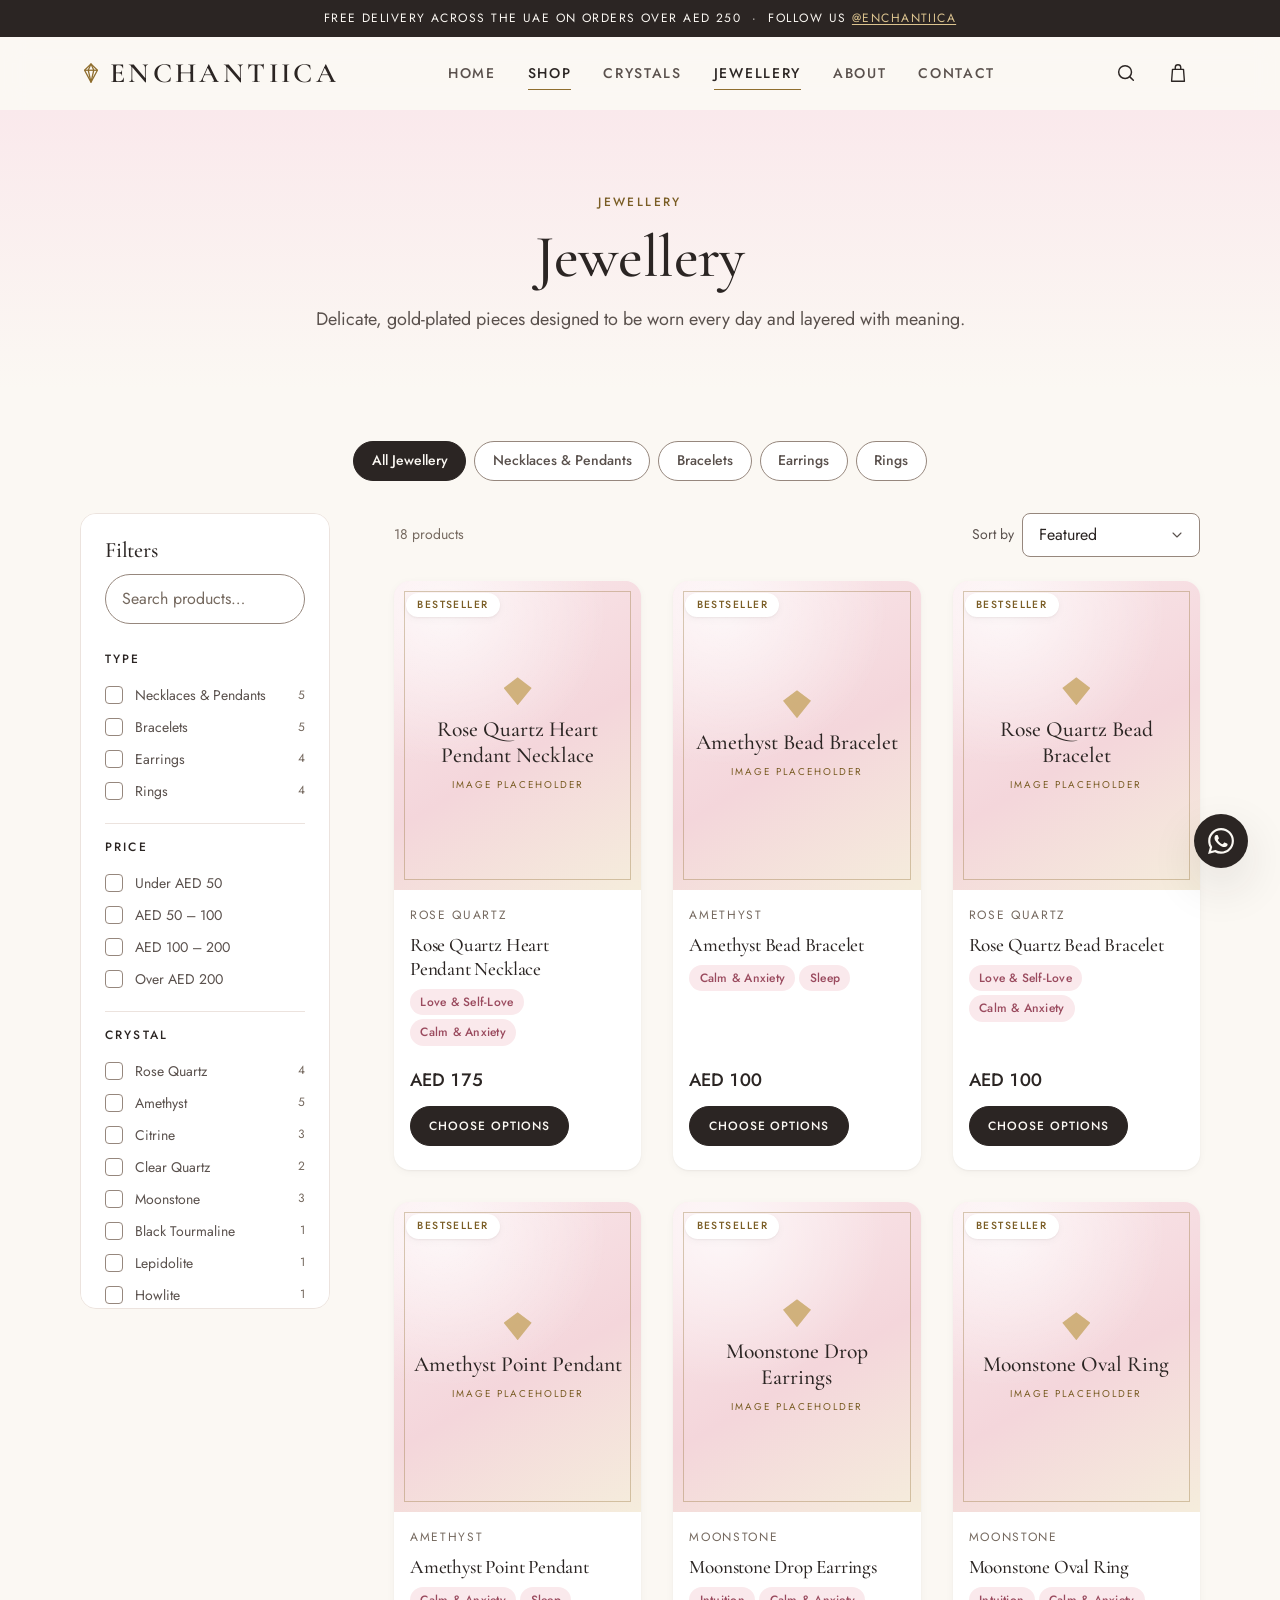
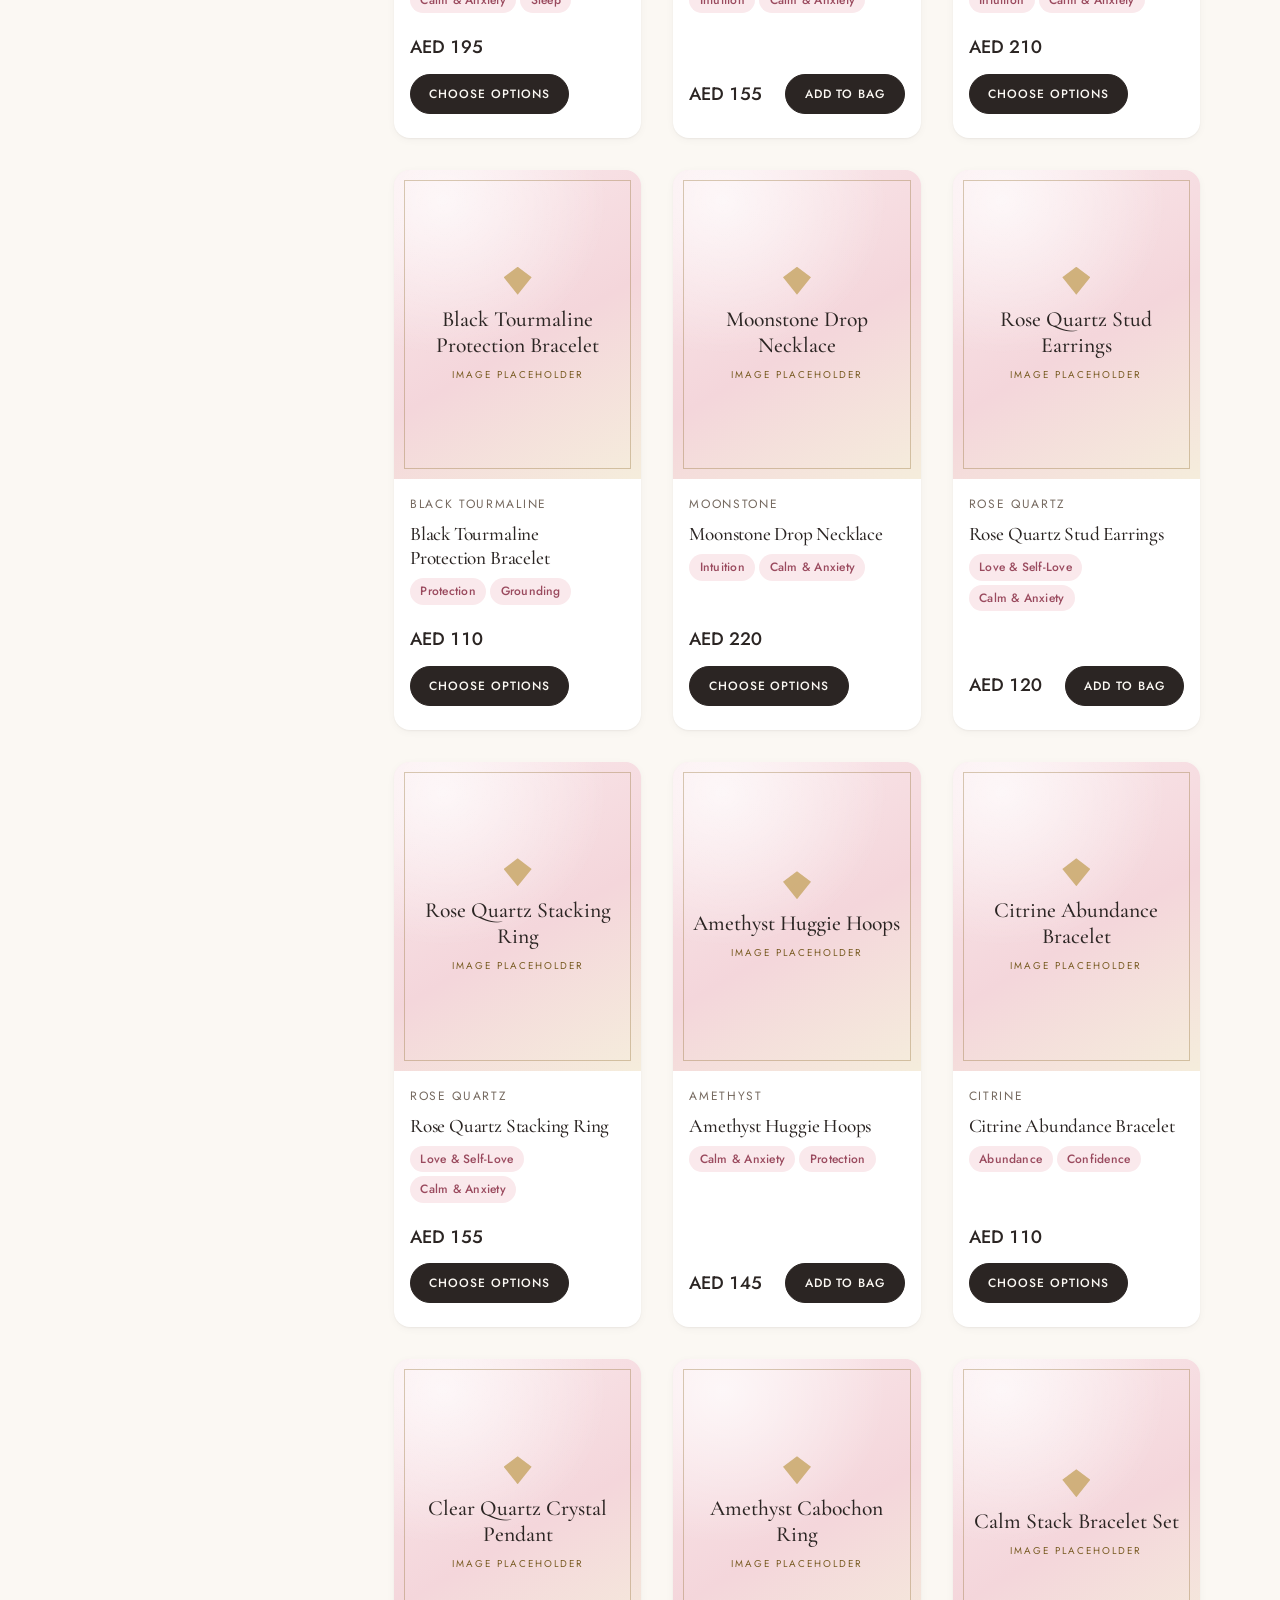
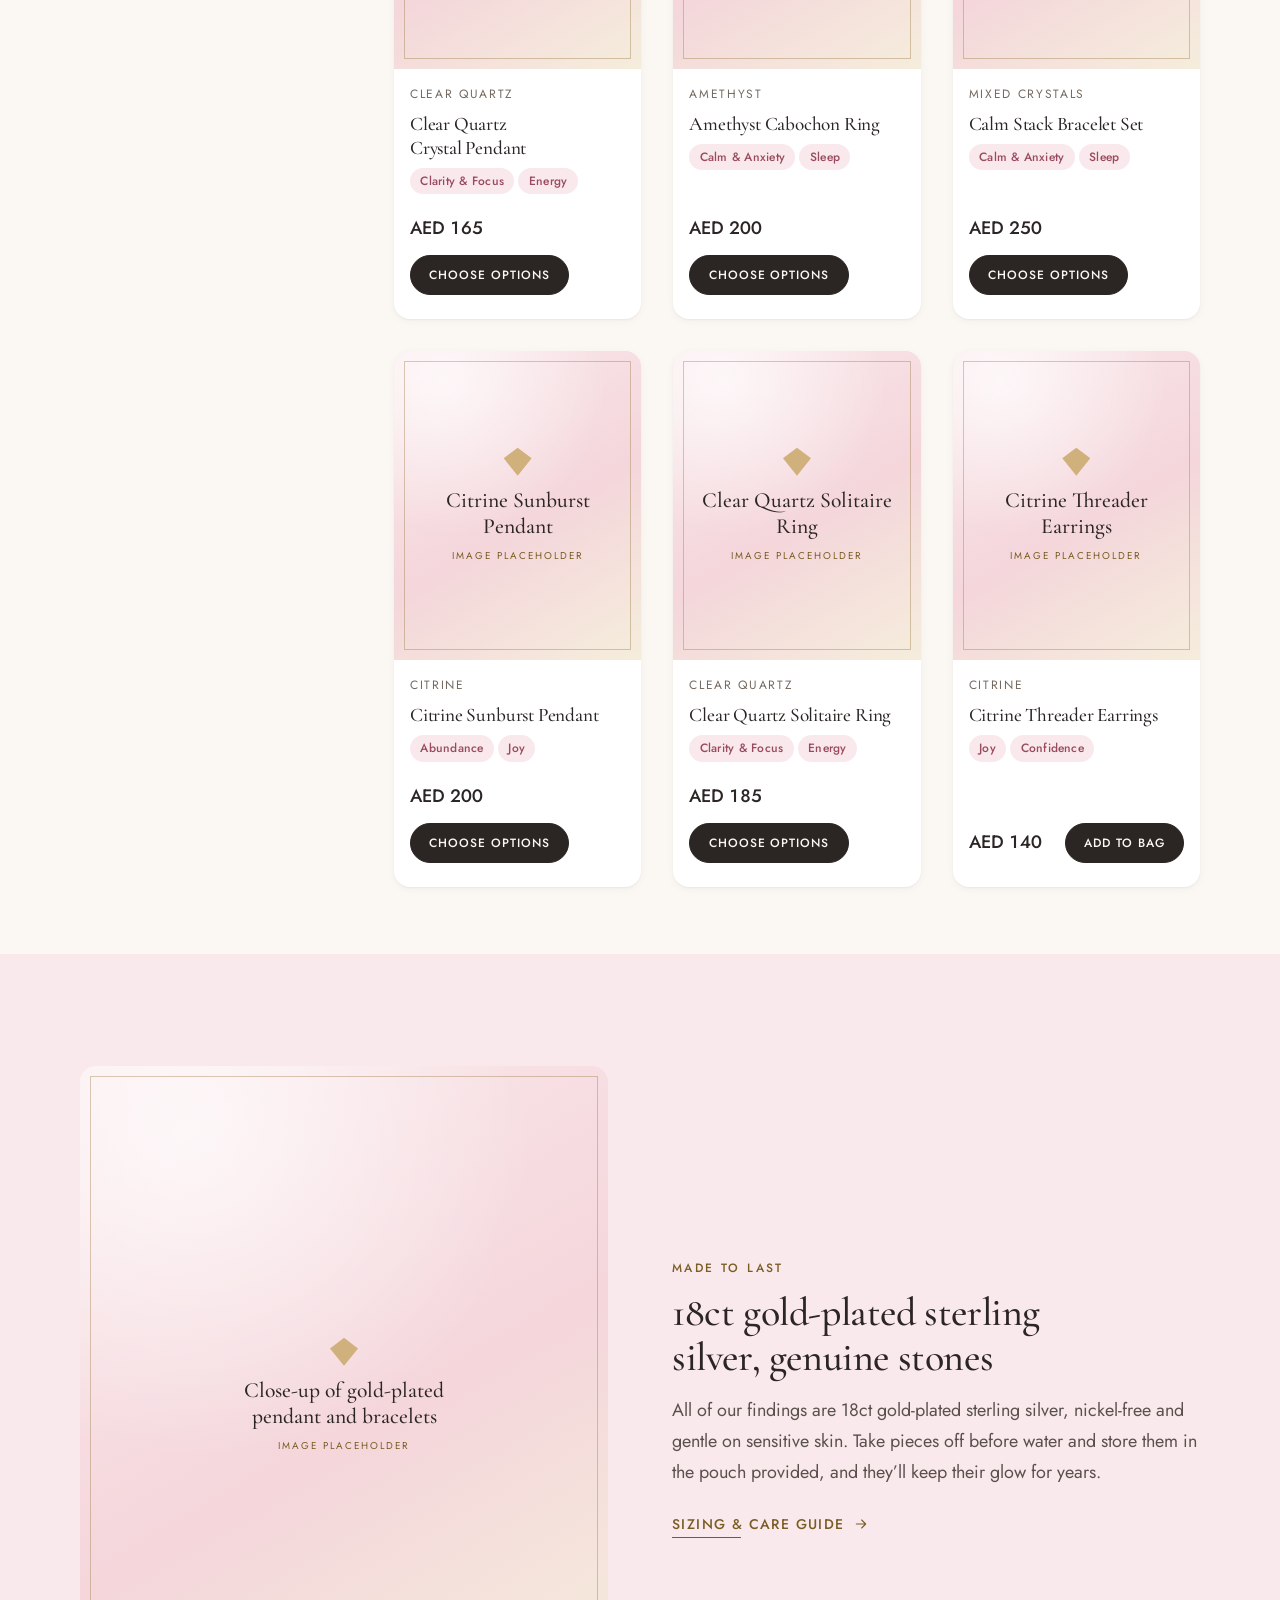
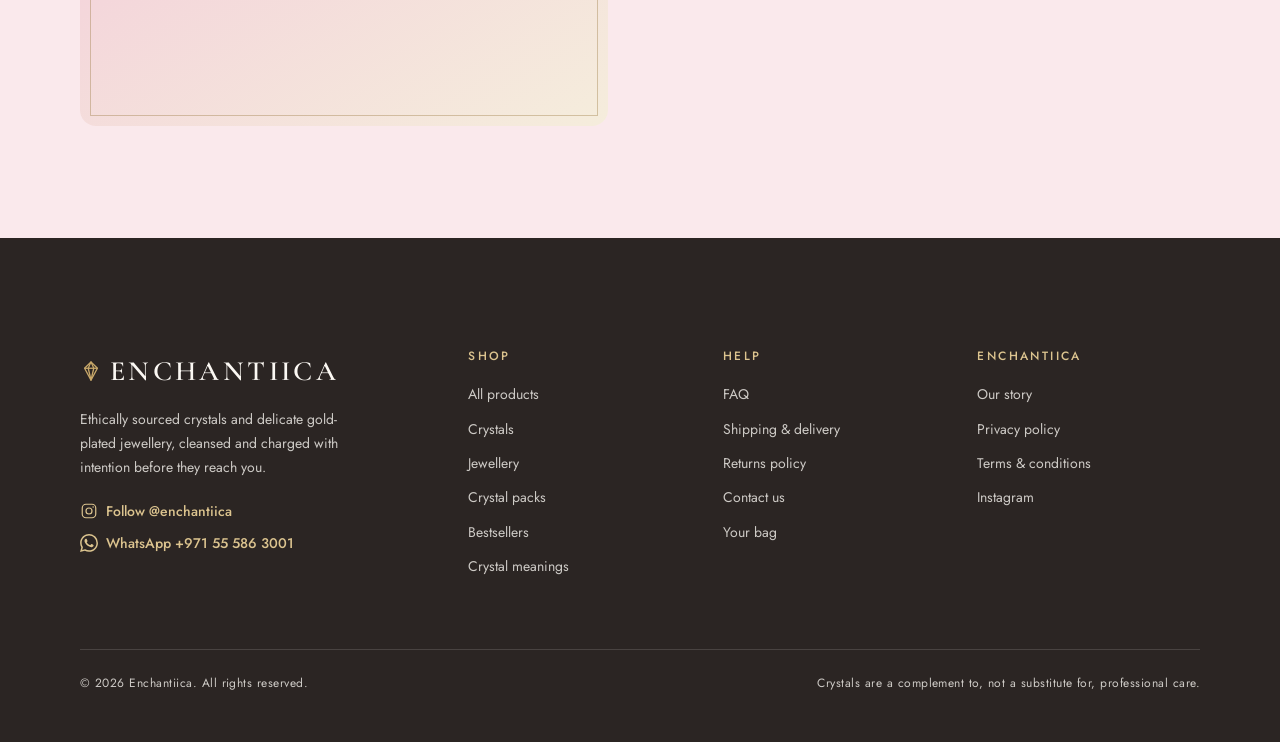
<file: jewellery.html>
<!DOCTYPE html>
<html lang="en-GB">
<head>
  <meta charset="utf-8">
  <meta name="viewport" content="width=device-width, initial-scale=1">
  <title>Crystal Jewellery — Necklaces, Bracelets, Earrings &amp; Rings — Enchantiica</title>
  <meta name="description" content="Delicate gold-plated crystal jewellery from Enchantiica: rose quartz pendants, amethyst bracelets, moonstone earrings and rings. Cleansed, charged and gift-wrapped.">
  <meta name="theme-color" content="#FBF8F3">
  <meta property="og:site_name" content="Enchantiica">
  <meta property="og:title" content="Crystal Jewellery — Necklaces, Bracelets, Earrings &amp; Rings — Enchantiica">
  <meta property="og:description" content="Delicate gold-plated crystal jewellery from Enchantiica: rose quartz pendants, amethyst bracelets, moonstone earrings and rings. Cleansed, charged and gift-wrapped.">
  <meta property="og:type" content="website">
  <link rel="icon" href="favicon.svg" type="image/svg+xml">
  <link rel="preconnect" href="https://fonts.googleapis.com">
  <link rel="preconnect" href="https://fonts.gstatic.com" crossorigin>
  <link rel="stylesheet" href="https://fonts.googleapis.com/css2?family=Cormorant+Garamond:ital,wght@0,400;0,500;0,600;1,400&family=Jost:wght@400;500&display=swap">
  <link rel="stylesheet" href="css/styles.css">
  <script>document.documentElement.classList.add('js');</script>
</head>
<body data-page="jewellery">
  <a class="skip-link" href="#main">Skip to content</a>
  <section class="announcement" aria-label="Announcement">Free delivery across the UAE on orders over AED 250<span class="announcement__extra"> &nbsp;·&nbsp; Follow us <a href="https://www.instagram.com/enchantiica" target="_blank" rel="noopener">@enchantiica<span class="visually-hidden"> (opens in a new tab)</span></a></span></section>

  <header class="header">
    <div class="container header__inner">
      <a class="logo" href="index.html" aria-label="Enchantiica — home"><svg viewBox="0 0 24 24" fill="none" stroke="currentColor" stroke-width="1.4" stroke-linejoin="round" aria-hidden="true"><path d="M12 2l7 7-7 13L5 9l7-7z"/><path d="M5 9h14"/><path d="M12 2L9 9l3 13 3-13-3-7"/></svg><span>Enchantiica</span></a>

      <nav class="nav" id="site-nav" aria-label="Main navigation">
        <ul class="nav__list">
          <li class="nav__item"><a class="nav__link" href="index.html">Home</a></li>
          <li class="nav__item">
            <a class="nav__link" href="shop.html">Shop</a>
            <button class="nav__toggle" type="button" aria-expanded="false" aria-controls="menu-shop" aria-label="Shop menu"><svg viewBox="0 0 24 24" fill="none" stroke="currentColor" stroke-width="1.6" stroke-linecap="round" stroke-linejoin="round" aria-hidden="true"><path d="M6 9l6 6 6-6"/></svg></button>
            <div class="nav__menu" id="menu-shop">
              <div class="nav__panel nav__panel--wide">
                <ul>
                  <li><span class="nav__group-title">Browse</span></li>
                  <li><a class="nav__menu-link nav__menu-link--all" href="shop.html">All products</a></li>
                  <li><a class="nav__menu-link" href="shop.html?sort=rating">Bestsellers</a></li>
                  <li><a class="nav__menu-link" href="crystals.html">Crystals</a></li>
                  <li><a class="nav__menu-link" href="jewellery.html">Jewellery</a></li>
                  <li><a class="nav__menu-link" href="crystals.html?sub=packs">Crystal packs</a></li>
                </ul>
                <ul>
                  <li><span class="nav__group-title">Shop by intention</span></li>
                  <li><a class="nav__menu-link" href="shop.html?good=love">Love &amp; self-love</a></li>
                  <li><a class="nav__menu-link" href="shop.html?good=calm,sleep">Calm &amp; sleep</a></li>
                  <li><a class="nav__menu-link" href="shop.html?good=protection,grounding">Protection &amp; grounding</a></li>
                  <li><a class="nav__menu-link" href="shop.html?good=abundance,confidence">Abundance &amp; confidence</a></li>
                  <li><a class="nav__menu-link" href="shop.html?good=clarity,energy">Clarity &amp; energy</a></li>
                </ul>
              </div>
            </div>
          </li>
          <li class="nav__item">
            <a class="nav__link" href="crystals.html">Crystals</a>
            <button class="nav__toggle" type="button" aria-expanded="false" aria-controls="menu-crystals" aria-label="Crystals menu"><svg viewBox="0 0 24 24" fill="none" stroke="currentColor" stroke-width="1.6" stroke-linecap="round" stroke-linejoin="round" aria-hidden="true"><path d="M6 9l6 6 6-6"/></svg></button>
            <div class="nav__menu" id="menu-crystals">
              <ul class="nav__panel">
                <li><a class="nav__menu-link nav__menu-link--all" href="crystals.html">All crystals</a></li>
                <li><a class="nav__menu-link" href="crystals.html?sub=tumblestones">Tumblestones</a></li>
                <li><a class="nav__menu-link" href="crystals.html?sub=rough">Rough crystals &amp; raw chunks</a></li>
                <li><a class="nav__menu-link" href="crystals.html?sub=packs">Crystal packs</a></li>
                <li><a class="nav__menu-link" href="crystals.html?sub=shapes">Towers, pyramids, trees &amp; shapes</a></li>
                <li><a class="nav__menu-link nav__menu-link--guide" href="crystal-meanings.html">Crystal meanings &amp; benefits</a></li>
              </ul>
            </div>
          </li>
          <li class="nav__item">
            <a class="nav__link" href="jewellery.html">Jewellery</a>
            <button class="nav__toggle" type="button" aria-expanded="false" aria-controls="menu-jewellery" aria-label="Jewellery menu"><svg viewBox="0 0 24 24" fill="none" stroke="currentColor" stroke-width="1.6" stroke-linecap="round" stroke-linejoin="round" aria-hidden="true"><path d="M6 9l6 6 6-6"/></svg></button>
            <div class="nav__menu" id="menu-jewellery">
              <ul class="nav__panel">
                <li><a class="nav__menu-link nav__menu-link--all" href="jewellery.html">All jewellery</a></li>
                <li><a class="nav__menu-link" href="jewellery.html?sub=necklaces">Necklaces &amp; pendants</a></li>
                <li><a class="nav__menu-link" href="jewellery.html?sub=bracelets">Bracelets</a></li>
                <li><a class="nav__menu-link" href="jewellery.html?sub=earrings">Earrings</a></li>
                <li><a class="nav__menu-link" href="jewellery.html?sub=rings">Rings</a></li>
              </ul>
            </div>
          </li>
          <li class="nav__item"><a class="nav__link" href="about.html">About</a></li>
          <li class="nav__item"><a class="nav__link" href="contact.html">Contact</a></li>
        </ul>
        <div class="nav__secondary">
          <a href="crystal-meanings.html">Crystal meanings</a>
          <a href="faq.html">FAQ</a>
          <a href="shipping.html">Delivery</a>
          <a href="returns.html">Returns</a>
          <a href="cart.html">Your bag</a>
        </div>
        <a class="nav__ig" href="https://www.instagram.com/enchantiica" target="_blank" rel="noopener"><svg viewBox="0 0 24 24" fill="none" stroke="currentColor" stroke-width="1.6" stroke-linecap="round" stroke-linejoin="round" aria-hidden="true"><rect x="3" y="3" width="18" height="18" rx="5"/><circle cx="12" cy="12" r="4"/><circle cx="17.5" cy="6.5" r="1" fill="currentColor" stroke="none"/></svg><span>@enchantiica<span class="visually-hidden"> (opens in a new tab)</span></span></a>
        <a class="nav__ig" href="https://wa.me/971555863001?text=Hi%20Enchantiica%2C%20I%20have%20a%20question%20about%20" target="_blank" rel="noopener"><svg viewBox="0 0 24 24" fill="currentColor" aria-hidden="true"><path d="M17.472 14.382c-.297-.149-1.758-.867-2.03-.967-.273-.099-.471-.148-.67.15-.197.297-.767.966-.94 1.164-.173.199-.347.223-.644.075-.297-.15-1.255-.463-2.39-1.475-.883-.788-1.48-1.761-1.653-2.059-.173-.297-.018-.458.13-.606.134-.133.298-.347.446-.52.149-.174.198-.298.298-.497.099-.198.05-.371-.025-.52-.075-.149-.669-1.612-.916-2.207-.242-.579-.487-.5-.669-.51-.173-.008-.371-.01-.57-.01-.198 0-.52.074-.792.372-.272.297-1.04 1.016-1.04 2.479 0 1.462 1.065 2.875 1.213 3.074.149.198 2.096 3.2 5.077 4.487.709.306 1.262.489 1.694.625.712.227 1.36.195 1.871.118.571-.085 1.758-.719 2.006-1.413.248-.694.248-1.289.173-1.413-.074-.124-.272-.198-.57-.347m-5.421 7.403h-.004a9.87 9.87 0 0 1-5.031-1.378l-.361-.214-3.741.982.998-3.648-.235-.374a9.86 9.86 0 0 1-1.51-5.26c.001-5.45 4.436-9.884 9.888-9.884 2.64 0 5.122 1.03 6.988 2.898a9.825 9.825 0 0 1 2.893 6.994c-.003 5.45-4.437 9.885-9.885 9.885m8.413-18.297A11.815 11.815 0 0 0 12.05 0C5.495 0 .16 5.335.157 11.892c0 2.096.547 4.142 1.588 5.945L.057 24l6.305-1.654a11.882 11.882 0 0 0 5.683 1.448h.005c6.554 0 11.89-5.335 11.893-11.893a11.821 11.821 0 0 0-3.48-8.413z"/></svg><span>WhatsApp +971 55 586 3001<span class="visually-hidden"> (opens in a new tab)</span></span></a>
      </nav>

      <div class="header__actions">
        <button class="icon-btn" type="button" data-search-toggle aria-expanded="false" aria-controls="site-search" aria-label="Search"><svg viewBox="0 0 24 24" fill="none" stroke="currentColor" stroke-width="1.6" stroke-linecap="round" stroke-linejoin="round" aria-hidden="true"><circle cx="11" cy="11" r="7"/><path d="M20 20l-3.5-3.5"/></svg></button>
        <a class="icon-btn" href="cart.html" aria-label="Bag, 0 items"><svg viewBox="0 0 24 24" fill="none" stroke="currentColor" stroke-width="1.5" stroke-linecap="round" stroke-linejoin="round" aria-hidden="true"><path d="M6 8h12l1 13H5L6 8z"/><path d="M9 8V6a3 3 0 0 1 6 0v2"/></svg><span class="cart-count" aria-hidden="true">0</span></a>
        <button class="icon-btn burger" type="button" aria-expanded="false" aria-controls="site-nav" aria-label="Open menu">
          <span class="burger__lines" aria-hidden="true"><span></span><span></span><span></span></span>
        </button>
      </div>
    </div>

    <div class="search" id="site-search" hidden>
      <div class="container">
        <form class="search__form" role="search" action="shop.html" method="get">
          <label class="visually-hidden" for="search-input">Search products</label>
          <span class="search__icon" aria-hidden="true"><svg viewBox="0 0 24 24" fill="none" stroke="currentColor" stroke-width="1.6" stroke-linecap="round" stroke-linejoin="round" aria-hidden="true"><circle cx="11" cy="11" r="7"/><path d="M20 20l-3.5-3.5"/></svg></span>
          <input class="search__input" id="search-input" name="q" type="search" placeholder="Search crystals, jewellery or a feeling — “amethyst”, “bracelet”, “calm”" autocomplete="off" spellcheck="false">
          <button class="btn btn--small search__submit" type="submit">Search</button>
          <button class="icon-btn" type="button" data-search-close aria-label="Close search"><svg viewBox="0 0 24 24" fill="none" stroke="currentColor" stroke-width="1.6" stroke-linecap="round" aria-hidden="true"><path d="M6 6l12 12M18 6L6 18"/></svg></button>
        </form>
        <div class="search__results" data-search-results aria-live="polite"></div>
      </div>
    </div>
  </header>

  <main id="main" tabindex="-1">
    <section class="page-head" aria-labelledby="page-title">
      <div class="container">
        <span class="eyebrow">Jewellery</span>
        <h1 id="page-title"><span data-sub-heading>Jewellery</span></h1>
        <p class="lead">Delicate, gold-plated pieces designed to be worn every day and layered with meaning.</p>
      </div>
    </section>

    <section class="section section--tight">
      <div class="container">
        <nav class="pill-nav shop__subnav" data-subnav aria-label="Jewellery types">
          <a class="pill" href="jewellery.html">All jewellery</a>
          <a class="pill" href="jewellery.html?sub=necklaces">Necklaces &amp; pendants</a>
          <a class="pill" href="jewellery.html?sub=bracelets">Bracelets</a>
          <a class="pill" href="jewellery.html?sub=earrings">Earrings</a>
          <a class="pill" href="jewellery.html?sub=rings">Rings</a>
        </nav>
      <div class="shop" id="shop-app" data-category="jewellery">
        <aside class="filters" id="filters" aria-label="Filter products">
          <div class="filters__head">
            <h2>Filters</h2>
            <button class="icon-btn filters__close" type="button" aria-label="Close filters"><svg viewBox="0 0 24 24" fill="none" stroke="currentColor" stroke-width="1.6" stroke-linecap="round" aria-hidden="true"><path d="M6 6l12 12M18 6L6 18"/></svg></button>
          </div>
          <form class="filters__search" role="search" data-search-form>
            <label class="visually-hidden" for="filter-search">Search products</label>
            <input class="form-input" id="filter-search" type="search" name="q" placeholder="Search products…" autocomplete="off" data-search-filter>
            <button class="visually-hidden" type="submit">Search</button>
          </form>
          <div data-filter-groups></div>
        </aside>
        <div class="filters-overlay" aria-hidden="true"></div>

        <div class="shop__main">
          <div class="shop__toolbar">
            <p class="shop__count" data-count aria-live="polite">Loading products…</p>
            <div class="btn-row">
              <button class="btn btn--outline btn--small filters-toggle" type="button" aria-expanded="false" aria-controls="filters"><svg viewBox="0 0 24 24" fill="none" stroke="currentColor" stroke-width="1.6" stroke-linecap="round" aria-hidden="true"><path d="M4 6h16M7 12h10M10 18h4"/></svg> Filters</button>
              <div class="shop__sort">
                <label for="sort">Sort by</label>
                <select class="form-select" id="sort" data-sort>
                  <option value="featured">Featured</option>
                  <option value="price-asc">Price: low to high</option>
                  <option value="price-desc">Price: high to low</option>
                  <option value="rating">Top rated</option>
                  <option value="name">Name: A to Z</option>
                </select>
              </div>
            </div>
          </div>
          <div class="shop__chips" data-chips role="group" aria-label="Active filters"></div>
          <div class="grid grid--3 shop__grid" data-grid aria-labelledby="page-title">
            <noscript><div class="shop__empty"><h3>JavaScript is needed to browse products</h3><p>Please enable JavaScript, or <a class="link" href="contact.html">contact us</a> and we’ll happily help you order.</p></div></noscript>
          </div>
        </div>
      </div>
      </div>
    </section>

    <section class="section section--blush" aria-labelledby="jewellery-care-title">
      <div class="container">
        <div class="story">
          <div class="story__media" data-reveal>
            <div class="media media--portrait media--lg"><div class="ph" role="img" aria-label="Image placeholder: Close-up of gold-plated pendant and bracelets"><span class="ph__icon" aria-hidden="true"></span><span class="ph__name">Close-up of gold-plated pendant and bracelets</span><span class="ph__tag">Image placeholder</span></div></div>
          </div>
          <div class="story__body" data-reveal data-reveal-delay="1">
            <span class="eyebrow">Made to last</span>
            <h2 id="jewellery-care-title">18ct gold-plated sterling silver, genuine stones</h2>
            <p class="lead">All of our findings are 18ct gold-plated sterling silver, nickel-free and gentle on sensitive skin. Take pieces off before water and store them in the pouch provided, and they’ll keep their glow for years.</p>
            <a class="link-arrow" href="faq.html#sizing">Sizing &amp; care guide <svg viewBox="0 0 24 24" fill="none" stroke="currentColor" stroke-width="1.6" stroke-linecap="round" stroke-linejoin="round" aria-hidden="true"><path d="M5 12h14M13 6l6 6-6 6"/></svg></a>
          </div>
        </div>
      </div>
    </section>
  </main>

  <footer class="footer">
    <div class="container">
      <div class="footer__grid">
        <div class="footer__brand">
          <a class="logo" href="index.html" aria-label="Enchantiica — home"><svg viewBox="0 0 24 24" fill="none" stroke="currentColor" stroke-width="1.4" stroke-linejoin="round" aria-hidden="true"><path d="M12 2l7 7-7 13L5 9l7-7z"/><path d="M5 9h14"/><path d="M12 2L9 9l3 13 3-13-3-7"/></svg><span>Enchantiica</span></a>
          <p class="footer__blurb">Ethically sourced crystals and delicate gold-plated jewellery, cleansed and charged with intention before they reach you.</p>
          <a class="footer__ig" href="https://www.instagram.com/enchantiica" target="_blank" rel="noopener"><svg viewBox="0 0 24 24" fill="none" stroke="currentColor" stroke-width="1.6" stroke-linecap="round" stroke-linejoin="round" aria-hidden="true"><rect x="3" y="3" width="18" height="18" rx="5"/><circle cx="12" cy="12" r="4"/><circle cx="17.5" cy="6.5" r="1" fill="currentColor" stroke="none"/></svg><span>Follow @enchantiica<span class="visually-hidden"> (opens in a new tab)</span></span></a>
          <a class="footer__ig" href="https://wa.me/971555863001?text=Hi%20Enchantiica%2C%20I%20have%20a%20question%20about%20" target="_blank" rel="noopener"><svg viewBox="0 0 24 24" fill="currentColor" aria-hidden="true"><path d="M17.472 14.382c-.297-.149-1.758-.867-2.03-.967-.273-.099-.471-.148-.67.15-.197.297-.767.966-.94 1.164-.173.199-.347.223-.644.075-.297-.15-1.255-.463-2.39-1.475-.883-.788-1.48-1.761-1.653-2.059-.173-.297-.018-.458.13-.606.134-.133.298-.347.446-.52.149-.174.198-.298.298-.497.099-.198.05-.371-.025-.52-.075-.149-.669-1.612-.916-2.207-.242-.579-.487-.5-.669-.51-.173-.008-.371-.01-.57-.01-.198 0-.52.074-.792.372-.272.297-1.04 1.016-1.04 2.479 0 1.462 1.065 2.875 1.213 3.074.149.198 2.096 3.2 5.077 4.487.709.306 1.262.489 1.694.625.712.227 1.36.195 1.871.118.571-.085 1.758-.719 2.006-1.413.248-.694.248-1.289.173-1.413-.074-.124-.272-.198-.57-.347m-5.421 7.403h-.004a9.87 9.87 0 0 1-5.031-1.378l-.361-.214-3.741.982.998-3.648-.235-.374a9.86 9.86 0 0 1-1.51-5.26c.001-5.45 4.436-9.884 9.888-9.884 2.64 0 5.122 1.03 6.988 2.898a9.825 9.825 0 0 1 2.893 6.994c-.003 5.45-4.437 9.885-9.885 9.885m8.413-18.297A11.815 11.815 0 0 0 12.05 0C5.495 0 .16 5.335.157 11.892c0 2.096.547 4.142 1.588 5.945L.057 24l6.305-1.654a11.882 11.882 0 0 0 5.683 1.448h.005c6.554 0 11.89-5.335 11.893-11.893a11.821 11.821 0 0 0-3.48-8.413z"/></svg><span>WhatsApp +971 55 586 3001<span class="visually-hidden"> (opens in a new tab)</span></span></a>
        </div>
        <div>
          <h2 class="footer__title">Shop</h2>
          <ul class="footer__links">
            <li><a href="shop.html">All products</a></li>
            <li><a href="crystals.html">Crystals</a></li>
            <li><a href="jewellery.html">Jewellery</a></li>
            <li><a href="crystals.html?sub=packs">Crystal packs</a></li>
            <li><a href="shop.html?sort=rating">Bestsellers</a></li>
            <li><a href="crystal-meanings.html">Crystal meanings</a></li>
          </ul>
        </div>
        <div>
          <h2 class="footer__title">Help</h2>
          <ul class="footer__links">
            <li><a href="faq.html">FAQ</a></li>
            <li><a href="shipping.html">Shipping &amp; delivery</a></li>
            <li><a href="returns.html">Returns policy</a></li>
            <li><a href="contact.html">Contact us</a></li>
            <li><a href="cart.html">Your bag</a></li>
          </ul>
        </div>
        <div>
          <h2 class="footer__title">Enchantiica</h2>
          <ul class="footer__links">
            <li><a href="about.html">Our story</a></li>
            <li><a href="privacy.html">Privacy policy</a></li>
            <li><a href="privacy.html#terms">Terms &amp; conditions</a></li>
            <li><a href="https://www.instagram.com/enchantiica" target="_blank" rel="noopener">Instagram<span class="visually-hidden"> (opens in a new tab)</span></a></li>
          </ul>
        </div>
      </div>
      <div class="footer__bottom">
        <p>&copy; <span data-year>2026</span> Enchantiica. All rights reserved.</p>
        <p>Crystals are a complement to, not a substitute for, professional care.</p>
      </div>
    </div>
  </footer>
  <aside aria-label="Quick contact"><a class="whatsapp-fab" href="https://wa.me/971555863001?text=Hi%20Enchantiica%2C%20I%20have%20a%20question%20about%20" target="_blank" rel="noopener" aria-label="Chat with us on WhatsApp (opens in a new tab)"><svg viewBox="0 0 24 24" fill="currentColor" aria-hidden="true"><path d="M17.472 14.382c-.297-.149-1.758-.867-2.03-.967-.273-.099-.471-.148-.67.15-.197.297-.767.966-.94 1.164-.173.199-.347.223-.644.075-.297-.15-1.255-.463-2.39-1.475-.883-.788-1.48-1.761-1.653-2.059-.173-.297-.018-.458.13-.606.134-.133.298-.347.446-.52.149-.174.198-.298.298-.497.099-.198.05-.371-.025-.52-.075-.149-.669-1.612-.916-2.207-.242-.579-.487-.5-.669-.51-.173-.008-.371-.01-.57-.01-.198 0-.52.074-.792.372-.272.297-1.04 1.016-1.04 2.479 0 1.462 1.065 2.875 1.213 3.074.149.198 2.096 3.2 5.077 4.487.709.306 1.262.489 1.694.625.712.227 1.36.195 1.871.118.571-.085 1.758-.719 2.006-1.413.248-.694.248-1.289.173-1.413-.074-.124-.272-.198-.57-.347m-5.421 7.403h-.004a9.87 9.87 0 0 1-5.031-1.378l-.361-.214-3.741.982.998-3.648-.235-.374a9.86 9.86 0 0 1-1.51-5.26c.001-5.45 4.436-9.884 9.888-9.884 2.64 0 5.122 1.03 6.988 2.898a9.825 9.825 0 0 1 2.893 6.994c-.003 5.45-4.437 9.885-9.885 9.885m8.413-18.297A11.815 11.815 0 0 0 12.05 0C5.495 0 .16 5.335.157 11.892c0 2.096.547 4.142 1.588 5.945L.057 24l6.305-1.654a11.882 11.882 0 0 0 5.683 1.448h.005c6.554 0 11.89-5.335 11.893-11.893a11.821 11.821 0 0 0-3.48-8.413z"/></svg></a></aside>
  <div class="nav-overlay" aria-hidden="true"></div>

  <script src="js/products.js" defer></script>
  <script src="js/cart.js" defer></script>
  <script src="js/main.js" defer></script>
  <script src="js/search.js" defer></script>
  <script src="js/shop.js" defer></script>
</body>
</html>
</file>
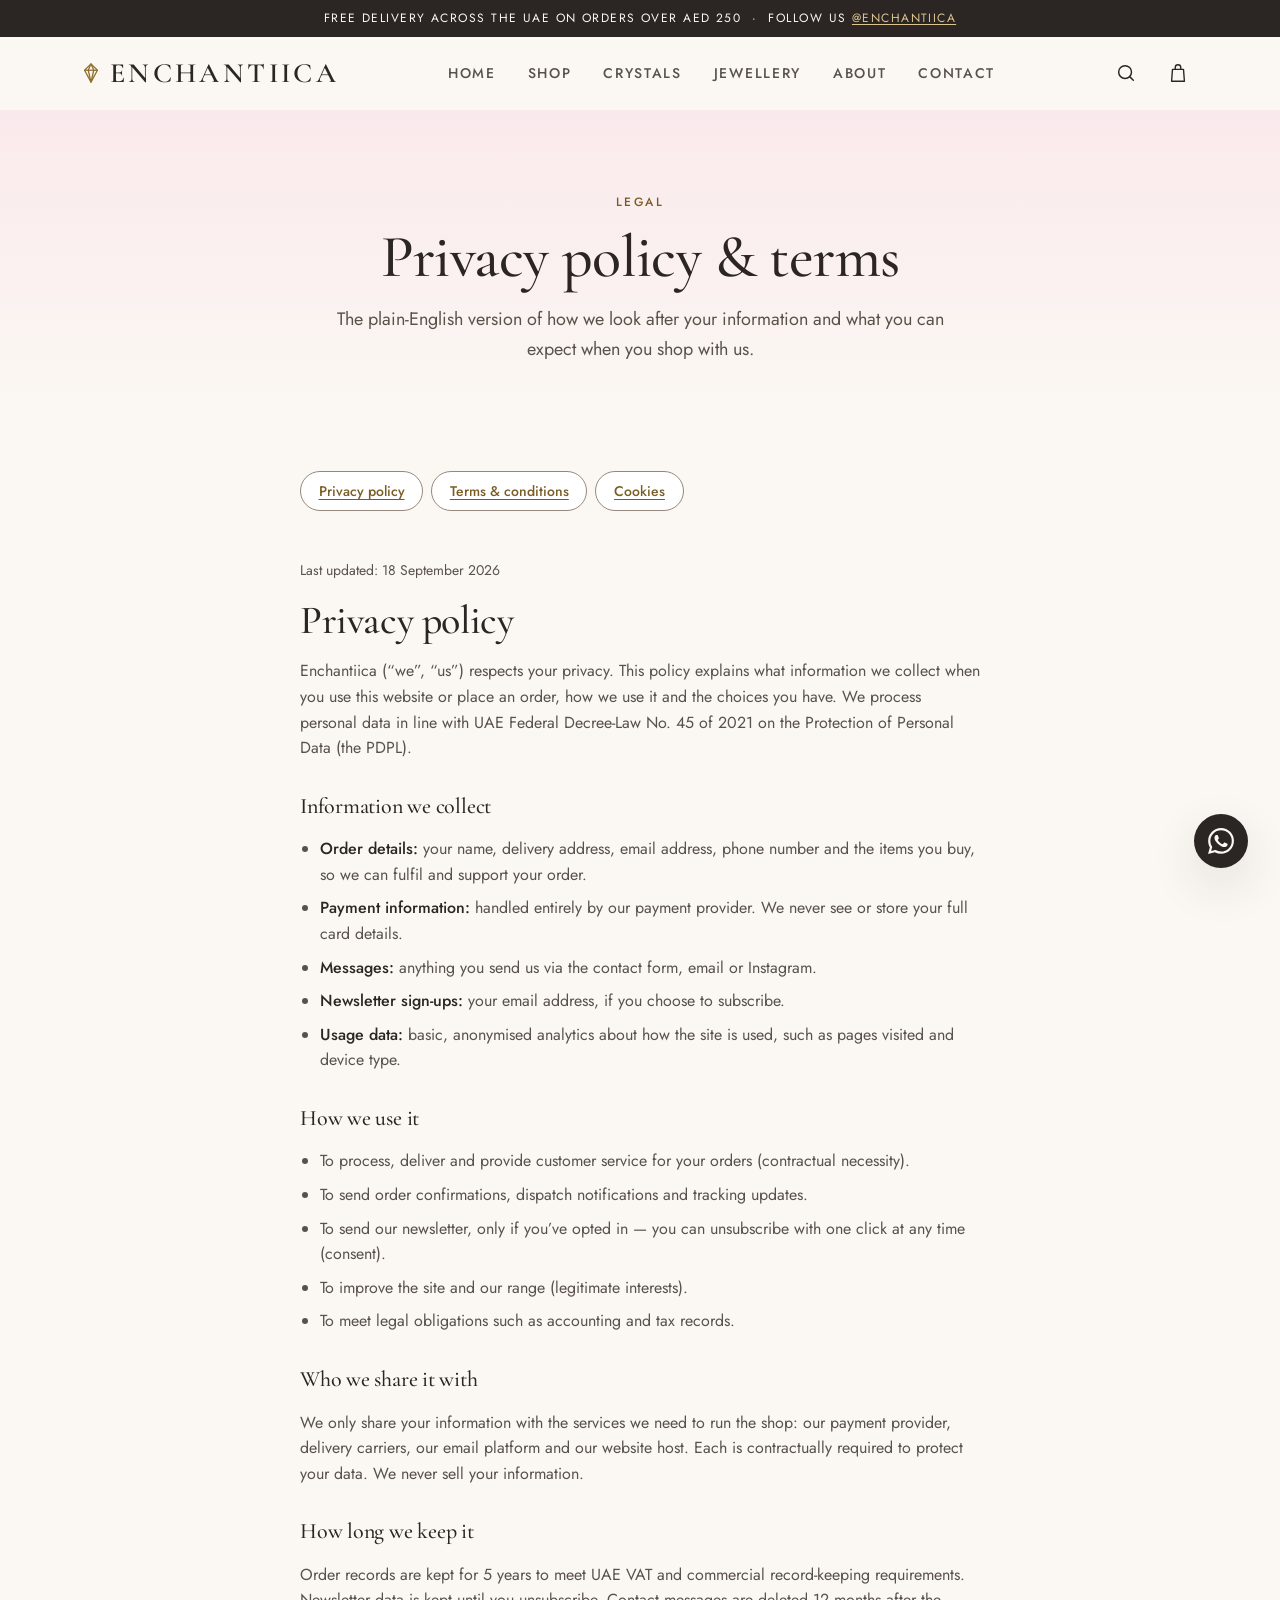
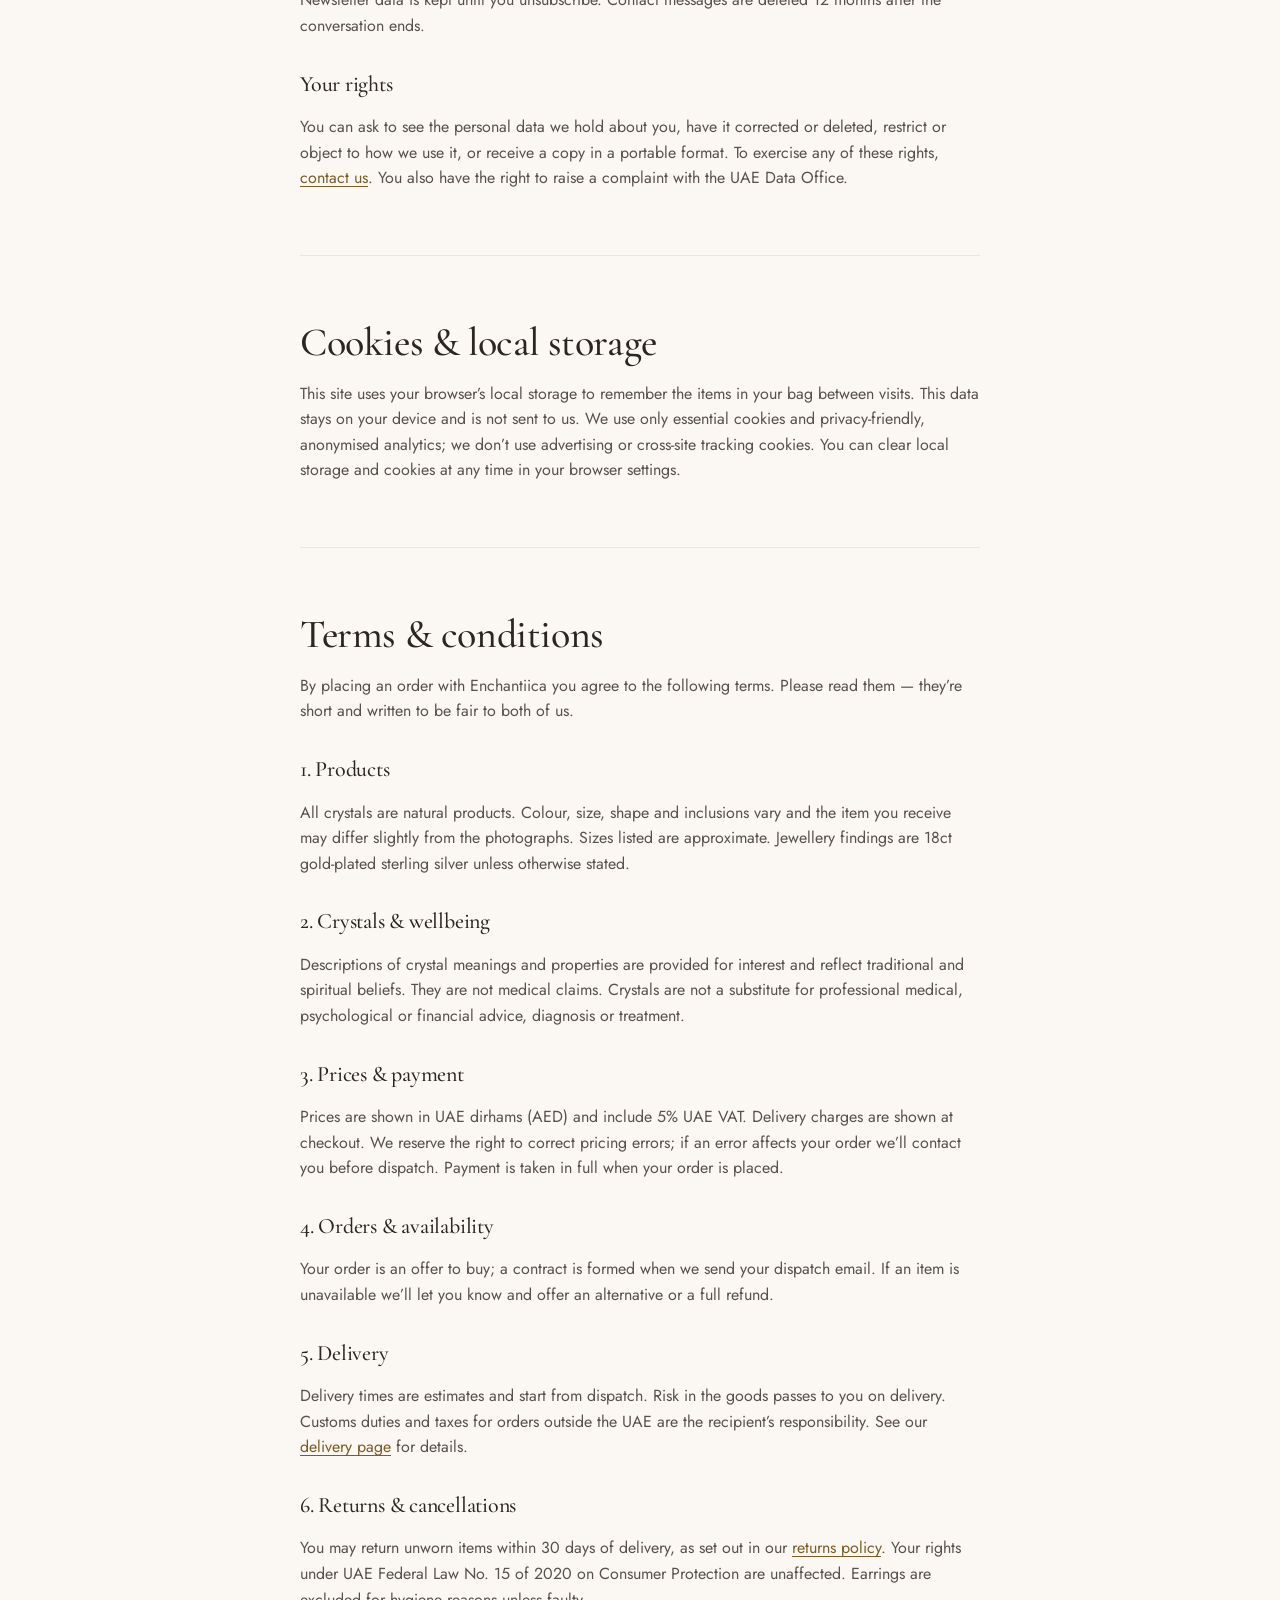
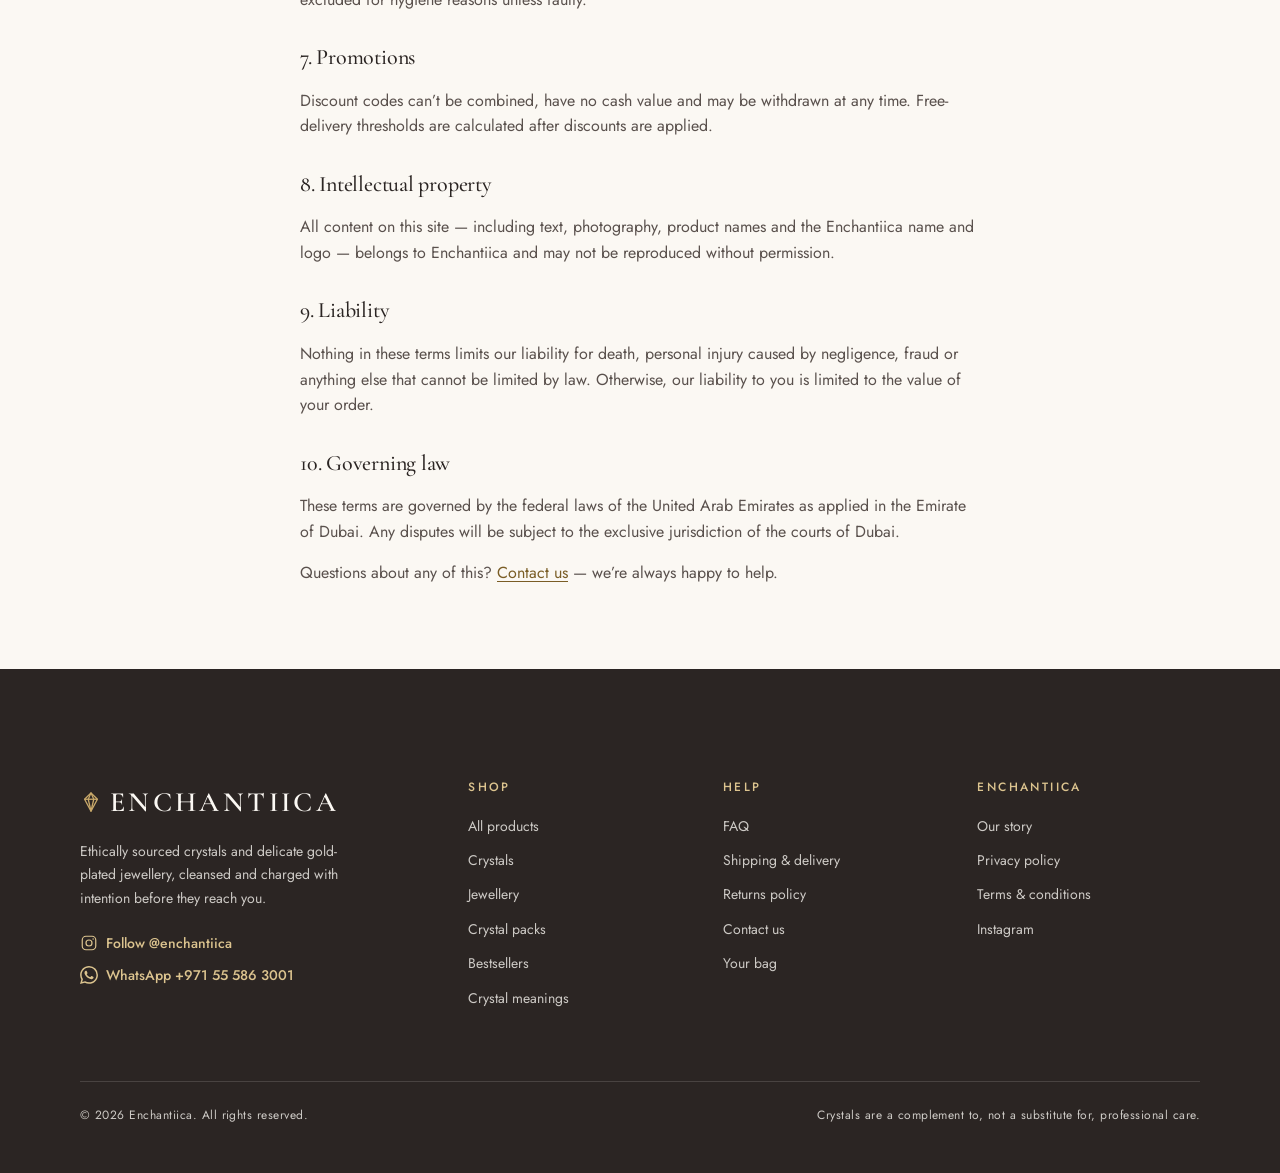
<file: privacy.html>
<!DOCTYPE html>
<html lang="en-GB">
<head>
  <meta charset="utf-8">
  <meta name="viewport" content="width=device-width, initial-scale=1">
  <title>Privacy Policy &amp; Terms — Enchantiica</title>
  <meta name="description" content="How Enchantiica collects, uses and protects your personal information, and the terms and conditions that apply when you shop with us.">
  <meta name="theme-color" content="#FBF8F3">
  <meta property="og:site_name" content="Enchantiica">
  <meta property="og:title" content="Privacy Policy &amp; Terms — Enchantiica">
  <meta property="og:description" content="How Enchantiica collects, uses and protects your personal information, and the terms and conditions that apply when you shop with us.">
  <meta property="og:type" content="website">
  <link rel="icon" href="favicon.svg" type="image/svg+xml">
  <link rel="preconnect" href="https://fonts.googleapis.com">
  <link rel="preconnect" href="https://fonts.gstatic.com" crossorigin>
  <link rel="stylesheet" href="https://fonts.googleapis.com/css2?family=Cormorant+Garamond:ital,wght@0,400;0,500;0,600;1,400&family=Jost:wght@400;500&display=swap">
  <link rel="stylesheet" href="css/styles.css">
  <script>document.documentElement.classList.add('js');</script>
</head>
<body data-page="privacy">
  <a class="skip-link" href="#main">Skip to content</a>
  <section class="announcement" aria-label="Announcement">Free delivery across the UAE on orders over AED 250<span class="announcement__extra"> &nbsp;·&nbsp; Follow us <a href="https://www.instagram.com/enchantiica" target="_blank" rel="noopener">@enchantiica<span class="visually-hidden"> (opens in a new tab)</span></a></span></section>

  <header class="header">
    <div class="container header__inner">
      <a class="logo" href="index.html" aria-label="Enchantiica — home"><svg viewBox="0 0 24 24" fill="none" stroke="currentColor" stroke-width="1.4" stroke-linejoin="round" aria-hidden="true"><path d="M12 2l7 7-7 13L5 9l7-7z"/><path d="M5 9h14"/><path d="M12 2L9 9l3 13 3-13-3-7"/></svg><span>Enchantiica</span></a>

      <nav class="nav" id="site-nav" aria-label="Main navigation">
        <ul class="nav__list">
          <li class="nav__item"><a class="nav__link" href="index.html">Home</a></li>
          <li class="nav__item">
            <a class="nav__link" href="shop.html">Shop</a>
            <button class="nav__toggle" type="button" aria-expanded="false" aria-controls="menu-shop" aria-label="Shop menu"><svg viewBox="0 0 24 24" fill="none" stroke="currentColor" stroke-width="1.6" stroke-linecap="round" stroke-linejoin="round" aria-hidden="true"><path d="M6 9l6 6 6-6"/></svg></button>
            <div class="nav__menu" id="menu-shop">
              <div class="nav__panel nav__panel--wide">
                <ul>
                  <li><span class="nav__group-title">Browse</span></li>
                  <li><a class="nav__menu-link nav__menu-link--all" href="shop.html">All products</a></li>
                  <li><a class="nav__menu-link" href="shop.html?sort=rating">Bestsellers</a></li>
                  <li><a class="nav__menu-link" href="crystals.html">Crystals</a></li>
                  <li><a class="nav__menu-link" href="jewellery.html">Jewellery</a></li>
                  <li><a class="nav__menu-link" href="crystals.html?sub=packs">Crystal packs</a></li>
                </ul>
                <ul>
                  <li><span class="nav__group-title">Shop by intention</span></li>
                  <li><a class="nav__menu-link" href="shop.html?good=love">Love &amp; self-love</a></li>
                  <li><a class="nav__menu-link" href="shop.html?good=calm,sleep">Calm &amp; sleep</a></li>
                  <li><a class="nav__menu-link" href="shop.html?good=protection,grounding">Protection &amp; grounding</a></li>
                  <li><a class="nav__menu-link" href="shop.html?good=abundance,confidence">Abundance &amp; confidence</a></li>
                  <li><a class="nav__menu-link" href="shop.html?good=clarity,energy">Clarity &amp; energy</a></li>
                </ul>
              </div>
            </div>
          </li>
          <li class="nav__item">
            <a class="nav__link" href="crystals.html">Crystals</a>
            <button class="nav__toggle" type="button" aria-expanded="false" aria-controls="menu-crystals" aria-label="Crystals menu"><svg viewBox="0 0 24 24" fill="none" stroke="currentColor" stroke-width="1.6" stroke-linecap="round" stroke-linejoin="round" aria-hidden="true"><path d="M6 9l6 6 6-6"/></svg></button>
            <div class="nav__menu" id="menu-crystals">
              <ul class="nav__panel">
                <li><a class="nav__menu-link nav__menu-link--all" href="crystals.html">All crystals</a></li>
                <li><a class="nav__menu-link" href="crystals.html?sub=tumblestones">Tumblestones</a></li>
                <li><a class="nav__menu-link" href="crystals.html?sub=rough">Rough crystals &amp; raw chunks</a></li>
                <li><a class="nav__menu-link" href="crystals.html?sub=packs">Crystal packs</a></li>
                <li><a class="nav__menu-link" href="crystals.html?sub=shapes">Towers, pyramids, trees &amp; shapes</a></li>
                <li><a class="nav__menu-link nav__menu-link--guide" href="crystal-meanings.html">Crystal meanings &amp; benefits</a></li>
              </ul>
            </div>
          </li>
          <li class="nav__item">
            <a class="nav__link" href="jewellery.html">Jewellery</a>
            <button class="nav__toggle" type="button" aria-expanded="false" aria-controls="menu-jewellery" aria-label="Jewellery menu"><svg viewBox="0 0 24 24" fill="none" stroke="currentColor" stroke-width="1.6" stroke-linecap="round" stroke-linejoin="round" aria-hidden="true"><path d="M6 9l6 6 6-6"/></svg></button>
            <div class="nav__menu" id="menu-jewellery">
              <ul class="nav__panel">
                <li><a class="nav__menu-link nav__menu-link--all" href="jewellery.html">All jewellery</a></li>
                <li><a class="nav__menu-link" href="jewellery.html?sub=necklaces">Necklaces &amp; pendants</a></li>
                <li><a class="nav__menu-link" href="jewellery.html?sub=bracelets">Bracelets</a></li>
                <li><a class="nav__menu-link" href="jewellery.html?sub=earrings">Earrings</a></li>
                <li><a class="nav__menu-link" href="jewellery.html?sub=rings">Rings</a></li>
              </ul>
            </div>
          </li>
          <li class="nav__item"><a class="nav__link" href="about.html">About</a></li>
          <li class="nav__item"><a class="nav__link" href="contact.html">Contact</a></li>
        </ul>
        <div class="nav__secondary">
          <a href="crystal-meanings.html">Crystal meanings</a>
          <a href="faq.html">FAQ</a>
          <a href="shipping.html">Delivery</a>
          <a href="returns.html">Returns</a>
          <a href="cart.html">Your bag</a>
        </div>
        <a class="nav__ig" href="https://www.instagram.com/enchantiica" target="_blank" rel="noopener"><svg viewBox="0 0 24 24" fill="none" stroke="currentColor" stroke-width="1.6" stroke-linecap="round" stroke-linejoin="round" aria-hidden="true"><rect x="3" y="3" width="18" height="18" rx="5"/><circle cx="12" cy="12" r="4"/><circle cx="17.5" cy="6.5" r="1" fill="currentColor" stroke="none"/></svg><span>@enchantiica<span class="visually-hidden"> (opens in a new tab)</span></span></a>
        <a class="nav__ig" href="https://wa.me/971555863001?text=Hi%20Enchantiica%2C%20I%20have%20a%20question%20about%20" target="_blank" rel="noopener"><svg viewBox="0 0 24 24" fill="currentColor" aria-hidden="true"><path d="M17.472 14.382c-.297-.149-1.758-.867-2.03-.967-.273-.099-.471-.148-.67.15-.197.297-.767.966-.94 1.164-.173.199-.347.223-.644.075-.297-.15-1.255-.463-2.39-1.475-.883-.788-1.48-1.761-1.653-2.059-.173-.297-.018-.458.13-.606.134-.133.298-.347.446-.52.149-.174.198-.298.298-.497.099-.198.05-.371-.025-.52-.075-.149-.669-1.612-.916-2.207-.242-.579-.487-.5-.669-.51-.173-.008-.371-.01-.57-.01-.198 0-.52.074-.792.372-.272.297-1.04 1.016-1.04 2.479 0 1.462 1.065 2.875 1.213 3.074.149.198 2.096 3.2 5.077 4.487.709.306 1.262.489 1.694.625.712.227 1.36.195 1.871.118.571-.085 1.758-.719 2.006-1.413.248-.694.248-1.289.173-1.413-.074-.124-.272-.198-.57-.347m-5.421 7.403h-.004a9.87 9.87 0 0 1-5.031-1.378l-.361-.214-3.741.982.998-3.648-.235-.374a9.86 9.86 0 0 1-1.51-5.26c.001-5.45 4.436-9.884 9.888-9.884 2.64 0 5.122 1.03 6.988 2.898a9.825 9.825 0 0 1 2.893 6.994c-.003 5.45-4.437 9.885-9.885 9.885m8.413-18.297A11.815 11.815 0 0 0 12.05 0C5.495 0 .16 5.335.157 11.892c0 2.096.547 4.142 1.588 5.945L.057 24l6.305-1.654a11.882 11.882 0 0 0 5.683 1.448h.005c6.554 0 11.89-5.335 11.893-11.893a11.821 11.821 0 0 0-3.48-8.413z"/></svg><span>WhatsApp +971 55 586 3001<span class="visually-hidden"> (opens in a new tab)</span></span></a>
      </nav>

      <div class="header__actions">
        <button class="icon-btn" type="button" data-search-toggle aria-expanded="false" aria-controls="site-search" aria-label="Search"><svg viewBox="0 0 24 24" fill="none" stroke="currentColor" stroke-width="1.6" stroke-linecap="round" stroke-linejoin="round" aria-hidden="true"><circle cx="11" cy="11" r="7"/><path d="M20 20l-3.5-3.5"/></svg></button>
        <a class="icon-btn" href="cart.html" aria-label="Bag, 0 items"><svg viewBox="0 0 24 24" fill="none" stroke="currentColor" stroke-width="1.5" stroke-linecap="round" stroke-linejoin="round" aria-hidden="true"><path d="M6 8h12l1 13H5L6 8z"/><path d="M9 8V6a3 3 0 0 1 6 0v2"/></svg><span class="cart-count" aria-hidden="true">0</span></a>
        <button class="icon-btn burger" type="button" aria-expanded="false" aria-controls="site-nav" aria-label="Open menu">
          <span class="burger__lines" aria-hidden="true"><span></span><span></span><span></span></span>
        </button>
      </div>
    </div>

    <div class="search" id="site-search" hidden>
      <div class="container">
        <form class="search__form" role="search" action="shop.html" method="get">
          <label class="visually-hidden" for="search-input">Search products</label>
          <span class="search__icon" aria-hidden="true"><svg viewBox="0 0 24 24" fill="none" stroke="currentColor" stroke-width="1.6" stroke-linecap="round" stroke-linejoin="round" aria-hidden="true"><circle cx="11" cy="11" r="7"/><path d="M20 20l-3.5-3.5"/></svg></span>
          <input class="search__input" id="search-input" name="q" type="search" placeholder="Search crystals, jewellery or a feeling — “amethyst”, “bracelet”, “calm”" autocomplete="off" spellcheck="false">
          <button class="btn btn--small search__submit" type="submit">Search</button>
          <button class="icon-btn" type="button" data-search-close aria-label="Close search"><svg viewBox="0 0 24 24" fill="none" stroke="currentColor" stroke-width="1.6" stroke-linecap="round" aria-hidden="true"><path d="M6 6l12 12M18 6L6 18"/></svg></button>
        </form>
        <div class="search__results" data-search-results aria-live="polite"></div>
      </div>
    </div>
  </header>

  <main id="main" tabindex="-1">
    <section class="page-head" aria-labelledby="page-title">
      <div class="container">
        <span class="eyebrow">Legal</span>
        <h1 id="page-title">Privacy policy &amp; terms</h1>
        <p class="lead">The plain-English version of how we look after your information and what you can expect when you shop with us.</p>
      </div>
    </section>

    <section class="section section--tight">
      <div class="container container--narrow prose">
        <nav class="policy-nav" aria-label="Legal sections">
          <a class="pill" href="#privacy">Privacy policy</a>
          <a class="pill" href="#terms">Terms &amp; conditions</a>
          <a class="pill" href="#cookies">Cookies</a>
        </nav>
        <p class="policy-meta">Last updated: 18 September 2026</p>

        <article class="policy-section" id="privacy">
          <h2>Privacy policy</h2>
          <p>Enchantiica (“we”, “us”) respects your privacy. This policy explains what information we collect when you use this website or place an order, how we use it and the choices you have. We process personal data in line with UAE Federal Decree-Law No. 45 of 2021 on the Protection of Personal Data (the PDPL).</p>

          <h3>Information we collect</h3>
          <ul>
            <li><strong>Order details:</strong> your name, delivery address, email address, phone number and the items you buy, so we can fulfil and support your order.</li>
            <li><strong>Payment information:</strong> handled entirely by our payment provider. We never see or store your full card details.</li>
            <li><strong>Messages:</strong> anything you send us via the contact form, email or Instagram.</li>
            <li><strong>Newsletter sign-ups:</strong> your email address, if you choose to subscribe.</li>
            <li><strong>Usage data:</strong> basic, anonymised analytics about how the site is used, such as pages visited and device type.</li>
          </ul>

          <h3>How we use it</h3>
          <ul>
            <li>To process, deliver and provide customer service for your orders (contractual necessity).</li>
            <li>To send order confirmations, dispatch notifications and tracking updates.</li>
            <li>To send our newsletter, only if you’ve opted in — you can unsubscribe with one click at any time (consent).</li>
            <li>To improve the site and our range (legitimate interests).</li>
            <li>To meet legal obligations such as accounting and tax records.</li>
          </ul>

          <h3>Who we share it with</h3>
          <p>We only share your information with the services we need to run the shop: our payment provider, delivery carriers, our email platform and our website host. Each is contractually required to protect your data. We never sell your information.</p>

          <h3>How long we keep it</h3>
          <p>Order records are kept for 5 years to meet UAE VAT and commercial record-keeping requirements. Newsletter data is kept until you unsubscribe. Contact messages are deleted 12 months after the conversation ends.</p>

          <h3>Your rights</h3>
          <p>You can ask to see the personal data we hold about you, have it corrected or deleted, restrict or object to how we use it, or receive a copy in a portable format. To exercise any of these rights, <a href="contact.html">contact us</a>. You also have the right to raise a complaint with the UAE Data Office.</p>
        </article>

        <article class="policy-section" id="cookies">
          <h2>Cookies &amp; local storage</h2>
          <p>This site uses your browser’s local storage to remember the items in your bag between visits. This data stays on your device and is not sent to us. We use only essential cookies and privacy-friendly, anonymised analytics; we don’t use advertising or cross-site tracking cookies. You can clear local storage and cookies at any time in your browser settings.</p>
        </article>

        <article class="policy-section" id="terms">
          <h2>Terms &amp; conditions</h2>
          <p>By placing an order with Enchantiica you agree to the following terms. Please read them — they’re short and written to be fair to both of us.</p>

          <h3>1. Products</h3>
          <p>All crystals are natural products. Colour, size, shape and inclusions vary and the item you receive may differ slightly from the photographs. Sizes listed are approximate. Jewellery findings are 18ct gold-plated sterling silver unless otherwise stated.</p>

          <h3>2. Crystals &amp; wellbeing</h3>
          <p>Descriptions of crystal meanings and properties are provided for interest and reflect traditional and spiritual beliefs. They are not medical claims. Crystals are not a substitute for professional medical, psychological or financial advice, diagnosis or treatment.</p>

          <h3>3. Prices &amp; payment</h3>
          <p>Prices are shown in UAE dirhams (AED) and include 5% UAE VAT. Delivery charges are shown at checkout. We reserve the right to correct pricing errors; if an error affects your order we’ll contact you before dispatch. Payment is taken in full when your order is placed.</p>

          <h3>4. Orders &amp; availability</h3>
          <p>Your order is an offer to buy; a contract is formed when we send your dispatch email. If an item is unavailable we’ll let you know and offer an alternative or a full refund.</p>

          <h3>5. Delivery</h3>
          <p>Delivery times are estimates and start from dispatch. Risk in the goods passes to you on delivery. Customs duties and taxes for orders outside the UAE are the recipient’s responsibility. See our <a href="shipping.html">delivery page</a> for details.</p>

          <h3>6. Returns &amp; cancellations</h3>
          <p>You may return unworn items within 30 days of delivery, as set out in our <a href="returns.html">returns policy</a>. Your rights under UAE Federal Law No. 15 of 2020 on Consumer Protection are unaffected. Earrings are excluded for hygiene reasons unless faulty.</p>

          <h3>7. Promotions</h3>
          <p>Discount codes can’t be combined, have no cash value and may be withdrawn at any time. Free-delivery thresholds are calculated after discounts are applied.</p>

          <h3>8. Intellectual property</h3>
          <p>All content on this site — including text, photography, product names and the Enchantiica name and logo — belongs to Enchantiica and may not be reproduced without permission.</p>

          <h3>9. Liability</h3>
          <p>Nothing in these terms limits our liability for death, personal injury caused by negligence, fraud or anything else that cannot be limited by law. Otherwise, our liability to you is limited to the value of your order.</p>

          <h3>10. Governing law</h3>
          <p>These terms are governed by the federal laws of the United Arab Emirates as applied in the Emirate of Dubai. Any disputes will be subject to the exclusive jurisdiction of the courts of Dubai.</p>

          <p>Questions about any of this? <a href="contact.html">Contact us</a> — we’re always happy to help.</p>
        </article>
      </div>
    </section>
  </main>

  <footer class="footer">
    <div class="container">
      <div class="footer__grid">
        <div class="footer__brand">
          <a class="logo" href="index.html" aria-label="Enchantiica — home"><svg viewBox="0 0 24 24" fill="none" stroke="currentColor" stroke-width="1.4" stroke-linejoin="round" aria-hidden="true"><path d="M12 2l7 7-7 13L5 9l7-7z"/><path d="M5 9h14"/><path d="M12 2L9 9l3 13 3-13-3-7"/></svg><span>Enchantiica</span></a>
          <p class="footer__blurb">Ethically sourced crystals and delicate gold-plated jewellery, cleansed and charged with intention before they reach you.</p>
          <a class="footer__ig" href="https://www.instagram.com/enchantiica" target="_blank" rel="noopener"><svg viewBox="0 0 24 24" fill="none" stroke="currentColor" stroke-width="1.6" stroke-linecap="round" stroke-linejoin="round" aria-hidden="true"><rect x="3" y="3" width="18" height="18" rx="5"/><circle cx="12" cy="12" r="4"/><circle cx="17.5" cy="6.5" r="1" fill="currentColor" stroke="none"/></svg><span>Follow @enchantiica<span class="visually-hidden"> (opens in a new tab)</span></span></a>
          <a class="footer__ig" href="https://wa.me/971555863001?text=Hi%20Enchantiica%2C%20I%20have%20a%20question%20about%20" target="_blank" rel="noopener"><svg viewBox="0 0 24 24" fill="currentColor" aria-hidden="true"><path d="M17.472 14.382c-.297-.149-1.758-.867-2.03-.967-.273-.099-.471-.148-.67.15-.197.297-.767.966-.94 1.164-.173.199-.347.223-.644.075-.297-.15-1.255-.463-2.39-1.475-.883-.788-1.48-1.761-1.653-2.059-.173-.297-.018-.458.13-.606.134-.133.298-.347.446-.52.149-.174.198-.298.298-.497.099-.198.05-.371-.025-.52-.075-.149-.669-1.612-.916-2.207-.242-.579-.487-.5-.669-.51-.173-.008-.371-.01-.57-.01-.198 0-.52.074-.792.372-.272.297-1.04 1.016-1.04 2.479 0 1.462 1.065 2.875 1.213 3.074.149.198 2.096 3.2 5.077 4.487.709.306 1.262.489 1.694.625.712.227 1.36.195 1.871.118.571-.085 1.758-.719 2.006-1.413.248-.694.248-1.289.173-1.413-.074-.124-.272-.198-.57-.347m-5.421 7.403h-.004a9.87 9.87 0 0 1-5.031-1.378l-.361-.214-3.741.982.998-3.648-.235-.374a9.86 9.86 0 0 1-1.51-5.26c.001-5.45 4.436-9.884 9.888-9.884 2.64 0 5.122 1.03 6.988 2.898a9.825 9.825 0 0 1 2.893 6.994c-.003 5.45-4.437 9.885-9.885 9.885m8.413-18.297A11.815 11.815 0 0 0 12.05 0C5.495 0 .16 5.335.157 11.892c0 2.096.547 4.142 1.588 5.945L.057 24l6.305-1.654a11.882 11.882 0 0 0 5.683 1.448h.005c6.554 0 11.89-5.335 11.893-11.893a11.821 11.821 0 0 0-3.48-8.413z"/></svg><span>WhatsApp +971 55 586 3001<span class="visually-hidden"> (opens in a new tab)</span></span></a>
        </div>
        <div>
          <h2 class="footer__title">Shop</h2>
          <ul class="footer__links">
            <li><a href="shop.html">All products</a></li>
            <li><a href="crystals.html">Crystals</a></li>
            <li><a href="jewellery.html">Jewellery</a></li>
            <li><a href="crystals.html?sub=packs">Crystal packs</a></li>
            <li><a href="shop.html?sort=rating">Bestsellers</a></li>
            <li><a href="crystal-meanings.html">Crystal meanings</a></li>
          </ul>
        </div>
        <div>
          <h2 class="footer__title">Help</h2>
          <ul class="footer__links">
            <li><a href="faq.html">FAQ</a></li>
            <li><a href="shipping.html">Shipping &amp; delivery</a></li>
            <li><a href="returns.html">Returns policy</a></li>
            <li><a href="contact.html">Contact us</a></li>
            <li><a href="cart.html">Your bag</a></li>
          </ul>
        </div>
        <div>
          <h2 class="footer__title">Enchantiica</h2>
          <ul class="footer__links">
            <li><a href="about.html">Our story</a></li>
            <li><a href="privacy.html">Privacy policy</a></li>
            <li><a href="privacy.html#terms">Terms &amp; conditions</a></li>
            <li><a href="https://www.instagram.com/enchantiica" target="_blank" rel="noopener">Instagram<span class="visually-hidden"> (opens in a new tab)</span></a></li>
          </ul>
        </div>
      </div>
      <div class="footer__bottom">
        <p>&copy; <span data-year>2026</span> Enchantiica. All rights reserved.</p>
        <p>Crystals are a complement to, not a substitute for, professional care.</p>
      </div>
    </div>
  </footer>
  <aside aria-label="Quick contact"><a class="whatsapp-fab" href="https://wa.me/971555863001?text=Hi%20Enchantiica%2C%20I%20have%20a%20question%20about%20" target="_blank" rel="noopener" aria-label="Chat with us on WhatsApp (opens in a new tab)"><svg viewBox="0 0 24 24" fill="currentColor" aria-hidden="true"><path d="M17.472 14.382c-.297-.149-1.758-.867-2.03-.967-.273-.099-.471-.148-.67.15-.197.297-.767.966-.94 1.164-.173.199-.347.223-.644.075-.297-.15-1.255-.463-2.39-1.475-.883-.788-1.48-1.761-1.653-2.059-.173-.297-.018-.458.13-.606.134-.133.298-.347.446-.52.149-.174.198-.298.298-.497.099-.198.05-.371-.025-.52-.075-.149-.669-1.612-.916-2.207-.242-.579-.487-.5-.669-.51-.173-.008-.371-.01-.57-.01-.198 0-.52.074-.792.372-.272.297-1.04 1.016-1.04 2.479 0 1.462 1.065 2.875 1.213 3.074.149.198 2.096 3.2 5.077 4.487.709.306 1.262.489 1.694.625.712.227 1.36.195 1.871.118.571-.085 1.758-.719 2.006-1.413.248-.694.248-1.289.173-1.413-.074-.124-.272-.198-.57-.347m-5.421 7.403h-.004a9.87 9.87 0 0 1-5.031-1.378l-.361-.214-3.741.982.998-3.648-.235-.374a9.86 9.86 0 0 1-1.51-5.26c.001-5.45 4.436-9.884 9.888-9.884 2.64 0 5.122 1.03 6.988 2.898a9.825 9.825 0 0 1 2.893 6.994c-.003 5.45-4.437 9.885-9.885 9.885m8.413-18.297A11.815 11.815 0 0 0 12.05 0C5.495 0 .16 5.335.157 11.892c0 2.096.547 4.142 1.588 5.945L.057 24l6.305-1.654a11.882 11.882 0 0 0 5.683 1.448h.005c6.554 0 11.89-5.335 11.893-11.893a11.821 11.821 0 0 0-3.48-8.413z"/></svg></a></aside>
  <div class="nav-overlay" aria-hidden="true"></div>

  <script src="js/cart.js" defer></script>
  <script src="js/main.js" defer></script>
  <script src="js/search.js" defer></script>
</body>
</html>
</file>
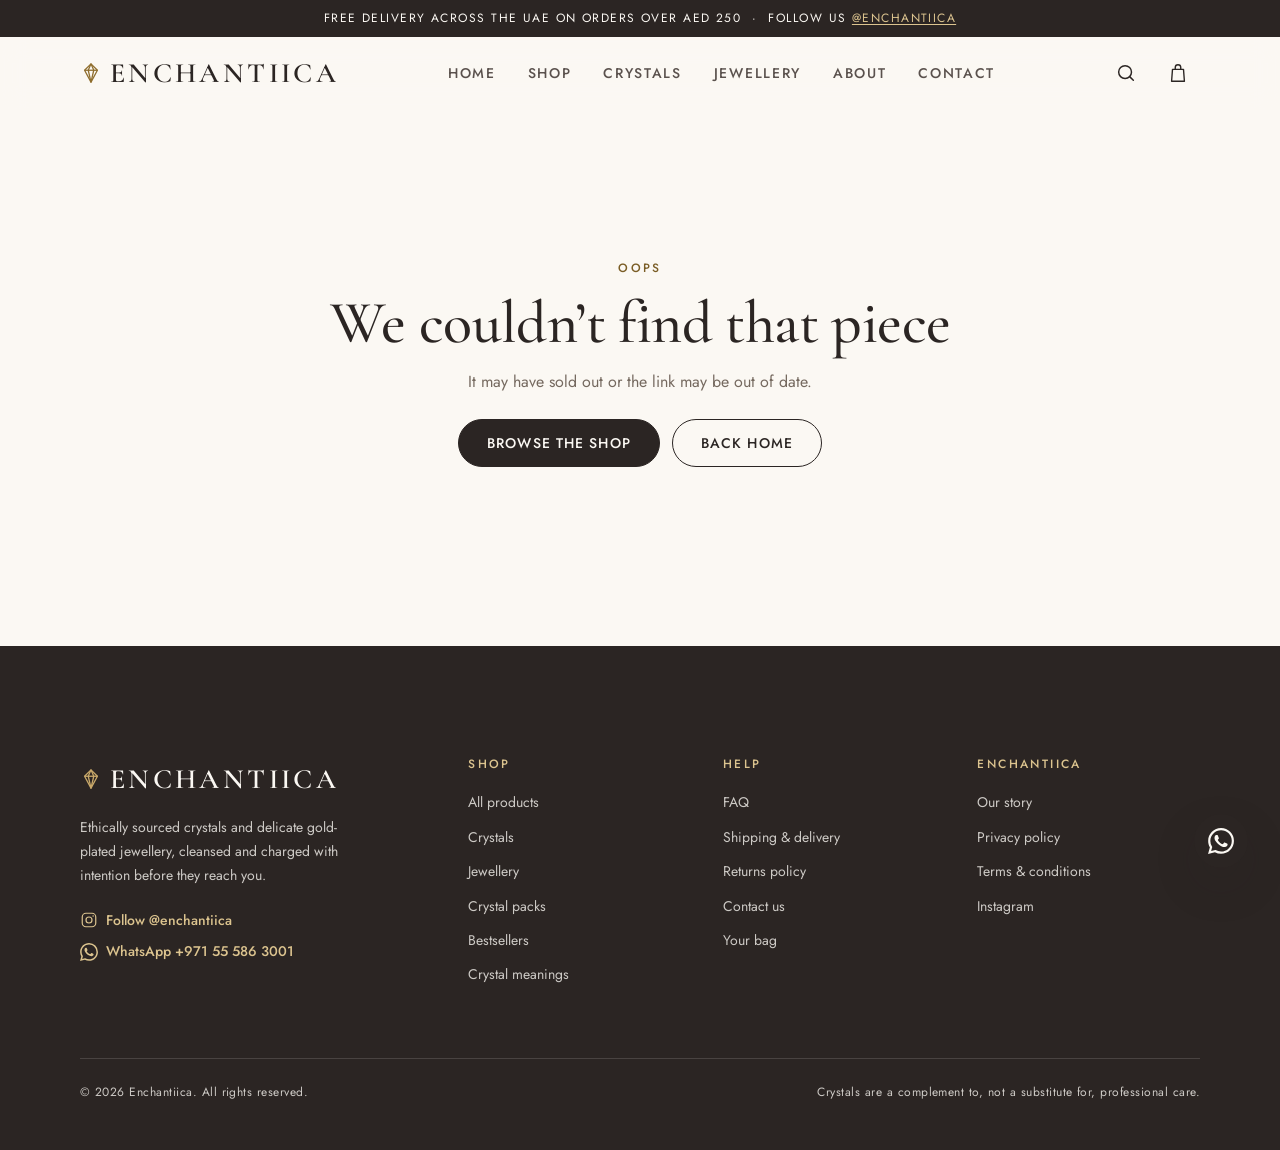
<file: product.html>
<!DOCTYPE html>
<html lang="en-GB">
<head>
  <meta charset="utf-8">
  <meta name="viewport" content="width=device-width, initial-scale=1">
  <title>Product — Enchantiica</title>
  <meta name="description" content="Crystal jewellery and crystals from Enchantiica, cleansed and charged before dispatch.">
  <meta name="theme-color" content="#FBF8F3">
  <meta property="og:site_name" content="Enchantiica">
  <meta property="og:title" content="Product — Enchantiica">
  <meta property="og:description" content="Crystal jewellery and crystals from Enchantiica, cleansed and charged before dispatch.">
  <meta property="og:type" content="website">
  <link rel="icon" href="favicon.svg" type="image/svg+xml">
  <link rel="preconnect" href="https://fonts.googleapis.com">
  <link rel="preconnect" href="https://fonts.gstatic.com" crossorigin>
  <link rel="stylesheet" href="https://fonts.googleapis.com/css2?family=Cormorant+Garamond:ital,wght@0,400;0,500;0,600;1,400&family=Jost:wght@400;500&display=swap">
  <link rel="stylesheet" href="css/styles.css">
  <script>document.documentElement.classList.add('js');</script>
</head>
<body data-page="product">
  <a class="skip-link" href="#main">Skip to content</a>
  <section class="announcement" aria-label="Announcement">Free delivery across the UAE on orders over AED 250<span class="announcement__extra"> &nbsp;·&nbsp; Follow us <a href="https://www.instagram.com/enchantiica" target="_blank" rel="noopener">@enchantiica<span class="visually-hidden"> (opens in a new tab)</span></a></span></section>

  <header class="header">
    <div class="container header__inner">
      <a class="logo" href="index.html" aria-label="Enchantiica — home"><svg viewBox="0 0 24 24" fill="none" stroke="currentColor" stroke-width="1.4" stroke-linejoin="round" aria-hidden="true"><path d="M12 2l7 7-7 13L5 9l7-7z"/><path d="M5 9h14"/><path d="M12 2L9 9l3 13 3-13-3-7"/></svg><span>Enchantiica</span></a>

      <nav class="nav" id="site-nav" aria-label="Main navigation">
        <ul class="nav__list">
          <li class="nav__item"><a class="nav__link" href="index.html">Home</a></li>
          <li class="nav__item">
            <a class="nav__link" href="shop.html">Shop</a>
            <button class="nav__toggle" type="button" aria-expanded="false" aria-controls="menu-shop" aria-label="Shop menu"><svg viewBox="0 0 24 24" fill="none" stroke="currentColor" stroke-width="1.6" stroke-linecap="round" stroke-linejoin="round" aria-hidden="true"><path d="M6 9l6 6 6-6"/></svg></button>
            <div class="nav__menu" id="menu-shop">
              <div class="nav__panel nav__panel--wide">
                <ul>
                  <li><span class="nav__group-title">Browse</span></li>
                  <li><a class="nav__menu-link nav__menu-link--all" href="shop.html">All products</a></li>
                  <li><a class="nav__menu-link" href="shop.html?sort=rating">Bestsellers</a></li>
                  <li><a class="nav__menu-link" href="crystals.html">Crystals</a></li>
                  <li><a class="nav__menu-link" href="jewellery.html">Jewellery</a></li>
                  <li><a class="nav__menu-link" href="crystals.html?sub=packs">Crystal packs</a></li>
                </ul>
                <ul>
                  <li><span class="nav__group-title">Shop by intention</span></li>
                  <li><a class="nav__menu-link" href="shop.html?good=love">Love &amp; self-love</a></li>
                  <li><a class="nav__menu-link" href="shop.html?good=calm,sleep">Calm &amp; sleep</a></li>
                  <li><a class="nav__menu-link" href="shop.html?good=protection,grounding">Protection &amp; grounding</a></li>
                  <li><a class="nav__menu-link" href="shop.html?good=abundance,confidence">Abundance &amp; confidence</a></li>
                  <li><a class="nav__menu-link" href="shop.html?good=clarity,energy">Clarity &amp; energy</a></li>
                </ul>
              </div>
            </div>
          </li>
          <li class="nav__item">
            <a class="nav__link" href="crystals.html">Crystals</a>
            <button class="nav__toggle" type="button" aria-expanded="false" aria-controls="menu-crystals" aria-label="Crystals menu"><svg viewBox="0 0 24 24" fill="none" stroke="currentColor" stroke-width="1.6" stroke-linecap="round" stroke-linejoin="round" aria-hidden="true"><path d="M6 9l6 6 6-6"/></svg></button>
            <div class="nav__menu" id="menu-crystals">
              <ul class="nav__panel">
                <li><a class="nav__menu-link nav__menu-link--all" href="crystals.html">All crystals</a></li>
                <li><a class="nav__menu-link" href="crystals.html?sub=tumblestones">Tumblestones</a></li>
                <li><a class="nav__menu-link" href="crystals.html?sub=rough">Rough crystals &amp; raw chunks</a></li>
                <li><a class="nav__menu-link" href="crystals.html?sub=packs">Crystal packs</a></li>
                <li><a class="nav__menu-link" href="crystals.html?sub=shapes">Towers, pyramids, trees &amp; shapes</a></li>
                <li><a class="nav__menu-link nav__menu-link--guide" href="crystal-meanings.html">Crystal meanings &amp; benefits</a></li>
              </ul>
            </div>
          </li>
          <li class="nav__item">
            <a class="nav__link" href="jewellery.html">Jewellery</a>
            <button class="nav__toggle" type="button" aria-expanded="false" aria-controls="menu-jewellery" aria-label="Jewellery menu"><svg viewBox="0 0 24 24" fill="none" stroke="currentColor" stroke-width="1.6" stroke-linecap="round" stroke-linejoin="round" aria-hidden="true"><path d="M6 9l6 6 6-6"/></svg></button>
            <div class="nav__menu" id="menu-jewellery">
              <ul class="nav__panel">
                <li><a class="nav__menu-link nav__menu-link--all" href="jewellery.html">All jewellery</a></li>
                <li><a class="nav__menu-link" href="jewellery.html?sub=necklaces">Necklaces &amp; pendants</a></li>
                <li><a class="nav__menu-link" href="jewellery.html?sub=bracelets">Bracelets</a></li>
                <li><a class="nav__menu-link" href="jewellery.html?sub=earrings">Earrings</a></li>
                <li><a class="nav__menu-link" href="jewellery.html?sub=rings">Rings</a></li>
              </ul>
            </div>
          </li>
          <li class="nav__item"><a class="nav__link" href="about.html">About</a></li>
          <li class="nav__item"><a class="nav__link" href="contact.html">Contact</a></li>
        </ul>
        <div class="nav__secondary">
          <a href="crystal-meanings.html">Crystal meanings</a>
          <a href="faq.html">FAQ</a>
          <a href="shipping.html">Delivery</a>
          <a href="returns.html">Returns</a>
          <a href="cart.html">Your bag</a>
        </div>
        <a class="nav__ig" href="https://www.instagram.com/enchantiica" target="_blank" rel="noopener"><svg viewBox="0 0 24 24" fill="none" stroke="currentColor" stroke-width="1.6" stroke-linecap="round" stroke-linejoin="round" aria-hidden="true"><rect x="3" y="3" width="18" height="18" rx="5"/><circle cx="12" cy="12" r="4"/><circle cx="17.5" cy="6.5" r="1" fill="currentColor" stroke="none"/></svg><span>@enchantiica<span class="visually-hidden"> (opens in a new tab)</span></span></a>
        <a class="nav__ig" href="https://wa.me/971555863001?text=Hi%20Enchantiica%2C%20I%20have%20a%20question%20about%20" target="_blank" rel="noopener"><svg viewBox="0 0 24 24" fill="currentColor" aria-hidden="true"><path d="M17.472 14.382c-.297-.149-1.758-.867-2.03-.967-.273-.099-.471-.148-.67.15-.197.297-.767.966-.94 1.164-.173.199-.347.223-.644.075-.297-.15-1.255-.463-2.39-1.475-.883-.788-1.48-1.761-1.653-2.059-.173-.297-.018-.458.13-.606.134-.133.298-.347.446-.52.149-.174.198-.298.298-.497.099-.198.05-.371-.025-.52-.075-.149-.669-1.612-.916-2.207-.242-.579-.487-.5-.669-.51-.173-.008-.371-.01-.57-.01-.198 0-.52.074-.792.372-.272.297-1.04 1.016-1.04 2.479 0 1.462 1.065 2.875 1.213 3.074.149.198 2.096 3.2 5.077 4.487.709.306 1.262.489 1.694.625.712.227 1.36.195 1.871.118.571-.085 1.758-.719 2.006-1.413.248-.694.248-1.289.173-1.413-.074-.124-.272-.198-.57-.347m-5.421 7.403h-.004a9.87 9.87 0 0 1-5.031-1.378l-.361-.214-3.741.982.998-3.648-.235-.374a9.86 9.86 0 0 1-1.51-5.26c.001-5.45 4.436-9.884 9.888-9.884 2.64 0 5.122 1.03 6.988 2.898a9.825 9.825 0 0 1 2.893 6.994c-.003 5.45-4.437 9.885-9.885 9.885m8.413-18.297A11.815 11.815 0 0 0 12.05 0C5.495 0 .16 5.335.157 11.892c0 2.096.547 4.142 1.588 5.945L.057 24l6.305-1.654a11.882 11.882 0 0 0 5.683 1.448h.005c6.554 0 11.89-5.335 11.893-11.893a11.821 11.821 0 0 0-3.48-8.413z"/></svg><span>WhatsApp +971 55 586 3001<span class="visually-hidden"> (opens in a new tab)</span></span></a>
      </nav>

      <div class="header__actions">
        <button class="icon-btn" type="button" data-search-toggle aria-expanded="false" aria-controls="site-search" aria-label="Search"><svg viewBox="0 0 24 24" fill="none" stroke="currentColor" stroke-width="1.6" stroke-linecap="round" stroke-linejoin="round" aria-hidden="true"><circle cx="11" cy="11" r="7"/><path d="M20 20l-3.5-3.5"/></svg></button>
        <a class="icon-btn" href="cart.html" aria-label="Bag, 0 items"><svg viewBox="0 0 24 24" fill="none" stroke="currentColor" stroke-width="1.5" stroke-linecap="round" stroke-linejoin="round" aria-hidden="true"><path d="M6 8h12l1 13H5L6 8z"/><path d="M9 8V6a3 3 0 0 1 6 0v2"/></svg><span class="cart-count" aria-hidden="true">0</span></a>
        <button class="icon-btn burger" type="button" aria-expanded="false" aria-controls="site-nav" aria-label="Open menu">
          <span class="burger__lines" aria-hidden="true"><span></span><span></span><span></span></span>
        </button>
      </div>
    </div>

    <div class="search" id="site-search" hidden>
      <div class="container">
        <form class="search__form" role="search" action="shop.html" method="get">
          <label class="visually-hidden" for="search-input">Search products</label>
          <span class="search__icon" aria-hidden="true"><svg viewBox="0 0 24 24" fill="none" stroke="currentColor" stroke-width="1.6" stroke-linecap="round" stroke-linejoin="round" aria-hidden="true"><circle cx="11" cy="11" r="7"/><path d="M20 20l-3.5-3.5"/></svg></span>
          <input class="search__input" id="search-input" name="q" type="search" placeholder="Search crystals, jewellery or a feeling — “amethyst”, “bracelet”, “calm”" autocomplete="off" spellcheck="false">
          <button class="btn btn--small search__submit" type="submit">Search</button>
          <button class="icon-btn" type="button" data-search-close aria-label="Close search"><svg viewBox="0 0 24 24" fill="none" stroke="currentColor" stroke-width="1.6" stroke-linecap="round" aria-hidden="true"><path d="M6 6l12 12M18 6L6 18"/></svg></button>
        </form>
        <div class="search__results" data-search-results aria-live="polite"></div>
      </div>
    </div>
  </header>

  <main id="main" tabindex="-1">
    <div class="container section section--tight product-page" id="product-app">
      <noscript><div class="not-found"><h1>JavaScript is needed to view this product</h1><p>Please enable JavaScript, or <a class="link" href="contact.html">contact us</a> and we’ll happily help.</p></div></noscript>
    </div>
  </main>

  <footer class="footer">
    <div class="container">
      <div class="footer__grid">
        <div class="footer__brand">
          <a class="logo" href="index.html" aria-label="Enchantiica — home"><svg viewBox="0 0 24 24" fill="none" stroke="currentColor" stroke-width="1.4" stroke-linejoin="round" aria-hidden="true"><path d="M12 2l7 7-7 13L5 9l7-7z"/><path d="M5 9h14"/><path d="M12 2L9 9l3 13 3-13-3-7"/></svg><span>Enchantiica</span></a>
          <p class="footer__blurb">Ethically sourced crystals and delicate gold-plated jewellery, cleansed and charged with intention before they reach you.</p>
          <a class="footer__ig" href="https://www.instagram.com/enchantiica" target="_blank" rel="noopener"><svg viewBox="0 0 24 24" fill="none" stroke="currentColor" stroke-width="1.6" stroke-linecap="round" stroke-linejoin="round" aria-hidden="true"><rect x="3" y="3" width="18" height="18" rx="5"/><circle cx="12" cy="12" r="4"/><circle cx="17.5" cy="6.5" r="1" fill="currentColor" stroke="none"/></svg><span>Follow @enchantiica<span class="visually-hidden"> (opens in a new tab)</span></span></a>
          <a class="footer__ig" href="https://wa.me/971555863001?text=Hi%20Enchantiica%2C%20I%20have%20a%20question%20about%20" target="_blank" rel="noopener"><svg viewBox="0 0 24 24" fill="currentColor" aria-hidden="true"><path d="M17.472 14.382c-.297-.149-1.758-.867-2.03-.967-.273-.099-.471-.148-.67.15-.197.297-.767.966-.94 1.164-.173.199-.347.223-.644.075-.297-.15-1.255-.463-2.39-1.475-.883-.788-1.48-1.761-1.653-2.059-.173-.297-.018-.458.13-.606.134-.133.298-.347.446-.52.149-.174.198-.298.298-.497.099-.198.05-.371-.025-.52-.075-.149-.669-1.612-.916-2.207-.242-.579-.487-.5-.669-.51-.173-.008-.371-.01-.57-.01-.198 0-.52.074-.792.372-.272.297-1.04 1.016-1.04 2.479 0 1.462 1.065 2.875 1.213 3.074.149.198 2.096 3.2 5.077 4.487.709.306 1.262.489 1.694.625.712.227 1.36.195 1.871.118.571-.085 1.758-.719 2.006-1.413.248-.694.248-1.289.173-1.413-.074-.124-.272-.198-.57-.347m-5.421 7.403h-.004a9.87 9.87 0 0 1-5.031-1.378l-.361-.214-3.741.982.998-3.648-.235-.374a9.86 9.86 0 0 1-1.51-5.26c.001-5.45 4.436-9.884 9.888-9.884 2.64 0 5.122 1.03 6.988 2.898a9.825 9.825 0 0 1 2.893 6.994c-.003 5.45-4.437 9.885-9.885 9.885m8.413-18.297A11.815 11.815 0 0 0 12.05 0C5.495 0 .16 5.335.157 11.892c0 2.096.547 4.142 1.588 5.945L.057 24l6.305-1.654a11.882 11.882 0 0 0 5.683 1.448h.005c6.554 0 11.89-5.335 11.893-11.893a11.821 11.821 0 0 0-3.48-8.413z"/></svg><span>WhatsApp +971 55 586 3001<span class="visually-hidden"> (opens in a new tab)</span></span></a>
        </div>
        <div>
          <h2 class="footer__title">Shop</h2>
          <ul class="footer__links">
            <li><a href="shop.html">All products</a></li>
            <li><a href="crystals.html">Crystals</a></li>
            <li><a href="jewellery.html">Jewellery</a></li>
            <li><a href="crystals.html?sub=packs">Crystal packs</a></li>
            <li><a href="shop.html?sort=rating">Bestsellers</a></li>
            <li><a href="crystal-meanings.html">Crystal meanings</a></li>
          </ul>
        </div>
        <div>
          <h2 class="footer__title">Help</h2>
          <ul class="footer__links">
            <li><a href="faq.html">FAQ</a></li>
            <li><a href="shipping.html">Shipping &amp; delivery</a></li>
            <li><a href="returns.html">Returns policy</a></li>
            <li><a href="contact.html">Contact us</a></li>
            <li><a href="cart.html">Your bag</a></li>
          </ul>
        </div>
        <div>
          <h2 class="footer__title">Enchantiica</h2>
          <ul class="footer__links">
            <li><a href="about.html">Our story</a></li>
            <li><a href="privacy.html">Privacy policy</a></li>
            <li><a href="privacy.html#terms">Terms &amp; conditions</a></li>
            <li><a href="https://www.instagram.com/enchantiica" target="_blank" rel="noopener">Instagram<span class="visually-hidden"> (opens in a new tab)</span></a></li>
          </ul>
        </div>
      </div>
      <div class="footer__bottom">
        <p>&copy; <span data-year>2026</span> Enchantiica. All rights reserved.</p>
        <p>Crystals are a complement to, not a substitute for, professional care.</p>
      </div>
    </div>
  </footer>
  <aside aria-label="Quick contact"><a class="whatsapp-fab" href="https://wa.me/971555863001?text=Hi%20Enchantiica%2C%20I%20have%20a%20question%20about%20" target="_blank" rel="noopener" aria-label="Chat with us on WhatsApp (opens in a new tab)"><svg viewBox="0 0 24 24" fill="currentColor" aria-hidden="true"><path d="M17.472 14.382c-.297-.149-1.758-.867-2.03-.967-.273-.099-.471-.148-.67.15-.197.297-.767.966-.94 1.164-.173.199-.347.223-.644.075-.297-.15-1.255-.463-2.39-1.475-.883-.788-1.48-1.761-1.653-2.059-.173-.297-.018-.458.13-.606.134-.133.298-.347.446-.52.149-.174.198-.298.298-.497.099-.198.05-.371-.025-.52-.075-.149-.669-1.612-.916-2.207-.242-.579-.487-.5-.669-.51-.173-.008-.371-.01-.57-.01-.198 0-.52.074-.792.372-.272.297-1.04 1.016-1.04 2.479 0 1.462 1.065 2.875 1.213 3.074.149.198 2.096 3.2 5.077 4.487.709.306 1.262.489 1.694.625.712.227 1.36.195 1.871.118.571-.085 1.758-.719 2.006-1.413.248-.694.248-1.289.173-1.413-.074-.124-.272-.198-.57-.347m-5.421 7.403h-.004a9.87 9.87 0 0 1-5.031-1.378l-.361-.214-3.741.982.998-3.648-.235-.374a9.86 9.86 0 0 1-1.51-5.26c.001-5.45 4.436-9.884 9.888-9.884 2.64 0 5.122 1.03 6.988 2.898a9.825 9.825 0 0 1 2.893 6.994c-.003 5.45-4.437 9.885-9.885 9.885m8.413-18.297A11.815 11.815 0 0 0 12.05 0C5.495 0 .16 5.335.157 11.892c0 2.096.547 4.142 1.588 5.945L.057 24l6.305-1.654a11.882 11.882 0 0 0 5.683 1.448h.005c6.554 0 11.89-5.335 11.893-11.893a11.821 11.821 0 0 0-3.48-8.413z"/></svg></a></aside>
  <div class="nav-overlay" aria-hidden="true"></div>

  <script src="js/products.js" defer></script>
  <script src="js/cart.js" defer></script>
  <script src="js/main.js" defer></script>
  <script src="js/search.js" defer></script>
  <script src="js/product.js" defer></script>
</body>
</html>
</file>
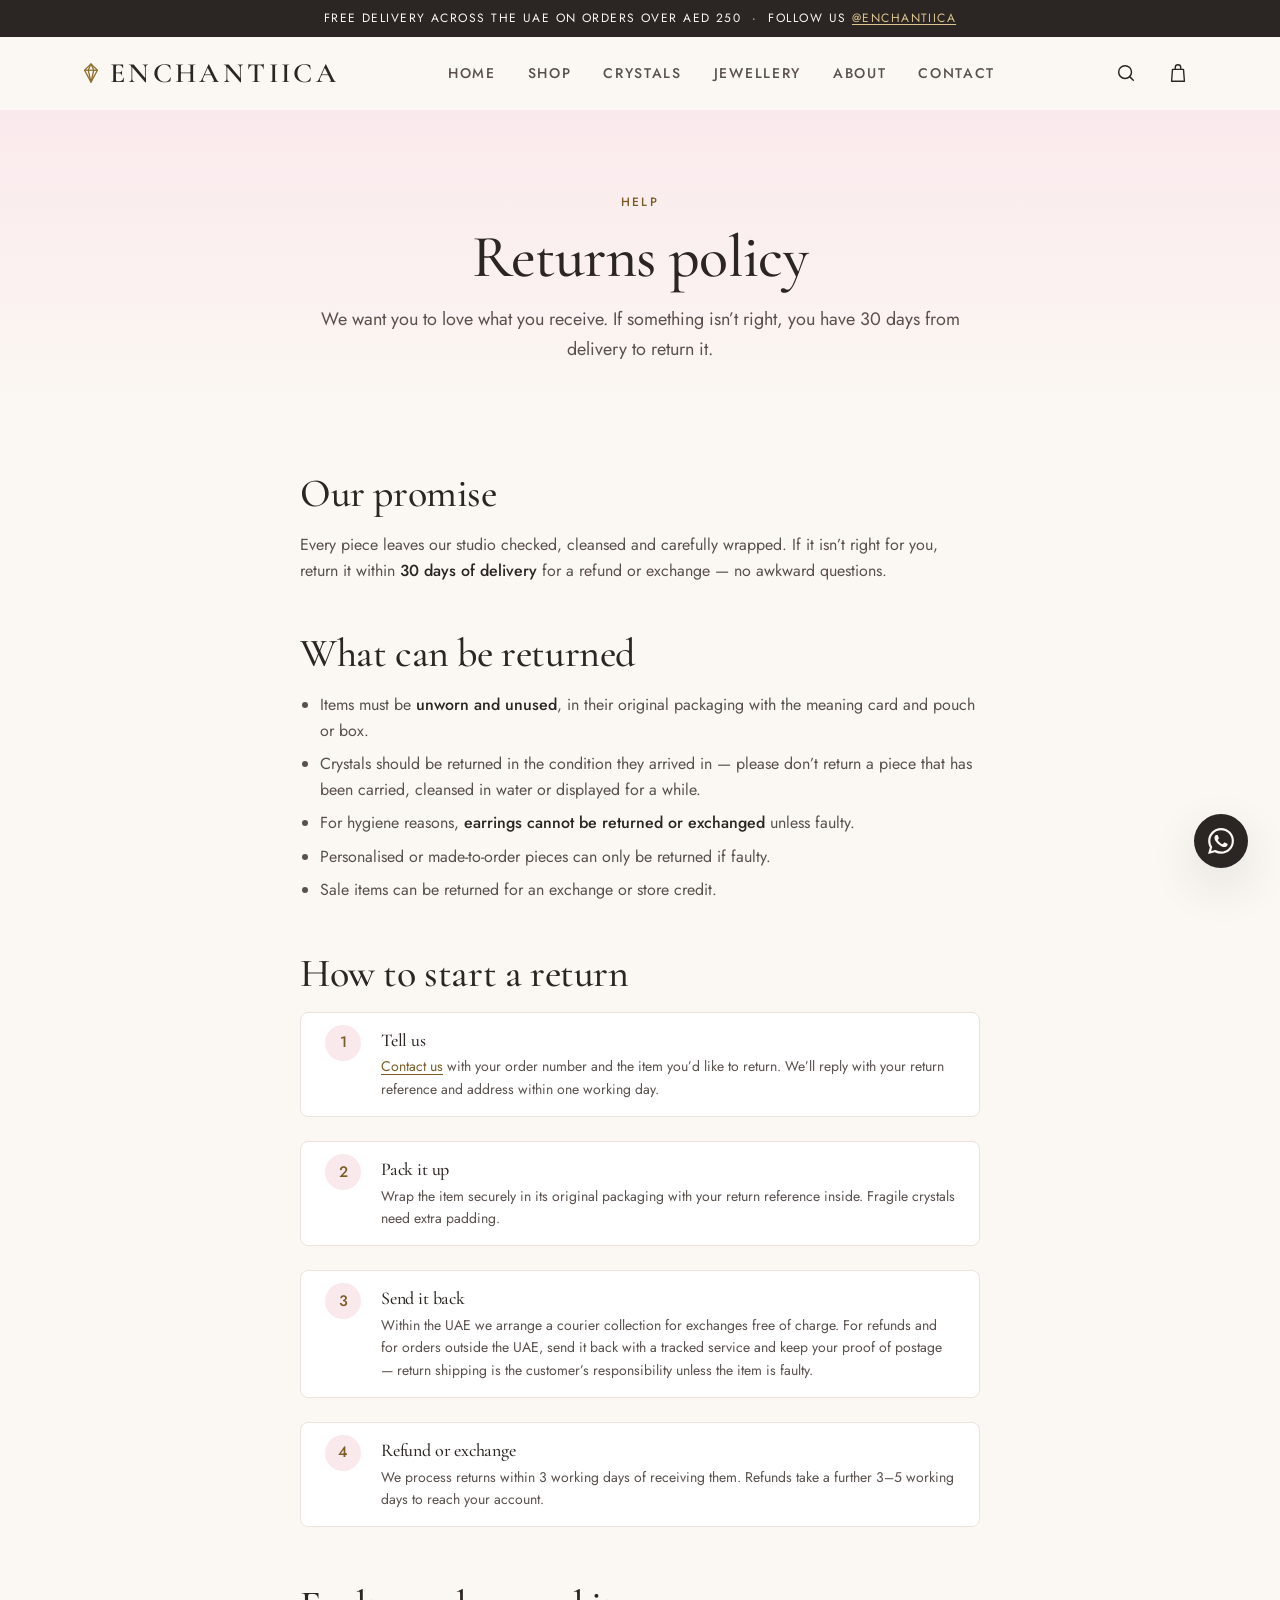
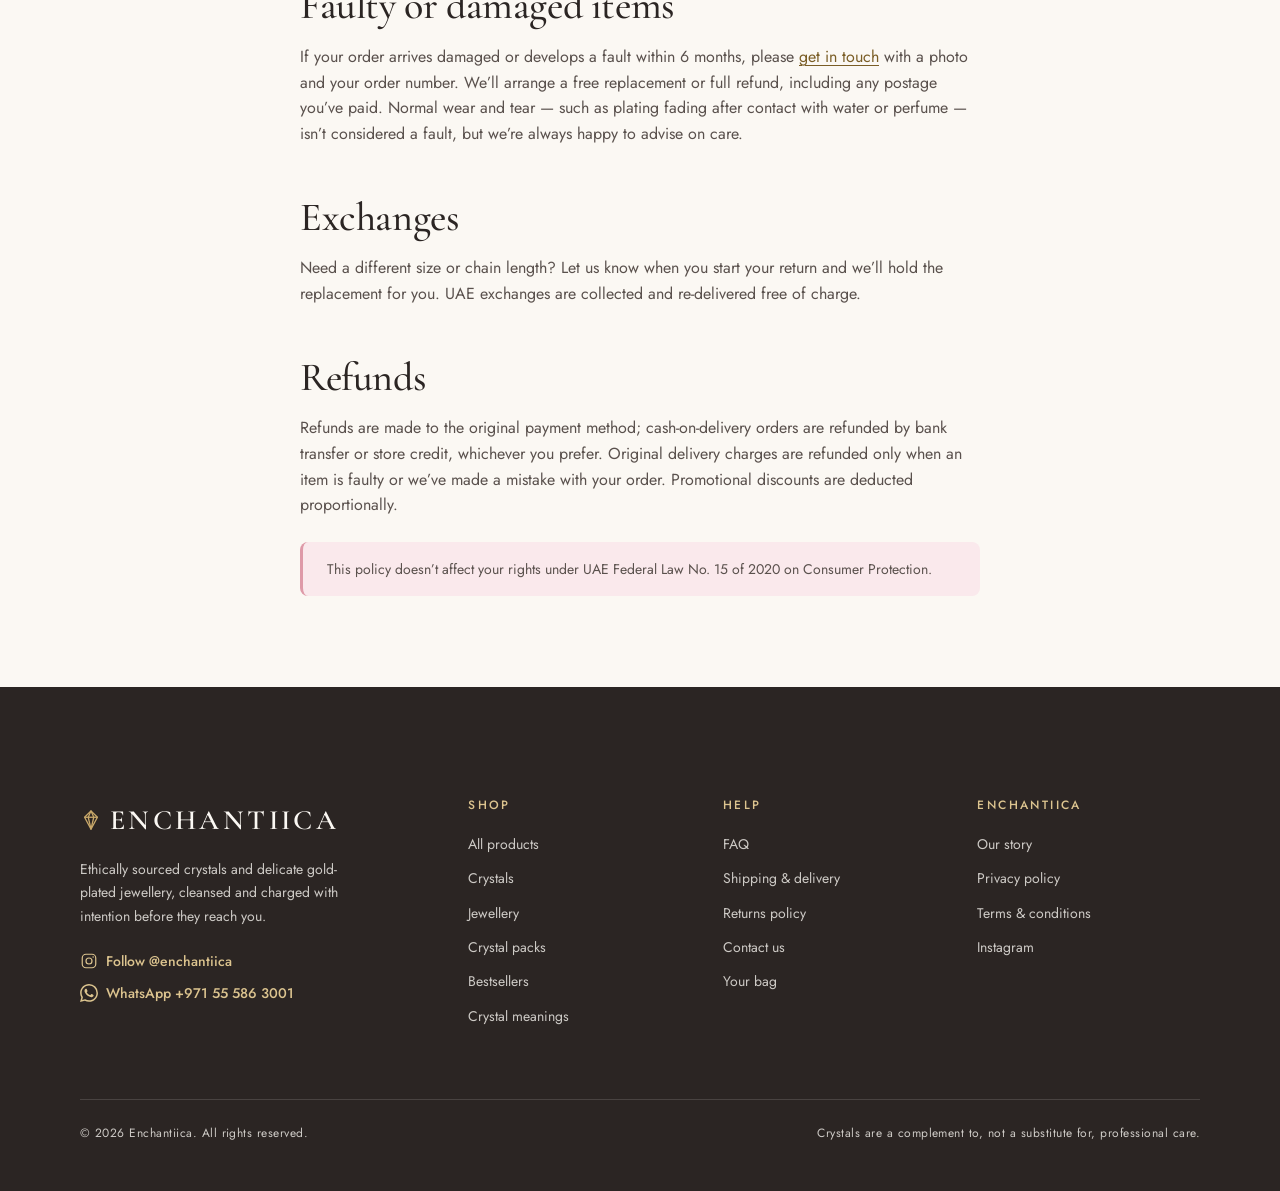
<file: returns.html>
<!DOCTYPE html>
<html lang="en-GB">
<head>
  <meta charset="utf-8">
  <meta name="viewport" content="width=device-width, initial-scale=1">
  <title>Returns Policy — Enchantiica</title>
  <meta name="description" content="Enchantiica returns policy: 30-day returns on unworn items, free UAE exchanges with courier collection, how to start a return and refund timelines.">
  <meta name="theme-color" content="#FBF8F3">
  <meta property="og:site_name" content="Enchantiica">
  <meta property="og:title" content="Returns Policy — Enchantiica">
  <meta property="og:description" content="Enchantiica returns policy: 30-day returns on unworn items, free UAE exchanges with courier collection, how to start a return and refund timelines.">
  <meta property="og:type" content="website">
  <link rel="icon" href="favicon.svg" type="image/svg+xml">
  <link rel="preconnect" href="https://fonts.googleapis.com">
  <link rel="preconnect" href="https://fonts.gstatic.com" crossorigin>
  <link rel="stylesheet" href="https://fonts.googleapis.com/css2?family=Cormorant+Garamond:ital,wght@0,400;0,500;0,600;1,400&family=Jost:wght@400;500&display=swap">
  <link rel="stylesheet" href="css/styles.css">
  <script>document.documentElement.classList.add('js');</script>
</head>
<body data-page="returns">
  <a class="skip-link" href="#main">Skip to content</a>
  <section class="announcement" aria-label="Announcement">Free delivery across the UAE on orders over AED 250<span class="announcement__extra"> &nbsp;·&nbsp; Follow us <a href="https://www.instagram.com/enchantiica" target="_blank" rel="noopener">@enchantiica<span class="visually-hidden"> (opens in a new tab)</span></a></span></section>

  <header class="header">
    <div class="container header__inner">
      <a class="logo" href="index.html" aria-label="Enchantiica — home"><svg viewBox="0 0 24 24" fill="none" stroke="currentColor" stroke-width="1.4" stroke-linejoin="round" aria-hidden="true"><path d="M12 2l7 7-7 13L5 9l7-7z"/><path d="M5 9h14"/><path d="M12 2L9 9l3 13 3-13-3-7"/></svg><span>Enchantiica</span></a>

      <nav class="nav" id="site-nav" aria-label="Main navigation">
        <ul class="nav__list">
          <li class="nav__item"><a class="nav__link" href="index.html">Home</a></li>
          <li class="nav__item">
            <a class="nav__link" href="shop.html">Shop</a>
            <button class="nav__toggle" type="button" aria-expanded="false" aria-controls="menu-shop" aria-label="Shop menu"><svg viewBox="0 0 24 24" fill="none" stroke="currentColor" stroke-width="1.6" stroke-linecap="round" stroke-linejoin="round" aria-hidden="true"><path d="M6 9l6 6 6-6"/></svg></button>
            <div class="nav__menu" id="menu-shop">
              <div class="nav__panel nav__panel--wide">
                <ul>
                  <li><span class="nav__group-title">Browse</span></li>
                  <li><a class="nav__menu-link nav__menu-link--all" href="shop.html">All products</a></li>
                  <li><a class="nav__menu-link" href="shop.html?sort=rating">Bestsellers</a></li>
                  <li><a class="nav__menu-link" href="crystals.html">Crystals</a></li>
                  <li><a class="nav__menu-link" href="jewellery.html">Jewellery</a></li>
                  <li><a class="nav__menu-link" href="crystals.html?sub=packs">Crystal packs</a></li>
                </ul>
                <ul>
                  <li><span class="nav__group-title">Shop by intention</span></li>
                  <li><a class="nav__menu-link" href="shop.html?good=love">Love &amp; self-love</a></li>
                  <li><a class="nav__menu-link" href="shop.html?good=calm,sleep">Calm &amp; sleep</a></li>
                  <li><a class="nav__menu-link" href="shop.html?good=protection,grounding">Protection &amp; grounding</a></li>
                  <li><a class="nav__menu-link" href="shop.html?good=abundance,confidence">Abundance &amp; confidence</a></li>
                  <li><a class="nav__menu-link" href="shop.html?good=clarity,energy">Clarity &amp; energy</a></li>
                </ul>
              </div>
            </div>
          </li>
          <li class="nav__item">
            <a class="nav__link" href="crystals.html">Crystals</a>
            <button class="nav__toggle" type="button" aria-expanded="false" aria-controls="menu-crystals" aria-label="Crystals menu"><svg viewBox="0 0 24 24" fill="none" stroke="currentColor" stroke-width="1.6" stroke-linecap="round" stroke-linejoin="round" aria-hidden="true"><path d="M6 9l6 6 6-6"/></svg></button>
            <div class="nav__menu" id="menu-crystals">
              <ul class="nav__panel">
                <li><a class="nav__menu-link nav__menu-link--all" href="crystals.html">All crystals</a></li>
                <li><a class="nav__menu-link" href="crystals.html?sub=tumblestones">Tumblestones</a></li>
                <li><a class="nav__menu-link" href="crystals.html?sub=rough">Rough crystals &amp; raw chunks</a></li>
                <li><a class="nav__menu-link" href="crystals.html?sub=packs">Crystal packs</a></li>
                <li><a class="nav__menu-link" href="crystals.html?sub=shapes">Towers, pyramids, trees &amp; shapes</a></li>
                <li><a class="nav__menu-link nav__menu-link--guide" href="crystal-meanings.html">Crystal meanings &amp; benefits</a></li>
              </ul>
            </div>
          </li>
          <li class="nav__item">
            <a class="nav__link" href="jewellery.html">Jewellery</a>
            <button class="nav__toggle" type="button" aria-expanded="false" aria-controls="menu-jewellery" aria-label="Jewellery menu"><svg viewBox="0 0 24 24" fill="none" stroke="currentColor" stroke-width="1.6" stroke-linecap="round" stroke-linejoin="round" aria-hidden="true"><path d="M6 9l6 6 6-6"/></svg></button>
            <div class="nav__menu" id="menu-jewellery">
              <ul class="nav__panel">
                <li><a class="nav__menu-link nav__menu-link--all" href="jewellery.html">All jewellery</a></li>
                <li><a class="nav__menu-link" href="jewellery.html?sub=necklaces">Necklaces &amp; pendants</a></li>
                <li><a class="nav__menu-link" href="jewellery.html?sub=bracelets">Bracelets</a></li>
                <li><a class="nav__menu-link" href="jewellery.html?sub=earrings">Earrings</a></li>
                <li><a class="nav__menu-link" href="jewellery.html?sub=rings">Rings</a></li>
              </ul>
            </div>
          </li>
          <li class="nav__item"><a class="nav__link" href="about.html">About</a></li>
          <li class="nav__item"><a class="nav__link" href="contact.html">Contact</a></li>
        </ul>
        <div class="nav__secondary">
          <a href="crystal-meanings.html">Crystal meanings</a>
          <a href="faq.html">FAQ</a>
          <a href="shipping.html">Delivery</a>
          <a href="returns.html">Returns</a>
          <a href="cart.html">Your bag</a>
        </div>
        <a class="nav__ig" href="https://www.instagram.com/enchantiica" target="_blank" rel="noopener"><svg viewBox="0 0 24 24" fill="none" stroke="currentColor" stroke-width="1.6" stroke-linecap="round" stroke-linejoin="round" aria-hidden="true"><rect x="3" y="3" width="18" height="18" rx="5"/><circle cx="12" cy="12" r="4"/><circle cx="17.5" cy="6.5" r="1" fill="currentColor" stroke="none"/></svg><span>@enchantiica<span class="visually-hidden"> (opens in a new tab)</span></span></a>
        <a class="nav__ig" href="https://wa.me/971555863001?text=Hi%20Enchantiica%2C%20I%20have%20a%20question%20about%20" target="_blank" rel="noopener"><svg viewBox="0 0 24 24" fill="currentColor" aria-hidden="true"><path d="M17.472 14.382c-.297-.149-1.758-.867-2.03-.967-.273-.099-.471-.148-.67.15-.197.297-.767.966-.94 1.164-.173.199-.347.223-.644.075-.297-.15-1.255-.463-2.39-1.475-.883-.788-1.48-1.761-1.653-2.059-.173-.297-.018-.458.13-.606.134-.133.298-.347.446-.52.149-.174.198-.298.298-.497.099-.198.05-.371-.025-.52-.075-.149-.669-1.612-.916-2.207-.242-.579-.487-.5-.669-.51-.173-.008-.371-.01-.57-.01-.198 0-.52.074-.792.372-.272.297-1.04 1.016-1.04 2.479 0 1.462 1.065 2.875 1.213 3.074.149.198 2.096 3.2 5.077 4.487.709.306 1.262.489 1.694.625.712.227 1.36.195 1.871.118.571-.085 1.758-.719 2.006-1.413.248-.694.248-1.289.173-1.413-.074-.124-.272-.198-.57-.347m-5.421 7.403h-.004a9.87 9.87 0 0 1-5.031-1.378l-.361-.214-3.741.982.998-3.648-.235-.374a9.86 9.86 0 0 1-1.51-5.26c.001-5.45 4.436-9.884 9.888-9.884 2.64 0 5.122 1.03 6.988 2.898a9.825 9.825 0 0 1 2.893 6.994c-.003 5.45-4.437 9.885-9.885 9.885m8.413-18.297A11.815 11.815 0 0 0 12.05 0C5.495 0 .16 5.335.157 11.892c0 2.096.547 4.142 1.588 5.945L.057 24l6.305-1.654a11.882 11.882 0 0 0 5.683 1.448h.005c6.554 0 11.89-5.335 11.893-11.893a11.821 11.821 0 0 0-3.48-8.413z"/></svg><span>WhatsApp +971 55 586 3001<span class="visually-hidden"> (opens in a new tab)</span></span></a>
      </nav>

      <div class="header__actions">
        <button class="icon-btn" type="button" data-search-toggle aria-expanded="false" aria-controls="site-search" aria-label="Search"><svg viewBox="0 0 24 24" fill="none" stroke="currentColor" stroke-width="1.6" stroke-linecap="round" stroke-linejoin="round" aria-hidden="true"><circle cx="11" cy="11" r="7"/><path d="M20 20l-3.5-3.5"/></svg></button>
        <a class="icon-btn" href="cart.html" aria-label="Bag, 0 items"><svg viewBox="0 0 24 24" fill="none" stroke="currentColor" stroke-width="1.5" stroke-linecap="round" stroke-linejoin="round" aria-hidden="true"><path d="M6 8h12l1 13H5L6 8z"/><path d="M9 8V6a3 3 0 0 1 6 0v2"/></svg><span class="cart-count" aria-hidden="true">0</span></a>
        <button class="icon-btn burger" type="button" aria-expanded="false" aria-controls="site-nav" aria-label="Open menu">
          <span class="burger__lines" aria-hidden="true"><span></span><span></span><span></span></span>
        </button>
      </div>
    </div>

    <div class="search" id="site-search" hidden>
      <div class="container">
        <form class="search__form" role="search" action="shop.html" method="get">
          <label class="visually-hidden" for="search-input">Search products</label>
          <span class="search__icon" aria-hidden="true"><svg viewBox="0 0 24 24" fill="none" stroke="currentColor" stroke-width="1.6" stroke-linecap="round" stroke-linejoin="round" aria-hidden="true"><circle cx="11" cy="11" r="7"/><path d="M20 20l-3.5-3.5"/></svg></span>
          <input class="search__input" id="search-input" name="q" type="search" placeholder="Search crystals, jewellery or a feeling — “amethyst”, “bracelet”, “calm”" autocomplete="off" spellcheck="false">
          <button class="btn btn--small search__submit" type="submit">Search</button>
          <button class="icon-btn" type="button" data-search-close aria-label="Close search"><svg viewBox="0 0 24 24" fill="none" stroke="currentColor" stroke-width="1.6" stroke-linecap="round" aria-hidden="true"><path d="M6 6l12 12M18 6L6 18"/></svg></button>
        </form>
        <div class="search__results" data-search-results aria-live="polite"></div>
      </div>
    </div>
  </header>

  <main id="main" tabindex="-1">
    <section class="page-head" aria-labelledby="page-title">
      <div class="container">
        <span class="eyebrow">Help</span>
        <h1 id="page-title">Returns policy</h1>
        <p class="lead">We want you to love what you receive. If something isn’t right, you have 30 days from delivery to return it.</p>
      </div>
    </section>

    <section class="section section--tight">
      <div class="container container--narrow prose">
        <h2>Our promise</h2>
        <p>Every piece leaves our studio checked, cleansed and carefully wrapped. If it isn’t right for you, return it within <strong>30 days of delivery</strong> for a refund or exchange — no awkward questions.</p>

        <h2>What can be returned</h2>
        <ul>
          <li>Items must be <strong>unworn and unused</strong>, in their original packaging with the meaning card and pouch or box.</li>
          <li>Crystals should be returned in the condition they arrived in — please don’t return a piece that has been carried, cleansed in water or displayed for a while.</li>
          <li>For hygiene reasons, <strong>earrings cannot be returned or exchanged</strong> unless faulty.</li>
          <li>Personalised or made-to-order pieces can only be returned if faulty.</li>
          <li>Sale items can be returned for an exchange or store credit.</li>
        </ul>

        <h2>How to start a return</h2>
        <ol class="steps" style="padding-left:0; margin-bottom: var(--space-6)">
          <li><div><h3>Tell us</h3><p><a href="contact.html">Contact us</a> with your order number and the item you’d like to return. We’ll reply with your return reference and address within one working day.</p></div></li>
          <li><div><h3>Pack it up</h3><p>Wrap the item securely in its original packaging with your return reference inside. Fragile crystals need extra padding.</p></div></li>
          <li><div><h3>Send it back</h3><p>Within the UAE we arrange a courier collection for exchanges free of charge. For refunds and for orders outside the UAE, send it back with a tracked service and keep your proof of postage — return shipping is the customer’s responsibility unless the item is faulty.</p></div></li>
          <li><div><h3>Refund or exchange</h3><p>We process returns within 3 working days of receiving them. Refunds take a further 3–5 working days to reach your account.</p></div></li>
        </ol>

        <h2>Faulty or damaged items</h2>
        <p>If your order arrives damaged or develops a fault within 6 months, please <a href="contact.html">get in touch</a> with a photo and your order number. We’ll arrange a free replacement or full refund, including any postage you’ve paid. Normal wear and tear — such as plating fading after contact with water or perfume — isn’t considered a fault, but we’re always happy to advise on care.</p>

        <h2>Exchanges</h2>
        <p>Need a different size or chain length? Let us know when you start your return and we’ll hold the replacement for you. UAE exchanges are collected and re-delivered free of charge.</p>

        <h2>Refunds</h2>
        <p>Refunds are made to the original payment method; cash-on-delivery orders are refunded by bank transfer or store credit, whichever you prefer. Original delivery charges are refunded only when an item is faulty or we’ve made a mistake with your order. Promotional discounts are deducted proportionally.</p>

        <div class="callout">This policy doesn’t affect your rights under UAE Federal Law No. 15 of 2020 on Consumer Protection.</div>
      </div>
    </section>
  </main>

  <footer class="footer">
    <div class="container">
      <div class="footer__grid">
        <div class="footer__brand">
          <a class="logo" href="index.html" aria-label="Enchantiica — home"><svg viewBox="0 0 24 24" fill="none" stroke="currentColor" stroke-width="1.4" stroke-linejoin="round" aria-hidden="true"><path d="M12 2l7 7-7 13L5 9l7-7z"/><path d="M5 9h14"/><path d="M12 2L9 9l3 13 3-13-3-7"/></svg><span>Enchantiica</span></a>
          <p class="footer__blurb">Ethically sourced crystals and delicate gold-plated jewellery, cleansed and charged with intention before they reach you.</p>
          <a class="footer__ig" href="https://www.instagram.com/enchantiica" target="_blank" rel="noopener"><svg viewBox="0 0 24 24" fill="none" stroke="currentColor" stroke-width="1.6" stroke-linecap="round" stroke-linejoin="round" aria-hidden="true"><rect x="3" y="3" width="18" height="18" rx="5"/><circle cx="12" cy="12" r="4"/><circle cx="17.5" cy="6.5" r="1" fill="currentColor" stroke="none"/></svg><span>Follow @enchantiica<span class="visually-hidden"> (opens in a new tab)</span></span></a>
          <a class="footer__ig" href="https://wa.me/971555863001?text=Hi%20Enchantiica%2C%20I%20have%20a%20question%20about%20" target="_blank" rel="noopener"><svg viewBox="0 0 24 24" fill="currentColor" aria-hidden="true"><path d="M17.472 14.382c-.297-.149-1.758-.867-2.03-.967-.273-.099-.471-.148-.67.15-.197.297-.767.966-.94 1.164-.173.199-.347.223-.644.075-.297-.15-1.255-.463-2.39-1.475-.883-.788-1.48-1.761-1.653-2.059-.173-.297-.018-.458.13-.606.134-.133.298-.347.446-.52.149-.174.198-.298.298-.497.099-.198.05-.371-.025-.52-.075-.149-.669-1.612-.916-2.207-.242-.579-.487-.5-.669-.51-.173-.008-.371-.01-.57-.01-.198 0-.52.074-.792.372-.272.297-1.04 1.016-1.04 2.479 0 1.462 1.065 2.875 1.213 3.074.149.198 2.096 3.2 5.077 4.487.709.306 1.262.489 1.694.625.712.227 1.36.195 1.871.118.571-.085 1.758-.719 2.006-1.413.248-.694.248-1.289.173-1.413-.074-.124-.272-.198-.57-.347m-5.421 7.403h-.004a9.87 9.87 0 0 1-5.031-1.378l-.361-.214-3.741.982.998-3.648-.235-.374a9.86 9.86 0 0 1-1.51-5.26c.001-5.45 4.436-9.884 9.888-9.884 2.64 0 5.122 1.03 6.988 2.898a9.825 9.825 0 0 1 2.893 6.994c-.003 5.45-4.437 9.885-9.885 9.885m8.413-18.297A11.815 11.815 0 0 0 12.05 0C5.495 0 .16 5.335.157 11.892c0 2.096.547 4.142 1.588 5.945L.057 24l6.305-1.654a11.882 11.882 0 0 0 5.683 1.448h.005c6.554 0 11.89-5.335 11.893-11.893a11.821 11.821 0 0 0-3.48-8.413z"/></svg><span>WhatsApp +971 55 586 3001<span class="visually-hidden"> (opens in a new tab)</span></span></a>
        </div>
        <div>
          <h2 class="footer__title">Shop</h2>
          <ul class="footer__links">
            <li><a href="shop.html">All products</a></li>
            <li><a href="crystals.html">Crystals</a></li>
            <li><a href="jewellery.html">Jewellery</a></li>
            <li><a href="crystals.html?sub=packs">Crystal packs</a></li>
            <li><a href="shop.html?sort=rating">Bestsellers</a></li>
            <li><a href="crystal-meanings.html">Crystal meanings</a></li>
          </ul>
        </div>
        <div>
          <h2 class="footer__title">Help</h2>
          <ul class="footer__links">
            <li><a href="faq.html">FAQ</a></li>
            <li><a href="shipping.html">Shipping &amp; delivery</a></li>
            <li><a href="returns.html">Returns policy</a></li>
            <li><a href="contact.html">Contact us</a></li>
            <li><a href="cart.html">Your bag</a></li>
          </ul>
        </div>
        <div>
          <h2 class="footer__title">Enchantiica</h2>
          <ul class="footer__links">
            <li><a href="about.html">Our story</a></li>
            <li><a href="privacy.html">Privacy policy</a></li>
            <li><a href="privacy.html#terms">Terms &amp; conditions</a></li>
            <li><a href="https://www.instagram.com/enchantiica" target="_blank" rel="noopener">Instagram<span class="visually-hidden"> (opens in a new tab)</span></a></li>
          </ul>
        </div>
      </div>
      <div class="footer__bottom">
        <p>&copy; <span data-year>2026</span> Enchantiica. All rights reserved.</p>
        <p>Crystals are a complement to, not a substitute for, professional care.</p>
      </div>
    </div>
  </footer>
  <aside aria-label="Quick contact"><a class="whatsapp-fab" href="https://wa.me/971555863001?text=Hi%20Enchantiica%2C%20I%20have%20a%20question%20about%20" target="_blank" rel="noopener" aria-label="Chat with us on WhatsApp (opens in a new tab)"><svg viewBox="0 0 24 24" fill="currentColor" aria-hidden="true"><path d="M17.472 14.382c-.297-.149-1.758-.867-2.03-.967-.273-.099-.471-.148-.67.15-.197.297-.767.966-.94 1.164-.173.199-.347.223-.644.075-.297-.15-1.255-.463-2.39-1.475-.883-.788-1.48-1.761-1.653-2.059-.173-.297-.018-.458.13-.606.134-.133.298-.347.446-.52.149-.174.198-.298.298-.497.099-.198.05-.371-.025-.52-.075-.149-.669-1.612-.916-2.207-.242-.579-.487-.5-.669-.51-.173-.008-.371-.01-.57-.01-.198 0-.52.074-.792.372-.272.297-1.04 1.016-1.04 2.479 0 1.462 1.065 2.875 1.213 3.074.149.198 2.096 3.2 5.077 4.487.709.306 1.262.489 1.694.625.712.227 1.36.195 1.871.118.571-.085 1.758-.719 2.006-1.413.248-.694.248-1.289.173-1.413-.074-.124-.272-.198-.57-.347m-5.421 7.403h-.004a9.87 9.87 0 0 1-5.031-1.378l-.361-.214-3.741.982.998-3.648-.235-.374a9.86 9.86 0 0 1-1.51-5.26c.001-5.45 4.436-9.884 9.888-9.884 2.64 0 5.122 1.03 6.988 2.898a9.825 9.825 0 0 1 2.893 6.994c-.003 5.45-4.437 9.885-9.885 9.885m8.413-18.297A11.815 11.815 0 0 0 12.05 0C5.495 0 .16 5.335.157 11.892c0 2.096.547 4.142 1.588 5.945L.057 24l6.305-1.654a11.882 11.882 0 0 0 5.683 1.448h.005c6.554 0 11.89-5.335 11.893-11.893a11.821 11.821 0 0 0-3.48-8.413z"/></svg></a></aside>
  <div class="nav-overlay" aria-hidden="true"></div>

  <script src="js/cart.js" defer></script>
  <script src="js/main.js" defer></script>
  <script src="js/search.js" defer></script>
</body>
</html>
</file>
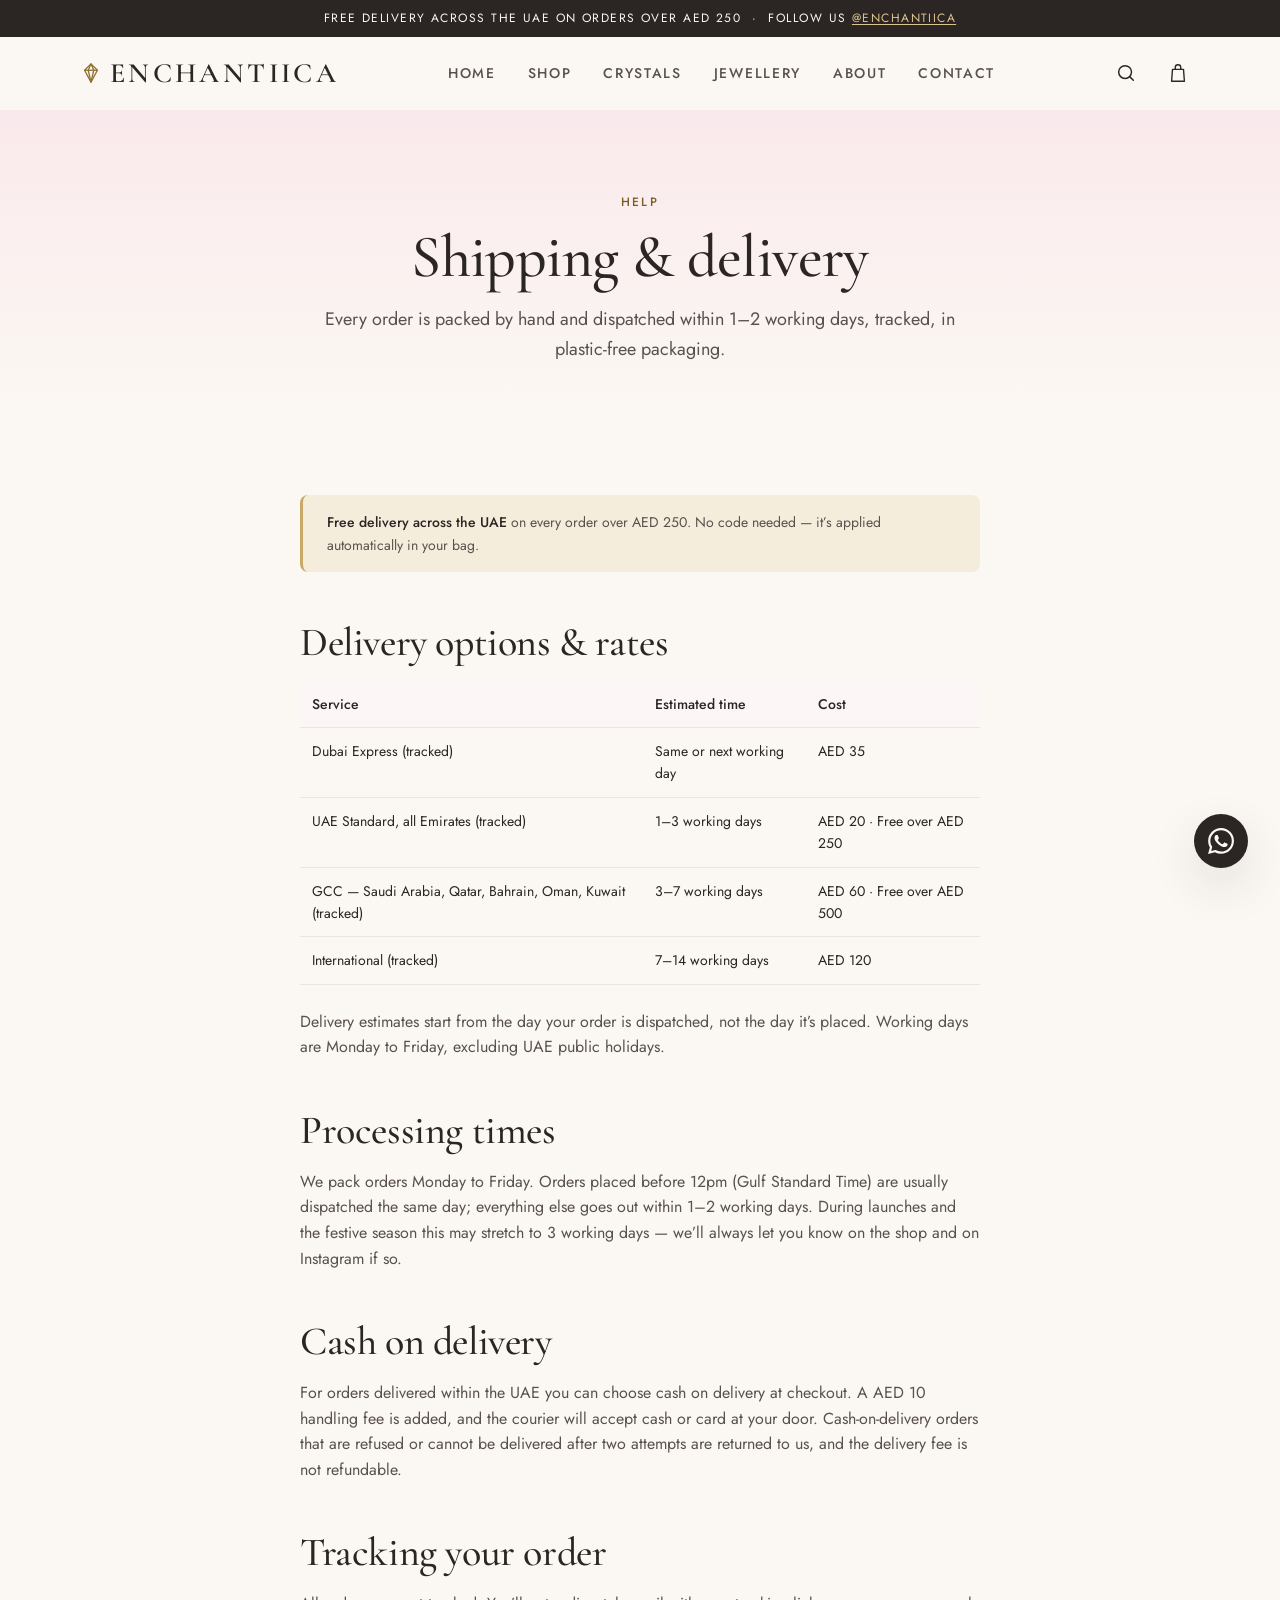
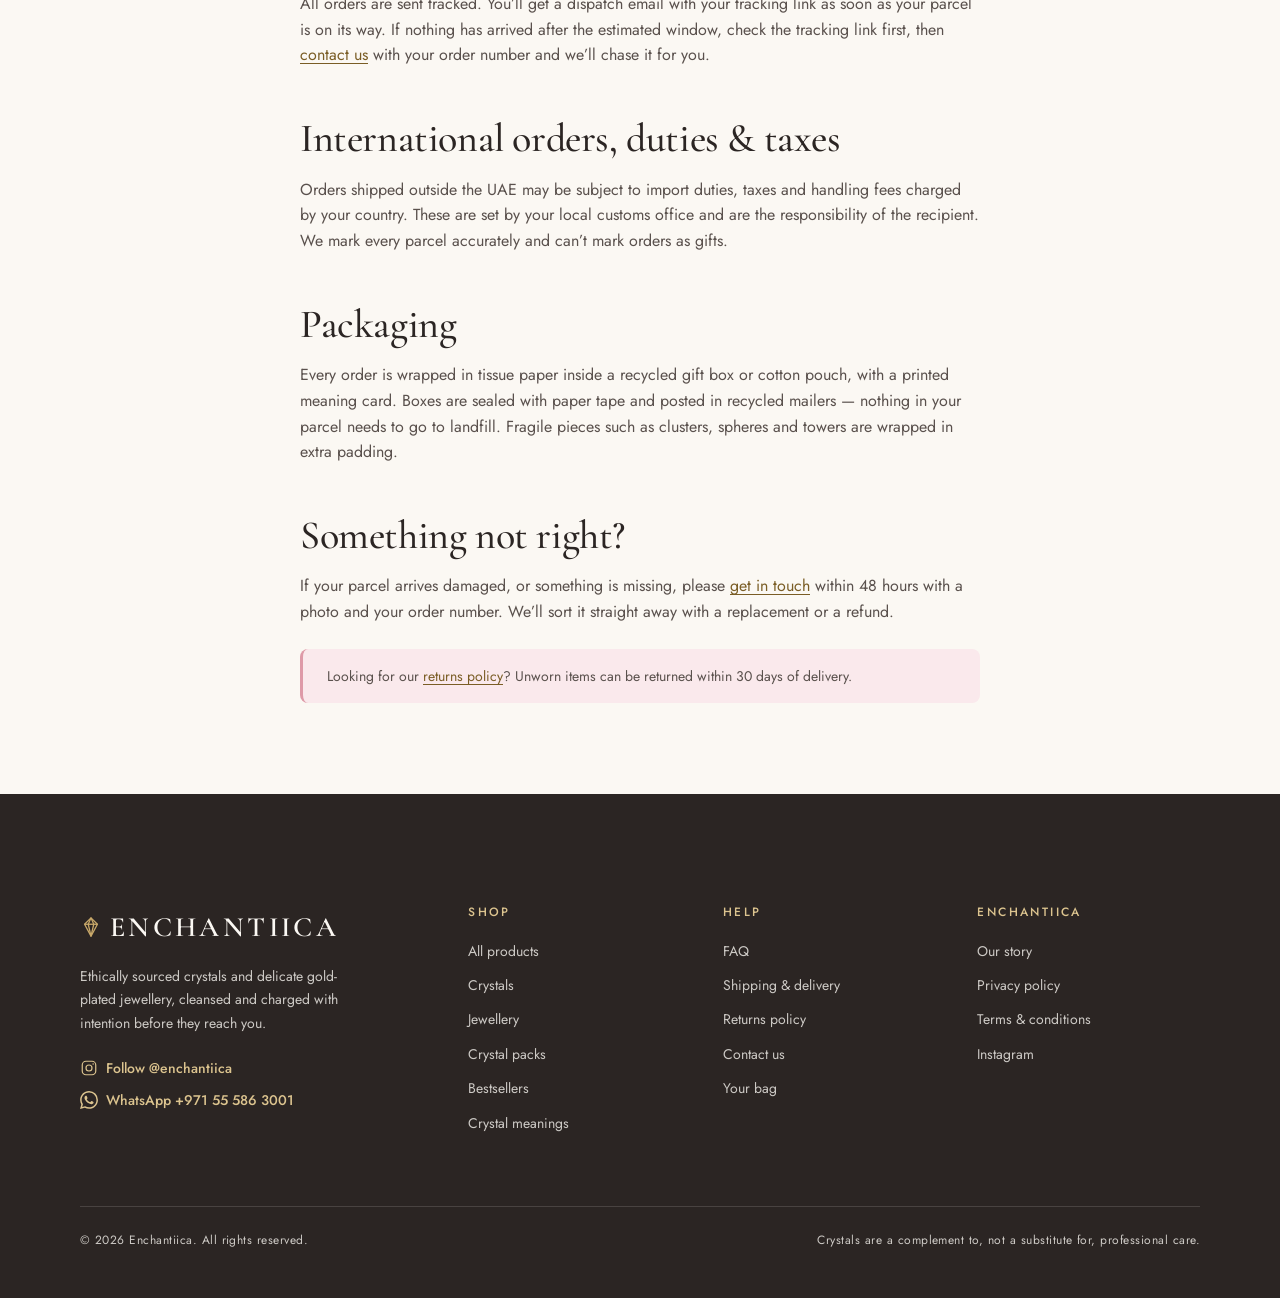
<file: shipping.html>
<!DOCTYPE html>
<html lang="en-GB">
<head>
  <meta charset="utf-8">
  <meta name="viewport" content="width=device-width, initial-scale=1">
  <title>Shipping &amp; Delivery — Enchantiica</title>
  <meta name="description" content="Enchantiica delivery information: Dubai express, UAE standard, GCC and international rates, free UAE delivery over AED 250, cash on delivery, tracking and customs.">
  <meta name="theme-color" content="#FBF8F3">
  <meta property="og:site_name" content="Enchantiica">
  <meta property="og:title" content="Shipping &amp; Delivery — Enchantiica">
  <meta property="og:description" content="Enchantiica delivery information: Dubai express, UAE standard, GCC and international rates, free UAE delivery over AED 250, cash on delivery, tracking and customs.">
  <meta property="og:type" content="website">
  <link rel="icon" href="favicon.svg" type="image/svg+xml">
  <link rel="preconnect" href="https://fonts.googleapis.com">
  <link rel="preconnect" href="https://fonts.gstatic.com" crossorigin>
  <link rel="stylesheet" href="https://fonts.googleapis.com/css2?family=Cormorant+Garamond:ital,wght@0,400;0,500;0,600;1,400&family=Jost:wght@400;500&display=swap">
  <link rel="stylesheet" href="css/styles.css">
  <script>document.documentElement.classList.add('js');</script>
</head>
<body data-page="shipping">
  <a class="skip-link" href="#main">Skip to content</a>
  <section class="announcement" aria-label="Announcement">Free delivery across the UAE on orders over AED 250<span class="announcement__extra"> &nbsp;·&nbsp; Follow us <a href="https://www.instagram.com/enchantiica" target="_blank" rel="noopener">@enchantiica<span class="visually-hidden"> (opens in a new tab)</span></a></span></section>

  <header class="header">
    <div class="container header__inner">
      <a class="logo" href="index.html" aria-label="Enchantiica — home"><svg viewBox="0 0 24 24" fill="none" stroke="currentColor" stroke-width="1.4" stroke-linejoin="round" aria-hidden="true"><path d="M12 2l7 7-7 13L5 9l7-7z"/><path d="M5 9h14"/><path d="M12 2L9 9l3 13 3-13-3-7"/></svg><span>Enchantiica</span></a>

      <nav class="nav" id="site-nav" aria-label="Main navigation">
        <ul class="nav__list">
          <li class="nav__item"><a class="nav__link" href="index.html">Home</a></li>
          <li class="nav__item">
            <a class="nav__link" href="shop.html">Shop</a>
            <button class="nav__toggle" type="button" aria-expanded="false" aria-controls="menu-shop" aria-label="Shop menu"><svg viewBox="0 0 24 24" fill="none" stroke="currentColor" stroke-width="1.6" stroke-linecap="round" stroke-linejoin="round" aria-hidden="true"><path d="M6 9l6 6 6-6"/></svg></button>
            <div class="nav__menu" id="menu-shop">
              <div class="nav__panel nav__panel--wide">
                <ul>
                  <li><span class="nav__group-title">Browse</span></li>
                  <li><a class="nav__menu-link nav__menu-link--all" href="shop.html">All products</a></li>
                  <li><a class="nav__menu-link" href="shop.html?sort=rating">Bestsellers</a></li>
                  <li><a class="nav__menu-link" href="crystals.html">Crystals</a></li>
                  <li><a class="nav__menu-link" href="jewellery.html">Jewellery</a></li>
                  <li><a class="nav__menu-link" href="crystals.html?sub=packs">Crystal packs</a></li>
                </ul>
                <ul>
                  <li><span class="nav__group-title">Shop by intention</span></li>
                  <li><a class="nav__menu-link" href="shop.html?good=love">Love &amp; self-love</a></li>
                  <li><a class="nav__menu-link" href="shop.html?good=calm,sleep">Calm &amp; sleep</a></li>
                  <li><a class="nav__menu-link" href="shop.html?good=protection,grounding">Protection &amp; grounding</a></li>
                  <li><a class="nav__menu-link" href="shop.html?good=abundance,confidence">Abundance &amp; confidence</a></li>
                  <li><a class="nav__menu-link" href="shop.html?good=clarity,energy">Clarity &amp; energy</a></li>
                </ul>
              </div>
            </div>
          </li>
          <li class="nav__item">
            <a class="nav__link" href="crystals.html">Crystals</a>
            <button class="nav__toggle" type="button" aria-expanded="false" aria-controls="menu-crystals" aria-label="Crystals menu"><svg viewBox="0 0 24 24" fill="none" stroke="currentColor" stroke-width="1.6" stroke-linecap="round" stroke-linejoin="round" aria-hidden="true"><path d="M6 9l6 6 6-6"/></svg></button>
            <div class="nav__menu" id="menu-crystals">
              <ul class="nav__panel">
                <li><a class="nav__menu-link nav__menu-link--all" href="crystals.html">All crystals</a></li>
                <li><a class="nav__menu-link" href="crystals.html?sub=tumblestones">Tumblestones</a></li>
                <li><a class="nav__menu-link" href="crystals.html?sub=rough">Rough crystals &amp; raw chunks</a></li>
                <li><a class="nav__menu-link" href="crystals.html?sub=packs">Crystal packs</a></li>
                <li><a class="nav__menu-link" href="crystals.html?sub=shapes">Towers, pyramids, trees &amp; shapes</a></li>
                <li><a class="nav__menu-link nav__menu-link--guide" href="crystal-meanings.html">Crystal meanings &amp; benefits</a></li>
              </ul>
            </div>
          </li>
          <li class="nav__item">
            <a class="nav__link" href="jewellery.html">Jewellery</a>
            <button class="nav__toggle" type="button" aria-expanded="false" aria-controls="menu-jewellery" aria-label="Jewellery menu"><svg viewBox="0 0 24 24" fill="none" stroke="currentColor" stroke-width="1.6" stroke-linecap="round" stroke-linejoin="round" aria-hidden="true"><path d="M6 9l6 6 6-6"/></svg></button>
            <div class="nav__menu" id="menu-jewellery">
              <ul class="nav__panel">
                <li><a class="nav__menu-link nav__menu-link--all" href="jewellery.html">All jewellery</a></li>
                <li><a class="nav__menu-link" href="jewellery.html?sub=necklaces">Necklaces &amp; pendants</a></li>
                <li><a class="nav__menu-link" href="jewellery.html?sub=bracelets">Bracelets</a></li>
                <li><a class="nav__menu-link" href="jewellery.html?sub=earrings">Earrings</a></li>
                <li><a class="nav__menu-link" href="jewellery.html?sub=rings">Rings</a></li>
              </ul>
            </div>
          </li>
          <li class="nav__item"><a class="nav__link" href="about.html">About</a></li>
          <li class="nav__item"><a class="nav__link" href="contact.html">Contact</a></li>
        </ul>
        <div class="nav__secondary">
          <a href="crystal-meanings.html">Crystal meanings</a>
          <a href="faq.html">FAQ</a>
          <a href="shipping.html">Delivery</a>
          <a href="returns.html">Returns</a>
          <a href="cart.html">Your bag</a>
        </div>
        <a class="nav__ig" href="https://www.instagram.com/enchantiica" target="_blank" rel="noopener"><svg viewBox="0 0 24 24" fill="none" stroke="currentColor" stroke-width="1.6" stroke-linecap="round" stroke-linejoin="round" aria-hidden="true"><rect x="3" y="3" width="18" height="18" rx="5"/><circle cx="12" cy="12" r="4"/><circle cx="17.5" cy="6.5" r="1" fill="currentColor" stroke="none"/></svg><span>@enchantiica<span class="visually-hidden"> (opens in a new tab)</span></span></a>
        <a class="nav__ig" href="https://wa.me/971555863001?text=Hi%20Enchantiica%2C%20I%20have%20a%20question%20about%20" target="_blank" rel="noopener"><svg viewBox="0 0 24 24" fill="currentColor" aria-hidden="true"><path d="M17.472 14.382c-.297-.149-1.758-.867-2.03-.967-.273-.099-.471-.148-.67.15-.197.297-.767.966-.94 1.164-.173.199-.347.223-.644.075-.297-.15-1.255-.463-2.39-1.475-.883-.788-1.48-1.761-1.653-2.059-.173-.297-.018-.458.13-.606.134-.133.298-.347.446-.52.149-.174.198-.298.298-.497.099-.198.05-.371-.025-.52-.075-.149-.669-1.612-.916-2.207-.242-.579-.487-.5-.669-.51-.173-.008-.371-.01-.57-.01-.198 0-.52.074-.792.372-.272.297-1.04 1.016-1.04 2.479 0 1.462 1.065 2.875 1.213 3.074.149.198 2.096 3.2 5.077 4.487.709.306 1.262.489 1.694.625.712.227 1.36.195 1.871.118.571-.085 1.758-.719 2.006-1.413.248-.694.248-1.289.173-1.413-.074-.124-.272-.198-.57-.347m-5.421 7.403h-.004a9.87 9.87 0 0 1-5.031-1.378l-.361-.214-3.741.982.998-3.648-.235-.374a9.86 9.86 0 0 1-1.51-5.26c.001-5.45 4.436-9.884 9.888-9.884 2.64 0 5.122 1.03 6.988 2.898a9.825 9.825 0 0 1 2.893 6.994c-.003 5.45-4.437 9.885-9.885 9.885m8.413-18.297A11.815 11.815 0 0 0 12.05 0C5.495 0 .16 5.335.157 11.892c0 2.096.547 4.142 1.588 5.945L.057 24l6.305-1.654a11.882 11.882 0 0 0 5.683 1.448h.005c6.554 0 11.89-5.335 11.893-11.893a11.821 11.821 0 0 0-3.48-8.413z"/></svg><span>WhatsApp +971 55 586 3001<span class="visually-hidden"> (opens in a new tab)</span></span></a>
      </nav>

      <div class="header__actions">
        <button class="icon-btn" type="button" data-search-toggle aria-expanded="false" aria-controls="site-search" aria-label="Search"><svg viewBox="0 0 24 24" fill="none" stroke="currentColor" stroke-width="1.6" stroke-linecap="round" stroke-linejoin="round" aria-hidden="true"><circle cx="11" cy="11" r="7"/><path d="M20 20l-3.5-3.5"/></svg></button>
        <a class="icon-btn" href="cart.html" aria-label="Bag, 0 items"><svg viewBox="0 0 24 24" fill="none" stroke="currentColor" stroke-width="1.5" stroke-linecap="round" stroke-linejoin="round" aria-hidden="true"><path d="M6 8h12l1 13H5L6 8z"/><path d="M9 8V6a3 3 0 0 1 6 0v2"/></svg><span class="cart-count" aria-hidden="true">0</span></a>
        <button class="icon-btn burger" type="button" aria-expanded="false" aria-controls="site-nav" aria-label="Open menu">
          <span class="burger__lines" aria-hidden="true"><span></span><span></span><span></span></span>
        </button>
      </div>
    </div>

    <div class="search" id="site-search" hidden>
      <div class="container">
        <form class="search__form" role="search" action="shop.html" method="get">
          <label class="visually-hidden" for="search-input">Search products</label>
          <span class="search__icon" aria-hidden="true"><svg viewBox="0 0 24 24" fill="none" stroke="currentColor" stroke-width="1.6" stroke-linecap="round" stroke-linejoin="round" aria-hidden="true"><circle cx="11" cy="11" r="7"/><path d="M20 20l-3.5-3.5"/></svg></span>
          <input class="search__input" id="search-input" name="q" type="search" placeholder="Search crystals, jewellery or a feeling — “amethyst”, “bracelet”, “calm”" autocomplete="off" spellcheck="false">
          <button class="btn btn--small search__submit" type="submit">Search</button>
          <button class="icon-btn" type="button" data-search-close aria-label="Close search"><svg viewBox="0 0 24 24" fill="none" stroke="currentColor" stroke-width="1.6" stroke-linecap="round" aria-hidden="true"><path d="M6 6l12 12M18 6L6 18"/></svg></button>
        </form>
        <div class="search__results" data-search-results aria-live="polite"></div>
      </div>
    </div>
  </header>

  <main id="main" tabindex="-1">
    <section class="page-head" aria-labelledby="page-title">
      <div class="container">
        <span class="eyebrow">Help</span>
        <h1 id="page-title">Shipping &amp; delivery</h1>
        <p class="lead">Every order is packed by hand and dispatched within 1–2 working days, tracked, in plastic-free packaging.</p>
      </div>
    </section>

    <section class="section section--tight">
      <div class="container container--narrow prose">
        <div class="callout callout--gold"><strong>Free delivery across the UAE</strong> on every order over AED 250. No code needed — it’s applied automatically in your bag.</div>

        <h2>Delivery options &amp; rates</h2>
        <table>
          <thead><tr><th scope="col">Service</th><th scope="col">Estimated time</th><th scope="col">Cost</th></tr></thead>
          <tbody>
            <tr><td>Dubai Express (tracked)</td><td>Same or next working day</td><td>AED 35</td></tr>
            <tr><td>UAE Standard, all Emirates (tracked)</td><td>1–3 working days</td><td>AED 20 · Free over AED 250</td></tr>
            <tr><td>GCC — Saudi Arabia, Qatar, Bahrain, Oman, Kuwait (tracked)</td><td>3–7 working days</td><td>AED 60 · Free over AED 500</td></tr>
            <tr><td>International (tracked)</td><td>7–14 working days</td><td>AED 120</td></tr>
          </tbody>
        </table>
        <p>Delivery estimates start from the day your order is dispatched, not the day it’s placed. Working days are Monday to Friday, excluding UAE public holidays.</p>

        <h2>Processing times</h2>
        <p>We pack orders Monday to Friday. Orders placed before 12pm (Gulf Standard Time) are usually dispatched the same day; everything else goes out within 1–2 working days. During launches and the festive season this may stretch to 3 working days — we’ll always let you know on the shop and on Instagram if so.</p>

        <h2>Cash on delivery</h2>
        <p>For orders delivered within the UAE you can choose cash on delivery at checkout. A AED 10 handling fee is added, and the courier will accept cash or card at your door. Cash-on-delivery orders that are refused or cannot be delivered after two attempts are returned to us, and the delivery fee is not refundable.</p>

        <h2>Tracking your order</h2>
        <p>All orders are sent tracked. You’ll get a dispatch email with your tracking link as soon as your parcel is on its way. If nothing has arrived after the estimated window, check the tracking link first, then <a href="contact.html">contact us</a> with your order number and we’ll chase it for you.</p>

        <h2>International orders, duties &amp; taxes</h2>
        <p>Orders shipped outside the UAE may be subject to import duties, taxes and handling fees charged by your country. These are set by your local customs office and are the responsibility of the recipient. We mark every parcel accurately and can’t mark orders as gifts.</p>

        <h2>Packaging</h2>
        <p>Every order is wrapped in tissue paper inside a recycled gift box or cotton pouch, with a printed meaning card. Boxes are sealed with paper tape and posted in recycled mailers — nothing in your parcel needs to go to landfill. Fragile pieces such as clusters, spheres and towers are wrapped in extra padding.</p>

        <h2>Something not right?</h2>
        <p>If your parcel arrives damaged, or something is missing, please <a href="contact.html">get in touch</a> within 48 hours with a photo and your order number. We’ll sort it straight away with a replacement or a refund.</p>

        <div class="callout">Looking for our <a href="returns.html">returns policy</a>? Unworn items can be returned within 30 days of delivery.</div>
      </div>
    </section>
  </main>

  <footer class="footer">
    <div class="container">
      <div class="footer__grid">
        <div class="footer__brand">
          <a class="logo" href="index.html" aria-label="Enchantiica — home"><svg viewBox="0 0 24 24" fill="none" stroke="currentColor" stroke-width="1.4" stroke-linejoin="round" aria-hidden="true"><path d="M12 2l7 7-7 13L5 9l7-7z"/><path d="M5 9h14"/><path d="M12 2L9 9l3 13 3-13-3-7"/></svg><span>Enchantiica</span></a>
          <p class="footer__blurb">Ethically sourced crystals and delicate gold-plated jewellery, cleansed and charged with intention before they reach you.</p>
          <a class="footer__ig" href="https://www.instagram.com/enchantiica" target="_blank" rel="noopener"><svg viewBox="0 0 24 24" fill="none" stroke="currentColor" stroke-width="1.6" stroke-linecap="round" stroke-linejoin="round" aria-hidden="true"><rect x="3" y="3" width="18" height="18" rx="5"/><circle cx="12" cy="12" r="4"/><circle cx="17.5" cy="6.5" r="1" fill="currentColor" stroke="none"/></svg><span>Follow @enchantiica<span class="visually-hidden"> (opens in a new tab)</span></span></a>
          <a class="footer__ig" href="https://wa.me/971555863001?text=Hi%20Enchantiica%2C%20I%20have%20a%20question%20about%20" target="_blank" rel="noopener"><svg viewBox="0 0 24 24" fill="currentColor" aria-hidden="true"><path d="M17.472 14.382c-.297-.149-1.758-.867-2.03-.967-.273-.099-.471-.148-.67.15-.197.297-.767.966-.94 1.164-.173.199-.347.223-.644.075-.297-.15-1.255-.463-2.39-1.475-.883-.788-1.48-1.761-1.653-2.059-.173-.297-.018-.458.13-.606.134-.133.298-.347.446-.52.149-.174.198-.298.298-.497.099-.198.05-.371-.025-.52-.075-.149-.669-1.612-.916-2.207-.242-.579-.487-.5-.669-.51-.173-.008-.371-.01-.57-.01-.198 0-.52.074-.792.372-.272.297-1.04 1.016-1.04 2.479 0 1.462 1.065 2.875 1.213 3.074.149.198 2.096 3.2 5.077 4.487.709.306 1.262.489 1.694.625.712.227 1.36.195 1.871.118.571-.085 1.758-.719 2.006-1.413.248-.694.248-1.289.173-1.413-.074-.124-.272-.198-.57-.347m-5.421 7.403h-.004a9.87 9.87 0 0 1-5.031-1.378l-.361-.214-3.741.982.998-3.648-.235-.374a9.86 9.86 0 0 1-1.51-5.26c.001-5.45 4.436-9.884 9.888-9.884 2.64 0 5.122 1.03 6.988 2.898a9.825 9.825 0 0 1 2.893 6.994c-.003 5.45-4.437 9.885-9.885 9.885m8.413-18.297A11.815 11.815 0 0 0 12.05 0C5.495 0 .16 5.335.157 11.892c0 2.096.547 4.142 1.588 5.945L.057 24l6.305-1.654a11.882 11.882 0 0 0 5.683 1.448h.005c6.554 0 11.89-5.335 11.893-11.893a11.821 11.821 0 0 0-3.48-8.413z"/></svg><span>WhatsApp +971 55 586 3001<span class="visually-hidden"> (opens in a new tab)</span></span></a>
        </div>
        <div>
          <h2 class="footer__title">Shop</h2>
          <ul class="footer__links">
            <li><a href="shop.html">All products</a></li>
            <li><a href="crystals.html">Crystals</a></li>
            <li><a href="jewellery.html">Jewellery</a></li>
            <li><a href="crystals.html?sub=packs">Crystal packs</a></li>
            <li><a href="shop.html?sort=rating">Bestsellers</a></li>
            <li><a href="crystal-meanings.html">Crystal meanings</a></li>
          </ul>
        </div>
        <div>
          <h2 class="footer__title">Help</h2>
          <ul class="footer__links">
            <li><a href="faq.html">FAQ</a></li>
            <li><a href="shipping.html">Shipping &amp; delivery</a></li>
            <li><a href="returns.html">Returns policy</a></li>
            <li><a href="contact.html">Contact us</a></li>
            <li><a href="cart.html">Your bag</a></li>
          </ul>
        </div>
        <div>
          <h2 class="footer__title">Enchantiica</h2>
          <ul class="footer__links">
            <li><a href="about.html">Our story</a></li>
            <li><a href="privacy.html">Privacy policy</a></li>
            <li><a href="privacy.html#terms">Terms &amp; conditions</a></li>
            <li><a href="https://www.instagram.com/enchantiica" target="_blank" rel="noopener">Instagram<span class="visually-hidden"> (opens in a new tab)</span></a></li>
          </ul>
        </div>
      </div>
      <div class="footer__bottom">
        <p>&copy; <span data-year>2026</span> Enchantiica. All rights reserved.</p>
        <p>Crystals are a complement to, not a substitute for, professional care.</p>
      </div>
    </div>
  </footer>
  <aside aria-label="Quick contact"><a class="whatsapp-fab" href="https://wa.me/971555863001?text=Hi%20Enchantiica%2C%20I%20have%20a%20question%20about%20" target="_blank" rel="noopener" aria-label="Chat with us on WhatsApp (opens in a new tab)"><svg viewBox="0 0 24 24" fill="currentColor" aria-hidden="true"><path d="M17.472 14.382c-.297-.149-1.758-.867-2.03-.967-.273-.099-.471-.148-.67.15-.197.297-.767.966-.94 1.164-.173.199-.347.223-.644.075-.297-.15-1.255-.463-2.39-1.475-.883-.788-1.48-1.761-1.653-2.059-.173-.297-.018-.458.13-.606.134-.133.298-.347.446-.52.149-.174.198-.298.298-.497.099-.198.05-.371-.025-.52-.075-.149-.669-1.612-.916-2.207-.242-.579-.487-.5-.669-.51-.173-.008-.371-.01-.57-.01-.198 0-.52.074-.792.372-.272.297-1.04 1.016-1.04 2.479 0 1.462 1.065 2.875 1.213 3.074.149.198 2.096 3.2 5.077 4.487.709.306 1.262.489 1.694.625.712.227 1.36.195 1.871.118.571-.085 1.758-.719 2.006-1.413.248-.694.248-1.289.173-1.413-.074-.124-.272-.198-.57-.347m-5.421 7.403h-.004a9.87 9.87 0 0 1-5.031-1.378l-.361-.214-3.741.982.998-3.648-.235-.374a9.86 9.86 0 0 1-1.51-5.26c.001-5.45 4.436-9.884 9.888-9.884 2.64 0 5.122 1.03 6.988 2.898a9.825 9.825 0 0 1 2.893 6.994c-.003 5.45-4.437 9.885-9.885 9.885m8.413-18.297A11.815 11.815 0 0 0 12.05 0C5.495 0 .16 5.335.157 11.892c0 2.096.547 4.142 1.588 5.945L.057 24l6.305-1.654a11.882 11.882 0 0 0 5.683 1.448h.005c6.554 0 11.89-5.335 11.893-11.893a11.821 11.821 0 0 0-3.48-8.413z"/></svg></a></aside>
  <div class="nav-overlay" aria-hidden="true"></div>

  <script src="js/cart.js" defer></script>
  <script src="js/main.js" defer></script>
  <script src="js/search.js" defer></script>
</body>
</html>
</file>
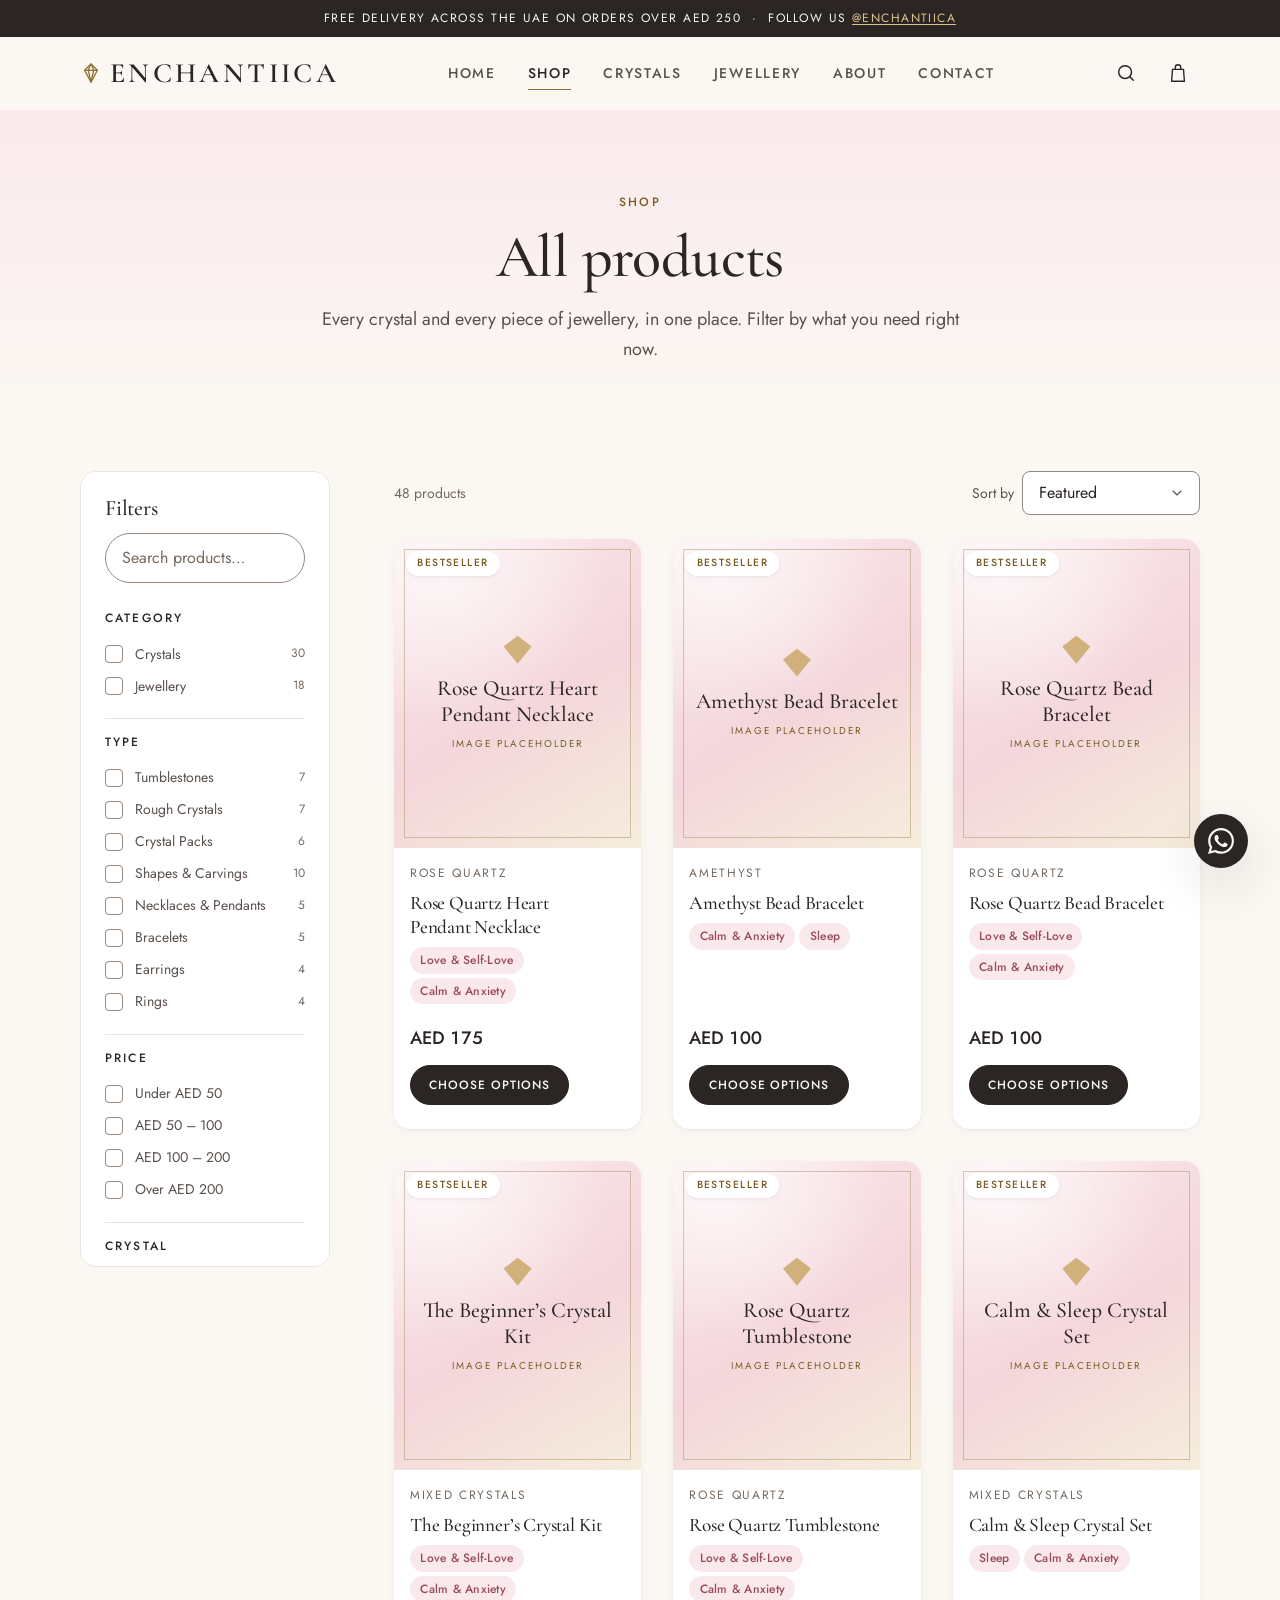
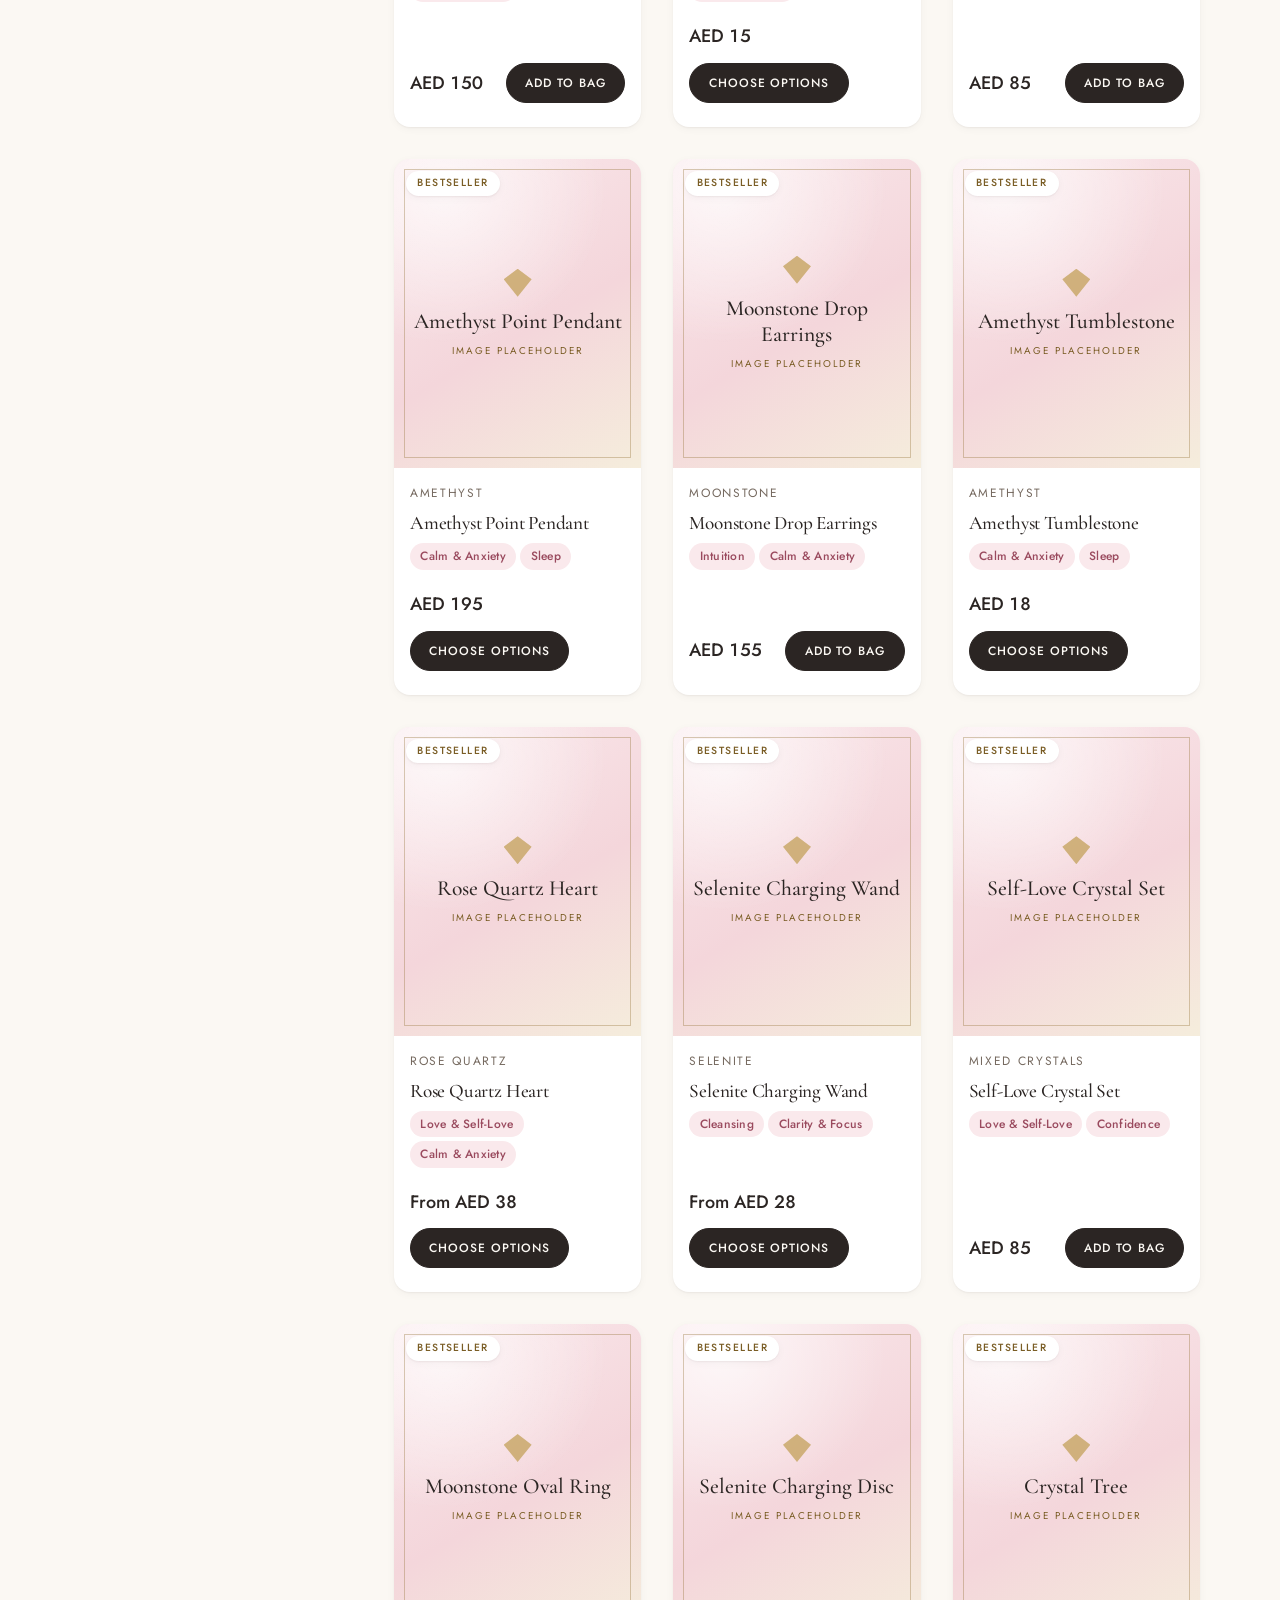
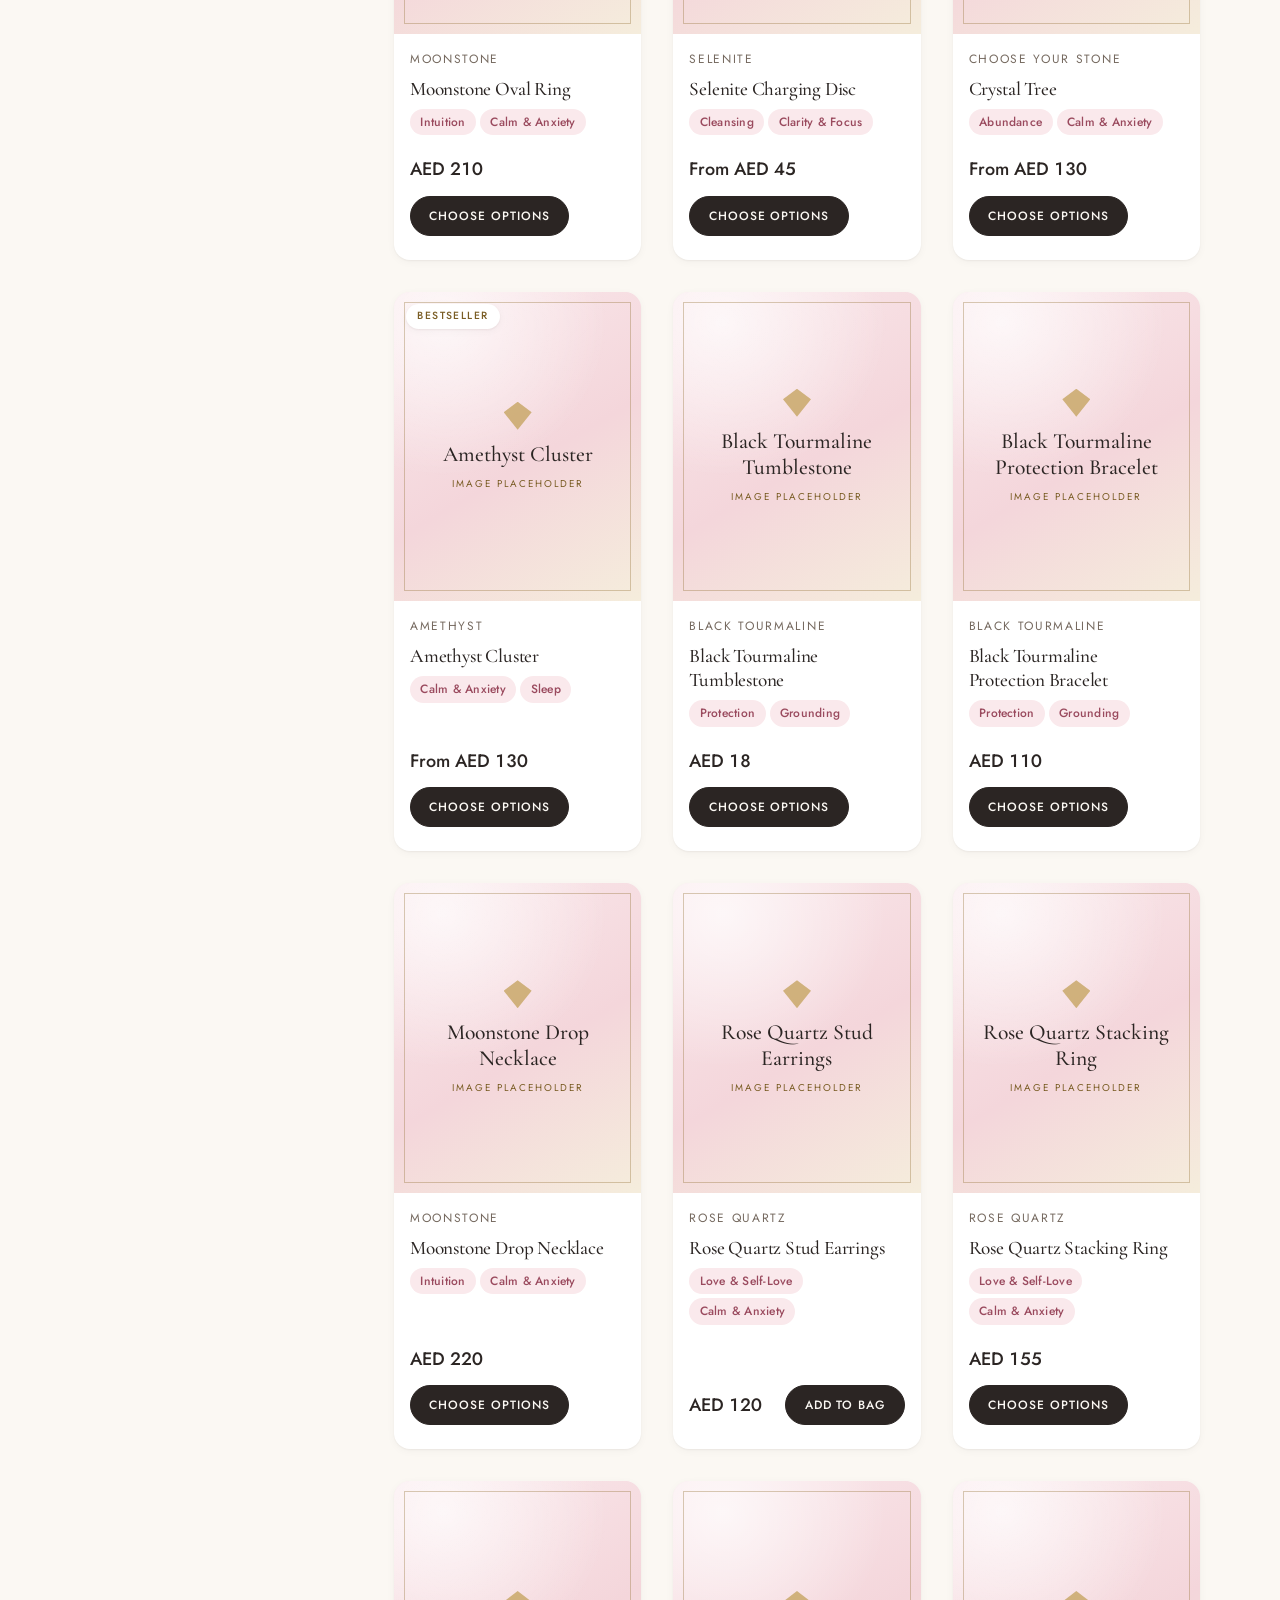
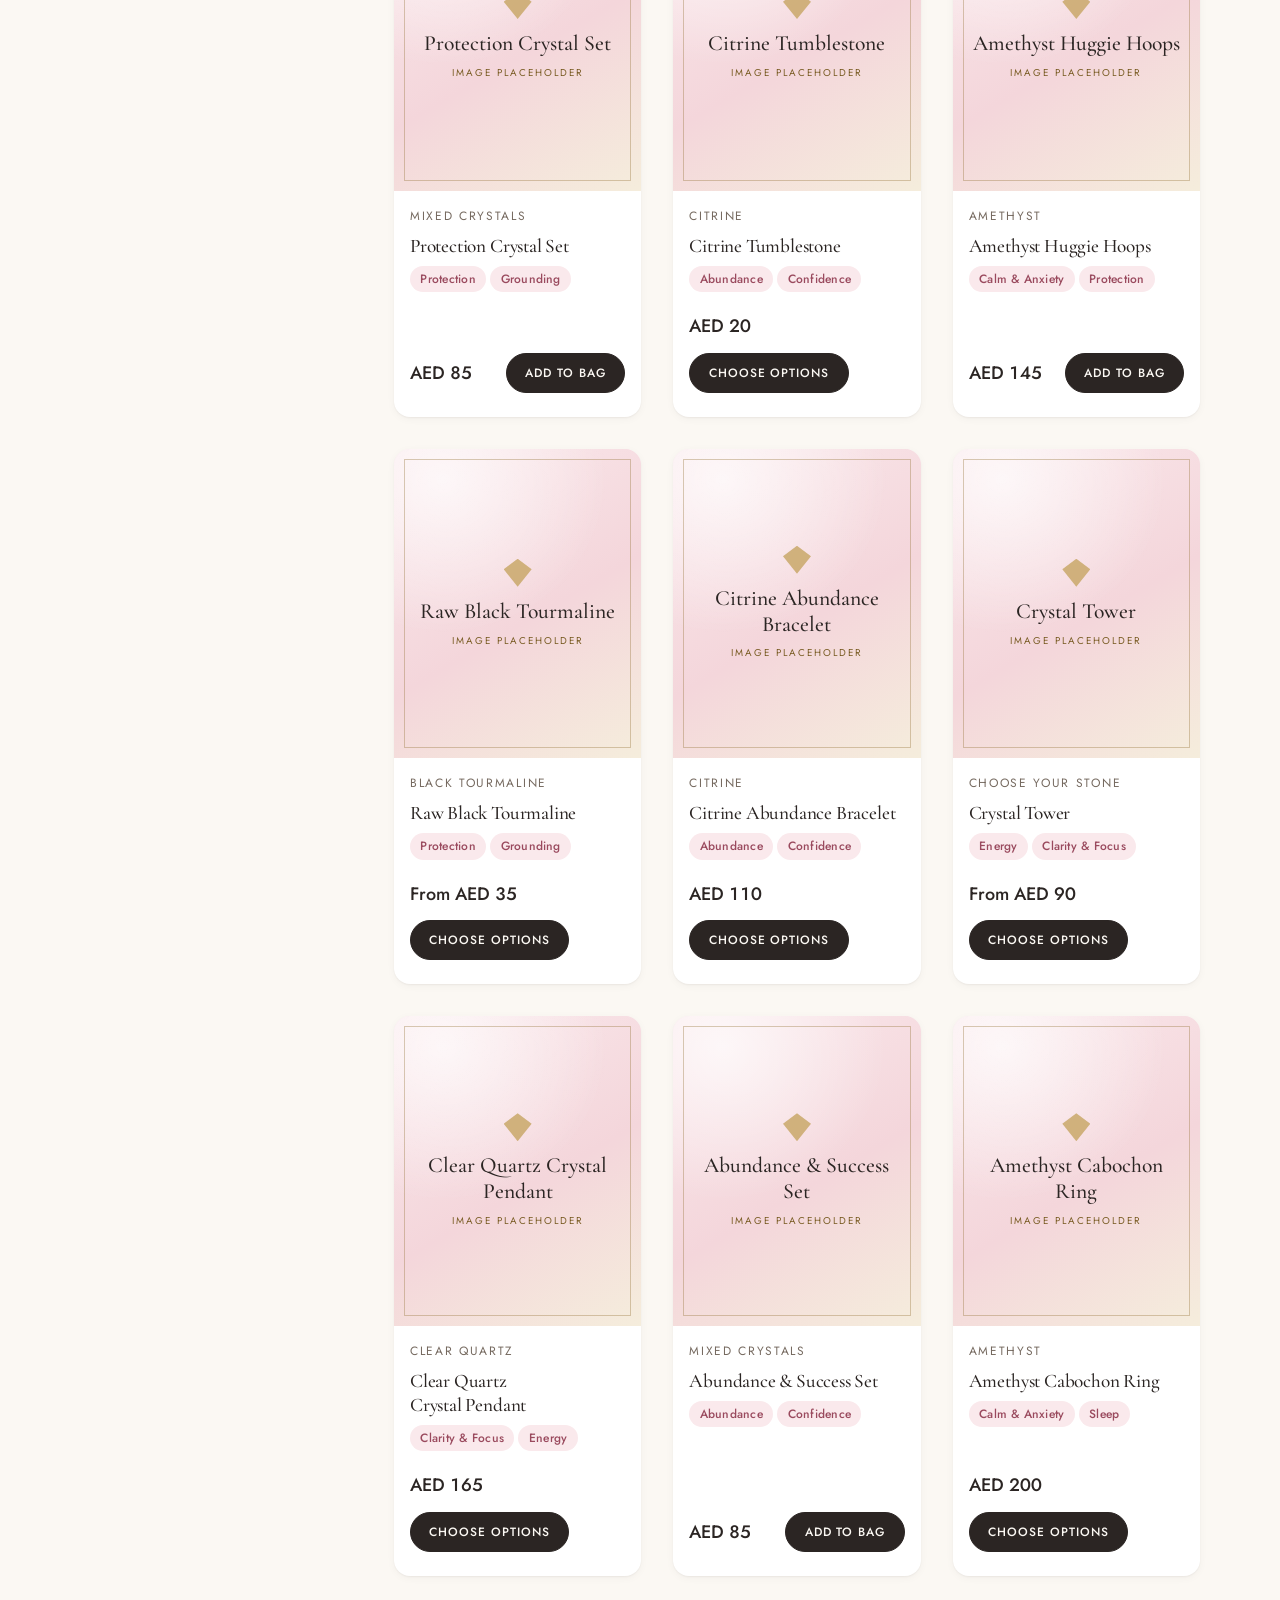
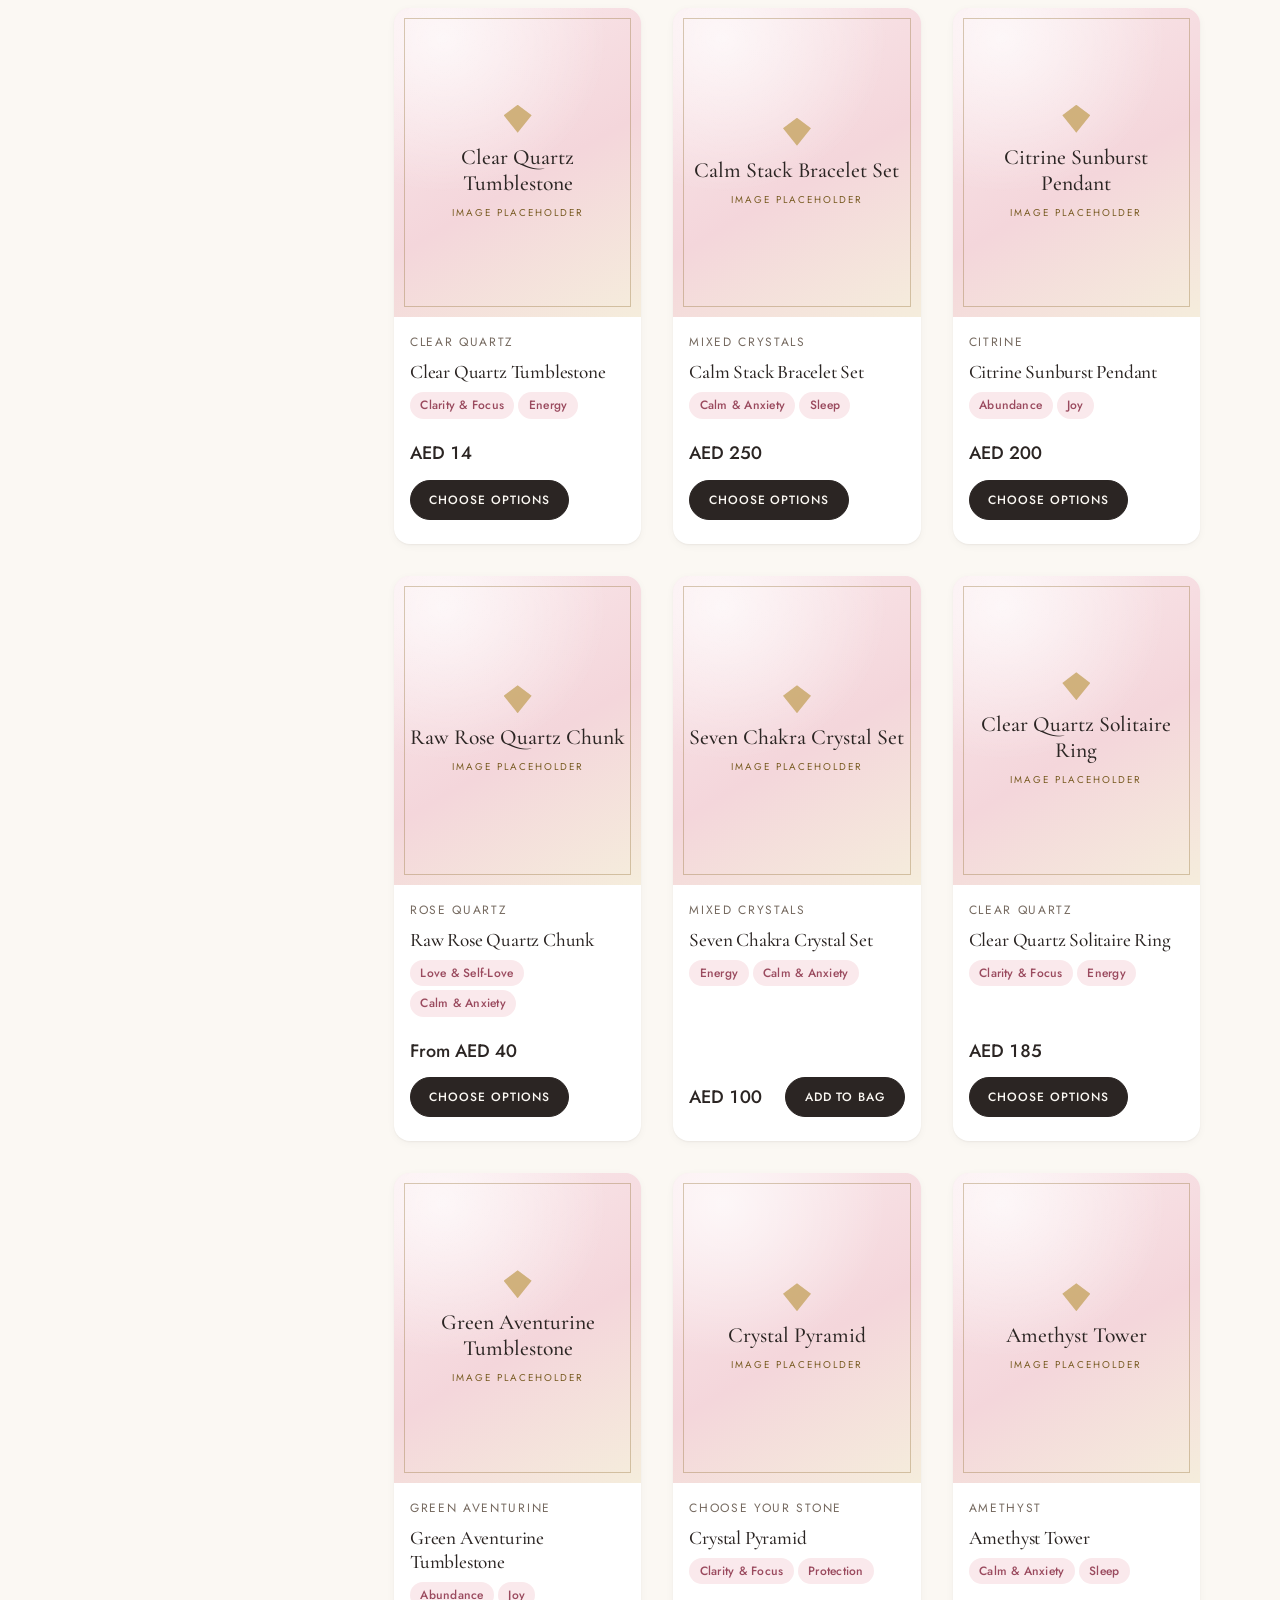
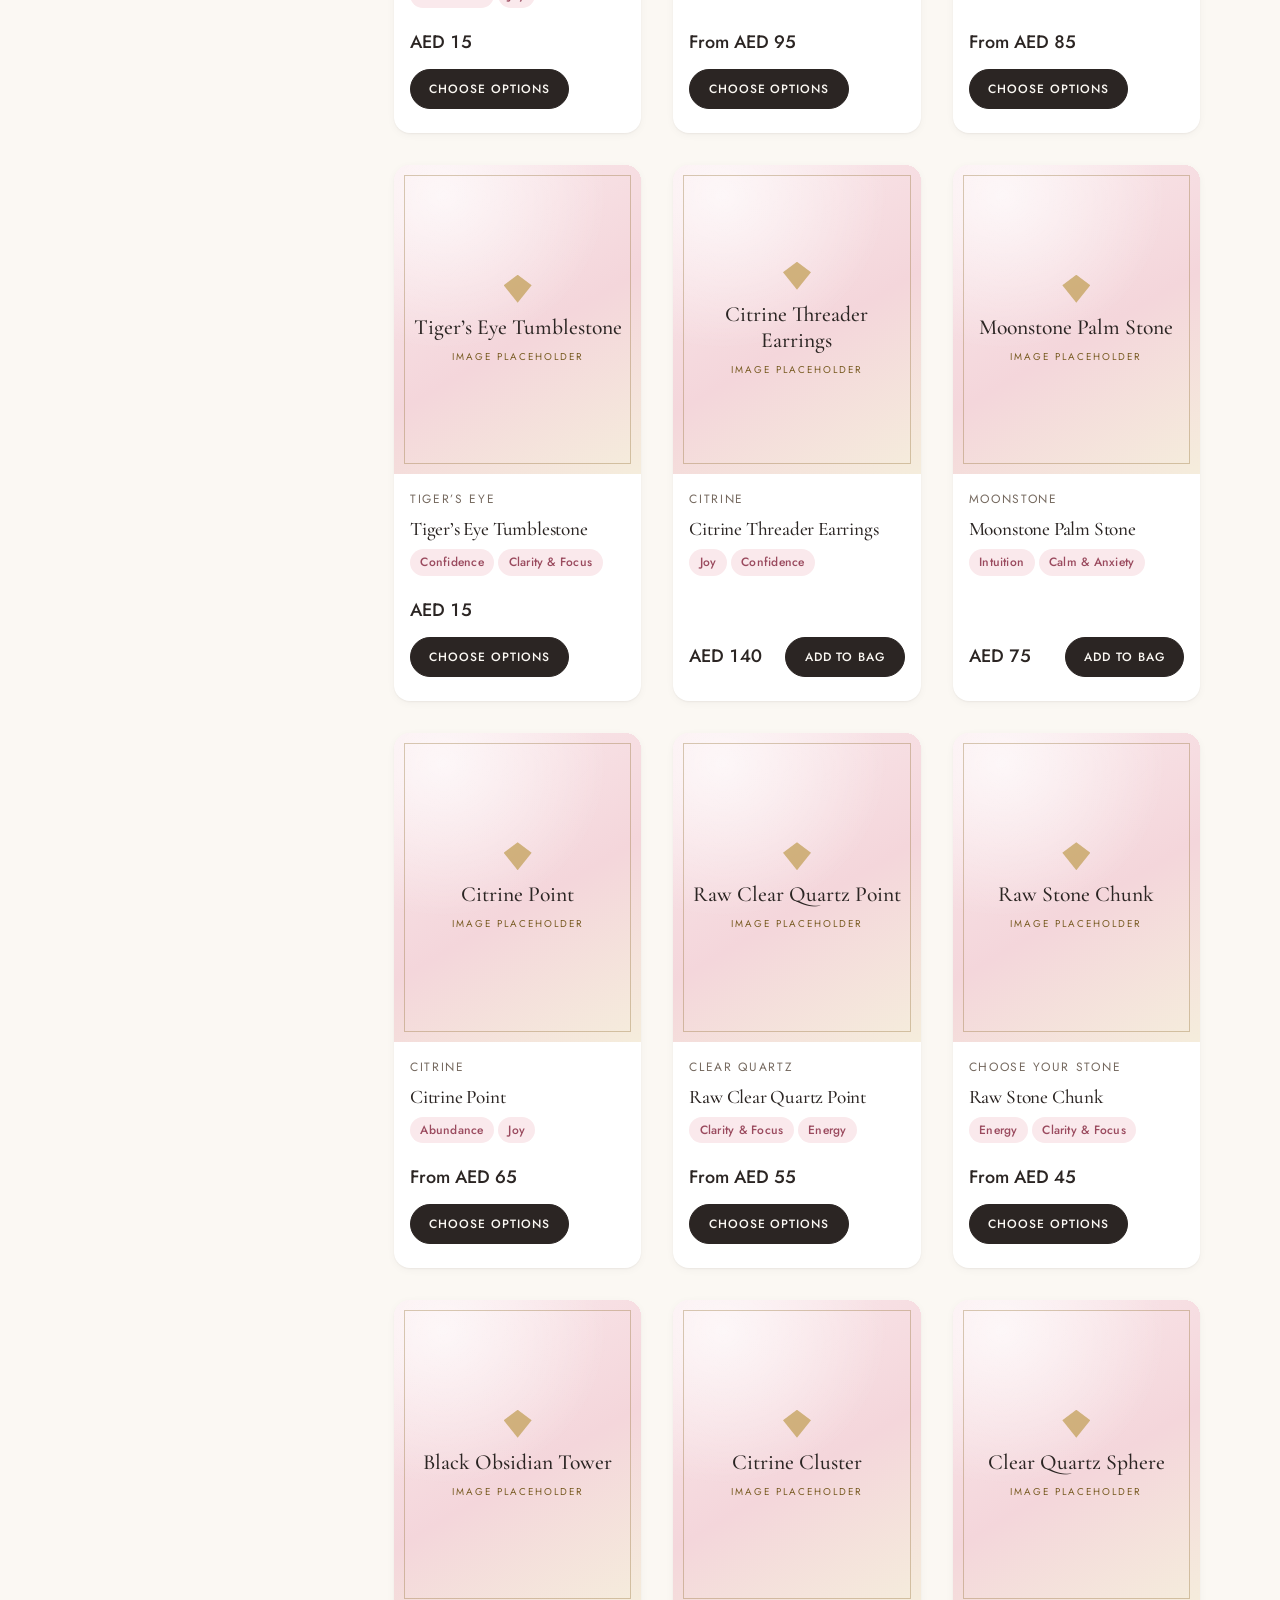
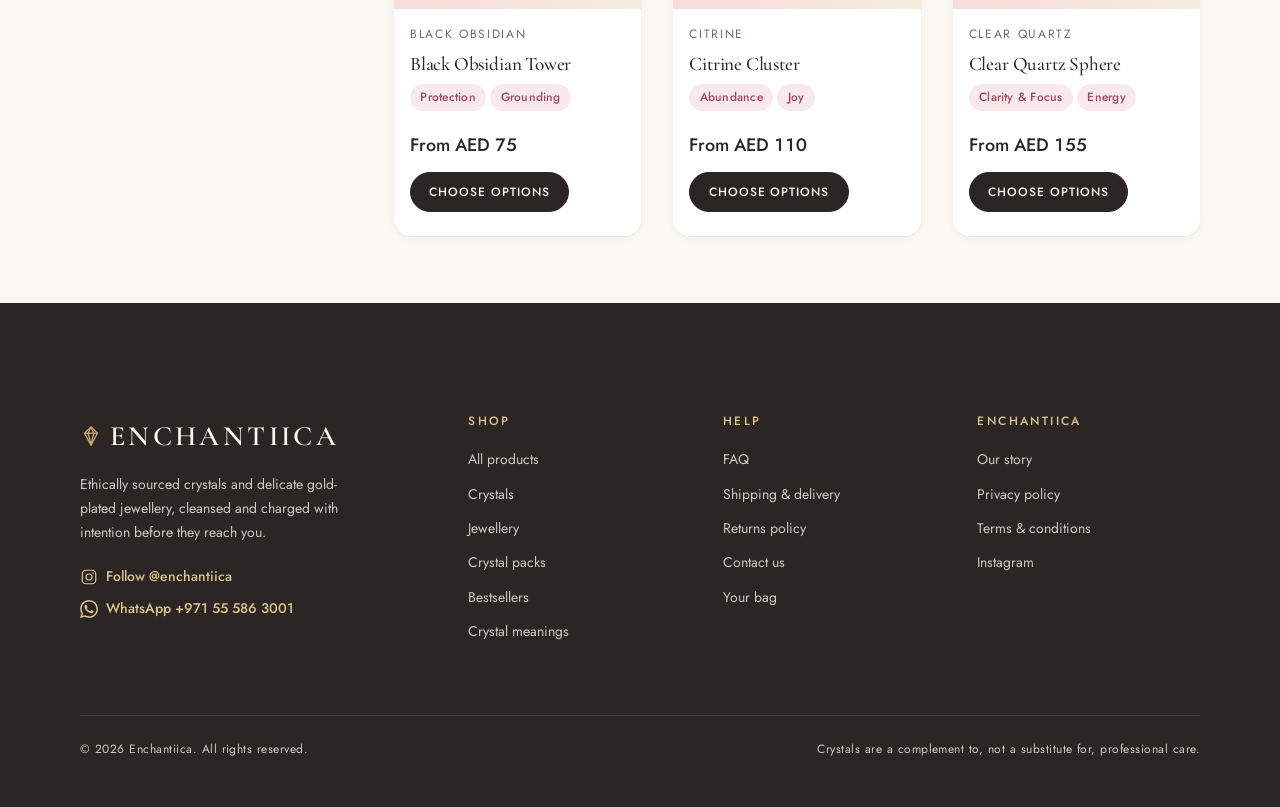
<file: shop.html>
<!DOCTYPE html>
<html lang="en-GB">
<head>
  <meta charset="utf-8">
  <meta name="viewport" content="width=device-width, initial-scale=1">
  <title>Shop All Crystals &amp; Jewellery — Enchantiica</title>
  <meta name="description" content="Browse every Enchantiica crystal and piece of crystal jewellery. Filter by category, price, crystal type and what you need it for — love, calm, protection, abundance and more.">
  <meta name="theme-color" content="#FBF8F3">
  <meta property="og:site_name" content="Enchantiica">
  <meta property="og:title" content="Shop All Crystals &amp; Jewellery — Enchantiica">
  <meta property="og:description" content="Browse every Enchantiica crystal and piece of crystal jewellery. Filter by category, price, crystal type and what you need it for — love, calm, protection, abundance and more.">
  <meta property="og:type" content="website">
  <link rel="icon" href="favicon.svg" type="image/svg+xml">
  <link rel="preconnect" href="https://fonts.googleapis.com">
  <link rel="preconnect" href="https://fonts.gstatic.com" crossorigin>
  <link rel="stylesheet" href="https://fonts.googleapis.com/css2?family=Cormorant+Garamond:ital,wght@0,400;0,500;0,600;1,400&family=Jost:wght@400;500&display=swap">
  <link rel="stylesheet" href="css/styles.css">
  <script>document.documentElement.classList.add('js');</script>
</head>
<body data-page="shop">
  <a class="skip-link" href="#main">Skip to content</a>
  <section class="announcement" aria-label="Announcement">Free delivery across the UAE on orders over AED 250<span class="announcement__extra"> &nbsp;·&nbsp; Follow us <a href="https://www.instagram.com/enchantiica" target="_blank" rel="noopener">@enchantiica<span class="visually-hidden"> (opens in a new tab)</span></a></span></section>

  <header class="header">
    <div class="container header__inner">
      <a class="logo" href="index.html" aria-label="Enchantiica — home"><svg viewBox="0 0 24 24" fill="none" stroke="currentColor" stroke-width="1.4" stroke-linejoin="round" aria-hidden="true"><path d="M12 2l7 7-7 13L5 9l7-7z"/><path d="M5 9h14"/><path d="M12 2L9 9l3 13 3-13-3-7"/></svg><span>Enchantiica</span></a>

      <nav class="nav" id="site-nav" aria-label="Main navigation">
        <ul class="nav__list">
          <li class="nav__item"><a class="nav__link" href="index.html">Home</a></li>
          <li class="nav__item">
            <a class="nav__link" href="shop.html">Shop</a>
            <button class="nav__toggle" type="button" aria-expanded="false" aria-controls="menu-shop" aria-label="Shop menu"><svg viewBox="0 0 24 24" fill="none" stroke="currentColor" stroke-width="1.6" stroke-linecap="round" stroke-linejoin="round" aria-hidden="true"><path d="M6 9l6 6 6-6"/></svg></button>
            <div class="nav__menu" id="menu-shop">
              <div class="nav__panel nav__panel--wide">
                <ul>
                  <li><span class="nav__group-title">Browse</span></li>
                  <li><a class="nav__menu-link nav__menu-link--all" href="shop.html">All products</a></li>
                  <li><a class="nav__menu-link" href="shop.html?sort=rating">Bestsellers</a></li>
                  <li><a class="nav__menu-link" href="crystals.html">Crystals</a></li>
                  <li><a class="nav__menu-link" href="jewellery.html">Jewellery</a></li>
                  <li><a class="nav__menu-link" href="crystals.html?sub=packs">Crystal packs</a></li>
                </ul>
                <ul>
                  <li><span class="nav__group-title">Shop by intention</span></li>
                  <li><a class="nav__menu-link" href="shop.html?good=love">Love &amp; self-love</a></li>
                  <li><a class="nav__menu-link" href="shop.html?good=calm,sleep">Calm &amp; sleep</a></li>
                  <li><a class="nav__menu-link" href="shop.html?good=protection,grounding">Protection &amp; grounding</a></li>
                  <li><a class="nav__menu-link" href="shop.html?good=abundance,confidence">Abundance &amp; confidence</a></li>
                  <li><a class="nav__menu-link" href="shop.html?good=clarity,energy">Clarity &amp; energy</a></li>
                </ul>
              </div>
            </div>
          </li>
          <li class="nav__item">
            <a class="nav__link" href="crystals.html">Crystals</a>
            <button class="nav__toggle" type="button" aria-expanded="false" aria-controls="menu-crystals" aria-label="Crystals menu"><svg viewBox="0 0 24 24" fill="none" stroke="currentColor" stroke-width="1.6" stroke-linecap="round" stroke-linejoin="round" aria-hidden="true"><path d="M6 9l6 6 6-6"/></svg></button>
            <div class="nav__menu" id="menu-crystals">
              <ul class="nav__panel">
                <li><a class="nav__menu-link nav__menu-link--all" href="crystals.html">All crystals</a></li>
                <li><a class="nav__menu-link" href="crystals.html?sub=tumblestones">Tumblestones</a></li>
                <li><a class="nav__menu-link" href="crystals.html?sub=rough">Rough crystals &amp; raw chunks</a></li>
                <li><a class="nav__menu-link" href="crystals.html?sub=packs">Crystal packs</a></li>
                <li><a class="nav__menu-link" href="crystals.html?sub=shapes">Towers, pyramids, trees &amp; shapes</a></li>
                <li><a class="nav__menu-link nav__menu-link--guide" href="crystal-meanings.html">Crystal meanings &amp; benefits</a></li>
              </ul>
            </div>
          </li>
          <li class="nav__item">
            <a class="nav__link" href="jewellery.html">Jewellery</a>
            <button class="nav__toggle" type="button" aria-expanded="false" aria-controls="menu-jewellery" aria-label="Jewellery menu"><svg viewBox="0 0 24 24" fill="none" stroke="currentColor" stroke-width="1.6" stroke-linecap="round" stroke-linejoin="round" aria-hidden="true"><path d="M6 9l6 6 6-6"/></svg></button>
            <div class="nav__menu" id="menu-jewellery">
              <ul class="nav__panel">
                <li><a class="nav__menu-link nav__menu-link--all" href="jewellery.html">All jewellery</a></li>
                <li><a class="nav__menu-link" href="jewellery.html?sub=necklaces">Necklaces &amp; pendants</a></li>
                <li><a class="nav__menu-link" href="jewellery.html?sub=bracelets">Bracelets</a></li>
                <li><a class="nav__menu-link" href="jewellery.html?sub=earrings">Earrings</a></li>
                <li><a class="nav__menu-link" href="jewellery.html?sub=rings">Rings</a></li>
              </ul>
            </div>
          </li>
          <li class="nav__item"><a class="nav__link" href="about.html">About</a></li>
          <li class="nav__item"><a class="nav__link" href="contact.html">Contact</a></li>
        </ul>
        <div class="nav__secondary">
          <a href="crystal-meanings.html">Crystal meanings</a>
          <a href="faq.html">FAQ</a>
          <a href="shipping.html">Delivery</a>
          <a href="returns.html">Returns</a>
          <a href="cart.html">Your bag</a>
        </div>
        <a class="nav__ig" href="https://www.instagram.com/enchantiica" target="_blank" rel="noopener"><svg viewBox="0 0 24 24" fill="none" stroke="currentColor" stroke-width="1.6" stroke-linecap="round" stroke-linejoin="round" aria-hidden="true"><rect x="3" y="3" width="18" height="18" rx="5"/><circle cx="12" cy="12" r="4"/><circle cx="17.5" cy="6.5" r="1" fill="currentColor" stroke="none"/></svg><span>@enchantiica<span class="visually-hidden"> (opens in a new tab)</span></span></a>
        <a class="nav__ig" href="https://wa.me/971555863001?text=Hi%20Enchantiica%2C%20I%20have%20a%20question%20about%20" target="_blank" rel="noopener"><svg viewBox="0 0 24 24" fill="currentColor" aria-hidden="true"><path d="M17.472 14.382c-.297-.149-1.758-.867-2.03-.967-.273-.099-.471-.148-.67.15-.197.297-.767.966-.94 1.164-.173.199-.347.223-.644.075-.297-.15-1.255-.463-2.39-1.475-.883-.788-1.48-1.761-1.653-2.059-.173-.297-.018-.458.13-.606.134-.133.298-.347.446-.52.149-.174.198-.298.298-.497.099-.198.05-.371-.025-.52-.075-.149-.669-1.612-.916-2.207-.242-.579-.487-.5-.669-.51-.173-.008-.371-.01-.57-.01-.198 0-.52.074-.792.372-.272.297-1.04 1.016-1.04 2.479 0 1.462 1.065 2.875 1.213 3.074.149.198 2.096 3.2 5.077 4.487.709.306 1.262.489 1.694.625.712.227 1.36.195 1.871.118.571-.085 1.758-.719 2.006-1.413.248-.694.248-1.289.173-1.413-.074-.124-.272-.198-.57-.347m-5.421 7.403h-.004a9.87 9.87 0 0 1-5.031-1.378l-.361-.214-3.741.982.998-3.648-.235-.374a9.86 9.86 0 0 1-1.51-5.26c.001-5.45 4.436-9.884 9.888-9.884 2.64 0 5.122 1.03 6.988 2.898a9.825 9.825 0 0 1 2.893 6.994c-.003 5.45-4.437 9.885-9.885 9.885m8.413-18.297A11.815 11.815 0 0 0 12.05 0C5.495 0 .16 5.335.157 11.892c0 2.096.547 4.142 1.588 5.945L.057 24l6.305-1.654a11.882 11.882 0 0 0 5.683 1.448h.005c6.554 0 11.89-5.335 11.893-11.893a11.821 11.821 0 0 0-3.48-8.413z"/></svg><span>WhatsApp +971 55 586 3001<span class="visually-hidden"> (opens in a new tab)</span></span></a>
      </nav>

      <div class="header__actions">
        <button class="icon-btn" type="button" data-search-toggle aria-expanded="false" aria-controls="site-search" aria-label="Search"><svg viewBox="0 0 24 24" fill="none" stroke="currentColor" stroke-width="1.6" stroke-linecap="round" stroke-linejoin="round" aria-hidden="true"><circle cx="11" cy="11" r="7"/><path d="M20 20l-3.5-3.5"/></svg></button>
        <a class="icon-btn" href="cart.html" aria-label="Bag, 0 items"><svg viewBox="0 0 24 24" fill="none" stroke="currentColor" stroke-width="1.5" stroke-linecap="round" stroke-linejoin="round" aria-hidden="true"><path d="M6 8h12l1 13H5L6 8z"/><path d="M9 8V6a3 3 0 0 1 6 0v2"/></svg><span class="cart-count" aria-hidden="true">0</span></a>
        <button class="icon-btn burger" type="button" aria-expanded="false" aria-controls="site-nav" aria-label="Open menu">
          <span class="burger__lines" aria-hidden="true"><span></span><span></span><span></span></span>
        </button>
      </div>
    </div>

    <div class="search" id="site-search" hidden>
      <div class="container">
        <form class="search__form" role="search" action="shop.html" method="get">
          <label class="visually-hidden" for="search-input">Search products</label>
          <span class="search__icon" aria-hidden="true"><svg viewBox="0 0 24 24" fill="none" stroke="currentColor" stroke-width="1.6" stroke-linecap="round" stroke-linejoin="round" aria-hidden="true"><circle cx="11" cy="11" r="7"/><path d="M20 20l-3.5-3.5"/></svg></span>
          <input class="search__input" id="search-input" name="q" type="search" placeholder="Search crystals, jewellery or a feeling — “amethyst”, “bracelet”, “calm”" autocomplete="off" spellcheck="false">
          <button class="btn btn--small search__submit" type="submit">Search</button>
          <button class="icon-btn" type="button" data-search-close aria-label="Close search"><svg viewBox="0 0 24 24" fill="none" stroke="currentColor" stroke-width="1.6" stroke-linecap="round" aria-hidden="true"><path d="M6 6l12 12M18 6L6 18"/></svg></button>
        </form>
        <div class="search__results" data-search-results aria-live="polite"></div>
      </div>
    </div>
  </header>

  <main id="main" tabindex="-1">
    <section class="page-head" aria-labelledby="page-title">
      <div class="container">
        <span class="eyebrow">Shop</span>
        <h1 id="page-title">All products</h1>
        <p class="lead">Every crystal and every piece of jewellery, in one place. Filter by what you need right now.</p>
      </div>
    </section>

    <section class="section section--tight">
      <div class="container">
      <div class="shop" id="shop-app">
        <aside class="filters" id="filters" aria-label="Filter products">
          <div class="filters__head">
            <h2>Filters</h2>
            <button class="icon-btn filters__close" type="button" aria-label="Close filters"><svg viewBox="0 0 24 24" fill="none" stroke="currentColor" stroke-width="1.6" stroke-linecap="round" aria-hidden="true"><path d="M6 6l12 12M18 6L6 18"/></svg></button>
          </div>
          <form class="filters__search" role="search" data-search-form>
            <label class="visually-hidden" for="filter-search">Search products</label>
            <input class="form-input" id="filter-search" type="search" name="q" placeholder="Search products…" autocomplete="off" data-search-filter>
            <button class="visually-hidden" type="submit">Search</button>
          </form>
          <div data-filter-groups></div>
        </aside>
        <div class="filters-overlay" aria-hidden="true"></div>

        <div class="shop__main">
          <div class="shop__toolbar">
            <p class="shop__count" data-count aria-live="polite">Loading products…</p>
            <div class="btn-row">
              <button class="btn btn--outline btn--small filters-toggle" type="button" aria-expanded="false" aria-controls="filters"><svg viewBox="0 0 24 24" fill="none" stroke="currentColor" stroke-width="1.6" stroke-linecap="round" aria-hidden="true"><path d="M4 6h16M7 12h10M10 18h4"/></svg> Filters</button>
              <div class="shop__sort">
                <label for="sort">Sort by</label>
                <select class="form-select" id="sort" data-sort>
                  <option value="featured">Featured</option>
                  <option value="price-asc">Price: low to high</option>
                  <option value="price-desc">Price: high to low</option>
                  <option value="rating">Top rated</option>
                  <option value="name">Name: A to Z</option>
                </select>
              </div>
            </div>
          </div>
          <div class="shop__chips" data-chips role="group" aria-label="Active filters"></div>
          <div class="grid grid--3 shop__grid" data-grid aria-labelledby="page-title">
            <noscript><div class="shop__empty"><h3>JavaScript is needed to browse products</h3><p>Please enable JavaScript, or <a class="link" href="contact.html">contact us</a> and we’ll happily help you order.</p></div></noscript>
          </div>
        </div>
      </div>
      </div>
    </section>
  </main>

  <footer class="footer">
    <div class="container">
      <div class="footer__grid">
        <div class="footer__brand">
          <a class="logo" href="index.html" aria-label="Enchantiica — home"><svg viewBox="0 0 24 24" fill="none" stroke="currentColor" stroke-width="1.4" stroke-linejoin="round" aria-hidden="true"><path d="M12 2l7 7-7 13L5 9l7-7z"/><path d="M5 9h14"/><path d="M12 2L9 9l3 13 3-13-3-7"/></svg><span>Enchantiica</span></a>
          <p class="footer__blurb">Ethically sourced crystals and delicate gold-plated jewellery, cleansed and charged with intention before they reach you.</p>
          <a class="footer__ig" href="https://www.instagram.com/enchantiica" target="_blank" rel="noopener"><svg viewBox="0 0 24 24" fill="none" stroke="currentColor" stroke-width="1.6" stroke-linecap="round" stroke-linejoin="round" aria-hidden="true"><rect x="3" y="3" width="18" height="18" rx="5"/><circle cx="12" cy="12" r="4"/><circle cx="17.5" cy="6.5" r="1" fill="currentColor" stroke="none"/></svg><span>Follow @enchantiica<span class="visually-hidden"> (opens in a new tab)</span></span></a>
          <a class="footer__ig" href="https://wa.me/971555863001?text=Hi%20Enchantiica%2C%20I%20have%20a%20question%20about%20" target="_blank" rel="noopener"><svg viewBox="0 0 24 24" fill="currentColor" aria-hidden="true"><path d="M17.472 14.382c-.297-.149-1.758-.867-2.03-.967-.273-.099-.471-.148-.67.15-.197.297-.767.966-.94 1.164-.173.199-.347.223-.644.075-.297-.15-1.255-.463-2.39-1.475-.883-.788-1.48-1.761-1.653-2.059-.173-.297-.018-.458.13-.606.134-.133.298-.347.446-.52.149-.174.198-.298.298-.497.099-.198.05-.371-.025-.52-.075-.149-.669-1.612-.916-2.207-.242-.579-.487-.5-.669-.51-.173-.008-.371-.01-.57-.01-.198 0-.52.074-.792.372-.272.297-1.04 1.016-1.04 2.479 0 1.462 1.065 2.875 1.213 3.074.149.198 2.096 3.2 5.077 4.487.709.306 1.262.489 1.694.625.712.227 1.36.195 1.871.118.571-.085 1.758-.719 2.006-1.413.248-.694.248-1.289.173-1.413-.074-.124-.272-.198-.57-.347m-5.421 7.403h-.004a9.87 9.87 0 0 1-5.031-1.378l-.361-.214-3.741.982.998-3.648-.235-.374a9.86 9.86 0 0 1-1.51-5.26c.001-5.45 4.436-9.884 9.888-9.884 2.64 0 5.122 1.03 6.988 2.898a9.825 9.825 0 0 1 2.893 6.994c-.003 5.45-4.437 9.885-9.885 9.885m8.413-18.297A11.815 11.815 0 0 0 12.05 0C5.495 0 .16 5.335.157 11.892c0 2.096.547 4.142 1.588 5.945L.057 24l6.305-1.654a11.882 11.882 0 0 0 5.683 1.448h.005c6.554 0 11.89-5.335 11.893-11.893a11.821 11.821 0 0 0-3.48-8.413z"/></svg><span>WhatsApp +971 55 586 3001<span class="visually-hidden"> (opens in a new tab)</span></span></a>
        </div>
        <div>
          <h2 class="footer__title">Shop</h2>
          <ul class="footer__links">
            <li><a href="shop.html">All products</a></li>
            <li><a href="crystals.html">Crystals</a></li>
            <li><a href="jewellery.html">Jewellery</a></li>
            <li><a href="crystals.html?sub=packs">Crystal packs</a></li>
            <li><a href="shop.html?sort=rating">Bestsellers</a></li>
            <li><a href="crystal-meanings.html">Crystal meanings</a></li>
          </ul>
        </div>
        <div>
          <h2 class="footer__title">Help</h2>
          <ul class="footer__links">
            <li><a href="faq.html">FAQ</a></li>
            <li><a href="shipping.html">Shipping &amp; delivery</a></li>
            <li><a href="returns.html">Returns policy</a></li>
            <li><a href="contact.html">Contact us</a></li>
            <li><a href="cart.html">Your bag</a></li>
          </ul>
        </div>
        <div>
          <h2 class="footer__title">Enchantiica</h2>
          <ul class="footer__links">
            <li><a href="about.html">Our story</a></li>
            <li><a href="privacy.html">Privacy policy</a></li>
            <li><a href="privacy.html#terms">Terms &amp; conditions</a></li>
            <li><a href="https://www.instagram.com/enchantiica" target="_blank" rel="noopener">Instagram<span class="visually-hidden"> (opens in a new tab)</span></a></li>
          </ul>
        </div>
      </div>
      <div class="footer__bottom">
        <p>&copy; <span data-year>2026</span> Enchantiica. All rights reserved.</p>
        <p>Crystals are a complement to, not a substitute for, professional care.</p>
      </div>
    </div>
  </footer>
  <aside aria-label="Quick contact"><a class="whatsapp-fab" href="https://wa.me/971555863001?text=Hi%20Enchantiica%2C%20I%20have%20a%20question%20about%20" target="_blank" rel="noopener" aria-label="Chat with us on WhatsApp (opens in a new tab)"><svg viewBox="0 0 24 24" fill="currentColor" aria-hidden="true"><path d="M17.472 14.382c-.297-.149-1.758-.867-2.03-.967-.273-.099-.471-.148-.67.15-.197.297-.767.966-.94 1.164-.173.199-.347.223-.644.075-.297-.15-1.255-.463-2.39-1.475-.883-.788-1.48-1.761-1.653-2.059-.173-.297-.018-.458.13-.606.134-.133.298-.347.446-.52.149-.174.198-.298.298-.497.099-.198.05-.371-.025-.52-.075-.149-.669-1.612-.916-2.207-.242-.579-.487-.5-.669-.51-.173-.008-.371-.01-.57-.01-.198 0-.52.074-.792.372-.272.297-1.04 1.016-1.04 2.479 0 1.462 1.065 2.875 1.213 3.074.149.198 2.096 3.2 5.077 4.487.709.306 1.262.489 1.694.625.712.227 1.36.195 1.871.118.571-.085 1.758-.719 2.006-1.413.248-.694.248-1.289.173-1.413-.074-.124-.272-.198-.57-.347m-5.421 7.403h-.004a9.87 9.87 0 0 1-5.031-1.378l-.361-.214-3.741.982.998-3.648-.235-.374a9.86 9.86 0 0 1-1.51-5.26c.001-5.45 4.436-9.884 9.888-9.884 2.64 0 5.122 1.03 6.988 2.898a9.825 9.825 0 0 1 2.893 6.994c-.003 5.45-4.437 9.885-9.885 9.885m8.413-18.297A11.815 11.815 0 0 0 12.05 0C5.495 0 .16 5.335.157 11.892c0 2.096.547 4.142 1.588 5.945L.057 24l6.305-1.654a11.882 11.882 0 0 0 5.683 1.448h.005c6.554 0 11.89-5.335 11.893-11.893a11.821 11.821 0 0 0-3.48-8.413z"/></svg></a></aside>
  <div class="nav-overlay" aria-hidden="true"></div>

  <script src="js/products.js" defer></script>
  <script src="js/cart.js" defer></script>
  <script src="js/main.js" defer></script>
  <script src="js/search.js" defer></script>
  <script src="js/shop.js" defer></script>
</body>
</html>
</file>
<file: css/styles.css>
/* ==========================================================================
   Enchantiica — global stylesheet
   --------------------------------------------------------------------------
   1. Design tokens
   2. Reset & base
   3. Typography
   4. Layout helpers
   5. Buttons, forms, tags
   6. Header, navigation, announcement bar
   7. Footer
   8. Media & image placeholders
   9. Product cards
   10. Home page sections
   11. Shop / category pages
   12. Product page
   13. Cart page
   14. Content pages (about, contact, FAQ, policies)
   15. Toast, motion, reveal, transitions
   16. Print
   ========================================================================== */

/* 1. DESIGN TOKENS ------------------------------------------------------- */
:root {
  /* Palette */
  --blush-50:  #FDF6F7;
  --blush-100: #FAE9EC;
  --blush-200: #F4D6DB;
  --blush-300: #EBBAC3;
  --blush-400: #DE9AA8;
  --blush-600: #B0596E;
  --blush-700: #9A4A5E;

  --cream:     #FBF8F3;
  --white:     #FFFFFF;

  --gold-100:  #F5EDDC;
  --gold-200:  #EBDDB9;
  --gold-300:  #DCC48F;
  --gold-400:  #C9A96A;   /* decorative only (low contrast on light) */
  --gold-600:  #8F6E2E;   /* large text / borders */
  --gold-700:  #7A5D25;   /* body-size gold text: 6.1:1 on white */

  --ink:       #2B2523;
  --ink-2:     #5A514D;
  --ink-3:     #75695F;   /* muted text: 5.0:1 on cream */
  --line:      #ECE3DE;
  --line-strong: #D9CCC5;
  --control:   #96877D;   /* form-control borders: 3.4:1 on white (WCAG 1.4.11) */

  --success:   #3E7A54;
  --error:     #B23A48;

  /* Semantic */
  --bg:        var(--cream);
  --surface:   var(--white);
  --text:      var(--ink);
  --text-2:    var(--ink-2);
  --text-3:    var(--ink-3);
  --accent:    var(--gold-700);
  --focus:     #7A5D25;

  /* Type */
  --font-heading: 'Cormorant Garamond', 'Times New Roman', Georgia, serif;
  --font-body: 'Jost', 'Helvetica Neue', Helvetica, Arial, system-ui, sans-serif;

  --fs-xs: 0.75rem;
  --fs-sm: 0.875rem;
  --fs-base: 1rem;
  --fs-md: 1.125rem;
  --fs-lg: 1.375rem;
  --fs-xl: clamp(1.75rem, 1.4rem + 1.5vw, 2.5rem);
  --fs-2xl: clamp(2.25rem, 1.6rem + 2.8vw, 3.75rem);
  --fs-hero: clamp(2.6rem, 1.8rem + 4vw, 5rem);

  /* Spacing */
  --space-1: 0.25rem;
  --space-2: 0.5rem;
  --space-3: 0.75rem;
  --space-4: 1rem;
  --space-5: 1.5rem;
  --space-6: 2rem;
  --space-7: 3rem;
  --space-8: 4rem;
  --section: clamp(4rem, 3rem + 5vw, 7rem);
  --gutter: clamp(1rem, 4vw, 2.5rem);

  /* Shape & shadow */
  --radius-sm: 4px;
  --radius: 8px;
  --radius-lg: 16px;
  --shadow-sm: 0 1px 2px rgba(43, 37, 35, 0.06), 0 2px 8px rgba(43, 37, 35, 0.04);
  --shadow: 0 6px 24px rgba(43, 37, 35, 0.08);
  --shadow-lg: 0 18px 48px rgba(43, 37, 35, 0.12);

  /* Motion */
  --ease: cubic-bezier(0.22, 1, 0.36, 1);
  --dur: 0.35s;
  --dur-fast: 0.2s;

  --header-h: 72px;
  --container: 1200px;
  --container-narrow: 760px;
}

/* 2. RESET & BASE -------------------------------------------------------- */
*, *::before, *::after { box-sizing: border-box; }

html {
  -webkit-text-size-adjust: 100%;
  scroll-behavior: smooth;
  scroll-padding-top: calc(var(--header-h) + 1rem);
}

body {
  margin: 0;
  background: var(--bg);
  color: var(--text);
  font-family: var(--font-body);
  font-size: var(--fs-base);
  font-weight: 400;
  line-height: 1.6;
  -webkit-font-smoothing: antialiased;
  -moz-osx-font-smoothing: grayscale;
  min-height: 100vh;
  display: flex;
  flex-direction: column;
}

main { flex: 1 0 auto; }

img, svg, video { display: block; max-width: 100%; height: auto; }

button, input, select, textarea {
  font: inherit;
  color: inherit;
}

button { cursor: pointer; background: none; border: 0; padding: 0; }

a { color: inherit; text-decoration: none; }

ul, ol { margin: 0; padding: 0; }
li { list-style: none; }

p { margin: 0 0 var(--space-4); }
p:last-child { margin-bottom: 0; }

address { font-style: normal; }

fieldset { border: 0; padding: 0; margin: 0; min-width: 0; }
legend { padding: 0; }

hr { border: 0; border-top: 1px solid var(--line); margin: var(--space-6) 0; }

:focus-visible {
  outline: 2px solid var(--focus);
  outline-offset: 3px;
  border-radius: var(--radius-sm);
}

.visually-hidden {
  position: absolute !important;
  width: 1px; height: 1px;
  padding: 0; margin: -1px;
  overflow: hidden;
  clip: rect(0 0 0 0);
  white-space: nowrap;
  border: 0;
}

.skip-link {
  position: absolute;
  top: -100px;
  left: var(--space-4);
  z-index: 1000;
  background: var(--ink);
  color: var(--cream);
  padding: var(--space-3) var(--space-4);
  border-radius: var(--radius);
  font-weight: 500;
}
.skip-link:focus { top: var(--space-4); }

/* 3. TYPOGRAPHY ---------------------------------------------------------- */
h1, h2, h3, h4, .h1, .h2, .h3, .h4 {
  font-family: var(--font-heading);
  font-weight: 500;
  line-height: 1.12;
  letter-spacing: -0.01em;
  margin: 0 0 var(--space-4);
  color: var(--text);
  text-wrap: balance;
}

h1, .h1 { font-size: var(--fs-2xl); }
h2, .h2 { font-size: var(--fs-xl); }
h3, .h3 { font-size: var(--fs-lg); line-height: 1.25; }
h4, .h4 { font-size: var(--fs-md); line-height: 1.3; }

.eyebrow {
  display: inline-block;
  font-family: var(--font-body);
  font-size: var(--fs-xs);
  font-weight: 500;
  letter-spacing: 0.2em;
  text-transform: uppercase;
  color: var(--accent);
  margin-bottom: var(--space-3);
}

.lead {
  font-size: var(--fs-md);
  color: var(--text-2);
  line-height: 1.7;
  max-width: 60ch;
}

.text-muted { color: var(--text-3); }
.text-center { text-align: center; }
.text-center .lead { margin-inline: auto; }

.prose { max-width: 68ch; }
.prose h2 { margin-top: var(--space-7); }
.prose h2:first-child, .prose .eyebrow + h2 { margin-top: 0; }
.prose h3 { margin-top: var(--space-6); }
.prose p, .prose ul, .prose ol { margin-bottom: var(--space-4); color: var(--text-2); }
.prose ul, .prose ol { padding-left: 1.25rem; }
.prose ul li { list-style: disc; margin-bottom: var(--space-2); }
.prose ol li { list-style: decimal; margin-bottom: var(--space-2); }
.prose a, .link {
  color: var(--accent);
  text-decoration: underline;
  text-decoration-thickness: 1px;
  text-underline-offset: 0.2em;
  transition: color var(--dur-fast) ease;
}
.prose a:hover, .link:hover { color: var(--ink); }
.prose strong { font-weight: 500; color: var(--text); }
.prose table { width: 100%; border-collapse: collapse; margin-bottom: var(--space-5); font-size: var(--fs-sm); }
.prose th, .prose td { text-align: left; padding: var(--space-3) var(--space-3); border-bottom: 1px solid var(--line); vertical-align: top; }
.prose th { font-weight: 500; color: var(--text); background: var(--blush-50); }
.prose blockquote {
  margin: var(--space-6) 0;
  padding: var(--space-4) var(--space-5);
  border-left: 2px solid var(--gold-400);
  background: var(--white);
  font-family: var(--font-heading);
  font-size: var(--fs-lg);
  line-height: 1.4;
  color: var(--text);
}

/* Decorative gold rule under section headings */
.rule {
  width: 48px; height: 1px;
  background: var(--gold-400);
  margin: var(--space-4) 0 var(--space-5);
}
.text-center .rule { margin-inline: auto; }

/* 4. LAYOUT HELPERS ------------------------------------------------------ */
.container {
  width: 100%;
  max-width: var(--container);
  margin-inline: auto;
  padding-inline: var(--gutter);
}
.container--narrow { max-width: var(--container-narrow); }

.section { padding-block: var(--section); }
.section--tight { padding-block: calc(var(--section) * 0.6); }
.section--surface { background: var(--surface); }
.section--blush { background: var(--blush-100); }

.section__head {
  margin-bottom: var(--space-7);
  display: flex;
  flex-wrap: wrap;
  align-items: flex-end;
  justify-content: space-between;
  gap: var(--space-4) var(--space-6);
}
.section__head h2 { margin-bottom: 0; }
.section__head .eyebrow { margin-bottom: var(--space-2); }
.section__head--center { justify-content: center; text-align: center; flex-direction: column; align-items: center; }
.section__head--center .lead { margin-top: var(--space-4); }

.grid {
  display: grid;
  gap: var(--space-5);
  grid-template-columns: repeat(2, minmax(0, 1fr));
}
.grid--3 { grid-template-columns: repeat(2, minmax(0, 1fr)); }
.grid--4 { grid-template-columns: repeat(2, minmax(0, 1fr)); }

@media (min-width: 720px) {
  .grid--3 { grid-template-columns: repeat(3, minmax(0, 1fr)); }
  .grid--4 { grid-template-columns: repeat(3, minmax(0, 1fr)); }
  .grid { gap: var(--space-6); }
}
@media (min-width: 1024px) {
  .grid--4 { grid-template-columns: repeat(4, minmax(0, 1fr)); }
}
.grid--testimonials { grid-template-columns: 1fr; }
@media (min-width: 720px) { .grid--testimonials { grid-template-columns: repeat(3, minmax(0, 1fr)); } }
.grid--collections { grid-template-columns: repeat(2, minmax(0, 1fr)); gap: var(--space-4); }
@media (min-width: 900px) { .grid--collections { grid-template-columns: repeat(4, minmax(0, 1fr)); gap: var(--space-5); } }

.page-head {
  padding: calc(var(--section) * 0.7) 0 calc(var(--section) * 0.5);
  text-align: center;
  background: linear-gradient(180deg, var(--blush-100) 0%, var(--cream) 100%);
}
.page-head + .section { padding-top: calc(var(--section) * 0.45); }
.page-head h1 { margin-bottom: var(--space-3); }
.page-head .lead { margin-inline: auto; }
.page-head .eyebrow { margin-bottom: var(--space-3); }

.breadcrumb {
  display: flex;
  flex-wrap: wrap;
  gap: var(--space-2);
  font-size: var(--fs-sm);
  color: var(--text-3);
  margin: 0 0 var(--space-6);
}
.breadcrumb li { display: flex; align-items: center; gap: var(--space-2); }
.breadcrumb li + li::before { content: '/'; color: var(--line-strong); }
.breadcrumb a { color: var(--text-3); transition: color var(--dur-fast) ease; display: inline-block; padding: 0.2rem 0; }
.breadcrumb a:hover { color: var(--accent); }
.breadcrumb [aria-current] { color: var(--text); }
@media (max-width: 599.98px) { .breadcrumb li:last-child { display: none; } }

/* 5. BUTTONS, FORMS, TAGS ------------------------------------------------ */
.btn {
  --btn-bg: var(--ink);
  --btn-fg: var(--cream);
  --btn-border: var(--ink);
  display: inline-flex;
  align-items: center;
  justify-content: center;
  gap: var(--space-2);
  min-height: 48px;
  padding: 0.75rem 1.75rem;
  border: 1px solid var(--btn-border);
  border-radius: 999px;
  background: var(--btn-bg);
  color: var(--btn-fg);
  font-size: var(--fs-sm);
  font-weight: 500;
  letter-spacing: 0.08em;
  text-transform: uppercase;
  line-height: 1;
  white-space: nowrap;
  transition: background-color var(--dur-fast) ease, color var(--dur-fast) ease, border-color var(--dur-fast) ease, transform var(--dur-fast) ease, box-shadow var(--dur-fast) ease;
}
.btn:hover { --btn-bg: var(--gold-700); --btn-border: var(--gold-700); transform: translateY(-1px); box-shadow: var(--shadow-sm); }
.btn:active { transform: translateY(0); }
.btn:disabled, .btn[aria-disabled="true"] { opacity: 0.5; cursor: not-allowed; transform: none; box-shadow: none; }

.btn--outline { --btn-bg: transparent; --btn-fg: var(--ink); --btn-border: var(--ink); }
.btn--outline:hover { --btn-bg: var(--ink); --btn-fg: var(--cream); --btn-border: var(--ink); }

.btn--light { --btn-bg: var(--cream); --btn-fg: var(--ink); --btn-border: var(--cream); }
.btn--light:hover { --btn-bg: var(--gold-300); --btn-border: var(--gold-300); --btn-fg: var(--ink); }

.btn--small { min-height: 40px; padding: 0.5rem 1.15rem; font-size: var(--fs-xs); }
.btn--block { width: 100%; }

.btn svg { width: 16px; height: 16px; flex-shrink: 0; }
.btn-row { display: flex; flex-wrap: wrap; gap: var(--space-3); align-items: center; }

/* Text link with animated underline */
.link-arrow {
  display: inline-flex;
  align-items: center;
  gap: var(--space-2);
  font-size: var(--fs-sm);
  font-weight: 500;
  letter-spacing: 0.1em;
  text-transform: uppercase;
  color: var(--accent);
  position: relative;
  padding-bottom: 2px;
}
.link-arrow::after {
  content: '';
  position: absolute;
  left: 0; right: 0; bottom: 0;
  height: 1px;
  background: currentColor;
  transform: scaleX(0.35);
  transform-origin: left;
  transition: transform var(--dur) var(--ease);
}
.link-arrow:hover::after { transform: scaleX(1); }
.link-arrow svg { width: 16px; height: 16px; transition: transform var(--dur) var(--ease); }
.link-arrow:hover svg { transform: translateX(4px); }

/* Forms */
.form-group { margin-bottom: var(--space-4); }
.form-label {
  display: block;
  font-size: var(--fs-sm);
  font-weight: 500;
  margin-bottom: var(--space-2);
  color: var(--text);
}
.form-hint { font-size: var(--fs-xs); color: var(--text-3); margin-top: var(--space-1); }
.form-input, .form-select, .form-textarea {
  width: 100%;
  min-height: 48px;
  padding: 0.7rem 1rem;
  border: 1px solid var(--control);
  border-radius: var(--radius);
  background: var(--white);
  color: var(--text);
  transition: border-color var(--dur-fast) ease, box-shadow var(--dur-fast) ease;
}
.form-input::placeholder, .form-textarea::placeholder { color: var(--text-3); opacity: 1; }
.form-input:focus, .form-select:focus, .form-textarea:focus {
  outline: none;
  border-color: var(--gold-600);
  box-shadow: 0 0 0 3px rgba(143, 110, 46, 0.18);
}
.form-textarea { min-height: 140px; resize: vertical; }
.form-select {
  appearance: none;
  -webkit-appearance: none;
  padding-right: 2.5rem;
  background-image: url("data:image/svg+xml,%3Csvg xmlns='http://www.w3.org/2000/svg' width='16' height='16' viewBox='0 0 24 24' fill='none' stroke='%235A514D' stroke-width='1.6' stroke-linecap='round' stroke-linejoin='round'%3E%3Cpath d='M6 9l6 6 6-6'/%3E%3C/svg%3E");
  background-repeat: no-repeat;
  background-position: right 0.9rem center;
}
.form-error { color: var(--error); font-size: var(--fs-sm); margin-top: var(--space-1); display: none; }
.is-invalid .form-input, .is-invalid .form-textarea, .is-invalid .form-select { border-color: var(--error); }
.is-invalid .form-error { display: block; }
.form-row { display: grid; gap: var(--space-4); grid-template-columns: 1fr; }
@media (min-width: 640px) { .form-row { grid-template-columns: 1fr 1fr; } }

.form-success {
  display: none;
  padding: var(--space-5);
  border: 1px solid var(--gold-300);
  background: var(--gold-100);
  border-radius: var(--radius);
}
.form-success.is-visible { display: block; }
.form-success h3 { margin-bottom: var(--space-2); }

.checkbox {
  display: flex;
  align-items: center;
  gap: var(--space-3);
  font-size: var(--fs-sm);
  color: var(--text-2);
  cursor: pointer;
  padding: 0.3rem 0;
}
.checkbox input {
  appearance: none;
  -webkit-appearance: none;
  width: 18px; height: 18px;
  border: 1px solid var(--control);
  border-radius: var(--radius-sm);
  background: var(--white);
  display: grid;
  place-content: center;
  flex-shrink: 0;
  transition: border-color var(--dur-fast) ease, background-color var(--dur-fast) ease;
  margin: 0;
}
.checkbox input::before {
  content: '';
  width: 10px; height: 10px;
  transform: scale(0);
  transition: transform var(--dur-fast) ease;
  background: var(--cream);
  clip-path: polygon(14% 44%, 0 65%, 50% 100%, 100% 16%, 80% 0%, 43% 62%);
}
.checkbox input:checked { background: var(--ink); border-color: var(--ink); }
.checkbox input:checked::before { transform: scale(1); }
.checkbox input:focus-visible { outline: 2px solid var(--focus); outline-offset: 2px; }
.checkbox:hover { color: var(--text); }
.checkbox__count { margin-left: auto; color: var(--text-3); font-size: var(--fs-xs); }

/* Tags & badges */
.tag {
  display: inline-block;
  padding: 0.3rem 0.65rem;
  border-radius: 999px;
  background: var(--blush-100);
  color: var(--blush-700);
  font-size: var(--fs-xs);
  font-weight: 500;
  letter-spacing: 0.02em;
  line-height: 1.4;
}

.chip {
  display: inline-flex;
  align-items: center;
  gap: var(--space-2);
  padding: 0.35rem 0.5rem 0.35rem 0.85rem;
  border-radius: 999px;
  background: var(--white);
  border: 1px solid var(--line-strong);
  font-size: var(--fs-sm);
  color: var(--text-2);
}
.chip button {
  width: 22px; height: 22px;
  border-radius: 50%;
  display: grid; place-content: center;
  color: var(--text-3);
  transition: background-color var(--dur-fast) ease, color var(--dur-fast) ease;
}
.chip button:hover { background: var(--blush-100); color: var(--blush-700); }
.chip button svg { width: 12px; height: 12px; }

.pill-nav { display: flex; flex-wrap: wrap; gap: var(--space-2); }
.pill {
  display: inline-flex;
  align-items: center;
  min-height: 40px;
  padding: 0.4rem 1.1rem;
  border-radius: 999px;
  border: 1px solid var(--control);
  background: var(--white);
  color: var(--text-2);
  font-size: var(--fs-sm);
  font-weight: 500;
  transition: background-color var(--dur-fast) ease, color var(--dur-fast) ease, border-color var(--dur-fast) ease;
}
.pill:hover { border-color: var(--gold-600); color: var(--gold-700); }
.pill.is-active, .pill[aria-current="true"] { background: var(--ink); border-color: var(--ink); color: var(--cream); }

.stars { display: inline-flex; gap: 1px; color: var(--line-strong); font-size: 0.95em; line-height: 1; }
.star--on { color: var(--gold-600); }

/* Quantity stepper */
.qty {
  display: inline-flex;
  align-items: center;
  border: 1px solid var(--control);
  border-radius: 999px;
  background: var(--white);
  height: 48px;
}
.qty button {
  width: 44px; height: 100%;
  display: grid; place-content: center;
  color: var(--text-2);
  font-size: 1.2rem;
  transition: color var(--dur-fast) ease;
}
.qty button:hover { color: var(--accent); }
.qty button:disabled { opacity: 0.4; cursor: not-allowed; }
.qty input {
  width: 40px;
  text-align: center;
  border: 0;
  background: transparent;
  font-weight: 500;
  -moz-appearance: textfield;
  appearance: textfield;
}
.qty input::-webkit-outer-spin-button, .qty input::-webkit-inner-spin-button { -webkit-appearance: none; margin: 0; }
.qty--small { height: 40px; }
.qty--small button { width: 36px; font-size: 1rem; }

/* 6. HEADER & NAV -------------------------------------------------------- */
.announcement {
  background: var(--ink);
  color: var(--cream);
  font-size: var(--fs-xs);
  letter-spacing: 0.12em;
  text-transform: uppercase;
  text-align: center;
  padding: 0.55rem var(--gutter);
}
.announcement a { color: var(--gold-300); text-decoration: underline; text-underline-offset: 0.2em; }
.announcement a:hover { color: var(--white); }
@media (max-width: 559.98px) { .announcement__extra { display: none; } }

.header {
  position: sticky;
  top: 0;
  z-index: 100;
  border-bottom: 1px solid transparent;
  transition: border-color var(--dur) ease, box-shadow var(--dur) ease;
}
/* Frosted background lives on a pseudo-element: backdrop-filter on .header
   itself would make it the containing block for the fixed mobile drawer. */
.header::before {
  content: '';
  position: absolute;
  inset: 0;
  z-index: -1;
  background: rgba(251, 248, 243, 0.92);
  -webkit-backdrop-filter: blur(12px);
  backdrop-filter: blur(12px);
  transition: background-color var(--dur) ease;
}
.header.is-scrolled {
  border-bottom-color: var(--line);
  box-shadow: 0 4px 24px rgba(43, 37, 35, 0.06);
}
.header.is-scrolled::before { background: rgba(251, 248, 243, 0.97); }
.header__inner {
  display: flex;
  align-items: center;
  justify-content: space-between;
  gap: var(--space-4);
  height: var(--header-h);
  transition: height var(--dur) var(--ease);
}
.header.is-scrolled .header__inner { height: 64px; }

.logo {
  font-family: var(--font-heading);
  font-size: 1.75rem;
  font-weight: 600;
  letter-spacing: 0.12em;
  text-transform: uppercase;
  color: var(--ink);
  display: inline-flex;
  align-items: center;
  gap: var(--space-2);
  line-height: 1;
  padding: 0.45rem 0;
}
.logo svg { width: 22px; height: 22px; flex-shrink: 0; color: var(--gold-600); }
@media (max-width: 479.98px) { .logo { font-size: 1.35rem; letter-spacing: 0.1em; } .logo svg { width: 18px; height: 18px; } }
.logo:hover { color: var(--gold-700); }

.nav {
  display: none;
}
.nav__list { display: flex; gap: var(--space-6); align-items: center; }
.nav__link {
  position: relative;
  display: inline-block;
  padding: 0.5rem 0;
  font-size: var(--fs-sm);
  font-weight: 500;
  letter-spacing: 0.12em;
  text-transform: uppercase;
  color: var(--text-2);
  transition: color var(--dur-fast) ease;
}
.nav__link::after {
  content: '';
  position: absolute;
  left: 0; right: 0; bottom: 0.15rem;
  height: 1px;
  background: var(--gold-600);
  transform: scaleX(0);
  transform-origin: left;
  transition: transform var(--dur) var(--ease);
}
.nav__link:hover, .nav__link[aria-current="page"] { color: var(--ink); }
.nav__link:hover::after, .nav__link[aria-current="page"]::after { transform: scaleX(1); }

/* Sub-menus ------------------------------------------------------------- */
.nav__item { position: relative; display: flex; align-items: center; }
.nav__toggle {
  width: 44px; height: 44px;
  display: none;
  place-content: center;
  color: var(--text-2);
  border-radius: 50%;
  flex-shrink: 0;
}
.nav__toggle svg { width: 18px; height: 18px; transition: transform var(--dur) var(--ease); }
.nav__item.is-open .nav__toggle svg { transform: rotate(180deg); }
.nav__menu {
  position: absolute;
  top: 100%; left: 50%;
  padding-top: 10px; /* hover bridge between link and panel */
  transform: translate(-50%, 6px);
  opacity: 0;
  visibility: hidden;
  transition: opacity var(--dur-fast) ease, transform var(--dur) var(--ease), visibility 0s linear var(--dur);
  z-index: 5;
}
.nav__panel {
  min-width: 240px;
  background: var(--white);
  border: 1px solid var(--line);
  border-top: 2px solid var(--gold-400);
  border-radius: var(--radius);
  box-shadow: var(--shadow-lg);
  padding: var(--space-3) 0;
}
.nav__panel--wide { display: grid; grid-template-columns: 1fr 1fr; min-width: 460px; }
.nav__panel--wide > ul + ul { border-left: 1px solid var(--line); }
.nav__group-title {
  display: block;
  padding: var(--space-2) var(--space-5) var(--space-1);
  font-size: var(--fs-xs);
  letter-spacing: 0.16em;
  text-transform: uppercase;
  color: var(--gold-700);
}
.nav__menu-link {
  display: block;
  padding: 0.5rem var(--space-5);
  font-size: var(--fs-sm);
  color: var(--text-2);
  white-space: nowrap;
  transition: background-color var(--dur-fast) ease, color var(--dur-fast) ease, padding-left var(--dur-fast) ease;
}
.nav__menu-link:hover, .nav__menu-link:focus-visible { background: var(--blush-50); color: var(--ink); padding-left: calc(var(--space-5) + 4px); outline-offset: -3px; }
.nav__menu-link--all { font-weight: 500; color: var(--text); }
.nav__menu-link--guide { color: var(--gold-700); font-weight: 500; }
@media (hover: hover) {
  .nav__item:hover .nav__menu { opacity: 1; visibility: visible; transform: translate(-50%, 0); transition-delay: 0s; }
}
.nav__item:focus-within .nav__menu, .nav__item.is-open .nav__menu { opacity: 1; visibility: visible; transform: translate(-50%, 0); transition-delay: 0s; }
.nav__item.is-dismissed:focus-within .nav__menu, .nav__item.is-dismissed:hover .nav__menu { opacity: 0; visibility: hidden; }
/* keep the right-most menus inside the viewport */
.nav__item:last-of-type .nav__menu, .nav__item:nth-last-of-type(2) .nav__menu { left: auto; right: 0; transform: translate(0, 6px); }
.nav__item:last-of-type:hover .nav__menu, .nav__item:last-of-type:focus-within .nav__menu, .nav__item:nth-last-of-type(2):hover .nav__menu, .nav__item:nth-last-of-type(2):focus-within .nav__menu { transform: translate(0, 0); }

.header__actions { display: flex; align-items: center; gap: var(--space-2); position: relative; z-index: 96; }
.icon-btn {
  position: relative;
  width: 44px; height: 44px;
  display: grid; place-content: center;
  border-radius: 50%;
  color: var(--ink);
  transition: background-color var(--dur-fast) ease, color var(--dur-fast) ease;
}
.icon-btn:hover { background: var(--blush-100); color: var(--gold-700); }
.icon-btn svg { width: 22px; height: 22px; }
.cart-count {
  position: absolute;
  top: 4px; right: 2px;
  min-width: 18px; height: 18px;
  padding: 0 5px;
  border-radius: 999px;
  background: var(--gold-700);
  color: var(--white);
  font-size: 0.68rem;
  font-weight: 500;
  line-height: 18px;
  text-align: center;
  transform: scale(0);
  transition: transform var(--dur-fast) var(--ease);
}
.cart-count.is-visible { transform: scale(1); }
.cart-count.is-bump { animation: bump 0.4s var(--ease); }
@keyframes bump { 0% { transform: scale(1); } 40% { transform: scale(1.35); } 100% { transform: scale(1); } }

.burger { display: grid; }
.burger__lines {
  position: relative;
  width: 22px; height: 14px;
}
.burger__lines span {
  position: absolute;
  left: 0; right: 0;
  height: 1.5px;
  background: currentColor;
  border-radius: 2px;
  transition: transform var(--dur) var(--ease), opacity var(--dur-fast) ease, top var(--dur) var(--ease);
}
.burger__lines span:nth-child(1) { top: 0; }
.burger__lines span:nth-child(2) { top: 6px; }
.burger__lines span:nth-child(3) { top: 12px; }
.nav-open .burger__lines span:nth-child(1) { top: 6px; transform: rotate(45deg); }
.nav-open .burger__lines span:nth-child(2) { opacity: 0; }
.nav-open .burger__lines span:nth-child(3) { top: 6px; transform: rotate(-45deg); }

/* Mobile drawer */
.nav-overlay {
  position: fixed;
  inset: 0;
  background: rgba(43, 37, 35, 0.4);
  z-index: 90;
  opacity: 0;
  pointer-events: none;
  transition: opacity var(--dur) ease;
}
.nav-open .nav-overlay { opacity: 1; pointer-events: auto; }
.nav-open { overflow: hidden; }

@media (max-width: 899.98px) {
  .nav {
    display: block;
    position: fixed;
    top: 0; right: 0; bottom: 0;
    width: min(360px, 88vw);
    background: var(--cream);
    z-index: 95;
    padding: calc(var(--header-h) + var(--space-5)) var(--space-6) var(--space-6);
    transform: translateX(100%);
    transition: transform var(--dur) var(--ease), visibility 0s linear var(--dur);
    visibility: hidden;
    box-shadow: var(--shadow-lg);
    overflow-y: auto;
  }
  .nav-open .nav { transform: translateX(0); visibility: visible; transition: transform var(--dur) var(--ease); }
  .nav__list { flex-direction: column; align-items: stretch; gap: var(--space-1); }
  .nav__item { flex-wrap: wrap; justify-content: space-between; }
  .nav__link { font-size: var(--fs-lg); font-family: var(--font-heading); letter-spacing: 0.04em; text-transform: none; font-weight: 500; padding: 0.55rem 0; }
  .nav__link::after { display: none; }
  .nav__toggle { display: grid; }
  /* Selectors repeat the desktop ones so they win on specificity inside the drawer */
  .nav__item .nav__menu, .nav__item.is-open .nav__menu, .nav__item:focus-within .nav__menu,
  .nav__item:last-of-type .nav__menu, .nav__item:nth-last-of-type(2) .nav__menu,
  .nav__item:last-of-type:focus-within .nav__menu, .nav__item:nth-last-of-type(2):focus-within .nav__menu,
  .nav__item.is-dismissed:focus-within .nav__menu {
    position: static; left: auto; right: auto; transform: none; padding: 0;
    flex-basis: 100%;
    display: none; opacity: 1; visibility: visible; transition: none;
  }
  .nav__item.is-open .nav__menu, .nav__item.is-open.is-dismissed:focus-within .nav__menu { display: block; }
  .nav__panel { min-width: 0; border: 0; box-shadow: none; background: transparent; padding: 0 0 var(--space-3) var(--space-3); border-left: 1px solid var(--line); border-radius: 0; margin-bottom: var(--space-2); }
  .nav__panel--wide { display: block; }
  .nav__panel--wide > ul + ul { border-left: 0; margin-top: var(--space-2); }
  .nav__menu-link { padding: 0.5rem 0 0.5rem var(--space-3); white-space: normal; }
  .nav__menu-link:hover, .nav__menu-link:focus-visible { padding-left: var(--space-3); background: transparent; color: var(--accent); }
  .nav__group-title { padding-left: var(--space-3); }
  .nav__secondary {
    margin-top: var(--space-6);
    padding-top: var(--space-5);
    border-top: 1px solid var(--line);
    display: flex; flex-direction: column; gap: var(--space-1);
    font-size: var(--fs-sm); color: var(--text-2);
  }
  .nav__secondary a { padding: 0.35rem 0; }
  .nav__secondary a:hover { color: var(--accent); }
  .nav__ig {
    display: flex; width: fit-content; align-items: center; gap: var(--space-2);
    margin-top: var(--space-5);
    color: var(--accent);
    font-weight: 500;
  }
  .nav__ig svg { width: 18px; height: 18px; }
}

@media (min-width: 900px) {
  .nav { display: block; }
  .nav__secondary, .nav__ig { display: none; }
  .burger { display: none; }
  .nav-overlay { display: none; }
}
@media (min-width: 900px) and (max-width: 1099.98px) {
  .nav__list { gap: var(--space-4); }
  .nav__link { letter-spacing: 0.08em; }
  .logo { font-size: 1.5rem; }
}

/* Search panel ------------------------------------------------------------ */
.search {
  position: absolute;
  left: 0; right: 0; top: 100%;
  background: var(--white);
  border-top: 1px solid var(--line);
  box-shadow: 0 24px 48px rgba(43, 37, 35, 0.14);
  padding: var(--space-4) 0 var(--space-5);
  opacity: 0;
  transform: translateY(-6px);
  transition: opacity var(--dur-fast) ease, transform var(--dur) var(--ease);
}
.search.is-open { opacity: 1; transform: none; }
.search__form {
  display: flex;
  align-items: center;
  gap: var(--space-2);
  position: relative;
}
.search__icon { position: absolute; left: 1rem; color: var(--text-3); display: grid; pointer-events: none; }
.search__icon svg { width: 20px; height: 20px; }
.search__input {
  flex: 1;
  min-width: 0;
  min-height: 52px;
  padding: 0.75rem 1rem 0.75rem 3rem;
  border: 1px solid var(--control);
  border-radius: 999px;
  background: var(--cream);
  font-size: var(--fs-base);
}
.search__input:focus { outline: none; border-color: var(--gold-600); box-shadow: 0 0 0 3px rgba(143, 110, 46, 0.18); }
.search__input::-webkit-search-cancel-button { -webkit-appearance: none; }
.search__results { max-height: min(60vh, 520px); overflow-y: auto; margin-top: var(--space-3); }
.search__results:empty { display: none; }
.search__heading {
  font-size: var(--fs-xs);
  letter-spacing: 0.18em;
  text-transform: uppercase;
  color: var(--gold-700);
  margin: var(--space-4) 0 var(--space-2);
}
.search__list { display: grid; }
.search__result {
  display: flex;
  align-items: center;
  gap: var(--space-4);
  padding: var(--space-2) var(--space-3);
  border-radius: var(--radius);
  transition: background-color var(--dur-fast) ease;
}
.search__result:hover, .search__result:focus-visible { background: var(--blush-50); outline-offset: -2px; }
.search__thumb { width: 52px; flex-shrink: 0; }
.search__thumb .ph__name, .search__thumb .ph__tag { display: none; }
.search__thumb .ph__icon { width: 16px; height: 16px; margin: 0; }
.search__thumb .ph::after { inset: 4px; }
.search__body { display: grid; gap: 2px; min-width: 0; flex: 1; }
.search__name { font-family: var(--font-heading); font-size: var(--fs-md); line-height: 1.2; color: var(--text); }
.search__meta { font-size: var(--fs-xs); color: var(--text-3); }
.search__price { font-weight: 500; white-space: nowrap; font-variant-numeric: lining-nums tabular-nums; }
.search__result--guide .search__body::before {
  content: '';
  width: 28px; height: 28px; border-radius: 50%;
  background: var(--blush-100);
  grid-row: 1 / 3; display: none;
}
.search__all {
  display: inline-block;
  margin: var(--space-3) var(--space-3) 0;
  font-size: var(--fs-sm);
  font-weight: 500;
  color: var(--accent);
  text-decoration: underline;
  text-underline-offset: 0.2em;
}
.search__all:hover { color: var(--ink); }
.search__empty { padding: var(--space-4) var(--space-3) 0; color: var(--text-3); font-size: var(--fs-sm); }
@media (max-width: 599.98px) {
  .search__submit { display: none; }
  .search__input { min-height: 48px; font-size: var(--fs-sm); padding-left: 2.6rem; }
  .search__icon { left: 0.85rem; }
  .search__result { gap: var(--space-3); padding-inline: var(--space-2); }
  .search__name { font-size: var(--fs-base); }
}
/* Three header icons on narrow phones */
@media (max-width: 399.98px) { .logo { font-size: 1.2rem; letter-spacing: 0.08em; } .header__actions { gap: 0; } }

/* Sidebar search on shop pages */
.filters__search { margin-bottom: var(--space-3); }
.filters__search .form-input { min-height: 44px; border-radius: 999px; padding-left: 1rem; }

/* 7. FOOTER -------------------------------------------------------------- */
.footer {
  background: var(--ink);
  color: rgba(251, 248, 243, 0.78);
  padding: var(--section) 0 var(--space-6);
  margin-top: auto;
}
.footer__grid {
  display: grid;
  gap: var(--space-6) var(--space-5);
  grid-template-columns: 1fr 1fr;
  margin-bottom: var(--space-7);
}
.footer__brand { grid-column: 1 / -1; }
@media (min-width: 640px) { .footer__grid { grid-template-columns: repeat(3, 1fr); gap: var(--space-7) var(--space-6); } }
@media (min-width: 1024px) { .footer__grid { grid-template-columns: 1.6fr 1fr 1fr 1fr; margin-bottom: var(--space-8); } .footer__brand { grid-column: auto; } }

.footer .logo { color: var(--cream); margin-bottom: var(--space-4); }
.footer .logo:hover { color: var(--gold-300); }
.footer .logo svg { color: var(--gold-400); }
.footer__blurb { max-width: 36ch; font-size: var(--fs-sm); line-height: 1.7; margin-bottom: var(--space-4); }
.footer__ig {
  display: flex; width: fit-content; align-items: center; gap: var(--space-2);
  padding: 0.3rem 0;
  color: var(--gold-300); font-weight: 500; font-size: var(--fs-sm);
  transition: color var(--dur-fast) ease;
}
.footer__ig:hover { color: var(--white); }
.footer__ig svg { width: 18px; height: 18px; }

.footer__title {
  font-family: var(--font-body);
  font-size: var(--fs-xs);
  font-weight: 500;
  letter-spacing: 0.2em;
  text-transform: uppercase;
  color: var(--gold-300);
  margin-bottom: var(--space-4);
}
.footer__links li { margin-bottom: var(--space-1); }
.footer__links a { display: inline-block; padding: 0.25rem 0; font-size: var(--fs-sm); transition: color var(--dur-fast) ease; }
.footer__links a:hover { color: var(--white); }

.footer__bottom {
  border-top: 1px solid rgba(251, 248, 243, 0.14);
  padding-top: var(--space-5);
  display: flex;
  flex-wrap: wrap;
  justify-content: space-between;
  gap: var(--space-3);
  font-size: var(--fs-xs);
  letter-spacing: 0.04em;
}
.footer__bottom a:hover { color: var(--white); }

/* 8. MEDIA & PLACEHOLDERS ------------------------------------------------ */
.media {
  position: relative;
  overflow: hidden;
  border-radius: var(--radius);
  background: var(--blush-100);
}
.media--portrait { aspect-ratio: 4 / 5; }
.media--square { aspect-ratio: 1 / 1; }
.media--wide { aspect-ratio: 16 / 9; }
.media--tall { aspect-ratio: 3 / 4; }
.media--hero { aspect-ratio: 4 / 5; }
.media--round { border-radius: 50%; aspect-ratio: 1 / 1; }
.media--lg { border-radius: var(--radius-lg); }
.media__img {
  position: absolute; inset: 0;
  width: 100%; height: 100%;
  object-fit: cover;
  transition: transform 0.8s var(--ease);
}

/* Labelled placeholder — swap for a real <img class="media__img"> later */
.ph {
  position: absolute; inset: 0;
  display: flex;
  flex-direction: column;
  align-items: center;
  justify-content: center;
  gap: var(--space-2);
  padding: var(--space-4);
  text-align: center;
  background:
    radial-gradient(120% 90% at 20% 10%, rgba(255, 255, 255, 0.7) 0%, rgba(255, 255, 255, 0) 55%),
    linear-gradient(150deg, var(--blush-100) 0%, var(--blush-200) 55%, var(--gold-100) 100%);
  color: var(--blush-700);
  transition: transform 0.8s var(--ease);
}
.ph::after {
  content: '';
  position: absolute;
  inset: 10px;
  border: 1px solid rgba(143, 110, 46, 0.35);
  border-radius: inherit;
  pointer-events: none;
}
.ph__icon {
  width: 28px; height: 28px;
  background: var(--gold-400);
  clip-path: polygon(50% 0%, 100% 38%, 50% 100%, 0% 38%);
  opacity: 0.85;
  margin-bottom: var(--space-1);
}
.ph__name {
  font-family: var(--font-heading);
  font-size: clamp(1rem, 0.9rem + 0.6vw, 1.35rem);
  font-weight: 500;
  line-height: 1.2;
  color: var(--ink);
  max-width: 22ch;
}
.ph__tag {
  font-size: 0.62rem;
  letter-spacing: 0.2em;
  text-transform: uppercase;
  color: var(--gold-700);
}
.media--square .ph__name { font-size: 0.95rem; }
.media--sm .ph__name { font-size: 0.8rem; line-height: 1.15; }
.media--sm .ph__icon { width: 16px; height: 16px; }
.media--sm .ph__tag { font-size: 0.5rem; letter-spacing: 0.12em; }
.media--sm .ph { gap: var(--space-1); padding: var(--space-2); }
.media--sm .ph::after { inset: 6px; }

/* 9. PRODUCT CARDS ------------------------------------------------------- */
.card {
  display: flex;
  flex-direction: column;
  background: var(--white);
  border-radius: var(--radius-lg);
  overflow: hidden;
  box-shadow: var(--shadow-sm);
  transition: transform var(--dur) var(--ease), box-shadow var(--dur) var(--ease);
  height: 100%;
}
.card:hover { transform: translateY(-4px); box-shadow: var(--shadow); }
.card:hover .ph, .card:hover .media__img { transform: scale(1.04); }
.card__media { display: block; position: relative; }
.card__media .media { border-radius: 0; }
.card__badge {
  position: absolute;
  top: var(--space-3); left: var(--space-3);
  padding: 0.25rem 0.7rem;
  border-radius: 999px;
  background: var(--white);
  color: var(--gold-700);
  font-size: 0.65rem;
  font-weight: 500;
  letter-spacing: 0.14em;
  text-transform: uppercase;
  box-shadow: var(--shadow-sm);
}
.card__body {
  padding: var(--space-4) var(--space-4) var(--space-5);
  display: flex;
  flex-direction: column;
  gap: var(--space-2);
  flex: 1;
}
.card__eyebrow {
  font-size: var(--fs-xs);
  letter-spacing: 0.14em;
  text-transform: uppercase;
  color: var(--text-3);
  margin: 0;
}
.card__title {
  font-size: 1.2rem;
  margin: 0;
  line-height: 1.25;
}
.card__title a { transition: color var(--dur-fast) ease; }
.card__title a:hover { color: var(--gold-700); }
.card__title a::after { content: ''; position: absolute; inset: 0; }
.card { position: relative; }
.card__cta, .card__tags, .card__footer { position: relative; z-index: 1; }
.card__tags { display: flex; flex-wrap: wrap; gap: var(--space-1); }
.card__footer {
  margin-top: auto;
  padding-top: var(--space-3);
  display: flex;
  align-items: center;
  justify-content: space-between;
  gap: var(--space-3);
  flex-wrap: wrap;
}
.card__price { font-weight: 500; font-size: var(--fs-md); }
.card__cta { z-index: 2; }
@media (max-width: 599.98px) {
  .card__body { padding: var(--space-3) var(--space-3) var(--space-4); }
  .card__title { font-size: 1.1rem; }
  .card__footer { flex-direction: column; align-items: stretch; gap: var(--space-2); }
  .card__cta { width: 100%; }
}

/* 10. HOME --------------------------------------------------------------- */
.hero {
  position: relative;
  overflow: hidden;
  background: linear-gradient(135deg, var(--blush-100) 0%, var(--cream) 60%, var(--gold-100) 100%);
}
.hero::before {
  content: '';
  position: absolute;
  width: 60vw; height: 60vw;
  max-width: 720px; max-height: 720px;
  border-radius: 50%;
  background: radial-gradient(circle, rgba(222, 154, 168, 0.28) 0%, rgba(222, 154, 168, 0) 70%);
  top: -20%; right: -10%;
  pointer-events: none;
}
.hero__inner {
  position: relative;
  display: grid;
  gap: var(--space-7);
  align-items: center;
  padding-block: calc(var(--section) * 0.8);
}
@media (min-width: 900px) {
  .hero__inner { grid-template-columns: 1.05fr 0.95fr; gap: var(--space-8); min-height: calc(100vh - var(--header-h) - 40px); max-height: 860px; }
}
.hero__title { font-size: var(--fs-hero); margin-bottom: var(--space-5); font-weight: 400; }
.hero__title em { font-style: italic; color: var(--gold-700); }
.hero__text { max-width: 48ch; }
.hero__actions { margin-top: var(--space-6); }
.hero__media { position: relative; }
.hero__media .media { box-shadow: var(--shadow-lg); }
.hero__media::after {
  content: '';
  position: absolute;
  inset: 14px -14px -14px 14px;
  border: 1px solid var(--gold-300);
  border-radius: var(--radius-lg);
  z-index: -1;
}
@media (max-width: 899.98px) {
  .hero__media { max-width: 480px; margin-inline: auto; width: 100%; }
}

.usp {
  border-block: 1px solid var(--line);
  background: var(--white);
}
.usp__list {
  display: grid;
  grid-template-columns: repeat(2, 1fr);
  gap: var(--space-4);
  padding-block: var(--space-5);
}
@media (min-width: 900px) { .usp__list { grid-template-columns: repeat(4, 1fr); } }
.usp__item {
  display: flex;
  align-items: center;
  gap: var(--space-3);
  font-size: var(--fs-sm);
  color: var(--text-2);
}
.usp__item svg { width: 22px; height: 22px; color: var(--gold-600); flex-shrink: 0; }

/* Collections */
.collection {
  position: relative;
  display: block;
  border-radius: var(--radius-lg);
  overflow: hidden;
  color: var(--cream);
  transition: transform var(--dur) var(--ease), box-shadow var(--dur) var(--ease);
}
.collection:hover { transform: translateY(-4px); box-shadow: var(--shadow); }
.collection:hover .ph, .collection:hover .media__img { transform: scale(1.04); }
.collection .media { border-radius: 0; }
.collection__overlay {
  position: absolute;
  inset: auto 0 0 0;
  padding: var(--space-5);
  background: linear-gradient(180deg, rgba(43, 37, 35, 0) 0%, rgba(43, 37, 35, 0.68) 100%);
  z-index: 1;
}
.collection__title { color: var(--white); font-size: var(--fs-lg); margin-bottom: var(--space-1); }
.collection__sub { font-size: var(--fs-sm); color: rgba(251, 248, 243, 0.85); margin: 0; min-height: 3em; }

/* Story teaser */
.story {
  display: grid;
  gap: var(--space-7);
  align-items: center;
}
@media (min-width: 900px) { .story { grid-template-columns: 1fr 1fr; gap: var(--space-8); } }
.story__media { position: relative; }
.story__media .media { border-radius: var(--radius-lg); }
.story__media::before {
  content: '';
  position: absolute;
  inset: -16px 16px 16px -16px;
  background: var(--blush-100);
  border-radius: var(--radius-lg);
  z-index: -1;
}
.story__body .lead { margin-bottom: var(--space-5); }
.story--reverse .story__media { order: -1; }
@media (min-width: 900px) { .story--reverse .story__media { order: 1; } }

/* Intentions */
.intention {
  display: flex;
  flex-direction: column;
  align-items: center;
  text-align: center;
  padding: var(--space-6) var(--space-4);
  background: var(--white);
  border: 1px solid var(--line);
  border-radius: var(--radius-lg);
  transition: transform var(--dur) var(--ease), box-shadow var(--dur) var(--ease), border-color var(--dur) ease;
}
.intention:hover { transform: translateY(-4px); box-shadow: var(--shadow); border-color: var(--gold-300); }
.intention__icon {
  width: 56px; height: 56px;
  border-radius: 50%;
  display: grid; place-content: center;
  background: var(--blush-100);
  color: var(--gold-700);
  margin-bottom: var(--space-4);
}
.intention__icon svg { width: 26px; height: 26px; }
.intention h3 { margin-bottom: var(--space-2); }
.intention p { font-size: var(--fs-sm); color: var(--text-3); }

/* Testimonials */
.testimonial {
  background: var(--white);
  border-radius: var(--radius-lg);
  padding: var(--space-6);
  box-shadow: var(--shadow-sm);
  display: flex;
  flex-direction: column;
  gap: var(--space-3);
  height: 100%;
}
.testimonial__quote {
  font-family: var(--font-heading);
  font-size: 1.25rem;
  line-height: 1.4;
  color: var(--text);
  flex: 1;
  margin: 0;
}
.testimonial__quote::before { content: '“'; color: var(--gold-400); }
.testimonial__quote::after { content: '”'; color: var(--gold-400); }
.testimonial__meta { font-size: var(--fs-sm); color: var(--text-3); }
.testimonial__meta strong { display: block; color: var(--text); font-weight: 500; }

/* Newsletter */
.newsletter {
  background: var(--ink);
  color: var(--cream);
  border-radius: var(--radius-lg);
  padding: clamp(2.5rem, 2rem + 3vw, 4.5rem);
  text-align: center;
  position: relative;
  overflow: hidden;
}
.newsletter::before {
  content: '';
  position: absolute;
  width: 420px; height: 420px;
  border-radius: 50%;
  background: radial-gradient(circle, rgba(201, 169, 106, 0.22) 0%, rgba(201, 169, 106, 0) 70%);
  top: -160px; right: -120px;
  pointer-events: none;
}
.newsletter h2 { color: var(--cream); }
.newsletter .eyebrow { color: var(--gold-300); }
.newsletter p { color: rgba(251, 248, 243, 0.78); max-width: 46ch; margin-inline: auto; }
.newsletter__form {
  position: relative;
  display: flex;
  flex-direction: column;
  gap: var(--space-3);
  max-width: 520px;
  margin: var(--space-6) auto 0;
}
@media (min-width: 560px) { .newsletter__form { flex-direction: row; } }
.newsletter__form .form-input { border-color: rgba(251, 248, 243, 0.25); background: rgba(255, 255, 255, 0.06); color: var(--cream); flex: 1; }
.newsletter__form .form-input::placeholder { color: rgba(251, 248, 243, 0.55); }
.newsletter__form .form-input:focus { border-color: var(--gold-300); box-shadow: 0 0 0 3px rgba(220, 196, 143, 0.25); }
.newsletter__msg { margin-top: var(--space-3); font-size: var(--fs-sm); min-height: 1.5em; }
.newsletter__msg.is-error { color: #F3B4BE; }
.newsletter__msg.is-success { color: var(--gold-300); }

/* Instagram strip */
.ig-grid {
  display: grid;
  grid-template-columns: repeat(3, 1fr);
  gap: var(--space-2);
}
@media (min-width: 720px) { .ig-grid { grid-template-columns: repeat(6, 1fr); gap: var(--space-3); } }
.ig-tile {
  display: block;
  position: relative;
  border-radius: var(--radius);
  overflow: hidden;
}
.ig-tile .media { border-radius: 0; }
.ig-tile__hover {
  position: absolute;
  inset: 0;
  display: grid;
  place-content: center;
  background: rgba(43, 37, 35, 0.55);
  color: var(--cream);
  opacity: 0;
  transition: opacity var(--dur-fast) ease;
  z-index: 1;
}
.ig-tile:hover .ig-tile__hover, .ig-tile:focus-visible .ig-tile__hover { opacity: 1; }
.ig-tile:hover .ph { transform: scale(1.04); }
.ig-tile__hover svg { width: 26px; height: 26px; }

/* 11. SHOP --------------------------------------------------------------- */
.shop {
  display: grid;
  gap: var(--space-6);
  grid-template-columns: 1fr;
  align-items: start;
}
@media (min-width: 900px) {
  .shop { grid-template-columns: 250px minmax(0, 1fr); gap: var(--space-8); }
}

.filters {
  background: var(--white);
  border: 1px solid var(--line);
  border-radius: var(--radius-lg);
  padding: var(--space-5);
}
@media (min-width: 900px) {
  .filters { position: sticky; top: calc(var(--header-h) + var(--space-4)); max-height: calc(100vh - var(--header-h) - 2rem); overflow-y: auto; }
}
.filters__head {
  display: flex;
  align-items: center;
  justify-content: space-between;
  margin-bottom: var(--space-3);
}
.filters__head h2 { font-size: var(--fs-lg); margin: 0; }
.filters__group { padding-block: var(--space-4); border-top: 1px solid var(--line); }
.filters__group:first-child { border-top: 0; }
.filters__title {
  font-family: var(--font-body);
  font-size: var(--fs-xs);
  font-weight: 500;
  letter-spacing: 0.18em;
  text-transform: uppercase;
  color: var(--text);
  margin: 0 0 var(--space-3);
}
.filters__clear { font-size: var(--fs-sm); color: var(--accent); text-decoration: underline; text-underline-offset: 0.2em; }
.filters__clear:hover { color: var(--ink); }
.filters__close { display: none; }

/* Mobile drawer version of filters */
@media (max-width: 899.98px) {
  .filters {
    position: fixed;
    top: 0; left: 0; bottom: 0;
    width: min(360px, 88vw);
    z-index: 110; /* above the sticky header so the close button is reachable */
    border-radius: 0;
    transform: translateX(-100%);
    visibility: hidden;
    transition: transform var(--dur) var(--ease), visibility 0s linear var(--dur);
    overflow-y: auto;
    box-shadow: var(--shadow-lg);
  }
  .filters-open .filters { transform: translateX(0); visibility: visible; transition: transform var(--dur) var(--ease); }
  .filters-open { overflow: hidden; }
  .filters__close { display: grid; }
  .filters-overlay {
    position: fixed; inset: 0;
    background: rgba(43, 37, 35, 0.4);
    z-index: 105;
    opacity: 0; pointer-events: none;
    transition: opacity var(--dur) ease;
  }
  .filters-open .filters-overlay { opacity: 1; pointer-events: auto; }
}
@media (min-width: 900px) { .filters-overlay { display: none; } .filters-toggle { display: none; } }

.shop__toolbar {
  display: flex;
  flex-wrap: wrap;
  align-items: center;
  justify-content: space-between;
  gap: var(--space-3);
  margin-bottom: var(--space-5);
}
.shop__count { font-size: var(--fs-sm); color: var(--text-3); margin: 0; }
.shop__sort { display: flex; align-items: center; gap: var(--space-2); }
.shop__sort label { font-size: var(--fs-sm); color: var(--text-2); white-space: nowrap; }
.shop__sort .form-select { min-height: 44px; width: auto; padding-block: 0.5rem; }
@media (max-width: 599.98px) {
  .shop__toolbar { flex-direction: column; align-items: stretch; }
  .shop__toolbar .btn-row { flex-wrap: nowrap; justify-content: space-between; }
  .shop__sort { flex: 1; min-width: 0; justify-content: flex-end; }
  .shop__sort label { position: absolute; width: 1px; height: 1px; overflow: hidden; clip: rect(0 0 0 0); white-space: nowrap; }
  .shop__sort .form-select { max-width: 100%; }
}
.shop__chips { display: flex; flex-wrap: wrap; gap: var(--space-2); margin-bottom: var(--space-5); }
.shop__chips:empty { display: none; }
.shop__grid { min-height: 300px; }
.shop__main { min-width: 0; }
.shop__empty {
  grid-column: 1 / -1;
  text-align: center;
  padding: var(--space-8) var(--space-4);
  background: var(--white);
  border-radius: var(--radius-lg);
  border: 1px dashed var(--line-strong);
}
.shop__empty h3 { margin-bottom: var(--space-2); }
.shop__empty p { color: var(--text-3); margin-bottom: var(--space-4); }
.shop__subnav { margin-bottom: var(--space-6); justify-content: center; }

/* 12. PRODUCT PAGE ------------------------------------------------------- */
.product {
  display: grid;
  gap: var(--space-7);
  grid-template-columns: 1fr;
  align-items: start;
}
@media (min-width: 900px) { .product { grid-template-columns: 1.1fr 0.9fr; gap: var(--space-8); } }

.gallery { display: grid; gap: var(--space-3); }
.gallery__main .media { border-radius: var(--radius-lg); }
.gallery__thumbs { display: grid; grid-template-columns: repeat(4, 1fr); gap: var(--space-3); }
.gallery__thumb {
  border-radius: var(--radius);
  overflow: hidden;
  border: 1px solid transparent;
  transition: border-color var(--dur-fast) ease, transform var(--dur-fast) ease;
  padding: 0;
  display: block;
  width: 100%;
}
.gallery__thumb .media { border-radius: calc(var(--radius) - 1px); }
.gallery__thumb:hover { transform: translateY(-2px); }
.gallery__thumb.is-active { border-color: var(--gold-600); }
@media (min-width: 900px) { .gallery { position: sticky; top: calc(var(--header-h) + var(--space-4)); } }

.product__info { display: flex; flex-direction: column; gap: var(--space-5); }
.product__title { font-size: clamp(2rem, 1.5rem + 1.8vw, 3rem); margin-bottom: var(--space-3); }
.product__rating { display: flex; align-items: center; gap: var(--space-2); font-size: var(--fs-sm); color: var(--text-3); }
.product__rating a { color: var(--text-3); text-decoration: underline; text-underline-offset: 0.2em; display: inline-block; padding: 0.25rem 0; }
a.tag { transition: background-color var(--dur-fast) ease, color var(--dur-fast) ease; }
a.tag:hover { background: var(--blush-200); color: var(--ink); }
.product__rating a:hover { color: var(--accent); }
.product__price { font-size: 1.85rem; font-family: var(--font-heading); font-weight: 600; margin: 0; font-variant-numeric: lining-nums tabular-nums; }
.reviews__score, .card__price, .cart-item__price, .summary__row--total { font-variant-numeric: lining-nums tabular-nums; }
.product__short { color: var(--text-2); font-size: var(--fs-md); }
.product__tags { display: flex; flex-wrap: wrap; gap: var(--space-2); align-items: center; }
.product__tags-label { font-size: var(--fs-xs); letter-spacing: 0.14em; text-transform: uppercase; color: var(--text-3); margin-right: var(--space-1); }

.variants { display: flex; flex-wrap: wrap; gap: var(--space-2); }
.variant {
  min-height: 44px;
  padding: 0.5rem 1rem;
  border: 1px solid var(--control);
  border-radius: 999px;
  background: var(--white);
  font-size: var(--fs-sm);
  color: var(--text-2);
  transition: border-color var(--dur-fast) ease, background-color var(--dur-fast) ease, color var(--dur-fast) ease;
}
.variant:hover { border-color: var(--gold-600); color: var(--gold-700); }
.variant[aria-checked="true"] { background: var(--ink); border-color: var(--ink); color: var(--cream); }

.product__buy { display: flex; flex-wrap: wrap; gap: var(--space-3); align-items: center; }
.product__buy .btn { flex: 1; min-width: 200px; }
.product__delivery {
  display: grid;
  gap: var(--space-2);
  padding: var(--space-4) var(--space-5);
  background: var(--white);
  border: 1px solid var(--line);
  border-radius: var(--radius);
  font-size: var(--fs-sm);
  color: var(--text-2);
}
.product__delivery li { display: flex; gap: var(--space-3); align-items: flex-start; }
.product__delivery svg { width: 18px; height: 18px; color: var(--gold-600); flex-shrink: 0; margin-top: 2px; }

.accordion { border-top: 1px solid var(--line); }
.accordion details { border-bottom: 1px solid var(--line); }
.accordion summary {
  list-style: none;
  cursor: pointer;
  display: flex;
  align-items: center;
  justify-content: space-between;
  gap: var(--space-4);
  padding: var(--space-4) 0;
  font-family: var(--font-heading);
  font-size: var(--fs-lg);
  font-weight: 500;
  color: var(--text);
  transition: color var(--dur-fast) ease;
}
.accordion summary::-webkit-details-marker { display: none; }
.accordion summary:hover { color: var(--gold-700); }
.accordion summary::after {
  content: '';
  width: 10px; height: 10px;
  border-right: 1.5px solid currentColor;
  border-bottom: 1.5px solid currentColor;
  transform: rotate(45deg);
  transition: transform var(--dur) var(--ease);
  flex-shrink: 0;
  margin-right: 4px;
}
.accordion details[open] summary::after { transform: rotate(-135deg); }
.accordion__body { padding: 0 0 var(--space-5); color: var(--text-2); }
.accordion__body p:last-child { margin-bottom: 0; }
.accordion__body ul { padding-left: 1.2rem; }
.accordion__body ul li { list-style: disc; margin-bottom: var(--space-1); }

.meaning {
  background: linear-gradient(150deg, var(--blush-100) 0%, var(--gold-100) 100%);
  border-radius: var(--radius-lg);
  padding: clamp(1.5rem, 1rem + 2vw, 2.5rem);
  display: grid;
  gap: var(--space-4);
}
@media (min-width: 720px) { .meaning { grid-template-columns: 1.4fr 1fr; gap: var(--space-6); } }
.meaning h2 { margin-bottom: var(--space-2); }
.meaning p { color: var(--text-2); }
.meaning__benefits { display: grid; gap: var(--space-2); margin: var(--space-4) 0; }
.meaning__benefits li, .guide__benefits li {
  position: relative;
  padding-left: 1.5rem;
  color: var(--text-2);
  font-size: var(--fs-sm);
}
.meaning__benefits li::before, .guide__benefits li::before {
  content: '';
  position: absolute; left: 0; top: 0.45em;
  width: 10px; height: 10px;
  background: var(--gold-400);
  clip-path: polygon(50% 0%, 100% 40%, 50% 100%, 0% 40%);
}
.meaning__facts { display: grid; gap: var(--space-3); align-content: start; }
.meaning__fact {
  background: rgba(255, 255, 255, 0.7);
  border-radius: var(--radius);
  padding: var(--space-3) var(--space-4);
  font-size: var(--fs-sm);
}
.meaning__fact dt { font-size: var(--fs-xs); letter-spacing: 0.14em; text-transform: uppercase; color: var(--gold-700); margin-bottom: 2px; }
.meaning__fact dd { margin: 0; color: var(--text); }
.meaning__contents { margin-top: var(--space-2); display: grid; gap: var(--space-2); }
.meaning__contents li { display: flex; gap: var(--space-3); font-size: var(--fs-sm); color: var(--text-2); }
.meaning__contents strong { font-weight: 500; color: var(--text); min-width: 9rem; }

.reviews { display: grid; gap: var(--space-6); }
@media (min-width: 900px) { .reviews { grid-template-columns: 300px minmax(0, 1fr); gap: var(--space-8); } }
.reviews__summary {
  background: var(--white);
  border: 1px solid var(--line);
  border-radius: var(--radius-lg);
  padding: var(--space-6);
  text-align: center;
  align-self: start;
}
.reviews__score { font-family: var(--font-heading); font-size: 3.5rem; line-height: 1; margin-bottom: var(--space-2); }
.reviews__summary .stars { font-size: 1.3rem; margin-bottom: var(--space-2); }
.reviews__summary p { font-size: var(--fs-sm); color: var(--text-3); }
.review {
  padding-block: var(--space-5);
  border-bottom: 1px solid var(--line);
}
.review:first-child { padding-top: 0; }
.review__head { display: flex; flex-wrap: wrap; align-items: center; justify-content: space-between; gap: var(--space-2); margin-bottom: var(--space-2); }
.review__title { font-size: var(--fs-md); margin: var(--space-1) 0 var(--space-2); }
.review__meta { font-size: var(--fs-sm); color: var(--text-3); }
.review__meta strong { color: var(--text); font-weight: 500; }
.review__body { color: var(--text-2); margin: 0; }
.review__verified { display: inline-flex; align-items: center; gap: 4px; font-size: var(--fs-xs); color: var(--success); }
.review__verified svg { width: 14px; height: 14px; }
.review-form { margin-top: var(--space-6); padding-top: var(--space-6); border-top: 1px solid var(--line); }
.review-form h3 { margin-bottom: var(--space-4); }
.rating-input { display: flex; gap: var(--space-1); }
.rating-input label { cursor: pointer; font-size: 1.6rem; color: var(--line-strong); transition: color var(--dur-fast) ease; }
.rating-input input { position: absolute; opacity: 0; width: 1px; height: 1px; }
.rating-input input:checked ~ label { color: var(--line-strong); }
.rating-input:hover label { color: var(--gold-600); }
.rating-input label:hover ~ label { color: var(--line-strong); }
.rating-input.has-value label { color: var(--gold-600); }
.rating-input.has-value input:checked ~ label { color: var(--line-strong); }
.rating-input input:focus-visible + label { outline: 2px solid var(--focus); outline-offset: 2px; border-radius: 4px; }

.product-page { padding-top: var(--space-6); }
.not-found { text-align: center; padding: var(--section) 0; }
.not-found h1 { margin-bottom: var(--space-3); }
.not-found p { color: var(--text-3); margin-bottom: var(--space-5); }

/* 13. CART --------------------------------------------------------------- */
.cart {
  display: grid;
  gap: var(--space-6);
  grid-template-columns: 1fr;
  align-items: start;
}
@media (min-width: 900px) { .cart { grid-template-columns: minmax(0, 1fr) 380px; gap: var(--space-8); } }

.cart-item {
  display: grid;
  grid-template-columns: 96px minmax(0, 1fr);
  gap: var(--space-4);
  padding-block: var(--space-5);
  border-bottom: 1px solid var(--line);
  align-items: start;
}
@media (min-width: 640px) { .cart-item { grid-template-columns: 120px minmax(0, 1fr) auto; gap: var(--space-5); align-items: center; } }
.cart-item:first-child { padding-top: 0; }
.cart-item__media .media { border-radius: var(--radius); }
.cart-item__title { font-size: var(--fs-lg); margin: 0 0 var(--space-1); }
.cart-item__title a:hover { color: var(--gold-700); }
.cart-item__variant { font-size: var(--fs-sm); color: var(--text-3); margin: 0 0 var(--space-3); }
.cart-item__controls { display: flex; flex-wrap: wrap; align-items: center; gap: var(--space-3) var(--space-4); }
.cart-item__remove {
  font-size: var(--fs-sm);
  color: var(--text-3);
  text-decoration: underline;
  text-underline-offset: 0.2em;
  transition: color var(--dur-fast) ease;
}
.cart-item__remove:hover { color: var(--error); }
.cart-item__price { font-weight: 500; font-size: var(--fs-md); text-align: right; }
.cart-item__unit { display: block; font-size: var(--fs-xs); color: var(--text-3); font-weight: 400; }
@media (max-width: 639.98px) { .cart-item__price { grid-column: 2; text-align: left; margin-top: var(--space-2); } }

.cart__continue { margin-top: var(--space-5); }
.cart-empty {
  text-align: center;
  padding: var(--space-8) var(--space-4);
  background: var(--white);
  border-radius: var(--radius-lg);
  border: 1px dashed var(--line-strong);
}
.cart-empty h2 { margin-bottom: var(--space-2); }
.cart-empty p { color: var(--text-3); margin-bottom: var(--space-5); }

.summary {
  background: var(--white);
  border: 1px solid var(--line);
  border-radius: var(--radius-lg);
  padding: var(--space-6);
}
@media (min-width: 900px) { .summary { position: sticky; top: calc(var(--header-h) + var(--space-4)); } }
.summary h2 { font-size: var(--fs-lg); margin-bottom: var(--space-4); }
.summary__row {
  display: flex;
  justify-content: space-between;
  gap: var(--space-4);
  padding-block: var(--space-2);
  font-size: var(--fs-sm);
  color: var(--text-2);
}
.summary__row--total {
  border-top: 1px solid var(--line);
  margin-top: var(--space-3);
  padding-top: var(--space-4);
  font-size: var(--fs-md);
  font-weight: 500;
  color: var(--text);
}
.summary__discount { color: var(--success); }
.summary .btn { margin-top: var(--space-5); }
.summary__note { font-size: var(--fs-xs); color: var(--text-3); text-align: center; margin-top: var(--space-3); }

.shipping-bar { margin-bottom: var(--space-5); }
.shipping-bar__text { font-size: var(--fs-sm); color: var(--text-2); margin-bottom: var(--space-2); }
.shipping-bar__text strong { color: var(--gold-700); font-weight: 500; }
.shipping-bar__track { height: 6px; border-radius: 999px; background: var(--blush-100); overflow: hidden; }
.shipping-bar__fill { height: 100%; width: 0; background: linear-gradient(90deg, var(--gold-400), var(--gold-600)); border-radius: inherit; transition: width 0.6s var(--ease); }

.promo { display: flex; gap: var(--space-2); margin-block: var(--space-4); }
.promo .form-input { min-height: 44px; min-width: 0; flex: 1; }
.promo .btn { min-height: 44px; padding-inline: 1.1rem; }
.promo__msg { font-size: var(--fs-xs); margin-top: calc(var(--space-2) * -1); margin-bottom: var(--space-3); min-height: 1.2em; }
.promo__msg.is-error { color: var(--error); }
.promo__msg.is-success { color: var(--success); }

.checkout-note {
  display: none;
  margin-top: var(--space-4);
  padding: var(--space-4);
  border-radius: var(--radius);
  background: var(--gold-100);
  border: 1px solid var(--gold-300);
  font-size: var(--fs-sm);
  color: var(--text-2);
}
.checkout-note.is-visible { display: block; }

/* 14. CONTENT PAGES ------------------------------------------------------ */
.values { display: grid; gap: var(--space-5); grid-template-columns: 1fr; }
@media (min-width: 640px) { .values { grid-template-columns: repeat(2, 1fr); } }
@media (min-width: 1024px) { .values { grid-template-columns: repeat(4, 1fr); } }
.value {
  padding: var(--space-6) var(--space-5);
  background: var(--white);
  border-radius: var(--radius-lg);
  border: 1px solid var(--line);
}
.value__icon {
  width: 48px; height: 48px;
  border-radius: 50%;
  background: var(--blush-100);
  color: var(--gold-700);
  display: grid; place-content: center;
  margin-bottom: var(--space-4);
}
.value__icon svg { width: 22px; height: 22px; }
.value h3 { margin-bottom: var(--space-2); }
.value p { font-size: var(--fs-sm); color: var(--text-2); }

.founder {
  background: var(--white);
  border-radius: var(--radius-lg);
  padding: clamp(2rem, 1.5rem + 3vw, 4rem);
  display: grid;
  gap: var(--space-6);
  align-items: center;
  box-shadow: var(--shadow-sm);
}
@media (min-width: 900px) { .founder { grid-template-columns: 280px minmax(0, 1fr); gap: var(--space-8); } }
.founder__media { max-width: 280px; margin-inline: auto; width: 100%; }
.founder__note { font-family: var(--font-heading); font-size: var(--fs-lg); line-height: 1.5; color: var(--text); }
.founder__note p { margin-bottom: var(--space-4); }
.founder__sign { font-family: var(--font-body); font-size: var(--fs-sm); color: var(--text-3); margin-top: var(--space-5); }
.founder__sign strong { display: block; color: var(--gold-700); font-weight: 500; font-size: var(--fs-base); }

.contact { display: grid; gap: var(--space-7); grid-template-columns: 1fr; }
@media (min-width: 900px) { .contact { grid-template-columns: minmax(0, 1.2fr) minmax(0, 0.8fr); gap: var(--space-8); } }
.contact__form { background: var(--white); border-radius: var(--radius-lg); padding: clamp(1.5rem, 1rem + 2vw, 2.5rem); border: 1px solid var(--line); }
.contact__info { display: grid; gap: var(--space-5); align-content: start; }
.info-card {
  padding: var(--space-5);
  background: var(--white);
  border: 1px solid var(--line);
  border-radius: var(--radius-lg);
}
.info-card h3 { font-size: var(--fs-md); margin-bottom: var(--space-2); display: flex; align-items: center; gap: var(--space-2); }
.info-card h3 svg { width: 18px; height: 18px; color: var(--gold-600); }
.info-card p { font-size: var(--fs-sm); color: var(--text-2); }
.info-card a { color: var(--accent); text-decoration: underline; text-underline-offset: 0.2em; }
.info-card a:hover { color: var(--ink); }

.faq-group { margin-bottom: var(--space-7); scroll-margin-top: calc(var(--header-h) + 2rem); }
.faq-group:last-child { margin-bottom: 0; }
.faq-group h2 { margin-bottom: var(--space-4); }
.faq-nav { margin-bottom: var(--space-7); justify-content: center; }

.policy-nav {
  display: flex;
  flex-wrap: wrap;
  gap: var(--space-2);
  margin-bottom: var(--space-7);
}
.policy-meta { font-size: var(--fs-sm); color: var(--text-3); margin-bottom: var(--space-6); }
.policy-section { scroll-margin-top: calc(var(--header-h) + 2rem); }
.policy-section + .policy-section { margin-top: var(--space-8); padding-top: var(--space-8); border-top: 1px solid var(--line); }

.callout {
  padding: var(--space-4) var(--space-5);
  border-radius: var(--radius);
  background: var(--blush-100);
  border-left: 3px solid var(--blush-400);
  font-size: var(--fs-sm);
  color: var(--text-2);
  margin-block: var(--space-5);
}
.callout--gold { background: var(--gold-100); border-left-color: var(--gold-400); }

.steps { display: grid; gap: var(--space-4); counter-reset: step; }
.steps li {
  display: grid;
  grid-template-columns: 40px minmax(0, 1fr);
  gap: var(--space-4);
  padding: var(--space-4) var(--space-5);
  background: var(--white);
  border: 1px solid var(--line);
  border-radius: var(--radius);
  list-style: none;
}
.steps li::before {
  counter-increment: step;
  content: counter(step);
  width: 36px; height: 36px;
  border-radius: 50%;
  background: var(--blush-100);
  color: var(--gold-700);
  font-family: var(--font-body);
  font-size: 0.95rem;
  font-weight: 500;
  line-height: 1;
  display: grid; place-content: center;
  margin-top: -4px; /* optically centre on the first heading line */
}
.steps h3, .prose .steps h3 { font-size: var(--fs-md); margin: 0 0 var(--space-1); }
.steps p, .prose .steps p { font-size: var(--fs-sm); color: var(--text-2); margin: 0; }

/* Crystal guide page */
.guide-nav { justify-content: center; margin-bottom: var(--space-7); }
.guide { display: grid; gap: var(--space-5); }
.guide__item {
  display: grid;
  gap: var(--space-5);
  grid-template-columns: 1fr;
  padding: clamp(1.5rem, 1rem + 2vw, 2.5rem);
  background: var(--white);
  border: 1px solid var(--line);
  border-radius: var(--radius-lg);
  scroll-margin-top: calc(var(--header-h) + 1.5rem);
}
@media (min-width: 720px) { .guide__item { grid-template-columns: 220px minmax(0, 1fr); gap: var(--space-6); } }
@media (min-width: 1024px) { .guide__item { grid-template-columns: 260px minmax(0, 1fr) 220px; } }
.guide__media { max-width: 260px; }
.guide__item h2 { margin-bottom: var(--space-2); }
.guide__lead { color: var(--text-2); }
.guide__benefits { display: grid; gap: var(--space-2); margin: var(--space-4) 0; }
.guide__use { font-size: var(--fs-sm); color: var(--text-2); }
.guide__facts { display: grid; gap: var(--space-3); align-content: start; }
.guide__facts .meaning__fact { background: var(--blush-50); }
.guide__shop { margin-top: var(--space-2); }
.guide__intro { display: grid; gap: var(--space-5); grid-template-columns: 1fr; margin-bottom: var(--space-7); }
@media (min-width: 720px) { .guide__intro { grid-template-columns: repeat(3, 1fr); } }
.guide__tip { padding: var(--space-5); background: var(--blush-100); border-radius: var(--radius-lg); font-size: var(--fs-sm); color: var(--text-2); }
.guide__tip-title { font-size: var(--fs-md); margin-bottom: var(--space-2); }

/* 15. TOAST, MOTION & TRANSITIONS --------------------------------------- */
.toast {
  position: fixed;
  left: 0; right: 0;
  --toast-bottom: var(--space-5);
  bottom: var(--toast-bottom);
  margin-inline: auto;
  width: -moz-fit-content;
  width: fit-content;
  max-width: min(92vw, 460px);
  z-index: 200;
  display: flex;
  align-items: center;
  gap: var(--space-4);
  padding: var(--space-3) var(--space-3) var(--space-3) var(--space-5);
  background: var(--ink);
  color: var(--cream);
  border-radius: 999px;
  box-shadow: var(--shadow-lg);
  font-size: var(--fs-sm);
  opacity: 0;
  transform: translateY(20px);
  pointer-events: none;
  transition: opacity var(--dur) ease, transform var(--dur) var(--ease);
}
.toast.is-visible { opacity: 1; transform: translateY(0); pointer-events: auto; }
@media (max-width: 899.98px) { .toast { --toast-bottom: calc(var(--space-4) + 66px); max-width: calc(100vw - 2rem); border-radius: var(--radius-lg); } }
.toast a { color: var(--gold-300); font-weight: 500; white-space: nowrap; padding: 0.4rem 0.9rem; border-radius: 999px; border: 1px solid rgba(220, 196, 143, 0.5); transition: background-color var(--dur-fast) ease, color var(--dur-fast) ease; }
.toast a:hover { background: var(--gold-300); color: var(--ink); }

/* Floating WhatsApp button */
.whatsapp-fab {
  position: fixed;
  right: var(--space-4);
  bottom: var(--space-4);
  z-index: 150;
  width: 54px; height: 54px;
  border-radius: 50%;
  display: grid; place-content: center;
  background: var(--ink);
  color: var(--cream);
  box-shadow: var(--shadow-lg);
  transition: transform var(--dur-fast) var(--ease), background-color var(--dur-fast) ease;
}
.whatsapp-fab svg { width: 26px; height: 26px; }
.whatsapp-fab:hover { background: var(--gold-700); transform: translateY(-2px); }
.nav-open .whatsapp-fab, .filters-open .whatsapp-fab { visibility: hidden; }
@media (min-width: 900px) { .whatsapp-fab { right: var(--space-6); bottom: var(--space-6); } }

/* Page entry / exit (only when JS is running). A delayed keyframe reveals the
   page anyway if main.js fails to load, so content is never stuck hidden. */
.js body { opacity: 0; transform: translateY(6px); animation: page-safety 0.4s ease 1.2s forwards; }
@keyframes page-safety { to { opacity: 1; transform: none; } }
.js body.is-ready { animation: none; opacity: 1; transform: none; transition: opacity 0.45s ease, transform 0.6s var(--ease); }
.js body.is-leaving { opacity: 0; transform: translateY(-6px); transition: opacity 0.25s ease, transform 0.25s ease; }

/* Scroll reveal */
.js [data-reveal] { opacity: 0; transform: translateY(18px); transition: opacity 0.7s ease, transform 0.8s var(--ease); }
.js [data-reveal].is-visible { opacity: 1; transform: none; }
.js [data-reveal-delay="1"] { transition-delay: 0.08s; }
.js [data-reveal-delay="2"] { transition-delay: 0.16s; }
.js [data-reveal-delay="3"] { transition-delay: 0.24s; }

@media (prefers-reduced-motion: reduce) {
  html { scroll-behavior: auto; }
  *, *::before, *::after {
    animation-duration: 0.01ms !important;
    animation-iteration-count: 1 !important;
    transition-duration: 0.01ms !important;
    scroll-behavior: auto !important;
  }
  .js body, .js body.is-leaving { opacity: 1; transform: none; }
  .js [data-reveal] { opacity: 1; transform: none; }
  .card:hover, .collection:hover, .intention:hover { transform: none; }
  .card:hover .ph, .collection:hover .ph, .ig-tile:hover .ph, .card:hover .media__img { transform: none; }
}

/* 16. PRINT -------------------------------------------------------------- */
@media print {
  .announcement, .header, .footer, .toast, .filters, .newsletter, .whatsapp-fab, .search { display: none !important; }
  body { background: #fff; color: #000; }
  .js body { opacity: 1; transform: none; }
}
</file>
